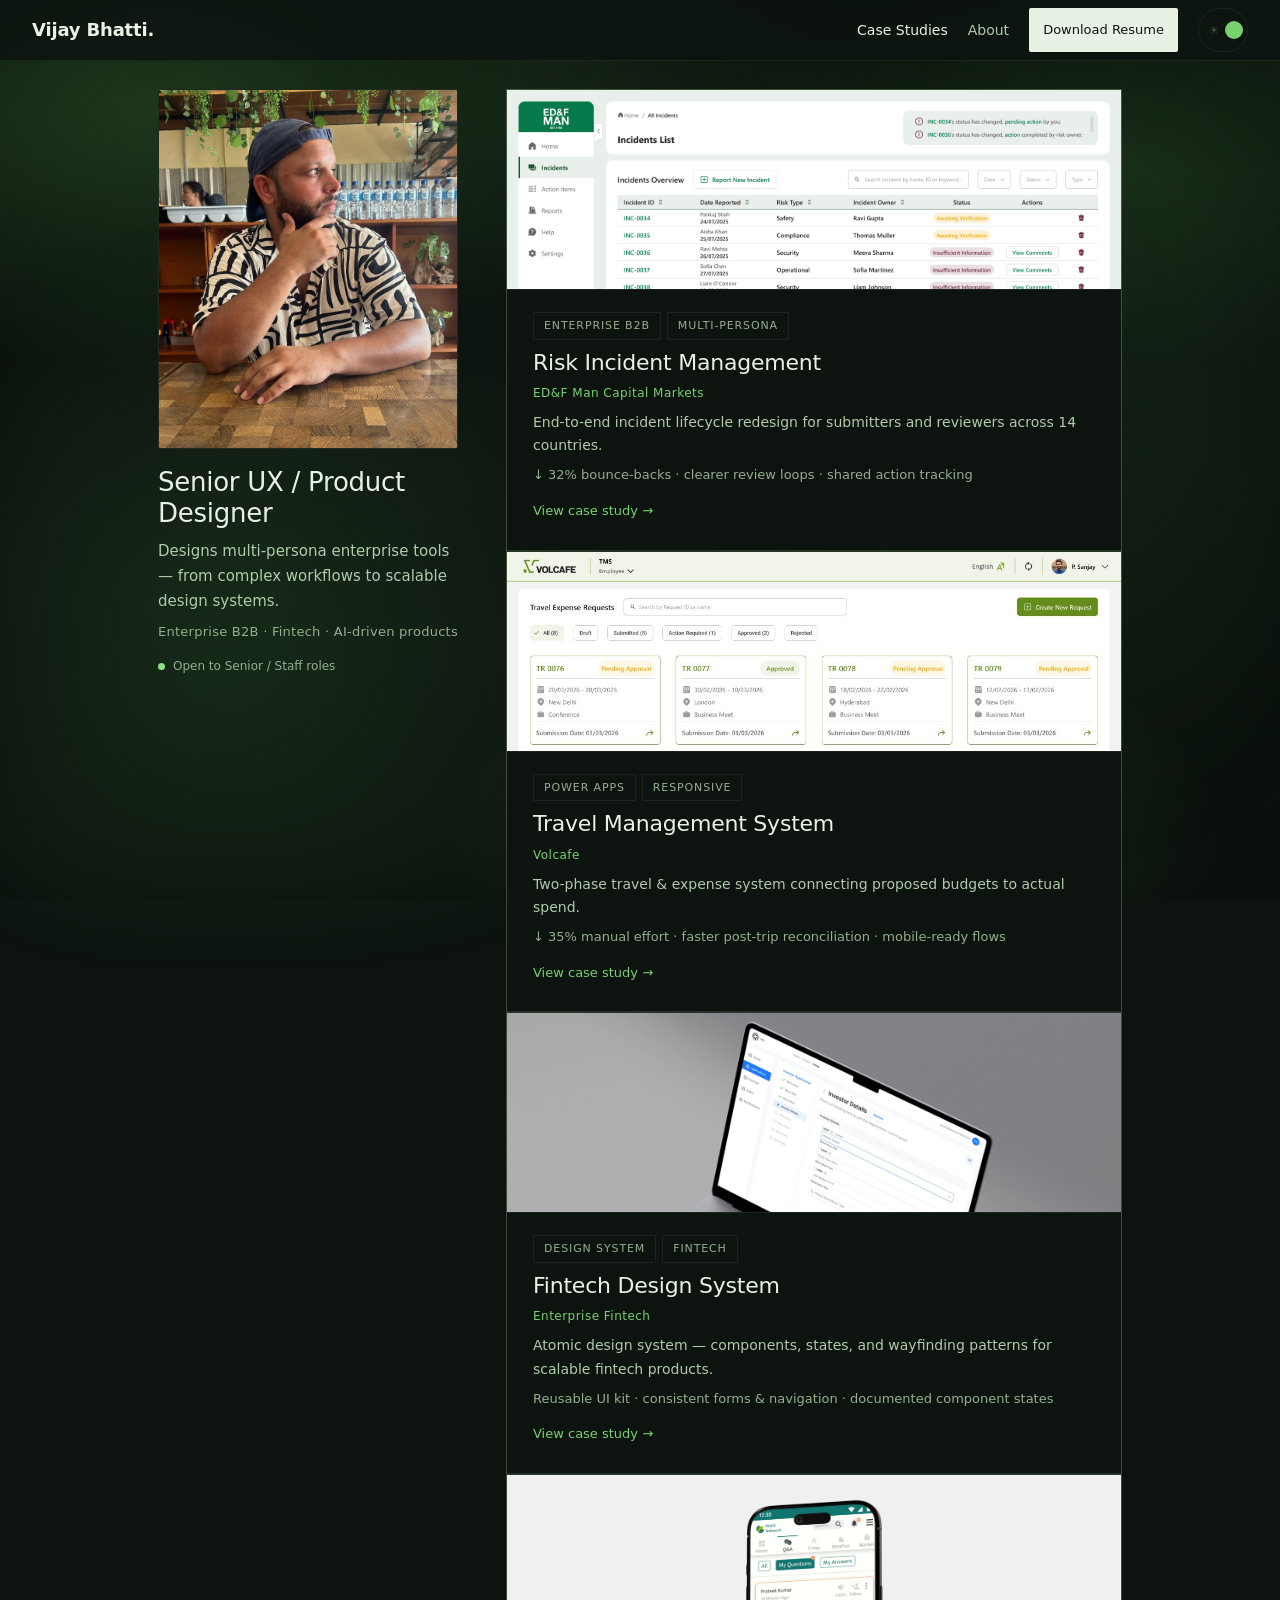
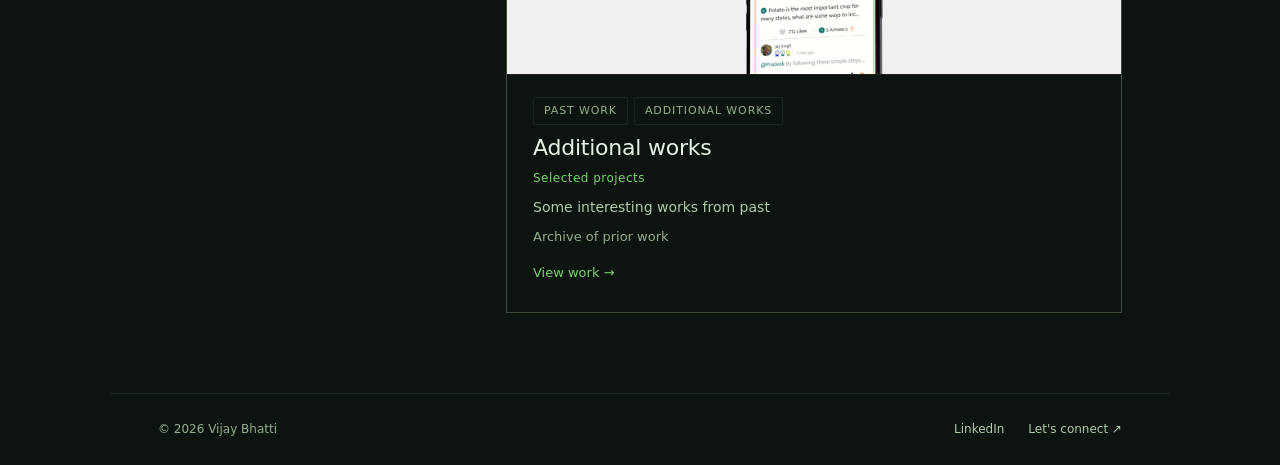
<file: index.html>
<!DOCTYPE html>
<html lang="en">
<head>
<meta charset="UTF-8">
<meta name="viewport" content="width=device-width, initial-scale=1.0">
<title>Vijay Bhatti — Product Designer</title>
<style>
*,*::before,*::after{box-sizing:border-box;margin:0;padding:0}
:root{
  --bg:#FFFFFF;--bg-alt:#EEEAE2;--bg-dark:#151C13;
  --ink:#1A2018;--ink2:#3F463D;--ink3:#4F574E;
  --g:#1E4A1C;--gl:#2D5A27;--gx:#E6F0E4;
  --w:#C4592A;--border:rgba(26,32,24,.10);--bm:rgba(26,32,24,.16);
  --serif:'Segoe UI',system-ui,sans-serif;
  --sans:'Segoe UI',system-ui,sans-serif;
  --wide:1060px;
}
html{scroll-behavior:smooth;min-height:100%}
body{position:relative;min-height:100vh;background:var(--bg);color:var(--ink);font-family:var(--sans);font-weight:300;font-size:17px;line-height:1.75;-webkit-font-smoothing:antialiased}
body::before,body::after{content:"";position:fixed;inset:0;pointer-events:none}
body::before{z-index:-2;background:radial-gradient(ellipse 72% 52% at 8% 8%,rgba(74,138,66,.16) 0%,transparent 58%),radial-gradient(ellipse 58% 44% at 92% 14%,rgba(45,90,39,.1) 0%,transparent 54%),radial-gradient(ellipse 64% 48% at 72% 88%,rgba(196,89,42,.06) 0%,transparent 56%),radial-gradient(ellipse 80% 60% at 40% 55%,rgba(230,240,228,.55) 0%,transparent 70%),linear-gradient(155deg,#fff 0%,#f6faf5 38%,#fff 72%,#f9fbf8 100%)}
body::after{z-index:-1;opacity:.78;filter:blur(52px);background:radial-gradient(circle at 20% 75%,rgba(88,170,80,.15) 0%,transparent 32%),radial-gradient(circle at 82% 35%,rgba(74,138,66,.11) 0%,transparent 36%),radial-gradient(circle at 55% 15%,rgba(45,90,39,.08) 0%,transparent 30%)}

[data-theme="dark"]{
  --bg:#0D1410;--bg-alt:#131A11;--bg-dark:#070C07;
  --ink:#E8F2E4;--ink2:#AFCBAA;--ink3:#93AF8E;
  --g:#78D070;--gl:#8AE082;--gx:rgba(88,170,80,.13);
  --w:#D87860;--border:rgba(188,228,180,.08);--bm:rgba(188,228,180,.14);
}
[data-theme="dark"] body::before{background:radial-gradient(ellipse 70% 50% at 12% 12%,rgba(88,170,80,.26) 0%,transparent 58%),radial-gradient(ellipse 60% 42% at 88% 18%,rgba(45,90,39,.32) 0%,transparent 54%),radial-gradient(ellipse 55% 40% at 65% 92%,rgba(112,194,102,.15) 0%,transparent 56%),linear-gradient(165deg,#080d08 0%,#0D1410 45%,#0a100c 100%)}
[data-theme="dark"] body::after{opacity:.92;background:radial-gradient(circle at 18% 72%,rgba(88,170,80,.18) 0%,transparent 34%),radial-gradient(circle at 82% 48%,rgba(70,130,62,.14) 0%,transparent 38%),radial-gradient(circle at 48% 8%,rgba(112,194,102,.1) 0%,transparent 28%)}
[data-theme="dark"] .wc{background:var(--bg)}
[data-theme="dark"] .wc:hover{background:var(--bg-alt)}

/* Above-the-fold two-column: intro left, case studies right */
.landing{
  max-width:var(--wide);
  margin:0 auto;
  padding:28px 48px 80px;
  display:grid;
  grid-template-columns:minmax(220px,300px) 1fr;
  gap:48px;
  align-items:start;
  min-height:calc(100dvh - var(--nav-h));
}
.intro{
  position:sticky;
  top:calc(var(--nav-h) + 16px);
  max-height:calc(100dvh - var(--nav-h) - 32px);
  display:flex;
  flex-direction:column;
}
.intro-photo{
  width:100%;
  max-height:min(42dvh,360px);
  aspect-ratio:3/4;
  object-fit:cover;
  object-position:center top;
  border-radius:2px;
  background:var(--bg-alt);
  border:1px solid var(--border);
  display:block;
  margin-bottom:18px;
  flex-shrink:1;
}
.intro-role{
  font-family:var(--serif);
  font-size:clamp(20px,2.2vw,26px);
  font-weight:400;
  line-height:1.2;
  color:var(--ink);
  margin-bottom:10px;
  letter-spacing:-.01em;
}
.intro-role em{font-style:italic;color:var(--g)}
.intro-work{
  font-size:15px;
  color:var(--ink2);
  line-height:1.65;
  margin-bottom:8px;
  font-weight:300;
}
.intro-industries{
  font-size:13px;
  color:var(--ink3);
  line-height:1.5;
  letter-spacing:.02em;
}
.intro-main{
  display:flex;
  flex-direction:column;
  flex:1;
  min-height:0;
}
.intro-copy{display:flex;flex-direction:column}
.intro-avail{
  display:inline-flex;
  align-items:center;
  gap:8px;
  margin-top:16px;
  font-size:12px;
  color:var(--ink3);
}
.intro-dot{width:7px;height:7px;border-radius:50%;background:var(--gl)}

/* Case study cards — earlier wc styling, stacked on the right */
.projects{
  display:flex;
  flex-direction:column;
  gap:2px;
  background:var(--bm);
  border:1px solid var(--bm);
}
.wc{
  background:var(--bg);
  text-decoration:none;
  display:flex;
  flex-direction:column;
  overflow:hidden;
  transition:background .2s,transform .35s ease,box-shadow .35s ease;
  position:relative;
  color:inherit;
}
.wc::after{
  content:"";
  position:absolute;
  inset:0;
  background:radial-gradient(120% 80% at 10% 0%,rgba(88,170,80,.12),transparent 55%);
  opacity:0;
  transition:opacity .35s ease;
  pointer-events:none;
}
.wc:hover{
  background:var(--bg-alt);
  transform:translateY(-4px);
  box-shadow:0 16px 36px rgba(26,32,24,.1);
}
.wc:hover::after{opacity:1}
.wc-thumb{
  overflow:hidden;
  border-bottom:1px solid var(--border);
  height:clamp(140px,16vw,200px);
  position:relative;
}
.wc-thumb img{
  width:100%;
  height:100%;
  object-fit:cover;
  object-position:top;
  transition:transform .9s ease;
  display:block;
}
.wc:hover .wc-thumb img{transform:scale(1.04)}
.wc-body{padding:22px 26px 28px;flex:1}
.wc-tags{display:flex;gap:6px;flex-wrap:wrap;margin-bottom:10px}
.wc-tag{
  font-size:10px;
  font-weight:500;
  letter-spacing:.1em;
  text-transform:uppercase;
  color:var(--ink3);
  padding:4px 10px;
  border:1px solid var(--border);
  border-radius:1px;
}
.wc-title{
  font-family:var(--serif);
  font-size:clamp(18px,2vw,22px);
  font-weight:400;
  line-height:1.2;
  color:var(--ink);
  margin-bottom:8px;
  letter-spacing:-.01em;
}
.wc-client{font-size:12px;font-weight:500;color:var(--g);margin-bottom:8px;letter-spacing:.04em}
.wc-desc{font-size:14px;line-height:1.75;color:var(--ink2);margin:0}
.wc-results{font-size:13px;color:var(--ink3);margin-top:8px;line-height:1.5}
.wc-cta{
  display:flex;
  align-items:center;
  gap:8px;
  margin-top:16px;
  font-size:13px;
  font-weight:500;
  color:var(--g);
  transition:gap .2s;
}
.wc:hover .wc-cta{gap:12px}

footer{
  border-top:1px solid var(--border);
  padding:26px 48px;
  display:flex;
  justify-content:space-between;
  align-items:center;
  max-width:var(--wide);
  margin:0 auto;
}
.fc{font-size:12px;color:var(--ink3)}
.flinks{display:flex;gap:24px}
.fa{font-size:12px;color:var(--ink2);text-decoration:none;transition:color .2s}
.fa:hover{color:var(--ink)}

@media(max-width:900px){
  .landing{
    grid-template-columns:1fr;
    gap:16px;
    padding:16px 20px 48px;
    min-height:auto;
  }
  .intro{
    position:static;
    max-height:none;
  }
  .intro-dot{width:6px;height:6px}
  .wc-thumb{height:clamp(100px,26vw,132px)}
  .wc-body{padding:16px 18px 20px}
  footer{padding:24px 20px;flex-direction:column;gap:12px;align-items:flex-start}
}
@media(max-width:768px){
  .intro{gap:14px}
  .intro-main{
    flex-direction:row;
    align-items:center;
    gap:16px;
  }
  .intro-photo{
    width:32%;
    max-width:108px;
    min-width:80px;
    max-height:none;
    aspect-ratio:3/4;
    margin-bottom:0;
    flex-shrink:0;
    align-self:center;
  }
  .intro-copy{
    flex:1;
    min-width:0;
    justify-content:center;
    gap:6px;
  }
  .intro-role{
    font-size:17px;
    line-height:1.2;
    margin-bottom:0;
  }
  .intro-work{
    font-size:12.5px;
    line-height:1.45;
    margin-bottom:0;
  }
  .intro-industries{
    font-size:11px;
    line-height:1.35;
  }
  .intro-avail{
    margin-top:0;
    width:100%;
    font-size:11px;
    gap:6px;
  }
}
@media(max-width:560px){
  .landing{padding:12px 16px 40px;gap:14px}
  .intro{gap:12px}
  .intro-main{gap:14px}
  .intro-photo{
    max-width:96px;
    min-width:72px;
  }
  .intro-role{font-size:16px}
  .intro-work{font-size:12px;line-height:1.4}
  .intro-industries{font-size:10px}
  .intro-avail{font-size:10px}
  .wc-thumb{height:clamp(92px,24vw,120px)}
  .wc-body{padding:14px 16px 18px}
  .wc-title{font-size:17px;margin-bottom:6px}
  .wc-desc{font-size:13px;line-height:1.6}
}
</style>
<link rel="stylesheet" href="site-a11y.css">
<link rel="stylesheet" href="site-nav.css">
</head>
<body>
<a class="skip-link" href="#main">Skip to content</a>

<nav id="nav">
  <a href="index.html" class="nlogo">Vijay Bhatti.</a>
  <div class="nav-bar-actions">
    <a href="VijayBhatti_Resume.pdf" class="btn-resume nav-resume-out" download="VijayBhatti_Resume.pdf">Download Resume</a>
    <button type="button" class="nav-toggle" id="nav-toggle" aria-expanded="false" aria-controls="nav-menu" aria-label="Open menu">
      <span class="nav-toggle-icon" aria-hidden="true">
        <span class="nav-toggle-bar"></span>
        <span class="nav-toggle-bar"></span>
        <span class="nav-toggle-bar"></span>
      </span>
    </button>
  </div>
  <div class="nr" id="nav-menu" role="navigation" aria-label="Main">
    <a href="index.html#case-studies" class="nl active">Case Studies</a>
    <a href="about.html" class="nl">About</a>
    <a href="VijayBhatti_Resume.pdf" class="btn-resume nav-resume-in" download="VijayBhatti_Resume.pdf">Download Resume</a>
    <div class="nav-menu-theme">
      <span class="nav-theme-label" id="nav-theme-label">Theme</span>
      <button class="theme-toggle" id="theme-toggle" aria-labelledby="nav-theme-label" aria-label="Toggle dark mode" onclick="toggleTheme()">
        <div class="theme-toggle-track">
          <span class="tt-sun">☀</span>
          <span class="tt-moon">☾</span>
        </div>
        <div class="theme-toggle-thumb"></div>
      </button>
    </div>
  </div>
  <button type="button" class="nav-backdrop" id="nav-backdrop" aria-hidden="true" tabindex="-1"></button>
</nav>

<main class="landing" id="main">
  <aside class="intro">
    <div class="intro-main">
      <img class="intro-photo" src="assets/images/profile-about.png" alt="Vijay Bhatti">
      <div class="intro-copy">
        <div class="intro-role">Senior UX / Product Designer</div>
        <div class="intro-work">Designs multi-persona enterprise tools — from complex workflows to scalable design systems.</div>
        <div class="intro-industries">Enterprise B2B · Fintech · AI-driven products</div>
      </div>
    </div>
    <div class="intro-avail"><span class="intro-dot"></span>Open to Senior / Staff roles</div>
  </aside>

  <section class="projects" id="case-studies" aria-label="Case studies">
    <a class="wc" href="edm-case-study-final.html">
      <div class="wc-thumb">
        <img src="assets/images/Incidents-Home.jpg" alt="Risk Incident Management screens">
      </div>
      <div class="wc-body">
        <div class="wc-tags">
          <span class="wc-tag">Enterprise B2B</span>
          <span class="wc-tag">Multi-persona</span>
        </div>
        <div class="wc-title">Risk Incident Management</div>
        <div class="wc-client">ED&amp;F Man Capital Markets</div>
        <p class="wc-desc">End-to-end incident lifecycle redesign for submitters and reviewers across 14 countries.</p>
        <div class="wc-results">↓ 32% bounce-backs · clearer review loops · shared action tracking</div>
        <div class="wc-cta">View case study →</div>
      </div>
    </a>

    <a class="wc" href="tms-case-study.html">
      <div class="wc-thumb">
        <img src="assets/images/tms-employee-dashboard.png" alt="Travel Management System dashboard">
      </div>
      <div class="wc-body">
        <div class="wc-tags">
          <span class="wc-tag">Power Apps</span>
          <span class="wc-tag">Responsive</span>
        </div>
        <div class="wc-title">Travel Management System</div>
        <div class="wc-client">Volcafe</div>
        <p class="wc-desc">Two-phase travel &amp; expense system connecting proposed budgets to actual spend.</p>
        <div class="wc-results">↓ 35% manual effort · faster post-trip reconciliation · mobile-ready flows</div>
        <div class="wc-cta">View case study →</div>
      </div>
    </a>

    <a class="wc" href="fds-design.html" id="project-fds">
      <div class="wc-thumb">
        <img src="assets/Icons%20for%20fds-design/Case%20stuty%20hero_fds.png" alt="Fintech Design System product UI">
      </div>
      <div class="wc-body">
        <div class="wc-tags">
          <span class="wc-tag">Design System</span>
          <span class="wc-tag">Fintech</span>
        </div>
        <div class="wc-title">Fintech Design System</div>
        <div class="wc-client">Enterprise Fintech</div>
        <p class="wc-desc">Atomic design system — components, states, and wayfinding patterns for scalable fintech products.</p>
        <div class="wc-results">Reusable UI kit · consistent forms &amp; navigation · documented component states</div>
        <div class="wc-cta">View case study →</div>
      </div>
    </a>

    <a class="wc" href="notion-case-study.html" id="project-notion">
      <div class="wc-thumb">
        <img src="assets/images/Krishi%20Mockup.png" alt="Additional works — Krishi Mockup cover">
      </div>
      <div class="wc-body">
        <div class="wc-tags">
          <span class="wc-tag">Past work</span>
          <span class="wc-tag">Additional works</span>
        </div>
        <div class="wc-title">Additional works</div>
        <div class="wc-client">Selected projects</div>
        <p class="wc-desc">Some interesting works from past</p>
        <div class="wc-results">Archive of prior work</div>
        <div class="wc-cta">View work →</div>
      </div>
    </a>
  </section>
</main>

<footer>
  <span class="fc">© 2026 Vijay Bhatti</span>
  <div class="flinks">
    <a href="https://www.linkedin.com/in/vijay-bhatti-hfi-cua%E2%84%A2-4a036782" class="fa" target="_blank" rel="noopener">LinkedIn</a>
    <a href="mailto:vijaybhatti1992@gmail.com" class="fa">Let's connect ↗</a>
  </div>
</footer>

<script src="site-nav.js" defer></script>
<script>
(function(){var t=sessionStorage.getItem('vbt')||'dark';if(t==='dark')document.documentElement.setAttribute('data-theme','dark');})();
function toggleTheme(){var d=document.documentElement.getAttribute('data-theme')==='dark';if(d){document.documentElement.removeAttribute('data-theme');sessionStorage.setItem('vbt','light');}else{document.documentElement.setAttribute('data-theme','dark');sessionStorage.setItem('vbt','dark');}}
</script>
</body>
</html>
</file>
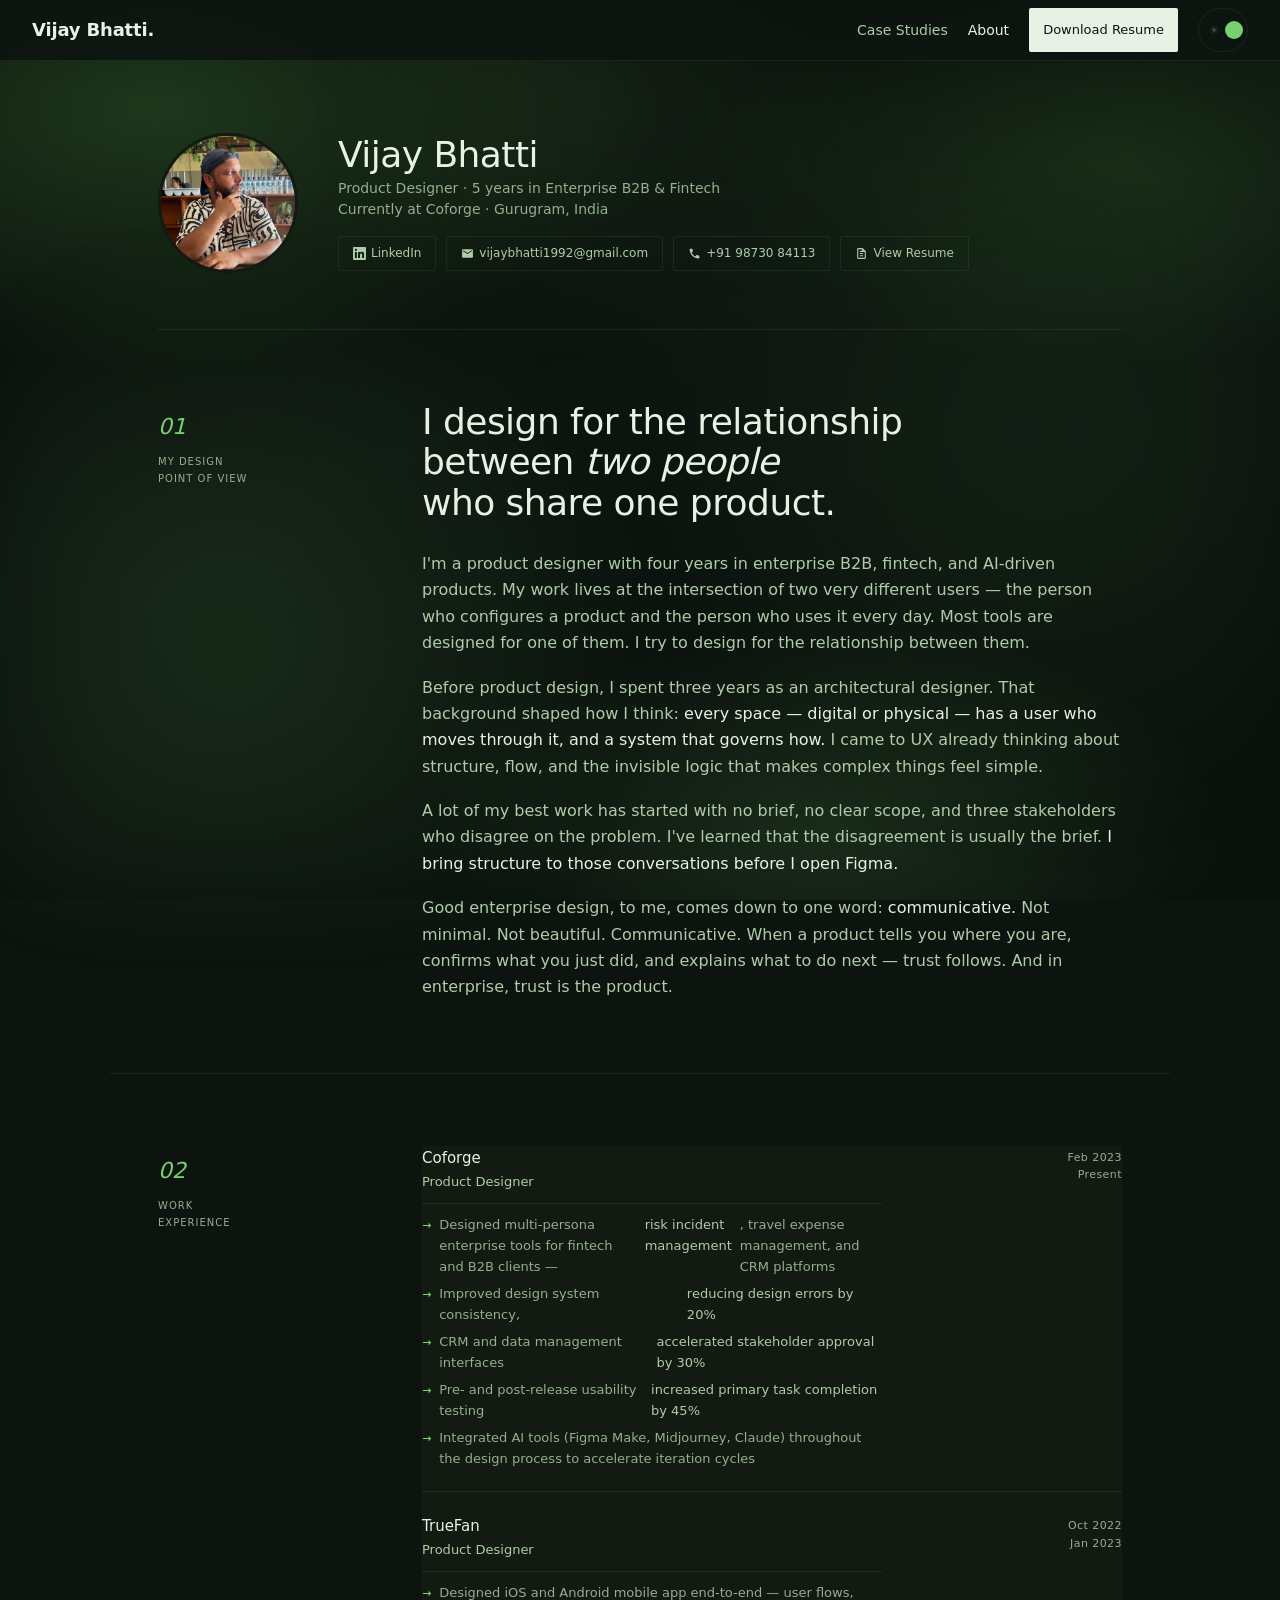
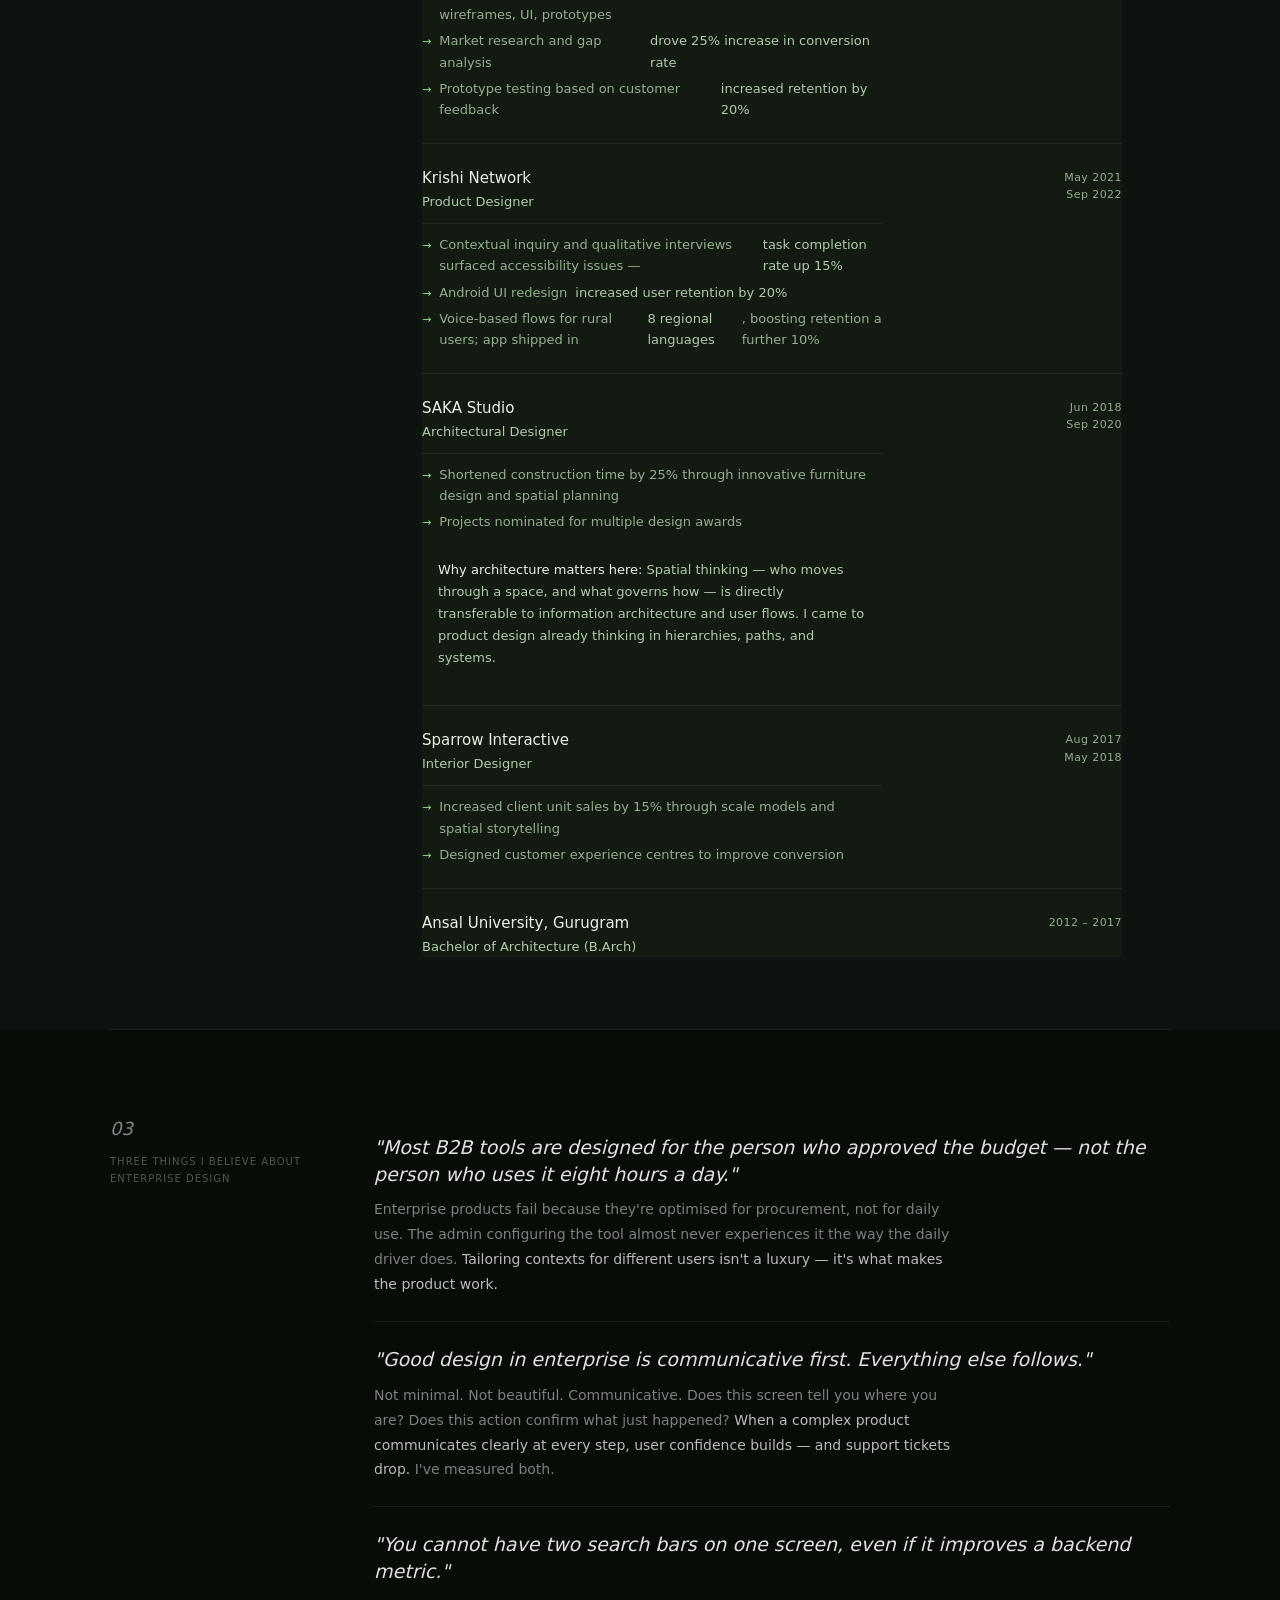
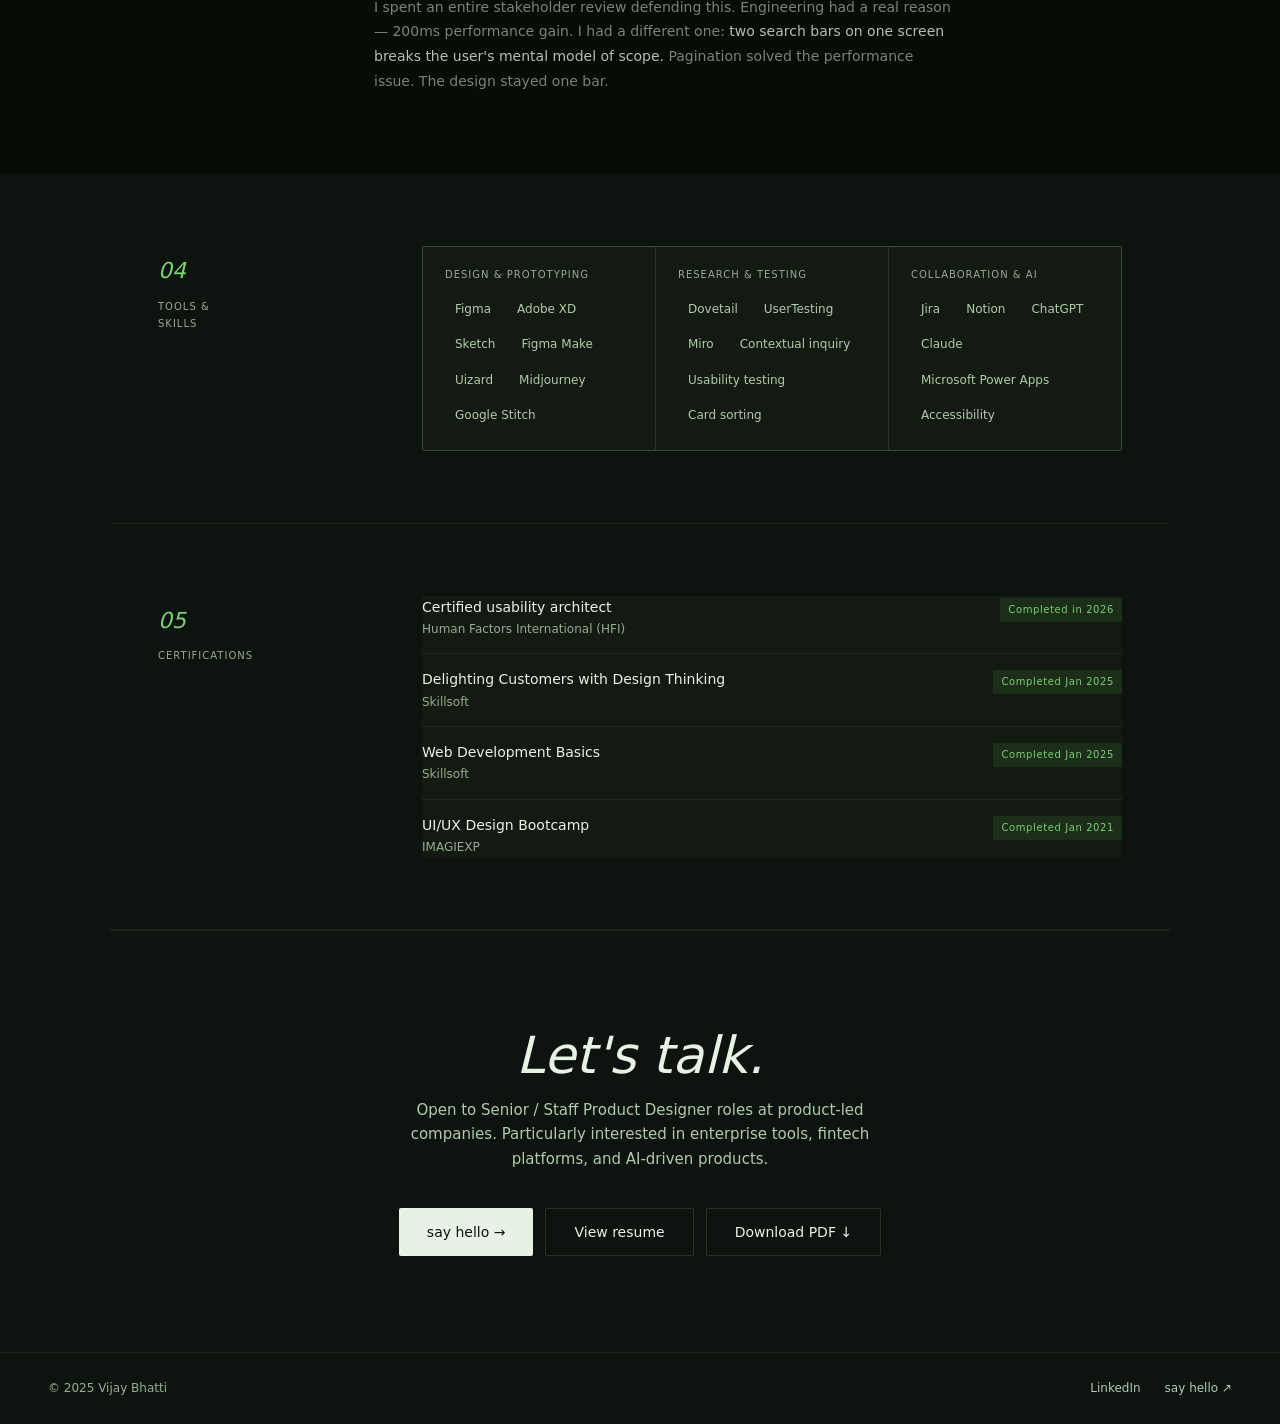
<file: about.html>
<!DOCTYPE html>
<html lang="en">
<head>
<meta charset="UTF-8">
<meta name="viewport" content="width=device-width, initial-scale=1.0">
<title>About — Vijay Bhatti · Product Designer</title>
<meta name="description" content="Vijay Bhatti — Product Designer specialising in enterprise B2B and multi-persona products. 5 years experience. Currently at Coforge.">
<style>
*,*::before,*::after{box-sizing:border-box;margin:0;padding:0}
:root{
  --bg:#FFFFFF;--bg-alt:#EEEAE2;--bg-dark:#151C13;
  --ink:#1A2018;--ink2:#3F463D;--ink3:#4F574E;
  --g:#1E4A1C;--gl:#4A8A42;--gx:#E6F0E4;
  --w:#C4592A;--border:rgba(26,32,24,.10);--bm:rgba(26,32,24,.16);
  --serif:'Segoe UI',system-ui,sans-serif;--sans:'Segoe UI',system-ui,sans-serif;--wide:1060px;
}
html{scroll-behavior:smooth;min-height:100%}
body{position:relative;min-height:100vh;background:var(--bg);color:var(--ink);font-family:var(--sans);font-weight:400;font-size:16px;line-height:1.6;-webkit-font-smoothing:antialiased}
body::before,body::after{content:"";position:fixed;inset:0;pointer-events:none}
body::before{z-index:-2;background:radial-gradient(ellipse 72% 52% at 8% 8%,rgba(74,138,66,.16) 0%,transparent 58%),radial-gradient(ellipse 58% 44% at 92% 14%,rgba(45,90,39,.1) 0%,transparent 54%),radial-gradient(ellipse 64% 48% at 72% 88%,rgba(196,89,42,.06) 0%,transparent 56%),radial-gradient(ellipse 80% 60% at 40% 55%,rgba(230,240,228,.55) 0%,transparent 70%),linear-gradient(155deg,#fff 0%,#f6faf5 38%,#fff 72%,#f9fbf8 100%)}
body::after{z-index:-1;opacity:.78;filter:blur(52px);background:radial-gradient(circle at 20% 75%,rgba(88,170,80,.15) 0%,transparent 32%),radial-gradient(circle at 82% 35%,rgba(74,138,66,.11) 0%,transparent 36%),radial-gradient(circle at 55% 15%,rgba(45,90,39,.08) 0%,transparent 30%)}
[data-theme="dark"] body::before{background:radial-gradient(ellipse 70% 50% at 12% 12%,rgba(88,170,80,.26) 0%,transparent 58%),radial-gradient(ellipse 60% 42% at 88% 18%,rgba(45,90,39,.32) 0%,transparent 54%),radial-gradient(ellipse 55% 40% at 65% 92%,rgba(112,194,102,.15) 0%,transparent 56%),linear-gradient(165deg,#080d08 0%,#0D1410 45%,#0a100c 100%)}
[data-theme="dark"] body::after{opacity:.92;background:radial-gradient(circle at 18% 72%,rgba(88,170,80,.18) 0%,transparent 34%),radial-gradient(circle at 82% 48%,rgba(70,130,62,.14) 0%,transparent 38%),radial-gradient(circle at 48% 8%,rgba(112,194,102,.1) 0%,transparent 28%)}
#prog{position:fixed;top:0;left:0;right:0;z-index:200;height:2px;width:0;background:var(--g);transition:width .08s linear}
p{font-size:16px;line-height:1.6;color:var(--ink2);margin-bottom:18px}
p strong{color:var(--ink);font-weight:500}
p:last-child{margin-bottom:0}
footer{border-top:1px solid var(--border);padding:26px 48px;display:flex;justify-content:space-between;align-items:center}
.fc{font-size:12px;color:var(--ink3)}
.flinks{display:flex;gap:24px}
.fa{font-size:12px;color:var(--ink2);text-decoration:none;transition:color .2s}
.fa:hover{color:var(--ink)}
@keyframes fu{from{opacity:0;transform:translateY(14px)}to{opacity:1;transform:none}}

/* ── HERO ── */
.a-hero{padding:72px 48px 0;max-width:var(--wide);margin:0 auto}

/* Photo + identity top strip */
.identity-strip{display:grid;grid-template-columns:auto 1fr;gap:40px;align-items:center;padding-bottom:56px;border-bottom:1px solid var(--border);opacity:0;animation:fu .7s ease .1s forwards}
.avatar{width:140px;height:140px;border-radius:50%;overflow:hidden;flex-shrink:0;border:3px solid var(--bg-alt)}
.avatar img{width:100%;height:100%;object-fit:cover;object-position:center top}
.id-right{}
.id-name{font-family:var(--serif);font-size:36px;font-weight:400;line-height:1.1;letter-spacing:-.015em;color:var(--ink);margin-bottom:4px}
.id-title{font-size:14px;color:var(--ink3);margin-bottom:16px;line-height:1.5}
.id-links{display:flex;gap:10px;flex-wrap:wrap}
.id-link{font-size:12px;font-weight:400;color:var(--ink2);text-decoration:none;padding:7px 14px;border:1px solid var(--border);border-radius:2px;display:flex;align-items:center;gap:5px;transition:border-color .2s,color .2s}
.id-link:hover{border-color:var(--bm);color:var(--ink)}
.id-link svg{width:13px;height:13px;fill:currentColor;flex-shrink:0}

/* POV section */
.pov-section{max-width:var(--wide);margin:0 auto;padding:72px 48px;display:grid;grid-template-columns:200px 1fr;gap:0 64px;border-bottom:1px solid var(--border);opacity:0;transform:translateY(16px);transition:opacity .6s,transform .6s}
.pov-section.v{opacity:1;transform:none}
.sec-label{font-size:10px;font-weight:500;letter-spacing:.1em;text-transform:uppercase;color:var(--ink3);padding-top:6px;line-height:1.7}
.sec-label span{display:block;font-family:var(--serif);font-size:22px;font-style:italic;font-weight:400;color:var(--g);margin-bottom:8px;letter-spacing:0;text-transform:none}
.pov-heading{font-family:var(--serif);font-size:clamp(26px,3vw,36px);font-weight:400;line-height:1.12;letter-spacing:-.015em;color:var(--ink);margin-bottom:28px}
.pov-heading em{font-style:italic}

/* ── GENERIC SECTION ── */
.sec{max-width:var(--wide);margin:0 auto;padding:72px 48px;display:grid;grid-template-columns:200px 1fr;gap:0 64px;border-bottom:1px solid var(--border);opacity:0;transform:translateY(16px);transition:opacity .6s,transform .6s}
.sec.v{opacity:1;transform:none}
.sec:last-of-type{border-bottom:none}

/* ── EXPERIENCE ── */
.exp-list{display:flex;flex-direction:column;gap:0}
.exp-item{display:flex;justify-content:space-between;align-items:flex-start;padding:22px 0;border-bottom:1px solid var(--border)}
.exp-item:first-child{padding-top:0}
.exp-item:last-child{border-bottom:none;padding-bottom:0}
.exp-co{font-size:15px;font-weight:500;color:var(--ink);margin-bottom:2px}
.exp-role{font-size:13px;color:var(--ink2);margin-bottom:0}
.exp-years{font-size:11px;color:var(--ink3);white-space:nowrap;padding-top:3px;letter-spacing:.04em;text-align:right;flex-shrink:0;margin-left:20px}
.exp-bullets{list-style:none;display:flex;flex-direction:column;gap:5px;margin-top:10px;padding-top:10px;border-top:1px solid var(--border);max-width:460px}
.exp-bullet{font-size:13px;color:var(--ink3);line-height:1.65;display:flex;gap:8px}
.exp-bullet::before{content:"→";color:var(--gl);flex-shrink:0;font-size:11px;margin-top:3px}
.exp-bullet strong{color:var(--ink2);font-weight:500}
.arch-note{margin-top:12px;padding:14px 16px;background:var(--bg-alt);border-radius:2px;font-size:13px;color:var(--ink2);line-height:1.7;max-width:460px}
.arch-note strong{color:var(--ink);font-weight:500}

/* ── BELIEFS (dark) ── */
.beliefs-wrap{background:var(--bg-dark);padding:80px 48px;opacity:0;transform:translateY(16px);transition:opacity .6s,transform .6s}
.beliefs-wrap.v{opacity:1;transform:none}
.beliefs-inner{max-width:var(--wide);margin:0 auto;display:grid;grid-template-columns:200px 1fr;gap:0 64px}
.b-label{font-size:10px;font-weight:500;letter-spacing:.1em;text-transform:uppercase;color:rgba(255,255,255,.3);padding-top:4px;line-height:1.7}
.b-label span{display:block;font-family:var(--serif);font-size:18px;font-style:italic;font-weight:400;color:rgba(255,255,255,.5);margin-bottom:8px;letter-spacing:0;text-transform:none}
.beliefs{display:flex;flex-direction:column;gap:0}
.belief{padding:24px 0;border-bottom:1px solid rgba(255,255,255,.07)}
.belief:last-child{border-bottom:none;padding-bottom:0}
.belief-q{font-family:var(--serif);font-size:19px;font-style:italic;color:rgba(255,255,255,.88);line-height:1.4;margin-bottom:10px}
.belief-a{font-size:14px;line-height:1.78;color:rgba(255,255,255,.48);max-width:580px;margin:0}
.belief-a strong{color:rgba(255,255,255,.72);font-weight:500}

/* ── TOOLS ── */
.tools-grid{display:grid;grid-template-columns:1fr 1fr 1fr;gap:1px;background:var(--bm);border:1px solid var(--bm);border-radius:2px;overflow:hidden}
.tg{background:var(--bg);padding:20px 22px}
.tg-l{font-size:10px;font-weight:500;letter-spacing:.1em;text-transform:uppercase;color:var(--ink3);margin-bottom:12px}
.tg-tags{display:flex;flex-wrap:wrap;gap:6px}
.tg-t{font-size:12px;color:var(--ink2);padding:5px 10px;background:var(--bg-alt);border-radius:1px}

/* ── CERTS ── */
.cert-list{display:flex;flex-direction:column;gap:0}
.cert-item{display:flex;justify-content:space-between;align-items:flex-start;padding:14px 0;border-bottom:1px solid var(--border)}
.cert-item:first-child{padding-top:0}
.cert-item:last-child{border-bottom:none;padding-bottom:0}
.cert-name{font-size:14px;font-weight:400;color:var(--ink);margin-bottom:2px}
.cert-org{font-size:12px;color:var(--ink3)}
.cert-badge{font-size:10px;font-weight:500;letter-spacing:.06em;white-space:nowrap;padding:4px 8px;border-radius:1px;margin-left:16px;flex-shrink:0;margin-top:2px}
.cert-badge.done{background:var(--gx);color:var(--g)}
.cert-badge.prog{background:#FFF0D8;color:#9A5A14}

/* ── CTA ── */
.cta-sec{max-width:var(--wide);margin:0 auto;padding:96px 48px;text-align:center;border-top:1px solid var(--border);opacity:0;transform:translateY(16px);transition:opacity .6s,transform .6s}
.cta-sec.v{opacity:1;transform:none}
.cta-h{font-family:var(--serif);font-size:clamp(32px,4vw,52px);font-weight:400;font-style:italic;color:var(--ink);margin-bottom:14px;line-height:1.1}
.cta-sub{font-size:15px;color:var(--ink2);margin-bottom:36px;line-height:1.65;max-width:500px;margin-left:auto;margin-right:auto}
.cta-btns{display:flex;gap:12px;justify-content:center;flex-wrap:wrap}
.btn-p{display:inline-flex;align-items:center;gap:8px;padding:13px 28px;background:var(--ink);color:var(--bg);font-size:14px;font-weight:400;text-decoration:none;border-radius:2px;transition:background .2s}
.btn-p:hover{background:var(--g)}
.btn-s{display:inline-flex;align-items:center;gap:8px;padding:12px 28px;background:transparent;color:var(--ink);font-size:14px;font-weight:400;text-decoration:none;border:1px solid var(--bm);border-radius:2px;transition:border-color .2s}
.btn-s:hover{border-color:var(--ink)}

@media(max-width:760px){
  .a-hero{padding:130px 20px 0}
  .identity-strip{grid-template-columns:1fr;gap:24px;text-align:center}
  .id-links{justify-content:center}
  .avatar{margin:0 auto}
  .pov-section,.sec{padding:56px 20px;grid-template-columns:1fr;gap:20px}
  .beliefs-wrap{padding:56px 20px}
  .beliefs-inner{grid-template-columns:1fr;gap:20px}
  .tools-grid{grid-template-columns:1fr}
  .cta-sec{padding:72px 20px}
  footer{padding:24px 20px;flex-direction:column;gap:12px;align-items:flex-start}
}

/* ─── DARK MODE VARIABLES ─── */
[data-theme="dark"] {
  --bg:     #0D1410;
  --bg-alt: #131A11;
  --bg-dark:#070C07;
  --ink:    #E8F2E4;
  --ink2:   #AFCBAA;
  --ink3:   #93AF8E;
  --g:      #78D070;
  --gl:     #70C266;
  --gx:     rgba(88,170,80,.13);
  --w:      #D87860;
  --border: rgba(188,228,180,.08);
  --bm:     rgba(188,228,180,.14);
}
[data-theme="dark"] body {
  color-scheme: dark;
}
/* Nav scrolled state in dark */
[data-theme="dark"] nav.sc {
  background: rgba(13,20,16,.93);
}
/* Cards / surface overrides */
[data-theme="dark"] .resume-card,
[data-theme="dark"] .wc,
[data-theme="dark"] .wc-body {
  background: var(--bg-alt);
}
[data-theme="dark"] .r-summary {
  background: rgba(88,170,80,.08);
}
/* White backgrounds that need overriding */
[data-theme="dark"] .r-body,
[data-theme="dark"] .mc,
[data-theme="dark"] .strat-card,
[data-theme="dark"] .sc2,
[data-theme="dark"] .pc,
[data-theme="dark"] .method,
[data-theme="dark"] .finding,
[data-theme="dark"] .tool-group,
[data-theme="dark"] .tg,
[data-theme="dark"] .ds-block,
[data-theme="dark"] .desk-card,
[data-theme="dark"] .metric,
[data-theme="dark"] .cert-item,
[data-theme="dark"] .beyond-card,
[data-theme="dark"] .tg,
[data-theme="dark"] .dec-kept,
[data-theme="dark"] .skill-tag,
[data-theme="dark"] .tg-t,
[data-theme="dark"] .screen-card,
[data-theme="dark"] .ta-step {
  background: var(--bg-alt);
}
[data-theme="dark"] .pc.a { background: rgba(88,170,80,.08); }
[data-theme="dark"] .p-card.admin,
[data-theme="dark"] .p-card.a { background: rgba(88,170,80,.08); }
[data-theme="dark"] .finding.w { background: rgba(196,89,42,.06); }
[data-theme="dark"] .arch-note { background: rgba(188,228,180,.05); }
[data-theme="dark"] .wf-card,
[data-theme="dark"] .wf { background: #111811; }
[data-theme="dark"] .wf-bar { background: #0D1510; }
[data-theme="dark"] .wf-field-input,
[data-theme="dark"] .wf-textarea { background: #0A1208; border-color: rgba(188,228,180,.18); }
[data-theme="dark"] .wf-stat,
[data-theme="dark"] .wf-notification { background: rgba(188,228,180,.05); border-color: rgba(188,228,180,.1); }
[data-theme="dark"] .wf-table { border-color: rgba(188,228,180,.1); }
[data-theme="dark"] .wf-thead,
[data-theme="dark"] .wf-sidebar-comments { background: rgba(88,170,80,.08); }
[data-theme="dark"] .wf-trow { border-color: rgba(188,228,180,.05); }
[data-theme="dark"] .wf-sub-steps { background: transparent; }
/* Dark section overrides — keep dark areas dark in dark mode */
[data-theme="dark"] .retro,
[data-theme="dark"] .beliefs-wrap,
[data-theme="dark"] .jm-wrap,
[data-theme="dark"] .r-header {
  background: var(--bg-dark);
}
/* Screen labels */
[data-theme="dark"] .desk-cap,
[data-theme="dark"] .mob-cap,
[data-theme="dark"] .screen-card-cap,
[data-theme="dark"] .ia-wrap,
[data-theme="dark"] .lofi-section,
[data-theme="dark"] .ds-wrap,
[data-theme="dark"] .about-strip {
  background: var(--bg-alt);
  border-color: var(--border);
}
/* Inputs on resume */
[data-theme="dark"] .resume-card { background: #0D1410; border-color: var(--bm); }
[data-theme="dark"] .cert-grid .cert-item { border-color: var(--border); }
/* Image full bleed sections */
[data-theme="dark"] .fb,
[data-theme="dark"] .image-full,
[data-theme="dark"] .cs-image-full { background: var(--bg-alt); }
/* Work cards on index */
[data-theme="dark"] .work-card,
[data-theme="dark"] .wc { background: var(--bg); }
[data-theme="dark"] .wc-ph { background: var(--bg-alt); }
[data-theme="dark"] .wc:hover { background: var(--bg-alt); }

/* ─── PHYSICS CURSOR BALL ─── */
#cursor-ball {
  position: fixed;
  top: 0; left: 0;
  width: 14px; height: 14px;
  border-radius: 50%;
  background: var(--g);
  opacity: .65;
  pointer-events: none;
  z-index: 9999;
  will-change: transform;
  box-shadow: 0 0 0 3px var(--gx);
  transition: opacity .3s, width .2s, height .2s, box-shadow .2s;
  display: none;
}
#cursor-ball.active { display: block; }
#cursor-ball.hovering {
  width: 28px; height: 28px;
  opacity: .25;
  box-shadow: 0 0 0 6px var(--gx);
}
@media (pointer: coarse) { #cursor-ball { display: none !important; } }

/* ─── DARK THEME VARIABLES ─── */
[data-theme="dark"]{
  --bg:#0D1410;--bg-alt:#131A11;--bg-dark:#070C07;
  --ink:#E8F2E4;--ink2:#AFCBAA;--ink3:#93AF8E;
  --g:#78D070;--gl:#8AE082;--gx:rgba(88,170,80,.13);
  --w:#D87860;--border:rgba(188,228,180,.08);--bm:rgba(188,228,180,.14);
}
[data-theme="dark"] body{color-scheme:dark}
[data-theme="dark"] nav.sc{background:rgba(13,20,16,.94)}
[data-theme="dark"] .mc,[data-theme="dark"] .sc2,[data-theme="dark"] .pc,
[data-theme="dark"] .pc.b,[data-theme="dark"] .method,[data-theme="dark"] .finding,
[data-theme="dark"] .tg,[data-theme="dark"] .ds-block,[data-theme="dark"] .desk-card,
[data-theme="dark"] .metric,[data-theme="dark"] .cert-item,[data-theme="dark"] .beyond-card,
[data-theme="dark"] .dec-kept,[data-theme="dark"] .skill-tag,[data-theme="dark"] .tg-t,
[data-theme="dark"] .screen-card,[data-theme="dark"] .ta-step,
[data-theme="dark"] .tool-group,[data-theme="dark"] .strat-card,
[data-theme="dark"] .cert-list .cert-item,[data-theme="dark"] .exp-item,
[data-theme="dark"] .arch-note,[data-theme="dark"] .killed-item{background:var(--bg-alt)}
[data-theme="dark"] .pc.a,[data-theme="dark"] .p-card.admin,
[data-theme="dark"] .p-card.a{background:rgba(88,170,80,.08)}
[data-theme="dark"] .finding.w,[data-theme="dark"] .finding.warn{background:rgba(196,89,42,.06)}
[data-theme="dark"] .work-card,[data-theme="dark"] .wc{background:var(--bg)}
[data-theme="dark"] .wc:hover,[data-theme="dark"] .wc-ph{background:var(--bg-alt)}
[data-theme="dark"] .wc-body{background:transparent}
[data-theme="dark"] .retro,[data-theme="dark"] .beliefs-wrap,
[data-theme="dark"] .jm-wrap,[data-theme="dark"] .r-header{background:var(--bg-dark)}
[data-theme="dark"] .ia-wrap,[data-theme="dark"] .lofi-section,
[data-theme="dark"] .ds-wrap,[data-theme="dark"] .about-strip,
[data-theme="dark"] .tf-wrap{background:var(--bg-alt)}
[data-theme="dark"] .desk-cap,[data-theme="dark"] .mob-cap,
[data-theme="dark"] .screen-card-cap{background:var(--bg-alt);border-color:var(--border)}
[data-theme="dark"] .resume-card{background:#0D1410;border-color:var(--bm)}
[data-theme="dark"] .r-summary{background:rgba(88,170,80,.08)}
[data-theme="dark"] .wf,[data-theme="dark"] .wc-card{background:#111811}
[data-theme="dark"] .wf-bar{background:#0D1510}
[data-theme="dark"] .wf-thead,[data-theme="dark"] .wf-sidebar-comments{background:rgba(88,170,80,.08)}
/* cursor ball */
#vb-ball{
  position:fixed;top:0;left:0;width:13px;height:13px;border-radius:50%;
  background:var(--g);opacity:.6;pointer-events:none;z-index:9999;
  will-change:transform;box-shadow:0 0 0 3px var(--gx);
  transition:opacity .4s,width .18s,height .18s,box-shadow .18s;
  display:none;
}
#vb-ball.on{display:block}
#vb-ball.big{width:26px;height:26px;opacity:.22;box-shadow:0 0 0 7px var(--gx)}
@media(pointer:coarse){#vb-ball{display:none!important}}
</style>
<link rel="stylesheet" href="site-a11y.css">
<link rel="stylesheet" href="site-nav.css">
</head>
<body>
<a class="skip-link" href="#main">Skip to content</a>
<div id="prog"></div>

<nav id="nav">
  <a href="index.html" class="nlogo">Vijay Bhatti.</a>
  <div class="nav-bar-actions">
    <a href="VijayBhatti_Resume.pdf" class="btn-resume nav-resume-out" download="VijayBhatti_Resume.pdf">Download Resume</a>
    <button type="button" class="nav-toggle" id="nav-toggle" aria-expanded="false" aria-controls="nav-menu" aria-label="Open menu">
      <span class="nav-toggle-icon" aria-hidden="true">
        <span class="nav-toggle-bar"></span>
        <span class="nav-toggle-bar"></span>
        <span class="nav-toggle-bar"></span>
      </span>
    </button>
  </div>
  <div class="nr" id="nav-menu" role="navigation" aria-label="Main">
    <a href="index.html#case-studies" class="nl">Case Studies</a>
    <a href="about.html" class="nl active">About</a>
    <a href="VijayBhatti_Resume.pdf" class="btn-resume nav-resume-in" download="VijayBhatti_Resume.pdf">Download Resume</a>
    <div class="nav-menu-theme">
      <span class="nav-theme-label" id="nav-theme-label">Theme</span>
      <button class="theme-toggle" id="theme-toggle" aria-labelledby="nav-theme-label" aria-label="Toggle dark mode" onclick="toggleTheme()">
        <div class="theme-toggle-track">
          <span class="tt-sun">☀</span>
          <span class="tt-moon">☾</span>
        </div>
        <div class="theme-toggle-thumb"></div>
      </button>
    </div>
  </div>
  <button type="button" class="nav-backdrop" id="nav-backdrop" aria-hidden="true" tabindex="-1"></button>
</nav>

<!-- IDENTITY STRIP -->
<section class="a-hero" id="main">
  <div class="identity-strip">
    <div class="avatar">
      <img src="[data-uri]" alt="Vijay Bhatti">
    </div>
    <div class="id-right">
      <div class="id-name">Vijay Bhatti</div>
      <div class="id-title">Product Designer · 5 years in Enterprise B2B &amp; Fintech<br>Currently at Coforge · Gurugram, India</div>
      <div class="id-links">
        <a href="https://www.linkedin.com/in/vijay-bhatti-hfi-cua%E2%84%A2-4a036782" class="id-link" target="_blank">
          <svg viewBox="0 0 24 24"><path d="M20.447 20.452h-3.554v-5.569c0-1.328-.027-3.037-1.852-3.037-1.853 0-2.136 1.445-2.136 2.939v5.667H9.351V9h3.414v1.561h.046c.477-.9 1.637-1.85 3.37-1.85 3.601 0 4.267 2.37 4.267 5.455v6.286zM5.337 7.433a2.062 2.062 0 01-2.063-2.065 2.064 2.064 0 112.063 2.065zm1.782 13.019H3.555V9h3.564v11.452zM22.225 0H1.771C.792 0 0 .774 0 1.729v20.542C0 23.227.792 24 1.771 24h20.451C23.2 24 24 23.227 24 22.271V1.729C24 .774 23.2 0 22.222 0h.003z"/></svg>
          LinkedIn
        </a>
        <a href="mailto:vijaybhatti1992@gmail.com" class="id-link">
          <svg viewBox="0 0 24 24"><path d="M20 4H4c-1.1 0-2 .9-2 2v12c0 1.1.9 2 2 2h16c1.1 0 2-.9 2-2V6c0-1.1-.9-2-2-2zm0 4l-8 5-8-5V6l8 5 8-5v2z"/></svg>
          vijaybhatti1992@gmail.com
        </a>
        <a href="tel:+919873084113" class="id-link">
          <svg viewBox="0 0 24 24"><path d="M6.62 10.79c1.44 2.83 3.76 5.14 6.59 6.59l2.2-2.2c.27-.27.67-.36 1.02-.24 1.12.37 2.33.57 3.57.57.55 0 1 .45 1 1V20c0 .55-.45 1-1 1-9.39 0-17-7.61-17-17 0-.55.45-1 1-1h3.5c.55 0 1 .45 1 1 0 1.25.2 2.45.57 3.57.11.35.03.74-.25 1.02l-2.2 2.2z"/></svg>
          +91 98730 84113
        </a>
        <a href="resume.html" class="id-link">
          <svg viewBox="0 0 24 24"><path d="M14 2H6c-1.1 0-2 .9-2 2v16c0 1.1.9 2 2 2h12c1.1 0 2-.9 2-2V8l-6-6zm4 18H6V4h7v5h5v11zm-9-5h6v2H9v-2zm0-4h6v2H9v-2zm0-4h4v2H9V7z"/></svg>
          View Resume
        </a>
      </div>
    </div>
  </div>
</section>

<!-- POV -->
<div class="pov-section" id="pov">
  <div class="sec-label"><span>01</span>My design<br>point of view</div>
  <div>
    <h1 class="pov-heading">I design for the relationship<br>between <em>two people</em><br>who share one product.</h1>
    <p>I'm a product designer with four years in enterprise B2B, fintech, and AI-driven products. My work lives at the intersection of two very different users — the person who configures a product and the person who uses it every day. Most tools are designed for one of them. I try to design for the relationship between them.</p>
    <p>Before product design, I spent three years as an architectural designer. That background shaped how I think: <strong>every space — digital or physical — has a user who moves through it, and a system that governs how.</strong> I came to UX already thinking about structure, flow, and the invisible logic that makes complex things feel simple.</p>
    <p>A lot of my best work has started with no brief, no clear scope, and three stakeholders who disagree on the problem. I've learned that the disagreement is usually the brief. <strong>I bring structure to those conversations before I open Figma.</strong></p>
    <p>Good enterprise design, to me, comes down to one word: <strong>communicative.</strong> Not minimal. Not beautiful. Communicative. When a product tells you where you are, confirms what you just did, and explains what to do next — trust follows. And in enterprise, trust is the product.</p>
  </div>
</div>

<!-- EXPERIENCE -->
<div class="sec" id="exp">
  <div class="sec-label"><span>02</span>Work<br>experience</div>
  <div class="exp-list">

    <div class="exp-item">
      <div>
        <div class="exp-co">Coforge</div>
        <div class="exp-role">Product Designer</div>
        <ul class="exp-bullets">
          <li class="exp-bullet">Designed multi-persona enterprise tools for fintech and B2B clients — <strong>risk incident management</strong>, travel expense management, and CRM platforms</li>
          <li class="exp-bullet">Improved design system consistency, <strong>reducing design errors by 20%</strong></li>
          <li class="exp-bullet">CRM and data management interfaces <strong>accelerated stakeholder approval by 30%</strong></li>
          <li class="exp-bullet">Pre- and post-release usability testing <strong>increased primary task completion by 45%</strong></li>
          <li class="exp-bullet">Integrated AI tools (Figma Make, Midjourney, Claude) throughout the design process to accelerate iteration cycles</li>
        </ul>
      </div>
      <div class="exp-years">Feb 2023<br>Present</div>
    </div>

    <div class="exp-item">
      <div>
        <div class="exp-co">TrueFan</div>
        <div class="exp-role">Product Designer</div>
        <ul class="exp-bullets">
          <li class="exp-bullet">Designed iOS and Android mobile app end-to-end — user flows, wireframes, UI, prototypes</li>
          <li class="exp-bullet">Market research and gap analysis <strong>drove 25% increase in conversion rate</strong></li>
          <li class="exp-bullet">Prototype testing based on customer feedback <strong>increased retention by 20%</strong></li>
        </ul>
      </div>
      <div class="exp-years">Oct 2022<br>Jan 2023</div>
    </div>

    <div class="exp-item">
      <div>
        <div class="exp-co">Krishi Network</div>
        <div class="exp-role">Product Designer</div>
        <ul class="exp-bullets">
          <li class="exp-bullet">Contextual inquiry and qualitative interviews surfaced accessibility issues — <strong>task completion rate up 15%</strong></li>
          <li class="exp-bullet">Android UI redesign <strong>increased user retention by 20%</strong></li>
          <li class="exp-bullet">Voice-based flows for rural users; app shipped in <strong>8 regional languages</strong>, boosting retention a further 10%</li>
        </ul>
      </div>
      <div class="exp-years">May 2021<br>Sep 2022</div>
    </div>

    <div class="exp-item">
      <div>
        <div class="exp-co">SAKA Studio</div>
        <div class="exp-role">Architectural Designer</div>
        <ul class="exp-bullets">
          <li class="exp-bullet">Shortened construction time by 25% through innovative furniture design and spatial planning</li>
          <li class="exp-bullet">Projects nominated for multiple design awards</li>
        </ul>
        <div class="arch-note"><strong>Why architecture matters here:</strong> Spatial thinking — who moves through a space, and what governs how — is directly transferable to information architecture and user flows. I came to product design already thinking in hierarchies, paths, and systems.</div>
      </div>
      <div class="exp-years">Jun 2018<br>Sep 2020</div>
    </div>

    <div class="exp-item">
      <div>
        <div class="exp-co">Sparrow Interactive</div>
        <div class="exp-role">Interior Designer</div>
        <ul class="exp-bullets">
          <li class="exp-bullet">Increased client unit sales by 15% through scale models and spatial storytelling</li>
          <li class="exp-bullet">Designed customer experience centres to improve conversion</li>
        </ul>
      </div>
      <div class="exp-years">Aug 2017<br>May 2018</div>
    </div>

    <div class="exp-item" style="border-bottom:none;padding-bottom:0">
      <div>
        <div class="exp-co">Ansal University, Gurugram</div>
        <div class="exp-role">Bachelor of Architecture (B.Arch)</div>
      </div>
      <div class="exp-years">2012 – 2017</div>
    </div>

  </div>
</div>

<!-- BELIEFS (dark) -->
<div class="beliefs-wrap" id="beliefs">
  <div class="beliefs-inner">
    <div class="b-label"><span>03</span>Three things I believe about enterprise design</div>
    <div class="beliefs">
      <div class="belief">
        <div class="belief-q">"Most B2B tools are designed for the person who approved the budget — not the person who uses it eight hours a day."</div>
        <p class="belief-a">Enterprise products fail because they're optimised for procurement, not for daily use. The admin configuring the tool almost never experiences it the way the daily driver does. <strong>Tailoring contexts for different users isn't a luxury — it's what makes the product work.</strong></p>
      </div>
      <div class="belief">
        <div class="belief-q">"Good design in enterprise is communicative first. Everything else follows."</div>
        <p class="belief-a">Not minimal. Not beautiful. Communicative. Does this screen tell you where you are? Does this action confirm what just happened? <strong>When a complex product communicates clearly at every step, user confidence builds — and support tickets drop.</strong> I've measured both.</p>
      </div>
      <div class="belief">
        <div class="belief-q">"You cannot have two search bars on one screen, even if it improves a backend metric."</div>
        <p class="belief-a">I spent an entire stakeholder review defending this. Engineering had a real reason — 200ms performance gain. I had a different one: <strong>two search bars on one screen breaks the user's mental model of scope.</strong> Pagination solved the performance issue. The design stayed one bar.</p>
      </div>
    </div>
  </div>
</div>

<!-- TOOLS -->
<div class="sec" id="tools">
  <div class="sec-label"><span>04</span>Tools &amp;<br>skills</div>
  <div>
    <div class="tools-grid">
      <div class="tg">
        <div class="tg-l">Design &amp; prototyping</div>
        <div class="tg-tags">
          <span class="tg-t">Figma</span><span class="tg-t">Adobe XD</span><span class="tg-t">Sketch</span>
          <span class="tg-t">Figma Make</span><span class="tg-t">Uizard</span><span class="tg-t">Midjourney</span><span class="tg-t">Google Stitch</span>
        </div>
      </div>
      <div class="tg">
        <div class="tg-l">Research &amp; testing</div>
        <div class="tg-tags">
          <span class="tg-t">Dovetail</span><span class="tg-t">UserTesting</span><span class="tg-t">Miro</span>
          <span class="tg-t">Contextual inquiry</span><span class="tg-t">Usability testing</span><span class="tg-t">Card sorting</span>
        </div>
      </div>
      <div class="tg">
        <div class="tg-l">Collaboration &amp; AI</div>
        <div class="tg-tags">
          <span class="tg-t">Jira</span><span class="tg-t">Notion</span><span class="tg-t">ChatGPT</span>
          <span class="tg-t">Claude</span><span class="tg-t">Microsoft Power Apps</span><span class="tg-t">Accessibility</span>
        </div>
      </div>
    </div>
  </div>
</div>

<!-- CERTIFICATIONS -->
<div class="sec" id="certs">
  <div class="sec-label"><span>05</span>Certifications</div>
  <div class="cert-list">
    <div class="cert-item">
      <div><div class="cert-name">Certified usability architect</div><div class="cert-org">Human Factors International (HFI)</div></div>
      <div class="cert-badge done">Completed in 2026</div>
    </div>
    <div class="cert-item">
      <div><div class="cert-name">Delighting Customers with Design Thinking</div><div class="cert-org">Skillsoft</div></div>
      <div class="cert-badge done">Completed Jan 2025</div>
    </div>
    <div class="cert-item">
      <div><div class="cert-name">Web Development Basics</div><div class="cert-org">Skillsoft</div></div>
      <div class="cert-badge done">Completed Jan 2025</div>
    </div>
    <div class="cert-item">
      <div><div class="cert-name">UI/UX Design Bootcamp</div><div class="cert-org">IMAGIEXP</div></div>
      <div class="cert-badge done">Completed Jan 2021</div>
    </div>
  </div>
</div>

<!-- CTA -->
<div class="cta-sec" id="cta">
  <h2 class="cta-h">Let's talk.</h2>
  <p class="cta-sub">Open to Senior / Staff Product Designer roles at product-led companies. Particularly interested in enterprise tools, fintech platforms, and AI-driven products.</p>
  <div class="cta-btns">
    <a href="mailto:vijaybhatti1992@gmail.com" class="btn-p">say hello →</a>
    <a href="resume.html" class="btn-s">View resume</a>
    <a href="VijayBhatti_Resume.pdf" class="btn-s" download="VijayBhatti_Resume.pdf">Download PDF ↓</a>
  </div>
</div>

<footer>
  <span class="fc">© 2025 Vijay Bhatti</span>
  <div class="flinks">
    <a href="https://www.linkedin.com/in/vijay-bhatti-hfi-cua%E2%84%A2-4a036782" class="fa" target="_blank">LinkedIn</a>
    <a href="mailto:vijaybhatti1992@gmail.com" class="fa">say hello ↗</a>
  </div>
</footer>
<script>
const p=document.getElementById("prog"),n=document.getElementById("nav");
window.addEventListener("scroll",()=>{
  const s=window.scrollY,t=document.body.scrollHeight-window.innerHeight;
  p.style.width=Math.min(100,s/t*100)+"%";
  n.classList.toggle("sc",s>40);
});
const els=document.querySelectorAll(".pov-section,.sec,.beliefs-wrap,.cta-sec");
const obs=new IntersectionObserver(e=>e.forEach(x=>{if(x.isIntersecting){x.target.classList.add("v");obs.unobserve(x.target)}}),{threshold:.06});
els.forEach(el=>obs.observe(el));
</script>

<div id="vb-ball"></div>
<script src="site-nav.js" defer></script>
<script>
/* theme */
(function(){var t=sessionStorage.getItem('vbt')||'dark';if(t==='dark')document.documentElement.setAttribute('data-theme','dark');})();
function toggleTheme(){var d=document.documentElement.getAttribute('data-theme')==='dark';if(d){document.documentElement.removeAttribute('data-theme');sessionStorage.setItem('vbt','light');}else{document.documentElement.setAttribute('data-theme','dark');sessionStorage.setItem('vbt','dark');}}

/* Use updated profile image in about section */
(function(){
  var avatar=document.querySelector('.avatar img');
  if(avatar){
    avatar.src='assets/images/profile-about.png';
  }
})();
/* physics ball */
(function(){
  if(window.matchMedia('(pointer:coarse)').matches)return;
  var b=document.getElementById('vb-ball');
  if(!b)return;
  b.classList.add('on');
  var bx=-30,by=-30,vx=0,vy=0,mx=-30,my=-30;
  var SP=0.13,DM=0.76,SZ=6.5;
  window.addEventListener('mousemove',function(e){mx=e.clientX;my=e.clientY;});
  document.addEventListener('mouseover',function(e){if(e.target&&e.target.closest&&e.target.closest('a,button,[onclick],.wc,.work-card'))b.classList.add('big');});
  document.addEventListener('mouseout',function(e){if(e.target&&e.target.closest&&e.target.closest('a,button,[onclick],.wc,.work-card'))b.classList.remove('big');});
  window.addEventListener('mouseleave',function(){b.style.opacity='0';});
  window.addEventListener('mouseenter',function(){b.style.opacity='';});
  function tick(){
    var dx=mx-bx,dy=my-by;
    vx=(vx+dx*SP)*DM; vy=(vy+dy*SP)*DM;
    bx+=vx; by+=vy;
    b.style.transform='translate('+(bx-SZ)+'px,'+(by-SZ)+'px)';
    requestAnimationFrame(tick);
  }
  tick();
})();
</script>
</body>
</html>
</file>
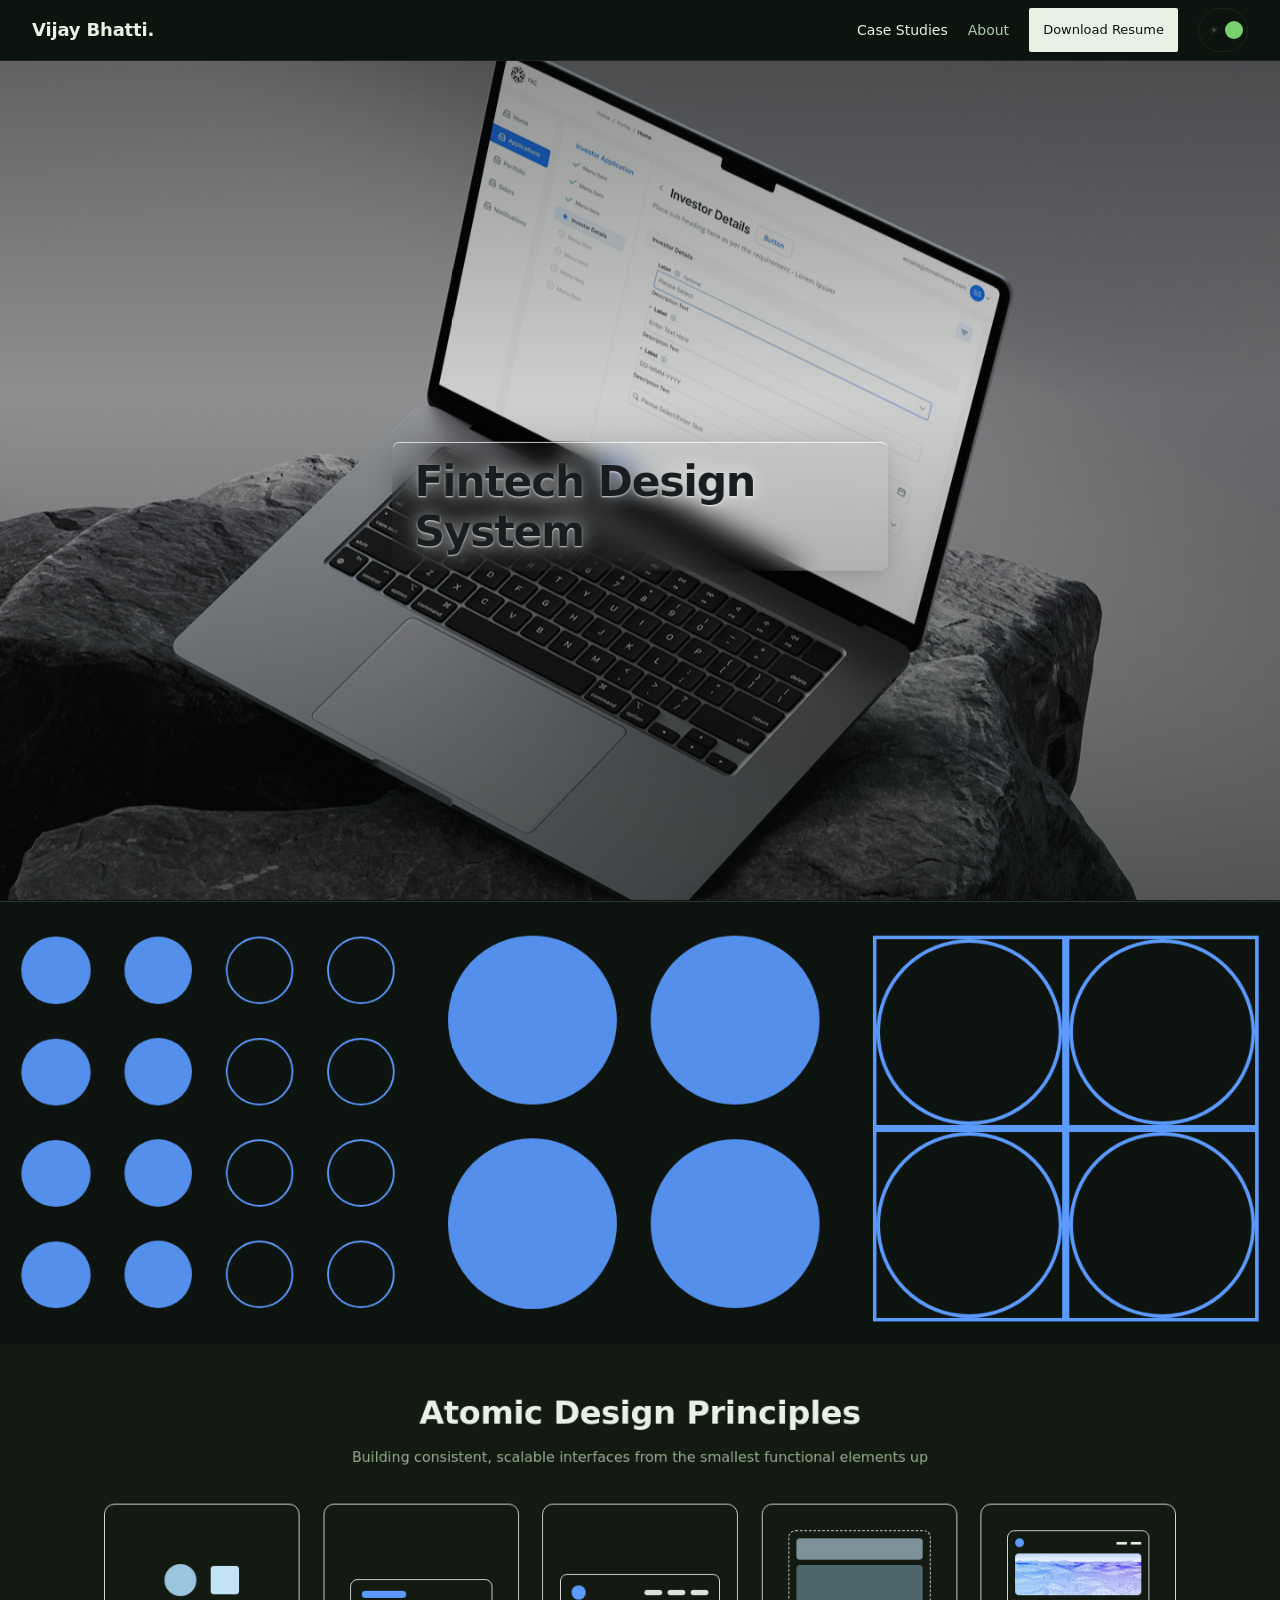
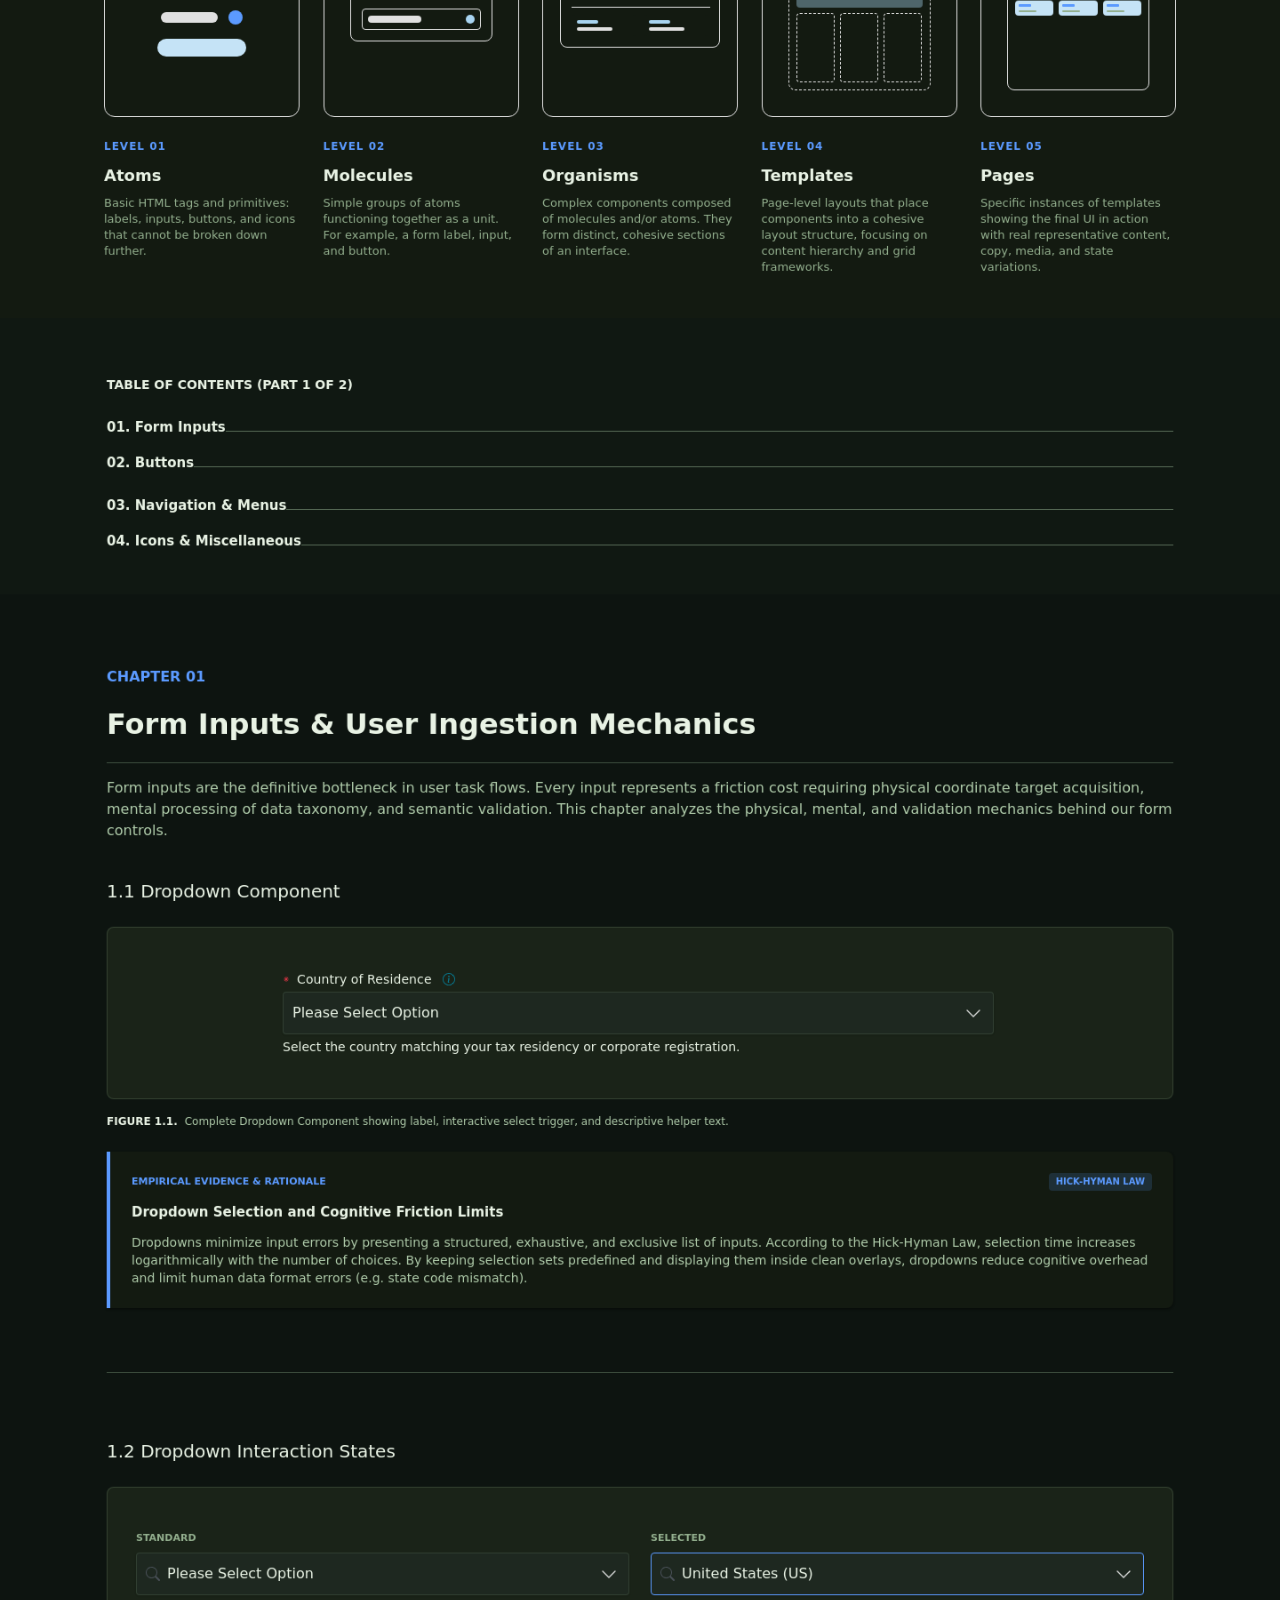
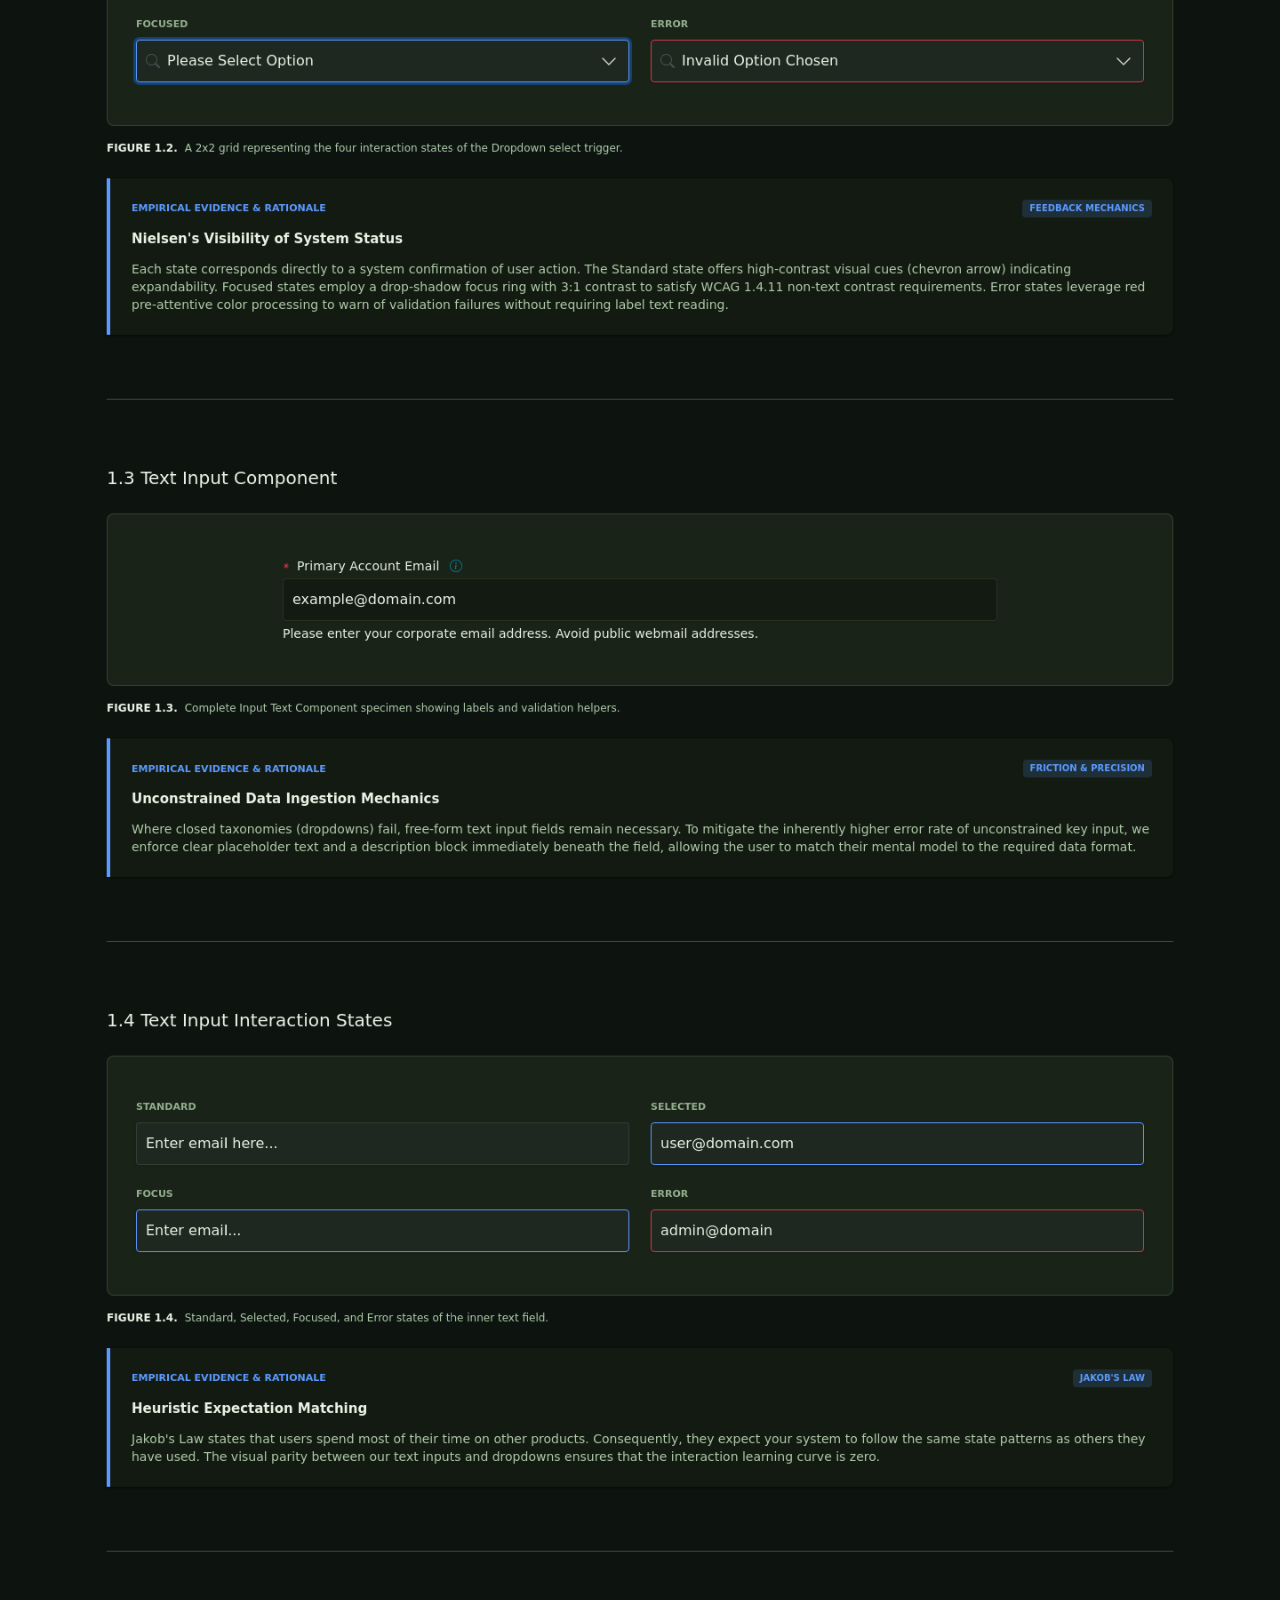
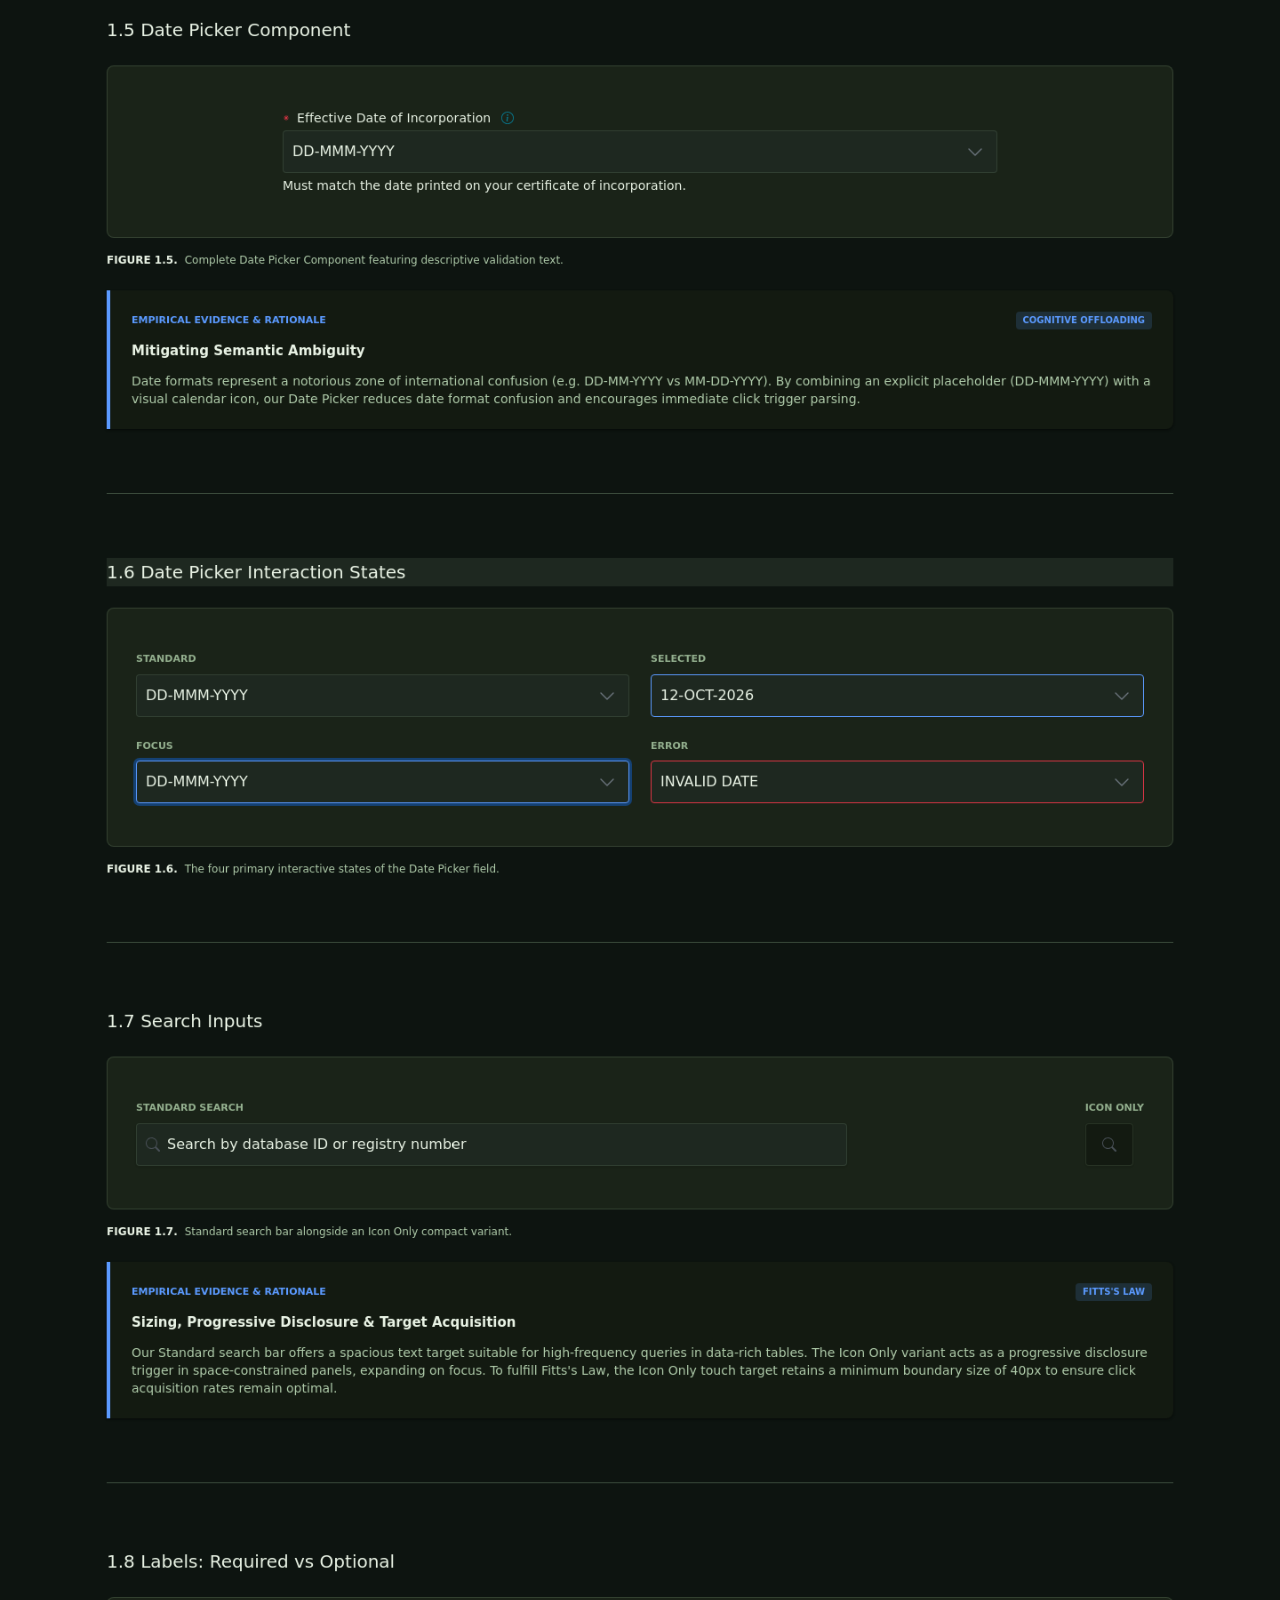
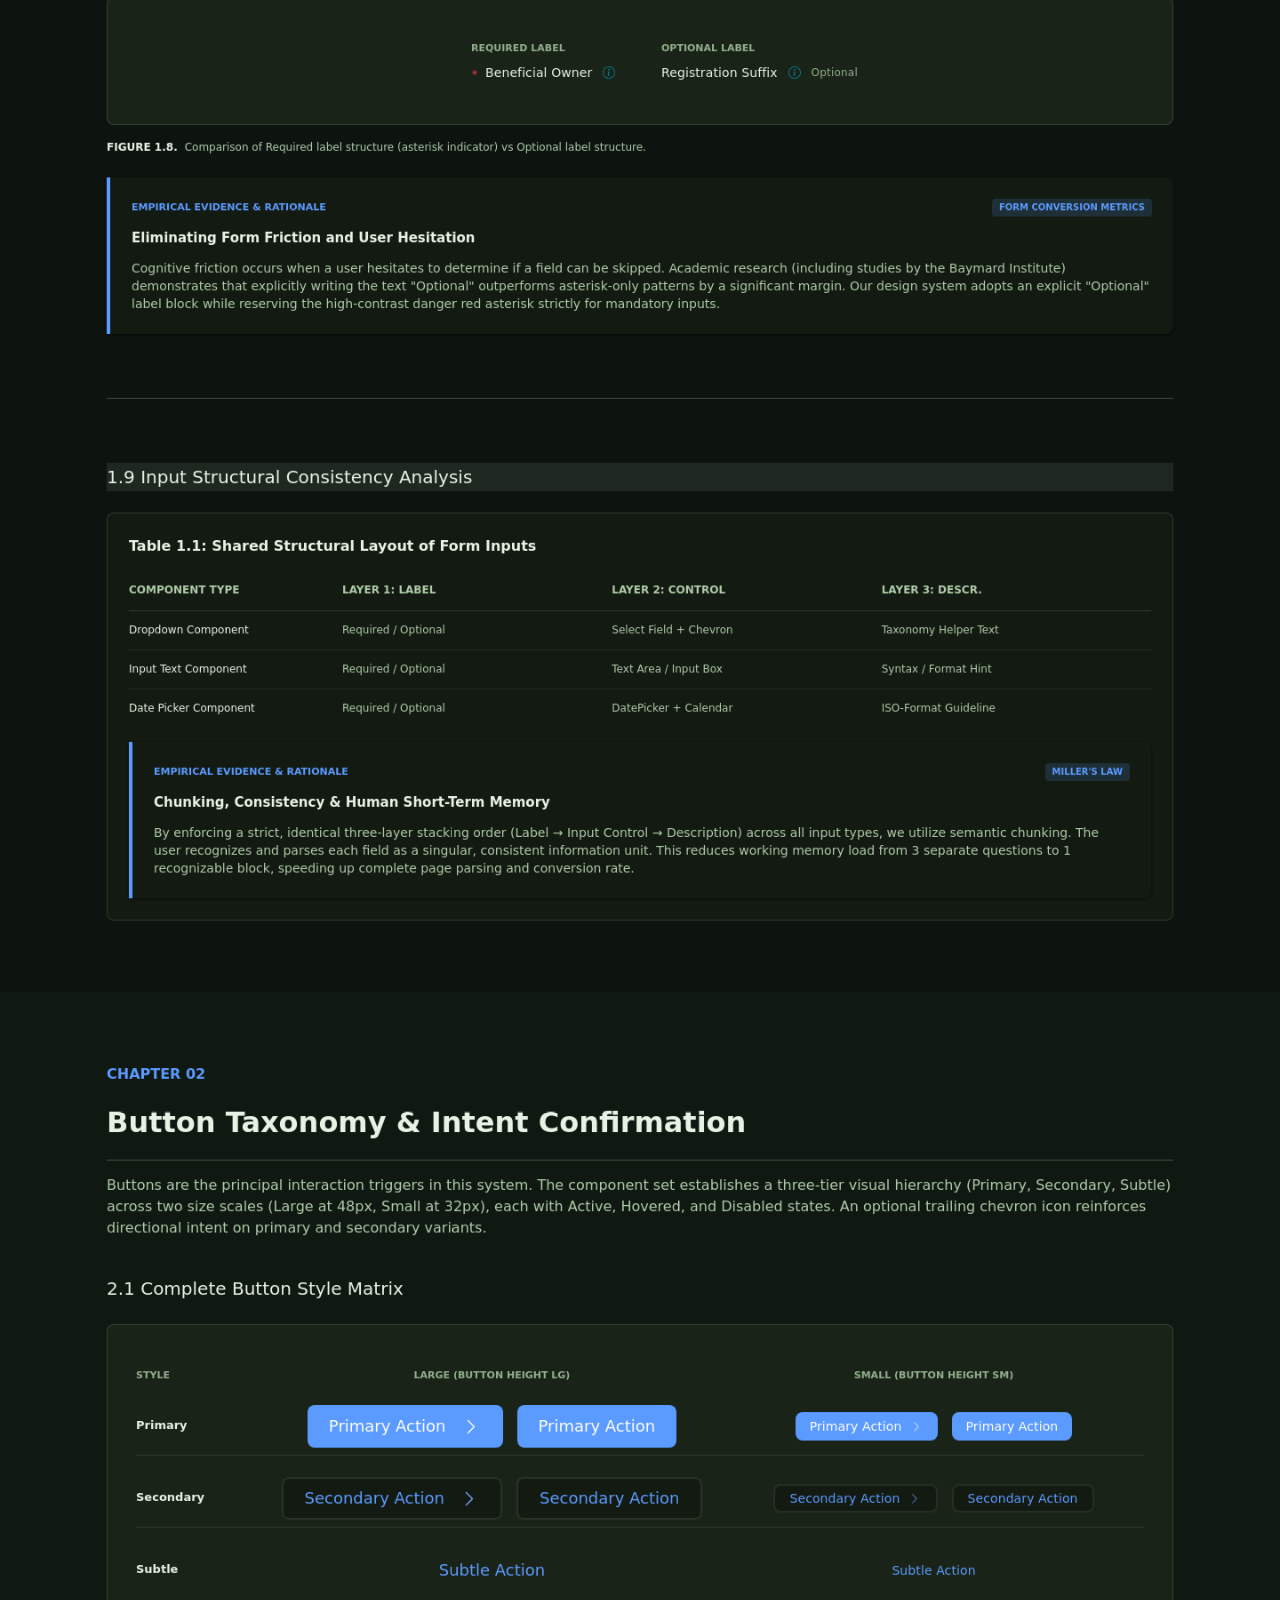
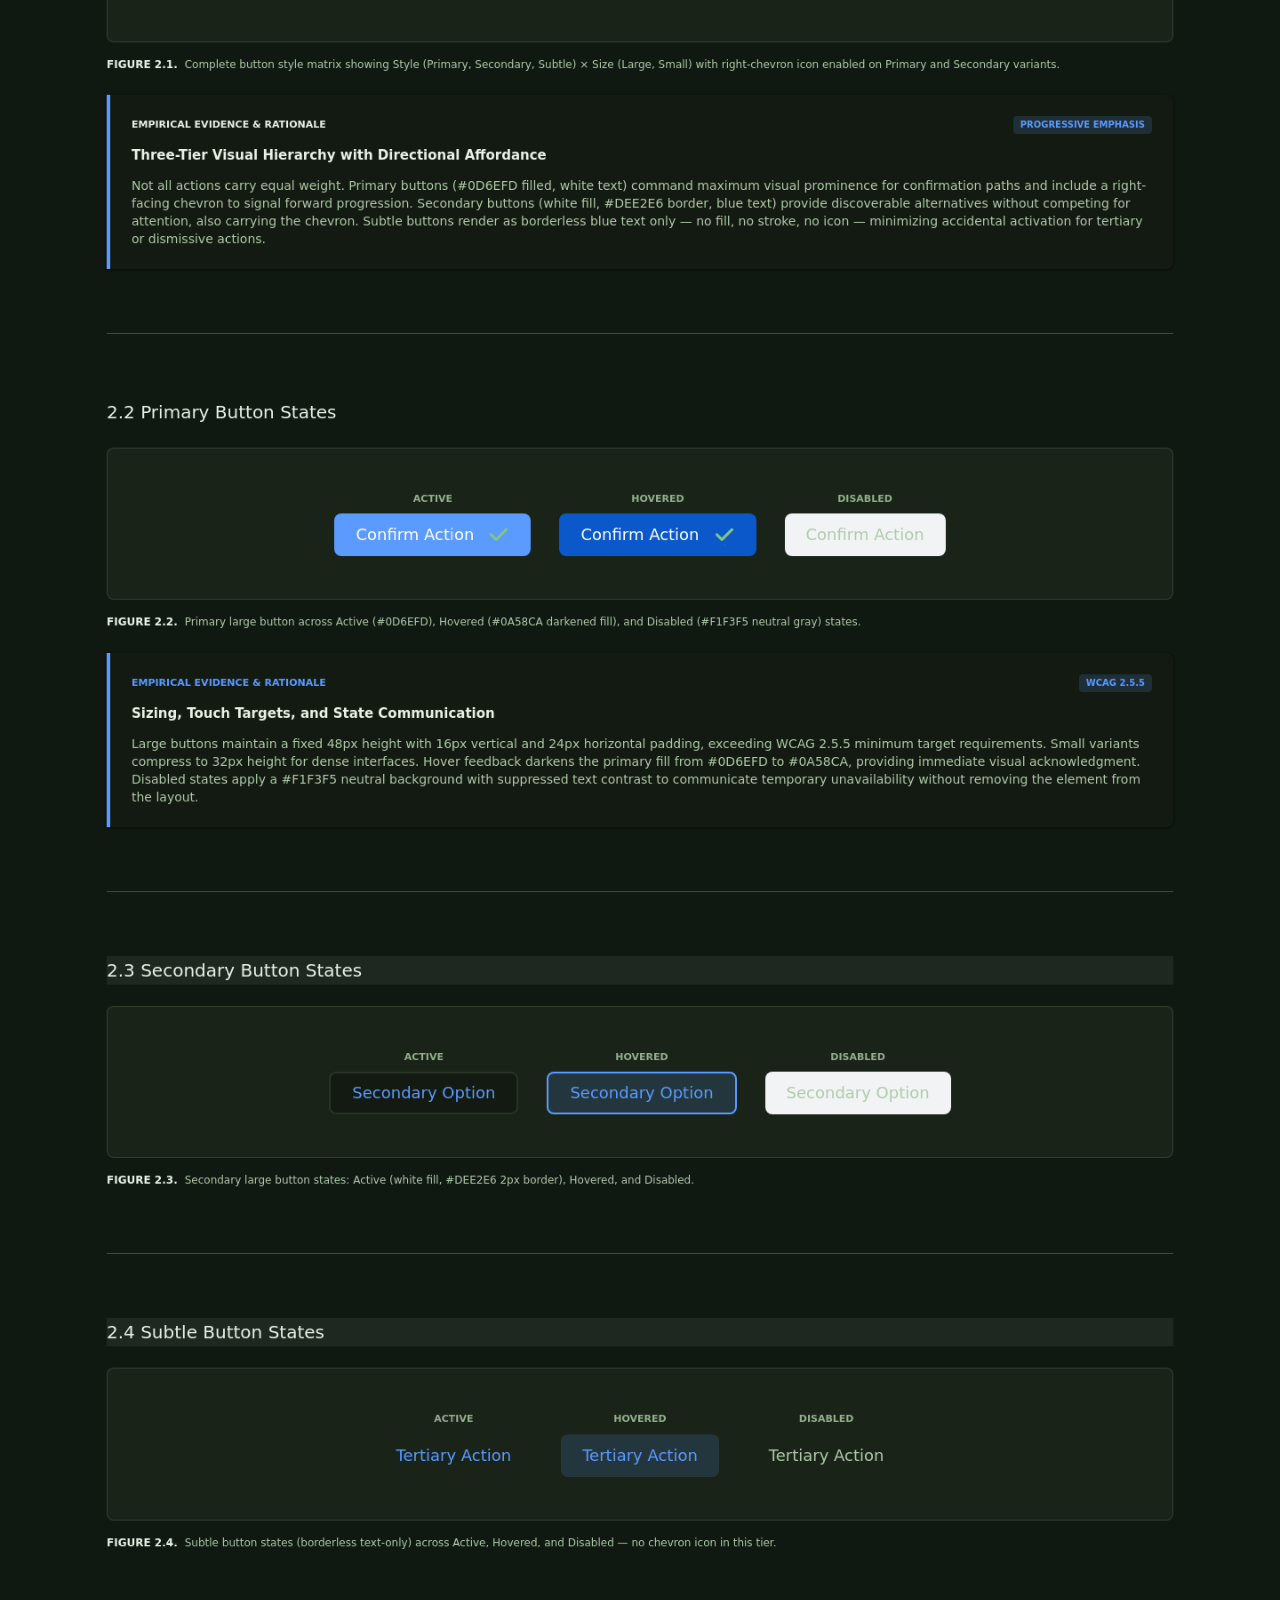
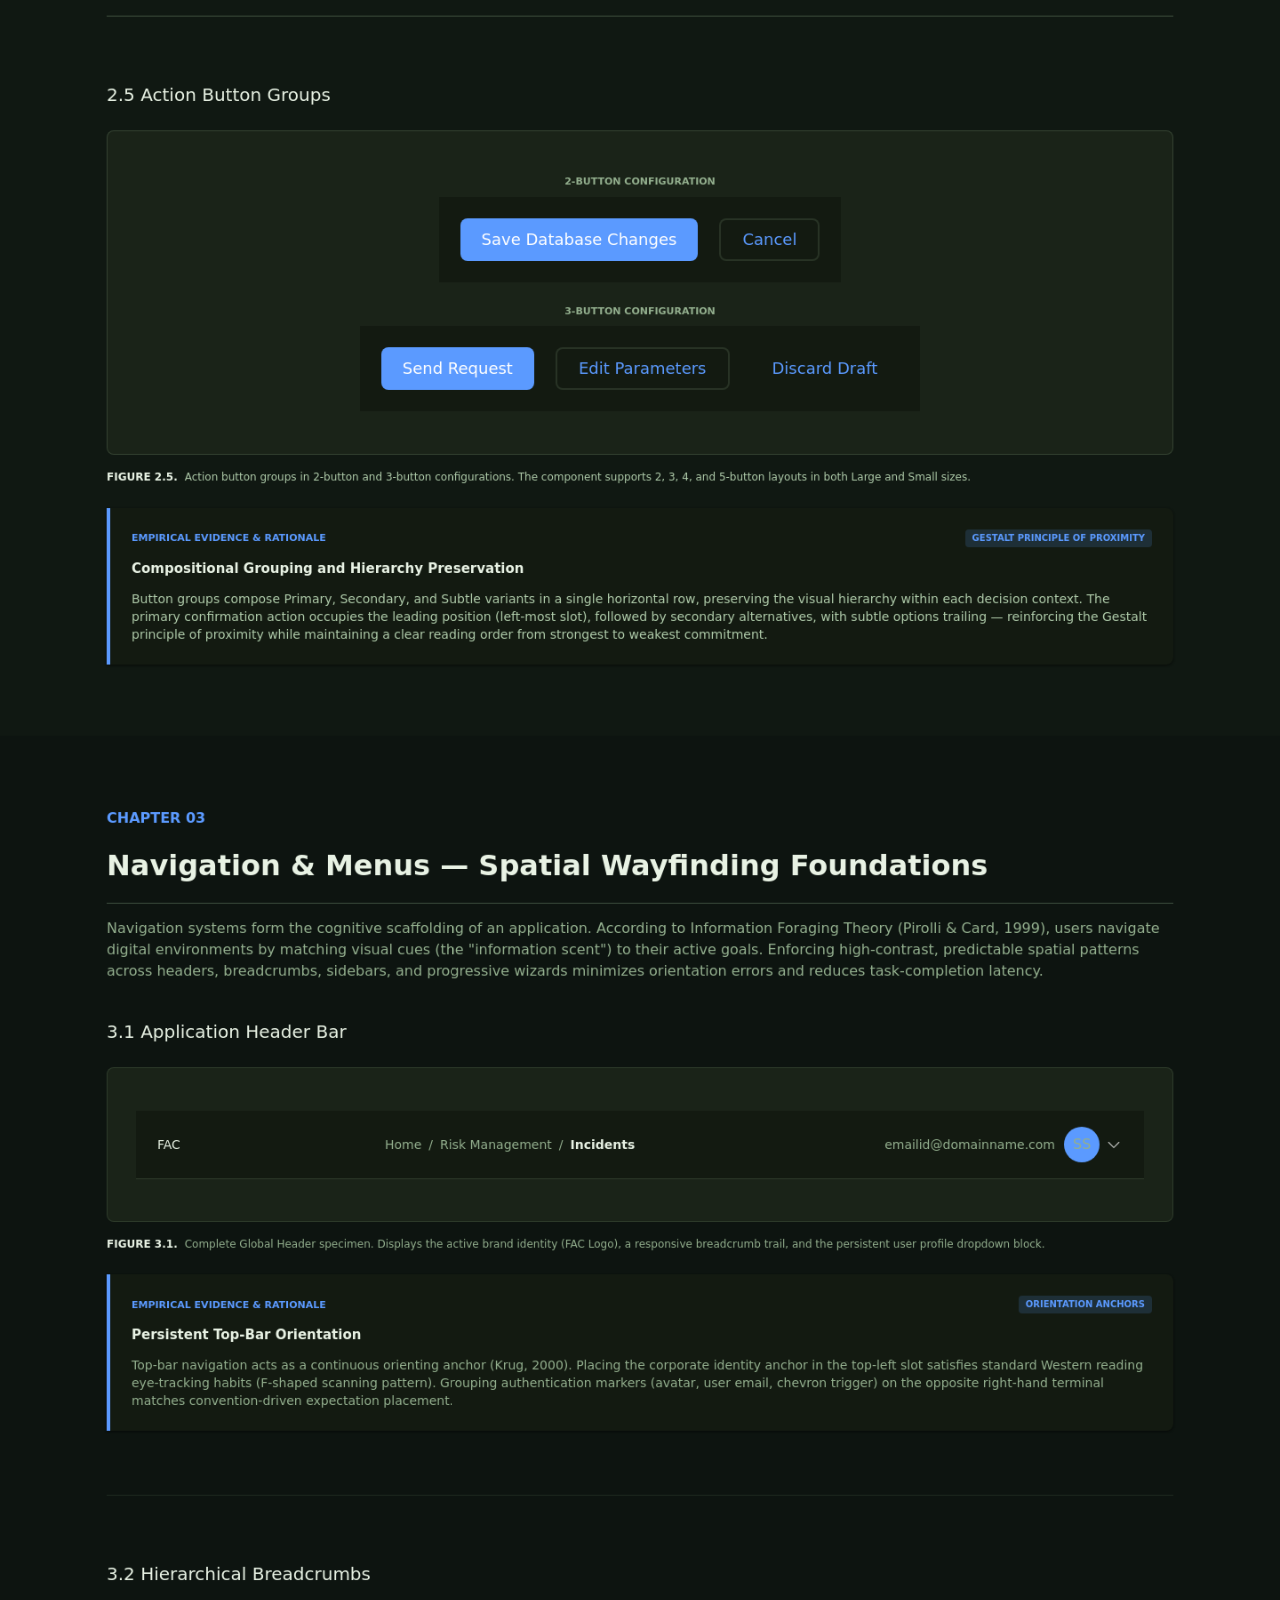
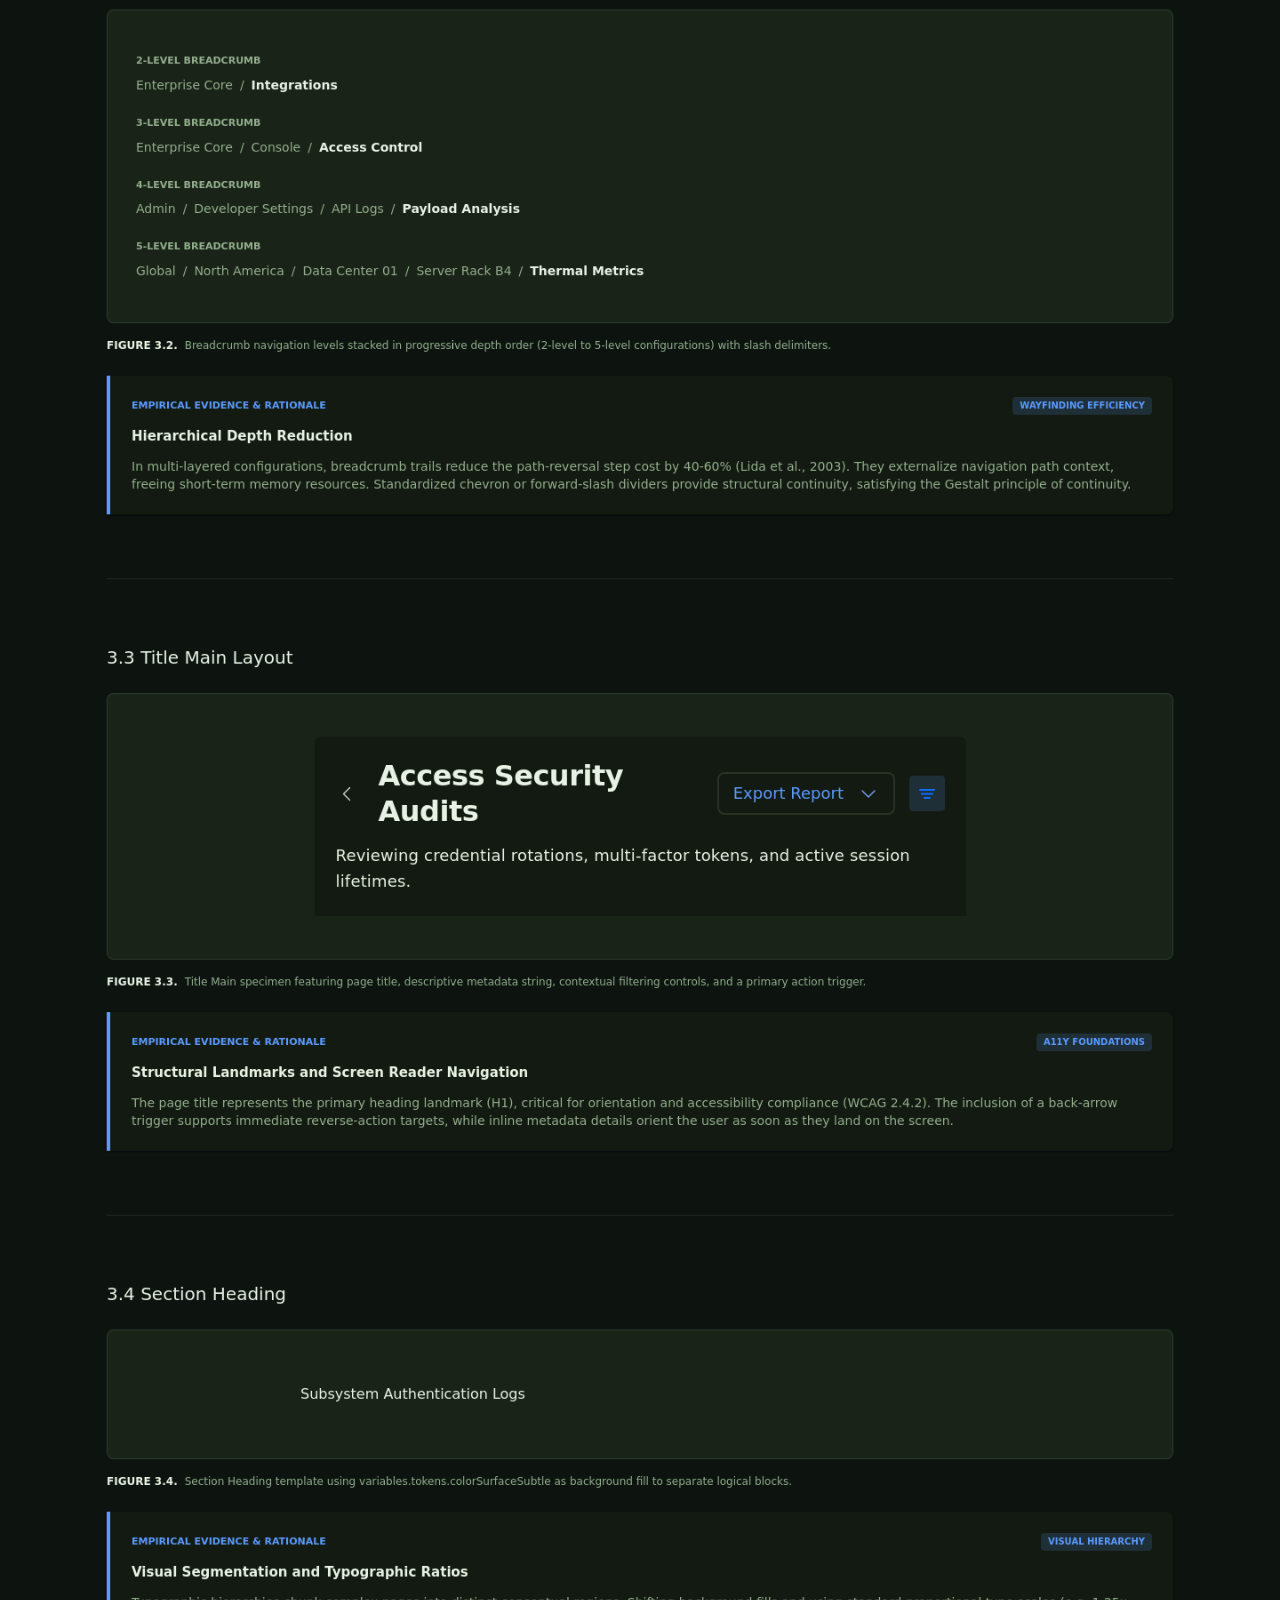
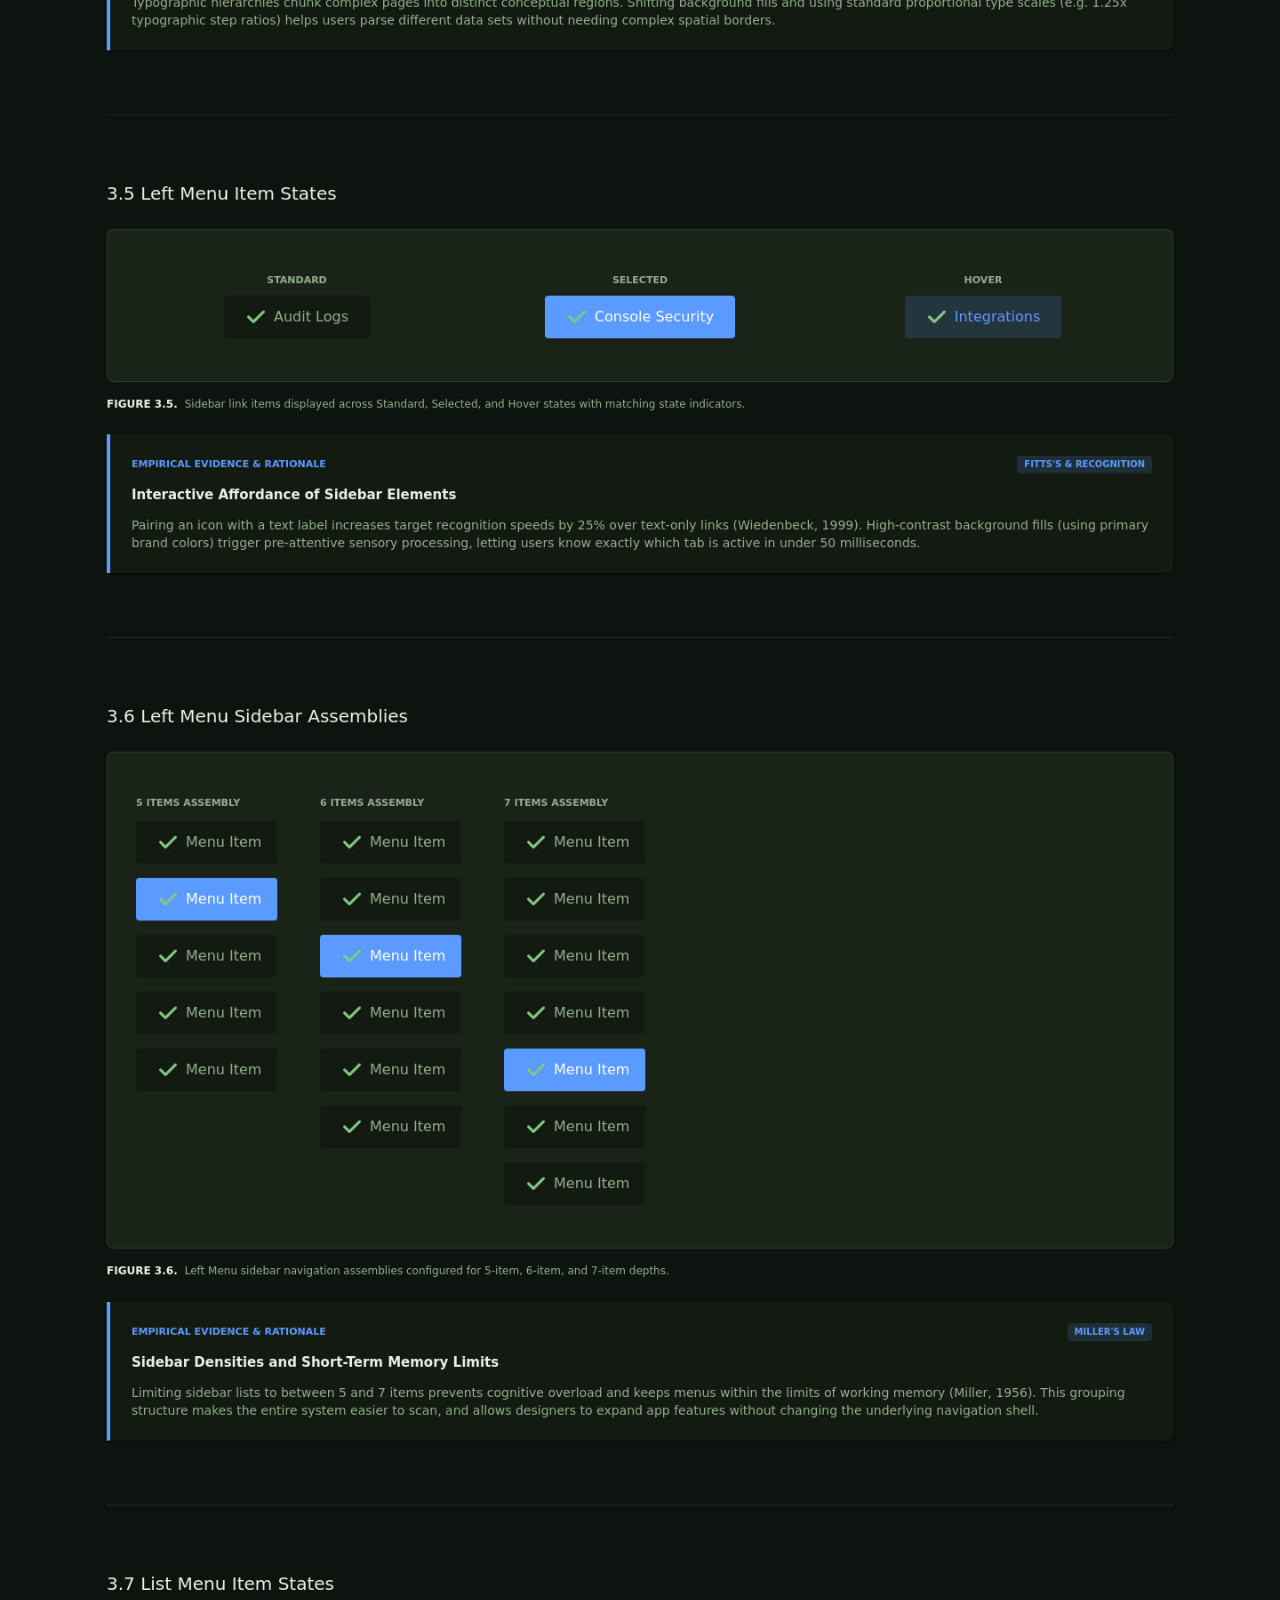
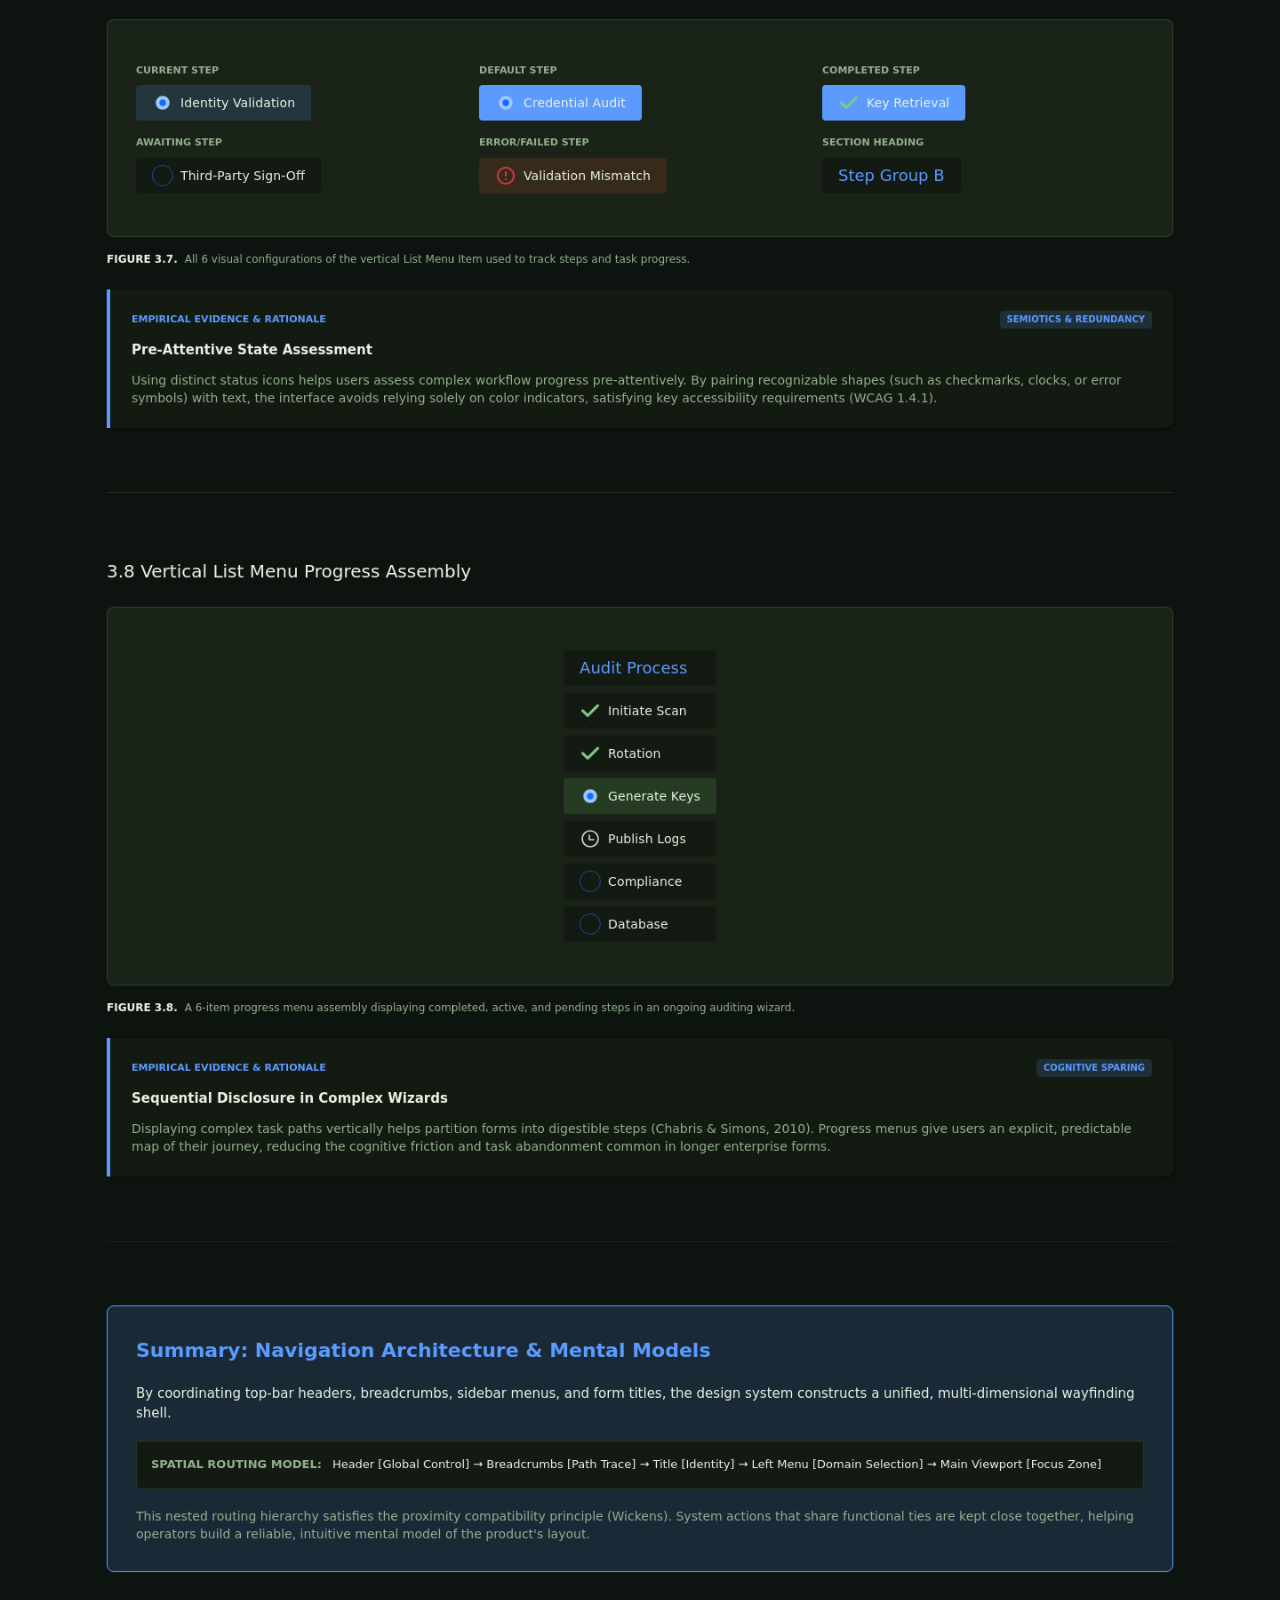
<file: fds-design.html>
<!DOCTYPE html>
<html lang="en">
<head>
  	<meta charset="utf-8">
  	<meta name="viewport" content="width=device-width, initial-scale=1">
  	<title>Fintech Design System — Vijay Bhatti</title>
  	<meta name="description" content="Fintech Design System — a scalable component library built on atomic design principles.">
  	<link rel="stylesheet" href="./fds-design.css" />
  	<style>
  	  :root{
  	    --bg:#FFFFFF;--ink:#1A2018;--ink2:#3F463D;--ink3:#4F574E;
  	    --g:#1E4A1C;--border:rgba(26,32,24,.10);--bm:rgba(26,32,24,.16);--gx:#E6F0E4;
  	    --serif:'Segoe UI',system-ui,sans-serif;--sans:'Segoe UI',system-ui,sans-serif;
  	  }
  	  [data-theme="dark"]{--bg:#0D1410;--ink:#E8F2E4;--ink2:#AFCBAA;--ink3:#93AF8E;--g:#78D070;--border:rgba(188,228,180,.08);--bm:rgba(188,228,180,.16);--gx:rgba(88,170,80,.13)}
  	  html,body{margin:0;padding:0;background:var(--bg,#fff);overflow-x:hidden;width:100%;max-width:100vw}
  	  *,*::before,*::after{box-sizing:border-box}
  	  .fds-stage{
  	    width:100%;
  	    max-width:100vw;
  	    overflow:hidden;
  	    position:relative;
  	    background:var(--bg,#fff);
  	    margin:0 auto;
  	  }
  	  .fds-scaler{
  	    margin:0 auto;
  	    overflow:hidden;
  	    position:relative;
  	  }
  	  .fds-fit{
  	    width:1440px;
  	    max-width:none;
  	    transform-origin:top left;
  	    position:relative;
  	    will-change:transform;
  	  }
  	  .fds-fit .desktop-2{
  	    width:1440px;
  	    max-width:none;
  	    margin:0;
  	  }
  	  footer{
  	    border-top:1px solid var(--border);
  	    padding:26px 48px;
  	    display:flex;
  	    justify-content:space-between;
  	    align-items:center;
  	    font-family:var(--sans);
  	  }
  	  .fc{font-size:12px;color:var(--ink3)}
  	  .flinks{display:flex;gap:24px}
  	  .fa{font-size:12px;color:var(--ink2);text-decoration:none;transition:color .2s}
  	  .fa:hover{color:var(--ink)}
  	  @media(max-width:768px){
  	    footer{padding:24px 20px;flex-direction:column;gap:12px;align-items:flex-start}
  	  }
  	</style>
  	<link rel="stylesheet" href="site-a11y.css">
  	<link rel="stylesheet" href="site-nav.css">
  	<link rel="stylesheet" href="fds-theme.css">
</head>
<body>
  	<a class="skip-link" href="#main">Skip to content</a>
  	<nav id="nav">
  	  <a href="index.html" class="nlogo">Vijay Bhatti.</a>
  	  <div class="nav-bar-actions">
  	    <a href="VijayBhatti_Resume.pdf" class="btn-resume nav-resume-out" download="VijayBhatti_Resume.pdf">Download Resume</a>
  	    <button type="button" class="nav-toggle" id="nav-toggle" aria-expanded="false" aria-controls="nav-menu" aria-label="Open menu">
  	      <span class="nav-toggle-icon" aria-hidden="true">
  	        <span class="nav-toggle-bar"></span>
  	        <span class="nav-toggle-bar"></span>
  	        <span class="nav-toggle-bar"></span>
  	      </span>
  	    </button>
  	  </div>
  	  <div class="nr" id="nav-menu" role="navigation" aria-label="Main">
  	    <a href="index.html#case-studies" class="nl active">Case Studies</a>
  	    <a href="about.html" class="nl">About</a>
  	    <a href="VijayBhatti_Resume.pdf" class="btn-resume nav-resume-in" download="VijayBhatti_Resume.pdf">Download Resume</a>
  	    <div class="nav-menu-theme">
  	      <span class="nav-theme-label" id="nav-theme-label">Theme</span>
  	      <button class="theme-toggle" id="theme-toggle" aria-labelledby="nav-theme-label" aria-label="Toggle dark mode" onclick="toggleTheme()">
  	        <div class="theme-toggle-track">
  	          <span class="tt-sun">☀</span>
  	          <span class="tt-moon">☾</span>
  	        </div>
  	        <div class="theme-toggle-thumb"></div>
  	      </button>
  	    </div>
  	  </div>
  	  <button type="button" class="nav-backdrop" id="nav-backdrop" aria-hidden="true" tabindex="-1"></button>
  	</nav>
  	<div class="fds-stage" id="main" role="main">
  	<div class="fds-scaler" id="fds-scaler">
  	<div class="fds-fit" id="fds-fit">
  	<div class="desktop-2">
    		<div class="desktop-2-child">
    		</div>
    		<div class="desktop-2-item">
    		</div>
    		<div class="frame-parent">
      			<div class="frame-group">
        				<div class="frame-container">
          					<div class="frame-div">
            						<div class="ellipse-parent">
              							<div class="frame-child">
              							</div>
              							<div class="frame-item">
              							</div>
              							<div class="frame-inner">
              							</div>
              							<div class="frame-inner">
              							</div>
            						</div>
            						<div class="ellipse-parent">
              							<div class="frame-child">
              							</div>
              							<div class="frame-item">
              							</div>
              							<div class="frame-inner">
              							</div>
              							<div class="frame-inner">
              							</div>
            						</div>
            						<div class="ellipse-parent">
              							<div class="frame-child">
              							</div>
              							<div class="frame-item">
              							</div>
              							<div class="frame-inner">
              							</div>
              							<div class="frame-inner">
              							</div>
            						</div>
            						<div class="ellipse-parent">
              							<div class="frame-child">
              							</div>
              							<div class="frame-item">
              							</div>
              							<div class="frame-inner">
              							</div>
              							<div class="frame-inner">
              							</div>
            						</div>
          					</div>
          					<div class="frame-parent2">
            						<div class="ellipse-parent3">
              							<div class="frame-child14">
              							</div>
              							<div class="frame-child14">
              							</div>
            						</div>
            						<div class="ellipse-parent3">
              							<div class="frame-child16">
              							</div>
              							<div class="frame-child14">
              							</div>
            						</div>
          					</div>
          					<div class="frame-parent3">
            						<div class="bisearch-wrapper">
              							<div class="ellipse-wrapper">
                								<div class="frame-child18">
                								</div>
              							</div>
              							<div class="ellipse-wrapper">
                								<div class="frame-child18">
                								</div>
              							</div>
            						</div>
            						<div class="bisearch-wrapper">
              							<div class="ellipse-wrapper">
                								<div class="frame-child18">
                								</div>
              							</div>
              							<div class="ellipse-wrapper">
                								<div class="frame-child18">
                								</div>
              							</div>
            						</div>
          					</div>
        				</div>
        				<div class="group-wrapper" role="img" aria-label="Fintech Design System product shown on a laptop">
          					<div class="group-div">
            						<div class="group-child">
            						</div>
            						<div class="fintech-design-system-wrapper">
              							<b class="fintech-design-system">Fintech design System</b>
            						</div>
            						<div class="fintech-design-system-container">
              							<b class="fintech-design-system2">Fintech Design System</b>
            						</div>
          					</div>
        				</div>
        				<div class="atomic-design-systems-infograp">
          					<div class="header-section">
            						<div class="atomic-design-principles">Atomic Design Principles</div>
            						<div class="building-consistent-scalable">Building consistent, scalable interfaces from the smallest functional elements up</div>
          					</div>
          					<div class="diagram-columns-flow">
            						<div class="level-1-atoms">
              							<div class="visual-box-atoms">
                								<div class="atoms-cloud">
                  									<div class="frame">
                    										<div class="ellipse">
                    										</div>
                    										<div class="rectangle">
                    										</div>
                  									</div>
                  									<div class="frame2">
                    										<div class="rectangle2">
                    										</div>
                    										<div class="ellipse2">
                    										</div>
                  									</div>
                  									<div class="rectangle3">
                  									</div>
                								</div>
              							</div>
              							<div class="text-atoms">
                								<div class="level-01">Level 01</div>
                								<b class="atoms">Atoms</b>
                								<div class="basic-html-tags">Basic HTML tags and primitives: labels, inputs, buttons, and icons that cannot be broken down further.</div>
              							</div>
            						</div>
            						<div class="level-1-atoms">
              							<div class="visual-box-atoms">
                								<div class="molecule-input-group">
                  									<div class="rectangle4">
                  									</div>
                  									<div class="frame3">
                    										<div class="rectangle5">
                    										</div>
                    										<div class="ellipse3">
                    										</div>
                  									</div>
                								</div>
              							</div>
              							<div class="text-atoms">
                								<div class="level-01">Level 02</div>
                								<b class="atoms">Molecules</b>
                								<div class="basic-html-tags">Simple groups of atoms functioning together as a unit. For example, a form label, input, and button.</div>
              							</div>
            						</div>
            						<div class="level-1-atoms">
              							<div class="visual-box-atoms">
                								<div class="organism-block">
                  									<div class="header-row">
                    										<div class="ellipse2">
                    										</div>
                    										<div class="frame5">
                      											<div class="rectangle6">
                      											</div>
                      											<div class="rectangle6">
                      											</div>
                      											<div class="rectangle6">
                      											</div>
                    										</div>
                  									</div>
                  									<div class="line">
                  									</div>
                  									<div class="frame6">
                    										<div class="frame7">
                      											<div class="rectangle9">
                      											</div>
                      											<div class="rectangle10">
                      											</div>
                    										</div>
                    										<div class="frame7">
                      											<div class="rectangle9">
                      											</div>
                      											<div class="rectangle10">
                      											</div>
                    										</div>
                  									</div>
                								</div>
              							</div>
              							<div class="text-atoms">
                								<div class="level-01">Level 03</div>
                								<b class="atoms">Organisms</b>
                								<div class="basic-html-tags">Complex components composed of molecules and/or atoms. They form distinct, cohesive sections of an interface.</div>
              							</div>
            						</div>
            						<div class="level-1-atoms">
              							<div class="visual-box-atoms">
                								<div class="template-blueprint">
                  									<div class="rectangle13">
                  									</div>
                  									<div class="rectangle14">
                  									</div>
                  									<div class="frame9">
                    										<div class="rectangle15">
                    										</div>
                    										<div class="rectangle15">
                    										</div>
                    										<div class="rectangle15">
                    										</div>
                  									</div>
                								</div>
              							</div>
              							<div class="text-atoms">
                								<div class="level-01">Level 04</div>
                								<b class="atoms">Templates</b>
                								<div class="basic-html-tags">Page-level layouts that place components into a cohesive layout structure, focusing on content hierarchy and grid frameworks.</div>
              							</div>
            						</div>
            						<div class="level-1-atoms">
              							<div class="visual-box-atoms">
                								<div class="rendered-high-fidelity-page">
                  									<div class="header-row">
                    										<div class="ellipse5">
                    										</div>
                    										<div class="frame11">
                      											<div class="rectangle18">
                      											</div>
                      											<div class="rectangle18">
                      											</div>
                    										</div>
                  									</div>
                  									<img class="rectangle-icon" src="assets/Icons%20for%20fds-design/Rectangle.png" alt="">
                  									
                  									<div class="frame9">
                    										<div class="frame13">
                      											<div class="rectangle20">
                      											</div>
                      											<div class="rectangle21">
                      											</div>
                    										</div>
                    										<div class="frame13">
                      											<div class="rectangle20">
                      											</div>
                      											<div class="rectangle21">
                      											</div>
                    										</div>
                    										<div class="frame13">
                      											<div class="rectangle20">
                      											</div>
                      											<div class="rectangle21">
                      											</div>
                    										</div>
                  									</div>
                								</div>
              							</div>
              							<div class="text-atoms">
                								<div class="level-01">Level 05</div>
                								<b class="atoms">Pages</b>
                								<div class="basic-html-tags">Specific instances of templates showing the final UI in action with real representative content, copy, media, and state variations.</div>
              							</div>
            						</div>
          					</div>
        				</div>
      			</div>
      			<div class="table-of-contents">
        				<b class="table-of-contents2">Table of Contents (Part 1 of 2)</b>
        				<div class="toc-items">
          					<div class="toc-row-1">
            						<div class="form-inputs">01. Form Inputs</div>
            						<div class="dotted-leader">
            						</div>
          					</div>
          					<div class="toc-row-1">
            						<div class="form-inputs">02. Buttons</div>
            						<div class="dotted-leader">
            						</div>
          					</div>
        				</div>
        				<div class="toc-items2">
          					<div class="toc-row-1">
            						<div class="form-inputs">03. Navigation & Menus</div>
            						<div class="dotted-leader">
            						</div>
          					</div>
          					<div class="toc-row-1">
            						<div class="form-inputs">04. Icons & Miscellaneous</div>
            						<div class="dotted-leader">
            						</div>
          					</div>
        				</div>
      			</div>
      			<div class="chapter-1-inputs">
        				<div class="chapter-header">
          					<b class="empirical-evidence">Chapter 01</b>
          					<div class="button-taxonomy">Form Inputs & User Ingestion Mechanics</div>
          					<div class="line2">
          					</div>
          					<div class="form-inputs-are">Form inputs are the definitive bottleneck in user task flows. Every input represents a friction cost requiring physical coordinate target acquisition, mental processing of data taxonomy, and semantic validation. This chapter analyzes the physical, mental, and validation mechanics behind our form controls.</div>
        				</div>
        				<div class="sec-dropdown">
          					<div class="dropdown-component">1.1 Dropdown Component</div>
          					<div class="figure-figure-11">
            						<div class="specimen-void">
              							<div class="dropdown-component2">
                								<div class="master-input">
                  									<div class="label">
                    										<div class="frame2">
                      											<div class="mdirequired-parent">
                        												<img class="mdirequired-icon" src="assets/Icons%20for%20fds-design/mdi_required.svg" alt="">
                        												
                        												<div class="label2">Country of Residence</div>
                      											</div>
                      											<img class="info-circle-icon" src="assets/Icons%20for%20fds-design/Info-Circle.svg" alt="">
                      											
                    										</div>
                  									</div>
                  									<div class="dropdownsearch-field">
                    										<div class="input-box">
                      											<div class="text-wrapper">
                        												<div class="text">Please Select Option</div>
                      											</div>
                      											<div class="chevron">
                        												<img class="vector-icon4" src="assets/Icons%20for%20fds-design/Chevron%20down.svg" alt="">
                        												
                      											</div>
                    										</div>
                  									</div>
                  									<div class="master-label">
                    										<div class="label3">
                      											<div class="text2">Select the country matching your tax residency or corporate registration.</div>
                    										</div>
                  									</div>
                								</div>
              							</div>
            						</div>
            						<div class="caption-block">
              							<b class="empirical-evidence">Figure 1.1.</b>
              							<div class="complete-dropdown-component">Complete Dropdown Component showing label, interactive select trigger, and descriptive helper text.</div>
            						</div>
          					</div>
          					<div class="evidence-card">
            						<div class="header-row">
              							<b class="empirical-evidence">EMPIRICAL EVIDENCE & RATIONALE</b>
              							<div class="principle-badge">
                								<div class="hick-hyman-law">Hick-Hyman Law</div>
              							</div>
            						</div>
            						<div class="dropdown-selection-and">Dropdown Selection and Cognitive Friction Limits</div>
            						<div class="dropdowns-minimize-input">Dropdowns minimize input errors by presenting a structured, exhaustive, and exclusive list of inputs. According to the Hick-Hyman Law, selection time increases logarithmically with the number of choices. By keeping selection sets predefined and displaying them inside clean overlays, dropdowns reduce cognitive overhead and limit human data format errors (e.g. state code mismatch).</div>
          					</div>
        				</div>
        				<div class="section-divider">
          					<div class="line3">
          					</div>
        				</div>
        				<div class="sec-dropdown-states">
          					<div class="dropdown-interaction-states">1.2 Dropdown Interaction States</div>
          					<div class="figure-figure-12">
            						<div class="specimen-void">
              							<div class="grid-container">
                								<div class="row-1">
                  									<div class="col-standard">
                    										<div class="hick-hyman-law">Standard</div>
                    										<div class="dropdownsearch-field2">
                      											<div class="input-box">
                        												<div class="bisearch-parent">
                          													<img class="bisearch-icon" src="assets/Icons%20for%20fds-design/bi_search.svg" alt="">
                          													
                          													<div class="text">Please Select Option</div>
                        												</div>
                        												<div class="chevron">
                          													<img class="vector-icon4" src="assets/Icons%20for%20fds-design/Chevron%20down.svg" alt="">
                          													
                        												</div>
                      											</div>
                    										</div>
                  									</div>
                  									<div class="col-standard">
                    										<div class="hick-hyman-law">Selected</div>
                    										<div class="dropdownsearch-field3">
                      											<div class="input-box">
                        												<div class="bisearch-parent">
                          													<img class="bisearch-icon" src="assets/Icons%20for%20fds-design/bi_search.svg" alt="">
                          													
                          													<div class="text">United States (US)</div>
                        												</div>
                        												<div class="chevron">
                          													<img class="vector-icon4" src="assets/Icons%20for%20fds-design/Chevron%20down.svg" alt="">
                          													
                        												</div>
                      											</div>
                    										</div>
                  									</div>
                								</div>
                								<div class="row-1">
                  									<div class="col-standard">
                    										<div class="hick-hyman-law">Focused</div>
                    										<div class="dropdownsearch-field4">
                      											<div class="input-box">
                        												<div class="bisearch-parent">
                          													<img class="bisearch-icon" src="assets/Icons%20for%20fds-design/bi_search.svg" alt="">
                          													
                          													<div class="text">Please Select Option</div>
                        												</div>
                        												<div class="chevron">
                          													<img class="vector-icon4" src="assets/Icons%20for%20fds-design/Chevron%20down.svg" alt="">
                          													
                        												</div>
                      											</div>
                    										</div>
                  									</div>
                  									<div class="col-standard">
                    										<div class="hick-hyman-law">Error</div>
                    										<div class="dropdownsearch-field5">
                      											<div class="input-box">
                        												<div class="bisearch-parent">
                          													<img class="bisearch-icon" src="assets/Icons%20for%20fds-design/bi_search.svg" alt="">
                          													
                          													<div class="text">Invalid Option Chosen</div>
                        												</div>
                        												<div class="chevron">
                          													<img class="vector-icon4" src="assets/Icons%20for%20fds-design/Chevron%20down.svg" alt="">
                          													
                        												</div>
                      											</div>
                    										</div>
                  									</div>
                								</div>
              							</div>
            						</div>
            						<div class="caption-block">
              							<b class="empirical-evidence">Figure 1.2.</b>
              							<div class="complete-dropdown-component">A 2x2 grid representing the four interaction states of the Dropdown select trigger.</div>
            						</div>
          					</div>
          					<div class="evidence-card2">
            						<div class="header-row">
              							<b class="empirical-evidence">EMPIRICAL EVIDENCE & RATIONALE</b>
              							<div class="principle-badge">
                								<div class="hick-hyman-law">Feedback Mechanics</div>
              							</div>
            						</div>
            						<div class="dropdown-selection-and">Nielsen's Visibility of System Status</div>
            						<div class="dropdowns-minimize-input">Each state corresponds directly to a system confirmation of user action. The Standard state offers high-contrast visual cues (chevron arrow) indicating expandability. Focused states employ a drop-shadow focus ring with 3:1 contrast to satisfy WCAG 1.4.11 non-text contrast requirements. Error states leverage red pre-attentive color processing to warn of validation failures without requiring label text reading.</div>
          					</div>
        				</div>
        				<div class="section-divider">
          					<div class="line3">
          					</div>
        				</div>
        				<div class="sec-dropdown">
          					<div class="dropdown-component">1.3 Text Input Component</div>
          					<div class="figure-figure-11">
            						<div class="specimen-void">
              							<div class="master-input">
                								<div class="label4">
                  									<div class="frame-parent7">
                    										<div class="mdirequired-parent">
                      											<img class="mdirequired-icon" src="assets/Icons%20for%20fds-design/mdi_required.svg" alt="">
                      											
                      											<div class="label2">Primary Account Email</div>
                    										</div>
                    										<img class="info-circle-icon" src="assets/Icons%20for%20fds-design/Info-Circle.svg" alt="">
                    										
                  									</div>
                								</div>
                								<div class="input-textsearch-field">
                  									<div class="input-box6">
                    										<div class="text-wrapper">
                      											<div class="text-wrapper">
                        												<div class="text">example@domain.com</div>
                      											</div>
                    										</div>
                  									</div>
                								</div>
                								<div class="master-label">
                  									<div class="label3">
                    										<div class="text2">Please enter your corporate email address. Avoid public webmail addresses.</div>
                  									</div>
                								</div>
              							</div>
            						</div>
            						<div class="caption-block">
              							<b class="empirical-evidence">Figure 1.3.</b>
              							<div class="complete-dropdown-component">Complete Input Text Component specimen showing labels and validation helpers.</div>
            						</div>
          					</div>
          					<div class="evidence-card">
            						<div class="header-row">
              							<b class="empirical-evidence">EMPIRICAL EVIDENCE & RATIONALE</b>
              							<div class="principle-badge">
                								<div class="hick-hyman-law">Friction & Precision</div>
              							</div>
            						</div>
            						<div class="dropdown-selection-and">Unconstrained Data Ingestion Mechanics</div>
            						<div class="dropdowns-minimize-input">Where closed taxonomies (dropdowns) fail, free-form text input fields remain necessary. To mitigate the inherently higher error rate of unconstrained key input, we enforce clear placeholder text and a description block immediately beneath the field, allowing the user to match their mental model to the required data format.</div>
          					</div>
        				</div>
        				<div class="section-divider">
          					<div class="line3">
          					</div>
        				</div>
        				<div class="sec-dropdown-states">
          					<div class="dropdown-interaction-states">1.4 Text Input Interaction States</div>
          					<div class="figure-figure-12">
            						<div class="specimen-void">
              							<div class="grid-container">
                								<div class="row-1">
                  									<div class="col-standard">
                    										<div class="hick-hyman-law">Standard</div>
                    										<div class="dropdownsearch-field2">
                      											<div class="input-box6">
                        												<div class="text-wrapper">
                          													<div class="text-wrapper">
                            														<div class="text">Enter email here...</div>
                          													</div>
                        												</div>
                      											</div>
                    										</div>
                  									</div>
                  									<div class="col-standard">
                    										<div class="hick-hyman-law">Selected</div>
                    										<div class="dropdownsearch-field3">
                      											<div class="input-box6">
                        												<div class="text-wrapper">
                          													<div class="text-wrapper">
                            														<div class="text">user@domain.com</div>
                          													</div>
                        												</div>
                      											</div>
                    										</div>
                  									</div>
                								</div>
                								<div class="row-1">
                  									<div class="col-standard">
                    										<div class="hick-hyman-law">Focus</div>
                    										<div class="dropdownsearch-field3">
                      											<div class="input-box6">
                        												<div class="text-wrapper">
                          													<div class="text-wrapper">
                            														<div class="text">Enter email...</div>
                          													</div>
                        												</div>
                      											</div>
                    										</div>
                  									</div>
                  									<div class="col-standard">
                    										<div class="hick-hyman-law">Error</div>
                    										<div class="dropdownsearch-field5">
                      											<div class="input-box6">
                        												<div class="text-wrapper">
                          													<div class="text-wrapper">
                            														<div class="text">admin@domain</div>
                          													</div>
                        												</div>
                      											</div>
                    										</div>
                  									</div>
                								</div>
              							</div>
            						</div>
            						<div class="caption-block">
              							<b class="empirical-evidence">Figure 1.4.</b>
              							<div class="complete-dropdown-component">Standard, Selected, Focused, and Error states of the inner text field.</div>
            						</div>
          					</div>
          					<div class="evidence-card2">
            						<div class="header-row">
              							<b class="empirical-evidence">EMPIRICAL EVIDENCE & RATIONALE</b>
              							<div class="principle-badge">
                								<div class="hick-hyman-law">Jakob's Law</div>
              							</div>
            						</div>
            						<div class="dropdown-selection-and">Heuristic Expectation Matching</div>
            						<div class="dropdowns-minimize-input">Jakob's Law states that users spend most of their time on other products. Consequently, they expect your system to follow the same state patterns as others they have used. The visual parity between our text inputs and dropdowns ensures that the interaction learning curve is zero.</div>
          					</div>
        				</div>
        				<div class="section-divider">
          					<div class="line3">
          					</div>
        				</div>
        				<div class="sec-dropdown">
          					<div class="dropdown-component">1.5 Date Picker Component</div>
          					<div class="figure-figure-11">
            						<div class="specimen-void">
              							<div class="master-input">
                								<div class="label4">
                  									<div class="frame-parent7">
                    										<div class="mdirequired-parent">
                      											<img class="mdirequired-icon" src="assets/Icons%20for%20fds-design/mdi_required.svg" alt="">
                      											
                      											<div class="label2">Effective Date of Incorporation</div>
                    										</div>
                    										<img class="info-circle-icon" src="assets/Icons%20for%20fds-design/Info-Circle.svg" alt="">
                    										
                  									</div>
                								</div>
                								<div class="date-picker">
                  									<div class="input-box6">
                    										<div class="text-wrapper">
                      											<div class="text">DD-MMM-YYYY</div>
                    										</div>
                    										<div class="chevron-down">
                      											<img class="calender-icon" src="assets/Icons%20for%20fds-design/Chevron%20down.svg" alt="">
                      											
                    										</div>
                  									</div>
                								</div>
                								<div class="master-label">
                  									<div class="label3">
                    										<div class="text2">Must match the date printed on your certificate of incorporation.</div>
                  									</div>
                								</div>
              							</div>
            						</div>
            						<div class="caption-block">
              							<b class="empirical-evidence">Figure 1.5.</b>
              							<div class="complete-dropdown-component">Complete Date Picker Component featuring descriptive validation text.</div>
            						</div>
          					</div>
          					<div class="evidence-card">
            						<div class="header-row">
              							<b class="empirical-evidence">EMPIRICAL EVIDENCE & RATIONALE</b>
              							<div class="principle-badge">
                								<div class="hick-hyman-law">Cognitive Offloading</div>
              							</div>
            						</div>
            						<div class="dropdown-selection-and">Mitigating Semantic Ambiguity</div>
            						<div class="dropdowns-minimize-input">Date formats represent a notorious zone of international confusion (e.g. DD-MM-YYYY vs MM-DD-YYYY). By combining an explicit placeholder (DD-MMM-YYYY) with a visual calendar icon, our Date Picker reduces date format confusion and encourages immediate click trigger parsing.</div>
          					</div>
        				</div>
        				<div class="section-divider">
          					<div class="line3">
          					</div>
        				</div>
        				<div class="sec-datepicker-states">
          					<div class="date-picker-interaction">1.6 Date Picker Interaction States</div>
          					<div class="figure-figure-16">
            						<div class="specimen-void">
              							<div class="grid-container">
                								<div class="row-1">
                  									<div class="col-standard">
                    										<div class="hick-hyman-law">Standard</div>
                    										<div class="date-picker2">
                      											<div class="input-box6">
                        												<div class="text-wrapper">
                          													<div class="text">DD-MMM-YYYY</div>
                        												</div>
                        												<div class="chevron-down">
                          													<img class="calender-icon" src="assets/Icons%20for%20fds-design/Chevron%20down.svg" alt="">
                          													
                        												</div>
                      											</div>
                    										</div>
                  									</div>
                  									<div class="col-standard">
                    										<div class="hick-hyman-law">Selected</div>
                    										<div class="date-picker3">
                      											<div class="input-box6">
                        												<div class="text-wrapper">
                          													<div class="text">12-OCT-2026</div>
                        												</div>
                        												<div class="chevron-down">
                          													<img class="calender-icon" src="assets/Icons%20for%20fds-design/Chevron%20down.svg" alt="">
                          													
                        												</div>
                      											</div>
                    										</div>
                  									</div>
                								</div>
                								<div class="row-1">
                  									<div class="col-standard">
                    										<div class="hick-hyman-law">Focus</div>
                    										<div class="dropdownsearch-field4">
                      											<div class="input-box6">
                        												<div class="text-wrapper">
                          													<div class="text">DD-MMM-YYYY</div>
                        												</div>
                        												<div class="chevron-down">
                          													<img class="calender-icon" src="assets/Icons%20for%20fds-design/Chevron%20down.svg" alt="">
                          													
                        												</div>
                      											</div>
                    										</div>
                  									</div>
                  									<div class="col-standard">
                    										<div class="hick-hyman-law">Error</div>
                    										<div class="date-picker5">
                      											<div class="input-box6">
                        												<div class="text-wrapper">
                          													<div class="text">INVALID DATE</div>
                        												</div>
                        												<div class="chevron-down">
                          													<img class="calender-icon" src="assets/Icons%20for%20fds-design/Chevron%20down.svg" alt="">
                          													
                        												</div>
                      											</div>
                    										</div>
                  									</div>
                								</div>
              							</div>
            						</div>
            						<div class="caption-block">
              							<b class="empirical-evidence">Figure 1.6.</b>
              							<div class="complete-dropdown-component">The four primary interactive states of the Date Picker field.</div>
            						</div>
          					</div>
        				</div>
        				<div class="section-divider">
          					<div class="line3">
          					</div>
        				</div>
        				<div class="sec-dropdown-states">
          					<div class="dropdown-interaction-states">1.7 Search Inputs</div>
          					<div class="figure-figure-12">
            						<div class="specimen-void">
              							<div class="search-row">
                								<div class="col-standard">
                  									<div class="hick-hyman-law">Standard Search</div>
                  									<div class="dropdownsearch-field">
                    										<div class="input-box6">
                      											<div class="bisearch-parent">
                        												<img class="bisearch-icon" src="assets/Icons%20for%20fds-design/bi_search.svg" alt="">
                        												
                        												<div class="text">Search by database ID or registry number</div>
                      											</div>
                    										</div>
                  									</div>
                								</div>
                								<div class="col">
                  									<div class="hick-hyman-law">Icon Only</div>
                  									<div class="search-field2">
                    										<div class="input-box17">
                      											<div class="bisearch-wrapper">
                        												<img class="bisearch-icon" src="assets/Icons%20for%20fds-design/bi_search.svg" alt="">
                        												
                      											</div>
                    										</div>
                  									</div>
                								</div>
              							</div>
            						</div>
            						<div class="caption-block">
              							<b class="empirical-evidence">Figure 1.7.</b>
              							<div class="complete-dropdown-component">Standard search bar alongside an Icon Only compact variant.</div>
            						</div>
          					</div>
          					<div class="evidence-card2">
            						<div class="header-row">
              							<b class="empirical-evidence">EMPIRICAL EVIDENCE & RATIONALE</b>
              							<div class="principle-badge">
                								<div class="hick-hyman-law">Fitts's Law</div>
              							</div>
            						</div>
            						<div class="dropdown-selection-and">Sizing, Progressive Disclosure & Target Acquisition</div>
            						<div class="dropdowns-minimize-input">Our Standard search bar offers a spacious text target suitable for high-frequency queries in data-rich tables. The Icon Only variant acts as a progressive disclosure trigger in space-constrained panels, expanding on focus. To fulfill Fitts's Law, the Icon Only touch target retains a minimum boundary size of 40px to ensure click acquisition rates remain optimal.</div>
          					</div>
        				</div>
        				<div class="section-divider">
          					<div class="line3">
          					</div>
        				</div>
        				<div class="sec-dropdown-states">
          					<div class="dropdown-interaction-states">1.8 Labels: Required vs Optional</div>
          					<div class="figure-figure-12">
            						<div class="specimen-void">
              							<div class="label-comparison">
                								<div class="col">
                  									<div class="hick-hyman-law">Required Label</div>
                  									<div class="label10">
                    										<div class="frame2">
                      											<div class="mdirequired-parent">
                        												<img class="mdirequired-icon" src="assets/Icons%20for%20fds-design/mdi_required.svg" alt="">
                        												
                        												<div class="label2">Beneficial Owner</div>
                      											</div>
                      											<img class="info-circle-icon" src="assets/Icons%20for%20fds-design/Info-Circle.svg" alt="">
                      											
                    										</div>
                  									</div>
                								</div>
                								<div class="col">
                  									<div class="hick-hyman-law">Optional Label</div>
                  									<div class="label12">
                    										<div class="frame-parent7">
                      											<div class="bisearch-wrapper">
                        												<div class="label2">Registration Suffix</div>
                      											</div>
                      											<img class="info-circle-icon" src="assets/Icons%20for%20fds-design/Info-Circle.svg" alt="">
                      											
                    										</div>
                    										<div class="optional">Optional</div>
                  									</div>
                								</div>
              							</div>
            						</div>
            						<div class="caption-block">
              							<b class="empirical-evidence">Figure 1.8.</b>
              							<div class="complete-dropdown-component">Comparison of Required label structure (asterisk indicator) vs Optional label structure.</div>
            						</div>
          					</div>
          					<div class="evidence-card2">
            						<div class="header-row">
              							<b class="empirical-evidence">EMPIRICAL EVIDENCE & RATIONALE</b>
              							<div class="principle-badge">
                								<div class="hick-hyman-law">Form Conversion Metrics</div>
              							</div>
            						</div>
            						<div class="dropdown-selection-and">Eliminating Form Friction and User Hesitation</div>
            						<div class="dropdowns-minimize-input">Cognitive friction occurs when a user hesitates to determine if a field can be skipped. Academic research (including studies by the Baymard Institute) demonstrates that explicitly writing the text "Optional" outperforms asterisk-only patterns by a significant margin. Our design system adopts an explicit "Optional" label block while reserving the high-contrast danger red asterisk strictly for mandatory inputs.</div>
          					</div>
        				</div>
        				<div class="section-divider">
          					<div class="line3">
          					</div>
        				</div>
        				<div class="sec-datepicker-states">
          					<div class="date-picker-interaction">1.9 Input Structural Consistency Analysis</div>
          					<div class="structural-table-card">
            						<div class="table-11-shared">Table 1.1: Shared Structural Layout of Form Inputs</div>
            						<div class="table">
              							<div class="header-row8">
                								<b class="component-type">COMPONENT TYPE</b>
                								<b class="layer-1-label">LAYER 1: LABEL</b>
                								<b class="layer-1-label">LAYER 2: CONTROL</b>
                								<b class="layer-1-label">LAYER 3: DESCR.</b>
              							</div>
              							<div class="row">
                								<div class="dropdown-component3">Dropdown Component</div>
                								<div class="layer-1-label">Required / Optional</div>
                								<div class="layer-1-label">Select Field + Chevron</div>
                								<div class="layer-1-label">Taxonomy Helper Text</div>
              							</div>
              							<div class="row">
                								<div class="dropdown-component3">Input Text Component</div>
                								<div class="layer-1-label">Required / Optional</div>
                								<div class="layer-1-label">Text Area / Input Box</div>
                								<div class="layer-1-label">Syntax / Format Hint</div>
              							</div>
              							<div class="row3">
                								<div class="dropdown-component3">Date Picker Component</div>
                								<div class="layer-1-label">Required / Optional</div>
                								<div class="layer-1-label">DatePicker + Calendar</div>
                								<div class="layer-1-label">ISO-Format Guideline</div>
              							</div>
            						</div>
            						<div class="evidence-card">
              							<div class="header-row">
                								<b class="empirical-evidence">EMPIRICAL EVIDENCE & RATIONALE</b>
                								<div class="principle-badge">
                  									<div class="hick-hyman-law">Miller's Law</div>
                								</div>
              							</div>
              							<div class="dropdown-selection-and">Chunking, Consistency & Human Short-Term Memory</div>
              							<div class="dropdowns-minimize-input">By enforcing a strict, identical three-layer stacking order (Label → Input Control → Description) across all input types, we utilize semantic chunking. The user recognizes and parses each field as a singular, consistent information unit. This reduces working memory load from 3 separate questions to 1 recognizable block, speeding up complete page parsing and conversion rate.</div>
            						</div>
          					</div>
        				</div>
      			</div>
      			<div class="chapter-2-buttons">
        				<div class="chapter-header">
          					<b class="empirical-evidence">Chapter 02</b>
          					<div class="button-taxonomy">Button Taxonomy & Intent Confirmation</div>
          					<div class="line2">
          					</div>
          					<div class="form-inputs-are">Buttons are the principal interaction triggers in this system. The component set establishes a three-tier visual hierarchy (Primary, Secondary, Subtle) across two size scales (Large at 48px, Small at 32px), each with Active, Hovered, and Disabled states. An optional trailing chevron icon reinforces directional intent on primary and secondary variants.</div>
        				</div>
        				<div class="sec-button-taxonomy">
          					<div class="complete-button-style">2.1 Complete Button Style Matrix</div>
          					<div class="figure-figure-21">
            						<div class="specimen-void">
              							<div class="taxonomy-table">
                								<div class="header-titles">
                  									<b class="style">STYLE</b>
                  									<b class="layer-1-label">LARGE (BUTTON HEIGHT LG)</b>
                  									<b class="layer-1-label">SMALL (BUTTON HEIGHT SM)</b>
                								</div>
                								<div class="row-primary">
                  									<div class="primary">Primary</div>
                  									<div class="frame16">
                    										<div class="button">
                      											<div class="menu-item">Primary Action</div>
                      											<div class="chevron">
                        												<img class="vector-icon9" src="assets/Icons%20for%20fds-design/Chevron%20right.svg" alt="">
                        												
                      											</div>
                    										</div>
                    										<div class="button3">
                      											<div class="menu-item">Primary Action</div>
                    										</div>
                  									</div>
                  									<div class="frame17">
                    										<div class="button5">
                      											<div class="button6">Primary Action</div>
                      											<div class="chevron7">
                        												<img class="vector-icon10" src="assets/Icons%20for%20fds-design/Chevron%20right.svg" alt="">
                        												
                      											</div>
                    										</div>
                    										<div class="button7">
                      											<div class="button6">Primary Action</div>
                    										</div>
                  									</div>
                								</div>
                								<div class="row-secondary">
                  									<div class="primary">Secondary</div>
                  									<div class="frame16">
                    										<div class="button9">
                      											<div class="menu-item">Secondary Action</div>
                      											<div class="chevron">
                        												<img class="vector-icon9" src="assets/Icons%20for%20fds-design/Chevron%20right.svg" alt="">
                        												
                      											</div>
                    										</div>
                    										<div class="button11">
                      											<div class="menu-item">Secondary Action</div>
                    										</div>
                  									</div>
                  									<div class="frame17">
                    										<div class="button13">
                      											<div class="button6">Secondary Action</div>
                      											<div class="chevron7">
                        												<img class="vector-icon10" src="assets/Icons%20for%20fds-design/Chevron%20right.svg" alt="">
                        												
                      											</div>
                    										</div>
                    										<div class="button15">
                      											<div class="button6">Secondary Action</div>
                    										</div>
                  									</div>
                								</div>
                								<div class="row-subtle">
                  									<div class="primary">Subtle</div>
                  									<div class="frame20">
                    										<div class="button17">
                      											<div class="menu-item">Subtle Action</div>
                    										</div>
                  									</div>
                  									<div class="frame21">
                    										<div class="button19">
                      											<div class="button6">Subtle Action</div>
                    										</div>
                  									</div>
                								</div>
              							</div>
            						</div>
            						<div class="caption-block">
              							<b class="empirical-evidence">Figure 2.1.</b>
              							<div class="complete-dropdown-component">Complete button style matrix showing Style (Primary, Secondary, Subtle) × Size (Large, Small) with right-chevron icon enabled on Primary and Secondary variants.</div>
            						</div>
          					</div>
          					<div class="evidence-card9">
            						<div class="header-row">
              							<b class="empirical-evidence">EMPIRICAL EVIDENCE & RATIONALE</b>
              							<div class="principle-badge">
                								<div class="hick-hyman-law">Progressive Emphasis</div>
              							</div>
            						</div>
            						<div class="dropdown-selection-and">Three-Tier Visual Hierarchy with Directional Affordance</div>
            						<div class="dropdowns-minimize-input">Not all actions carry equal weight. Primary buttons (#0D6EFD filled, white text) command maximum visual prominence for confirmation paths and include a right-facing chevron to signal forward progression. Secondary buttons (white fill, #DEE2E6 border, blue text) provide discoverable alternatives without competing for attention, also carrying the chevron. Subtle buttons render as borderless blue text only — no fill, no stroke, no icon — minimizing accidental activation for tertiary or dismissive actions.</div>
          					</div>
        				</div>
        				<div class="section-divider">
          					<div class="line3">
          					</div>
        				</div>
        				<div class="sec-dropdown-states">
          					<div class="dropdown-interaction-states">2.2 Primary Button States</div>
          					<div class="figure-figure-12">
            						<div class="specimen-void">
              							<div class="states-row">
                								<div class="col3">
                  									<div class="hick-hyman-law">Active</div>
                  									<div class="button21">
                    										<div class="menu-item">Confirm Action</div>
                    										<img class="check-icon" src="assets/Icons%20for%20fds-design/Check.svg" alt="">
                    										
                  									</div>
                								</div>
                								<div class="col3">
                  									<div class="hick-hyman-law">Hovered</div>
                  									<div class="button23">
                    										<div class="menu-item">Confirm Action</div>
                    										<img class="check-icon" src="assets/Icons%20for%20fds-design/Check.svg" alt="">
                    										
                  									</div>
                								</div>
                								<div class="col3">
                  									<div class="hick-hyman-law">Disabled</div>
                  									<div class="button25">
                    										<div class="menu-item">Confirm Action</div>
                  									</div>
                								</div>
              							</div>
            						</div>
            						<div class="caption-block">
              							<b class="empirical-evidence">Figure 2.2.</b>
              							<div class="complete-dropdown-component">Primary large button across Active (#0D6EFD), Hovered (#0A58CA darkened fill), and Disabled (#F1F3F5 neutral gray) states.</div>
            						</div>
          					</div>
          					<div class="evidence-card2">
            						<div class="header-row">
              							<b class="empirical-evidence">EMPIRICAL EVIDENCE & RATIONALE</b>
              							<div class="principle-badge">
                								<div class="hick-hyman-law">WCAG 2.5.5</div>
              							</div>
            						</div>
            						<div class="dropdown-selection-and">Sizing, Touch Targets, and State Communication</div>
            						<div class="dropdowns-minimize-input">Large buttons maintain a fixed 48px height with 16px vertical and 24px horizontal padding, exceeding WCAG 2.5.5 minimum target requirements. Small variants compress to 32px height for dense interfaces. Hover feedback darkens the primary fill from #0D6EFD to #0A58CA, providing immediate visual acknowledgment. Disabled states apply a #F1F3F5 neutral background with suppressed text contrast to communicate temporary unavailability without removing the element from the layout.</div>
          					</div>
        				</div>
        				<div class="section-divider">
          					<div class="line3">
          					</div>
        				</div>
        				<div class="sec-datepicker-states">
          					<div class="date-picker-interaction">2.3 Secondary Button States</div>
          					<div class="figure-figure-16">
            						<div class="specimen-void">
              							<div class="states-row">
                								<div class="col3">
                  									<div class="hick-hyman-law">Active</div>
                  									<div class="button27">
                    										<div class="menu-item">Secondary Option</div>
                  									</div>
                								</div>
                								<div class="col3">
                  									<div class="hick-hyman-law">Hovered</div>
                  									<div class="button29">
                    										<div class="menu-item">Secondary Option</div>
                  									</div>
                								</div>
                								<div class="col3">
                  									<div class="hick-hyman-law">Disabled</div>
                  									<div class="button25">
                    										<div class="menu-item">Secondary Option</div>
                  									</div>
                								</div>
              							</div>
            						</div>
            						<div class="caption-block">
              							<b class="empirical-evidence">Figure 2.3.</b>
              							<div class="complete-dropdown-component">Secondary large button states: Active (white fill, #DEE2E6 2px border), Hovered, and Disabled.</div>
            						</div>
          					</div>
        				</div>
        				<div class="section-divider">
          					<div class="line3">
          					</div>
        				</div>
        				<div class="sec-datepicker-states">
          					<div class="date-picker-interaction">2.4 Subtle Button States</div>
          					<div class="figure-figure-16">
            						<div class="specimen-void">
              							<div class="states-row">
                								<div class="col3">
                  									<div class="hick-hyman-law">Active</div>
                  									<div class="button33">
                    										<div class="menu-item">Tertiary Action</div>
                  									</div>
                								</div>
                								<div class="col3">
                  									<div class="hick-hyman-law">Hovered</div>
                  									<div class="button35">
                    										<div class="menu-item">Tertiary Action</div>
                  									</div>
                								</div>
                								<div class="col3">
                  									<div class="hick-hyman-law">Disabled</div>
                  									<div class="button37">
                    										<div class="menu-item">Tertiary Action</div>
                  									</div>
                								</div>
              							</div>
            						</div>
            						<div class="caption-block">
              							<b class="empirical-evidence">Figure 2.4.</b>
              							<div class="complete-dropdown-component">Subtle button states (borderless text-only) across Active, Hovered, and Disabled — no chevron icon in this tier.</div>
            						</div>
          					</div>
        				</div>
        				<div class="section-divider">
          					<div class="line3">
          					</div>
        				</div>
        				<div class="sec-dropdown-states">
          					<div class="dropdown-interaction-states">2.5 Action Button Groups</div>
          					<div class="figure-figure-12">
            						<div class="specimen-void">
              							<div class="groups-column">
                								<div class="col12">
                  									<div class="hick-hyman-law">2-Button Configuration</div>
                  									<div class="button-group">
                    										<div class="button3">
                      											<div class="menu-item">Save Database Changes</div>
                    										</div>
                    										<div class="button41">
                      											<div class="menu-item">Cancel</div>
                    										</div>
                  									</div>
                								</div>
                								<div class="col12">
                  									<div class="hick-hyman-law">3-Button Configuration</div>
                  									<div class="button-group2">
                    										<div class="button43">
                      											<div class="menu-item">Send Request</div>
                    										</div>
                    										<div class="button11">
                      											<div class="menu-item">Edit Parameters</div>
                    										</div>
                    										<div class="button47">
                      											<div class="menu-item">Discard Draft</div>
                    										</div>
                  									</div>
                								</div>
              							</div>
            						</div>
            						<div class="caption-block">
              							<b class="empirical-evidence">Figure 2.5.</b>
              							<div class="complete-dropdown-component">Action button groups in 2-button and 3-button configurations. The component supports 2, 3, 4, and 5-button layouts in both Large and Small sizes.</div>
            						</div>
          					</div>
          					<div class="evidence-card2">
            						<div class="header-row">
              							<b class="empirical-evidence">EMPIRICAL EVIDENCE & RATIONALE</b>
              							<div class="principle-badge">
                								<div class="hick-hyman-law">Gestalt Principle of Proximity</div>
              							</div>
            						</div>
            						<div class="dropdown-selection-and">Compositional Grouping and Hierarchy Preservation</div>
            						<div class="dropdowns-minimize-input">Button groups compose Primary, Secondary, and Subtle variants in a single horizontal row, preserving the visual hierarchy within each decision context. The primary confirmation action occupies the leading position (left-most slot), followed by secondary alternatives, with subtle options trailing — reinforcing the Gestalt principle of proximity while maintaining a clear reading order from strongest to weakest commitment.</div>
          					</div>
        				</div>
      			</div>
      			<div class="chapter-3-navigation">
        				<div class="chapter-header">
          					<b class="empirical-evidence">Chapter 03</b>
          					<div class="navigation-menus2">Navigation & Menus — Spatial Wayfinding Foundations</div>
          					<div class="line16">
          					</div>
          					<div class="navigation-systems-form">Navigation systems form the cognitive scaffolding of an application. According to Information Foraging Theory (Pirolli & Card, 1999), users navigate digital environments by matching visual cues (the "information scent") to their active goals. Enforcing high-contrast, predictable spatial patterns across headers, breadcrumbs, sidebars, and progressive wizards minimizes orientation errors and reduces task-completion latency.</div>
        				</div>
        				<div class="sec-dropdown">
          					<div class="dropdown-component">3.1 Application Header Bar</div>
          					<div class="figure-31">
            						<div class="specimen-void14">
              							<div class="header">
                								<div class="fac-logo-parent">
                  									<div class="fac-logo">
                    										<div class="fac">FAC</div>
                  									</div>
                  									<div class="breadcrums">
                    										<div class="home">Home</div>
                    										<div class="home">/</div>
                    										<div class="home">Risk Management</div>
                    										<div class="home">/</div>
                    										<div class="home3">Incidents</div>
                  									</div>
                								</div>
                								<div class="profile">
                  									<div class="home">emailid@domainname.com</div>
                  									<div class="avator-parent">
                    										<div class="avator">
                      											<div class="ss">SS</div>
                    										</div>
                    										<div class="chevron10">
                      											<img class="vector-icon13" src="assets/Icons%20for%20fds-design/Chevron%20down.svg" alt="">
                    										</div>
                  									</div>
                								</div>
              							</div>
            						</div>
            						<div class="caption-block14">
              							<b class="empirical-evidence">Figure 3.1.</b>
              							<div class="complete-global-header">Complete Global Header specimen. Displays the active brand identity (FAC Logo), a responsive breadcrumb trail, and the persistent user profile dropdown block.</div>
            						</div>
          					</div>
          					<div class="evidence-card12">
            						<div class="header-row">
              							<b class="empirical-evidence">EMPIRICAL EVIDENCE & RATIONALE</b>
              							<div class="principle-badge">
                								<div class="hick-hyman-law">Orientation Anchors</div>
              							</div>
            						</div>
            						<div class="persistent-top-bar-orientation">Persistent Top-Bar Orientation</div>
            						<div class="top-bar-navigation-acts">Top-bar navigation acts as a continuous orienting anchor (Krug, 2000). Placing the corporate identity anchor in the top-left slot satisfies standard Western reading eye-tracking habits (F-shaped scanning pattern). Grouping authentication markers (avatar, user email, chevron trigger) on the opposite right-hand terminal matches convention-driven expectation placement.</div>
          					</div>
        				</div>
        				<div class="section-divider">
          					<div class="line17">
          					</div>
        				</div>
        				<div class="sec-dropdown-states">
          					<div class="dropdown-interaction-states">3.2 Hierarchical Breadcrumbs</div>
          					<div class="figure-figure-12">
            						<div class="specimen-void14">
              							<div class="grid-container">
                								<div class="text-atoms">
                  									<div class="hick-hyman-law">2-LEVEL BREADCRUMB</div>
                  									<div class="breadcrums2">
                    										<div class="home">Enterprise Core</div>
                    										<div class="home">/</div>
                    										<div class="home3">Integrations</div>
                  									</div>
                								</div>
                								<div class="text-atoms">
                  									<div class="hick-hyman-law">3-LEVEL BREADCRUMB</div>
                  									<div class="breadcrums2">
                    										<div class="home">Enterprise Core</div>
                    										<div class="home">/</div>
                    										<div class="home">Console</div>
                    										<div class="home">/</div>
                    										<div class="home3">Access Control</div>
                  									</div>
                								</div>
                								<div class="text-atoms">
                  									<div class="hick-hyman-law">4-LEVEL BREADCRUMB</div>
                  									<div class="breadcrums2">
                    										<div class="home">Admin</div>
                    										<div class="home">/</div>
                    										<div class="home">Developer Settings</div>
                    										<div class="home">/</div>
                    										<div class="home">API Logs</div>
                    										<div class="home">/</div>
                    										<div class="home3">Payload Analysis</div>
                  									</div>
                								</div>
                								<div class="text-atoms">
                  									<div class="hick-hyman-law">5-LEVEL BREADCRUMB</div>
                  									<div class="breadcrums2">
                    										<div class="home">Global</div>
                    										<div class="home">/</div>
                    										<div class="home">North America</div>
                    										<div class="home">/</div>
                    										<div class="home">Data Center 01</div>
                    										<div class="home">/</div>
                    										<div class="home">Server Rack B4</div>
                    										<div class="home">/</div>
                    										<div class="home3">Thermal Metrics</div>
                  									</div>
                								</div>
              							</div>
            						</div>
            						<div class="caption-block15">
              							<b class="empirical-evidence">Figure 3.2.</b>
              							<div class="complete-global-header">Breadcrumb navigation levels stacked in progressive depth order (2-level to 5-level configurations) with slash delimiters.</div>
            						</div>
          					</div>
          					<div class="evidence-card13">
            						<div class="header-row">
              							<b class="empirical-evidence">EMPIRICAL EVIDENCE & RATIONALE</b>
              							<div class="principle-badge">
                								<div class="hick-hyman-law">Wayfinding Efficiency</div>
              							</div>
            						</div>
            						<div class="persistent-top-bar-orientation">Hierarchical Depth Reduction</div>
            						<div class="top-bar-navigation-acts">In multi-layered configurations, breadcrumb trails reduce the path-reversal step cost by 40-60% (Lida et al., 2003). They externalize navigation path context, freeing short-term memory resources. Standardized chevron or forward-slash dividers provide structural continuity, satisfying the Gestalt principle of continuity.</div>
          					</div>
        				</div>
        				<div class="section-divider">
          					<div class="line17">
          					</div>
        				</div>
        				<div class="sec-dropdown">
          					<div class="dropdown-component">3.3 Title Main Layout</div>
          					<div class="figure-33">
            						<div class="specimen-void14">
              							<div class="title-main">
                								<div class="label">
                  									<div class="heading">
                    										<div class="frame-parent11">
                      											<div class="label">
                        												<div class="chevron">
                          													<img class="vector-icon9" src="assets/Icons%20for%20fds-design/Chevron%20left.svg" alt="">
                          													
                        												</div>
                      											</div>
                      											<div class="investor-details">Access Security Audits</div>
                      											<div class="button49">
                        												<div class="menu-item">Export Report</div>
                        												<div class="chevron">
                          													<img class="vector-icon4" src="assets/Icons%20for%20fds-design/Chevron%20down.svg" alt="">
                          													
                        												</div>
                      											</div>
                    										</div>
                    										<div class="filter">
                      											<img class="group-icon" src="assets/Icons%20for%20fds-design/Filter.svg" alt="">
                      											
                    										</div>
                  									</div>
                								</div>
                								<div class="place-sub-heading">Reviewing credential rotations, multi-factor tokens, and active session lifetimes.</div>
              							</div>
            						</div>
            						<div class="caption-block16">
              							<b class="empirical-evidence">Figure 3.3.</b>
              							<div class="complete-global-header">Title Main specimen featuring page title, descriptive metadata string, contextual filtering controls, and a primary action trigger.</div>
            						</div>
          					</div>
          					<div class="evidence-card12">
            						<div class="header-row">
              							<b class="empirical-evidence">EMPIRICAL EVIDENCE & RATIONALE</b>
              							<div class="principle-badge">
                								<div class="hick-hyman-law">A11y Foundations</div>
              							</div>
            						</div>
            						<div class="persistent-top-bar-orientation">Structural Landmarks and Screen Reader Navigation</div>
            						<div class="top-bar-navigation-acts">The page title represents the primary heading landmark (H1), critical for orientation and accessibility compliance (WCAG 2.4.2). The inclusion of a back-arrow trigger supports immediate reverse-action targets, while inline metadata details orient the user as soon as they land on the screen.</div>
          					</div>
        				</div>
        				<div class="section-divider">
          					<div class="line17">
          					</div>
        				</div>
        				<div class="sec-dropdown">
          					<div class="dropdown-component">3.4 Section Heading</div>
          					<div class="figure-34">
            						<div class="specimen-void14">
              							<div class="section-heading2">
                								<div class="section-heading3">Subsystem Authentication Logs</div>
              							</div>
            						</div>
            						<div class="caption-block16">
              							<b class="empirical-evidence">Figure 3.4.</b>
              							<div class="complete-global-header">Section Heading template using variables.tokens.colorSurfaceSubtle as background fill to separate logical blocks.</div>
            						</div>
          					</div>
          					<div class="evidence-card12">
            						<div class="header-row">
              							<b class="empirical-evidence">EMPIRICAL EVIDENCE & RATIONALE</b>
              							<div class="principle-badge">
                								<div class="hick-hyman-law">Visual Hierarchy</div>
              							</div>
            						</div>
            						<div class="persistent-top-bar-orientation">Visual Segmentation and Typographic Ratios</div>
            						<div class="top-bar-navigation-acts">Typographic hierarchies chunk complex pages into distinct conceptual regions. Shifting background fills and using standard proportional type scales (e.g. 1.25x typographic step ratios) helps users parse different data sets without needing complex spatial borders.</div>
          					</div>
        				</div>
        				<div class="section-divider">
          					<div class="line17">
          					</div>
        				</div>
        				<div class="sec-dropdown-states">
          					<div class="dropdown-interaction-states">3.5 Left Menu Item States</div>
          					<div class="figure-figure-12">
            						<div class="specimen-void14">
              							<div class="frame27">
                								<div class="frame28">
                  									<div class="hick-hyman-law">STANDARD</div>
                  									<div class="left-menu-item2">
                    										<img class="check-icon" src="assets/Icons%20for%20fds-design/Check.svg" alt="">
                    										
                    										<div class="menu-item">Audit Logs</div>
                  									</div>
                								</div>
                								<div class="frame28">
                  									<div class="hick-hyman-law">SELECTED</div>
                  									<div class="left-menu-item3">
                    										<img class="check-icon" src="assets/Icons%20for%20fds-design/Check.svg" alt="">
                    										
                    										<div class="menu-item">Console Security</div>
                  									</div>
                								</div>
                								<div class="frame28">
                  									<div class="hick-hyman-law">HOVER</div>
                  									<div class="left-menu-item4">
                    										<img class="check-icon" src="assets/Icons%20for%20fds-design/Check.svg" alt="">
                    										
                    										<div class="menu-item">Integrations</div>
                  									</div>
                								</div>
              							</div>
            						</div>
            						<div class="caption-block15">
              							<b class="empirical-evidence">Figure 3.5.</b>
              							<div class="complete-global-header">Sidebar link items displayed across Standard, Selected, and Hover states with matching state indicators.</div>
            						</div>
          					</div>
          					<div class="evidence-card13">
            						<div class="header-row">
              							<b class="empirical-evidence">EMPIRICAL EVIDENCE & RATIONALE</b>
              							<div class="principle-badge">
                								<div class="hick-hyman-law">Fitts's & Recognition</div>
              							</div>
            						</div>
            						<div class="persistent-top-bar-orientation">Interactive Affordance of Sidebar Elements</div>
            						<div class="top-bar-navigation-acts">Pairing an icon with a text label increases target recognition speeds by 25% over text-only links (Wiedenbeck, 1999). High-contrast background fills (using primary brand colors) trigger pre-attentive sensory processing, letting users know exactly which tab is active in under 50 milliseconds.</div>
          					</div>
        				</div>
        				<div class="section-divider">
          					<div class="line17">
          					</div>
        				</div>
        				<div class="sec-dropdown-states">
          					<div class="dropdown-interaction-states">3.6 Left Menu Sidebar Assemblies</div>
          					<div class="figure-figure-12">
            						<div class="specimen-void14">
              							<div class="frame31">
                								<div class="frame32">
                  									<div class="hick-hyman-law">5 ITEMS ASSEMBLY</div>
                  									<div class="left-menu">
                    										<div class="left-menu-item5">
                      											<img class="check-icon" src="assets/Icons%20for%20fds-design/Check.svg" alt="">
                      											
                      											<div class="menu-item">Menu Item</div>
                    										</div>
                    										<div class="left-menu-item6">
                      											<img class="check-icon" src="assets/Icons%20for%20fds-design/Check.svg" alt="">
                      											
                      											<div class="menu-item">Menu Item</div>
                    										</div>
                    										<div class="left-menu-item5">
                      											<img class="check-icon" src="assets/Icons%20for%20fds-design/Check.svg" alt="">
                      											
                      											<div class="menu-item">Menu Item</div>
                    										</div>
                    										<div class="left-menu-item5">
                      											<img class="check-icon" src="assets/Icons%20for%20fds-design/Check.svg" alt="">
                      											
                      											<div class="menu-item">Menu Item</div>
                    										</div>
                    										<div class="left-menu-item5">
                      											<img class="check-icon" src="assets/Icons%20for%20fds-design/Check.svg" alt="">
                      											
                      											<div class="menu-item">Menu Item</div>
                    										</div>
                  									</div>
                								</div>
                								<div class="frame32">
                  									<div class="hick-hyman-law">6 ITEMS ASSEMBLY</div>
                  									<div class="left-menu">
                    										<div class="left-menu-item5">
                      											<img class="check-icon" src="assets/Icons%20for%20fds-design/Check.svg" alt="">
                      											
                      											<div class="menu-item">Menu Item</div>
                    										</div>
                    										<div class="left-menu-item5">
                      											<img class="check-icon" src="assets/Icons%20for%20fds-design/Check.svg" alt="">
                      											
                      											<div class="menu-item">Menu Item</div>
                    										</div>
                    										<div class="left-menu-item6">
                      											<img class="check-icon" src="assets/Icons%20for%20fds-design/Check.svg" alt="">
                      											
                      											<div class="menu-item">Menu Item</div>
                    										</div>
                    										<div class="left-menu-item5">
                      											<img class="check-icon" src="assets/Icons%20for%20fds-design/Check.svg" alt="">
                      											
                      											<div class="menu-item">Menu Item</div>
                    										</div>
                    										<div class="left-menu-item5">
                      											<img class="check-icon" src="assets/Icons%20for%20fds-design/Check.svg" alt="">
                      											
                      											<div class="menu-item">Menu Item</div>
                    										</div>
                    										<div class="left-menu-item5">
                      											<img class="check-icon" src="assets/Icons%20for%20fds-design/Check.svg" alt="">
                      											
                      											<div class="menu-item">Menu Item</div>
                    										</div>
                  									</div>
                								</div>
                								<div class="frame32">
                  									<div class="hick-hyman-law">7 ITEMS ASSEMBLY</div>
                  									<div class="left-menu">
                    										<div class="left-menu-item5">
                      											<img class="check-icon" src="assets/Icons%20for%20fds-design/Check.svg" alt="">
                      											
                      											<div class="menu-item">Menu Item</div>
                    										</div>
                    										<div class="left-menu-item5">
                      											<img class="check-icon" src="assets/Icons%20for%20fds-design/Check.svg" alt="">
                      											
                      											<div class="menu-item">Menu Item</div>
                    										</div>
                    										<div class="left-menu-item5">
                      											<img class="check-icon" src="assets/Icons%20for%20fds-design/Check.svg" alt="">
                      											
                      											<div class="menu-item">Menu Item</div>
                    										</div>
                    										<div class="left-menu-item5">
                      											<img class="check-icon" src="assets/Icons%20for%20fds-design/Check.svg" alt="">
                      											
                      											<div class="menu-item">Menu Item</div>
                    										</div>
                    										<div class="left-menu-item6">
                      											<img class="check-icon" src="assets/Icons%20for%20fds-design/Check.svg" alt="">
                      											
                      											<div class="menu-item">Menu Item</div>
                    										</div>
                    										<div class="left-menu-item5">
                      											<img class="check-icon" src="assets/Icons%20for%20fds-design/Check.svg" alt="">
                      											
                      											<div class="menu-item">Menu Item</div>
                    										</div>
                    										<div class="left-menu-item5">
                      											<img class="check-icon" src="assets/Icons%20for%20fds-design/Check.svg" alt="">
                      											
                      											<div class="menu-item">Menu Item</div>
                    										</div>
                  									</div>
                								</div>
              							</div>
            						</div>
            						<div class="caption-block15">
              							<b class="empirical-evidence">Figure 3.6.</b>
              							<div class="complete-global-header">Left Menu sidebar navigation assemblies configured for 5-item, 6-item, and 7-item depths.</div>
            						</div>
          					</div>
          					<div class="evidence-card13">
            						<div class="header-row">
              							<b class="empirical-evidence">EMPIRICAL EVIDENCE & RATIONALE</b>
              							<div class="principle-badge">
                								<div class="hick-hyman-law">Miller's Law</div>
              							</div>
            						</div>
            						<div class="persistent-top-bar-orientation">Sidebar Densities and Short-Term Memory Limits</div>
            						<div class="top-bar-navigation-acts">Limiting sidebar lists to between 5 and 7 items prevents cognitive overload and keeps menus within the limits of working memory (Miller, 1956). This grouping structure makes the entire system easier to scan, and allows designers to expand app features without changing the underlying navigation shell.</div>
          					</div>
        				</div>
        				<div class="section-divider">
          					<div class="line17">
          					</div>
        				</div>
        				<div class="sec-dropdown-states">
          					<div class="dropdown-interaction-states">3.7 List Menu Item States</div>
          					<div class="figure-figure-12">
            						<div class="specimen-void14">
              							<div class="taxonomy-table">
                								<div class="row-1">
                  									<div class="col-standard">
                    										<div class="hick-hyman-law">CURRENT STEP</div>
                    										<div class="list-menu-item2">
                      											<img class="stashcircle-dot-duotone-icon" src="assets/Icons%20for%20fds-design/Active.svg" alt="">
                      											
                      											<div class="label2">Identity Validation</div>
                    										</div>
                  									</div>
                  									<div class="col-standard">
                    										<div class="hick-hyman-law">DEFAULT STEP</div>
                    										<div class="list-menu-item3">
                      											<img class="stashcircle-dot-duotone-icon" src="assets/Icons%20for%20fds-design/Active.svg" alt="">
                      											
                      											<div class="label2">Credential Audit</div>
                    										</div>
                  									</div>
                  									<div class="col-standard">
                    										<div class="hick-hyman-law">COMPLETED STEP</div>
                    										<div class="list-menu-item3">
                      											<img class="calender-icon" src="assets/Icons%20for%20fds-design/Check.svg" alt="">
                      											
                      											<div class="label2">Key Retrieval</div>
                    										</div>
                  									</div>
                								</div>
                								<div class="row-1">
                  									<div class="col-standard">
                    										<div class="hick-hyman-law">AWAITING STEP</div>
                    										<div class="list-menu-item5">
                      											<img class="calender-icon" src="assets/Icons%20for%20fds-design/Ellipse%20488.svg" alt="">
                      											
                      											<div class="label2">Third-Party Sign-Off</div>
                    										</div>
                  									</div>
                  									<div class="col-standard">
                    										<div class="hick-hyman-law">ERROR/FAILED STEP</div>
                    										<div class="list-menu-item6">
                      											<img class="calender-icon" src="assets/Icons%20for%20fds-design/Error.svg" alt="">
                      											
                      											<div class="label2">Validation Mismatch</div>
                    										</div>
                  									</div>
                  									<div class="col-standard">
                    										<div class="hick-hyman-law">SECTION HEADING</div>
                    										<div class="list-menu-item7">
                      											<div class="menu-item27">Step Group B</div>
                    										</div>
                  									</div>
                								</div>
              							</div>
            						</div>
            						<div class="caption-block15">
              							<b class="empirical-evidence">Figure 3.7.</b>
              							<div class="complete-global-header">All 6 visual configurations of the vertical List Menu Item used to track steps and task progress.</div>
            						</div>
          					</div>
          					<div class="evidence-card13">
            						<div class="header-row">
              							<b class="empirical-evidence">EMPIRICAL EVIDENCE & RATIONALE</b>
              							<div class="principle-badge">
                								<div class="hick-hyman-law">Semiotics & Redundancy</div>
              							</div>
            						</div>
            						<div class="persistent-top-bar-orientation">Pre-Attentive State Assessment</div>
            						<div class="top-bar-navigation-acts">Using distinct status icons helps users assess complex workflow progress pre-attentively. By pairing recognizable shapes (such as checkmarks, clocks, or error symbols) with text, the interface avoids relying solely on color indicators, satisfying key accessibility requirements (WCAG 1.4.1).</div>
          					</div>
        				</div>
        				<div class="section-divider">
          					<div class="line17">
          					</div>
        				</div>
        				<div class="sec-dropdown">
          					<div class="dropdown-component">3.8 Vertical List Menu Progress Assembly</div>
          					<div class="figure-38">
            						<div class="specimen-void14">
              							<div class="col">
                								<div class="list-menu-item8">
                  									<div class="menu-item27">Audit Process</div>
                								</div>
                								<div class="list-menu-item9">
                  									<img class="calender-icon" src="assets/Icons%20for%20fds-design/Check.svg" alt="">
                  									
                  									<div class="label2">Initiate Scan</div>
                								</div>
                								<div class="list-menu-item9">
                  									<img class="calender-icon" src="assets/Icons%20for%20fds-design/Check.svg" alt="">
                  									
                  									<div class="label2">Rotation</div>
                								</div>
                								<div class="list-menu-item11">
                  									<img class="stashcircle-dot-duotone-icon" src="assets/Icons%20for%20fds-design/Active.svg" alt="">
                  									
                  									<div class="label2">Generate Keys</div>
                								</div>
                								<div class="list-menu-item12">
                  									<img class="calender-icon" src="assets/Icons%20for%20fds-design/clock.svg" alt="">
                  									
                  									<div class="label2">Publish Logs</div>
                								</div>
                								<div class="list-menu-item12">
                  									<img class="calender-icon" src="assets/Icons%20for%20fds-design/Ellipse%20488.svg" alt="">
                  									
                  									<div class="label2">Compliance</div>
                								</div>
                								<div class="list-menu-item12">
                  									<img class="calender-icon" src="assets/Icons%20for%20fds-design/Ellipse%20488.svg" alt="">
                  									
                  									<div class="label2">Database</div>
                								</div>
              							</div>
            						</div>
            						<div class="caption-block15">
              							<b class="empirical-evidence">Figure 3.8.</b>
              							<div class="complete-global-header">A 6-item progress menu assembly displaying completed, active, and pending steps in an ongoing auditing wizard.</div>
            						</div>
          					</div>
          					<div class="evidence-card12">
            						<div class="header-row">
              							<b class="empirical-evidence">EMPIRICAL EVIDENCE & RATIONALE</b>
              							<div class="principle-badge">
                								<div class="hick-hyman-law">Cognitive Sparing</div>
              							</div>
            						</div>
            						<div class="persistent-top-bar-orientation">Sequential Disclosure in Complex Wizards</div>
            						<div class="top-bar-navigation-acts">Displaying complex task paths vertically helps partition forms into digestible steps (Chabris & Simons, 2010). Progress menus give users an explicit, predictable map of their journey, reducing the cognitive friction and task abandonment common in longer enterprise forms.</div>
          					</div>
        				</div>
        				<div class="section-divider">
          					<div class="line17">
          					</div>
        				</div>
        				<div class="navigation-summary-card">
          					<div class="summary-navigation-architectu">Summary: Navigation Architecture & Mental Models</div>
          					<div class="by-coordinating-top-bar">By coordinating top-bar headers, breadcrumbs, sidebar menus, and form titles, the design system constructs a unified, multi-dimensional wayfinding shell.</div>
          					<div class="diagram-description">
            						<b class="empirical-evidence">SPATIAL ROUTING MODEL:</b>
            						<div class="header-global-control">Header [Global Control] → Breadcrumbs [Path Trace] → Title [Identity] → Left Menu [Domain Selection] → Main Viewport [Focus Zone]</div>
          					</div>
          					<div class="this-nested-routing">This nested routing hierarchy satisfies the proximity compatibility principle (Wickens). System actions that share functional ties are kept close together, helping operators build a reliable, intuitive mental model of the product's layout.</div>
        				</div>
      			</div>
      			<div class="chapter-4-icons">
        				<div class="chapter-header">
          					<b class="empirical-evidence">Chapter 04</b>
          					<div class="navigation-menus2">Icons & Miscellaneous — The Micro-Language of UI</div>
          					<div class="line16">
          					</div>
          					<div class="navigation-systems-form">Iconography functions as the micro-language of user interfaces. Because icons are parsed faster than text, they speed up scannability and visual confirmation when designed well. However, this relies on semantic clarity, universal metaphors, and culturally established symbols. This chapter details our system's core icon family, avatar fallbacks, and brand logo guidelines.</div>
        				</div>
        				<div class="sec-dropdown">
          					<div class="dropdown-interaction-states">4.1 Chevron Arrows</div>
          					<div class="figure-figure-12">
            						<div class="specimen-void14">
              							<div class="frame44">
                								<div class="col3">
                  									<div class="chevron">
                    										<img class="vector-icon17" src="assets/Icons%20for%20fds-design/Chevron%20down.svg" alt="">
                    										
                  									</div>
                  									<div class="down">DOWN</div>
                								</div>
                								<div class="col3">
                  									<div class="chevron">
                    										<img class="vector-icon17" src="assets/Icons%20for%20fds-design/Chevron.svg" alt="">
                    										
                  									</div>
                  									<div class="down">UP</div>
                								</div>
                								<div class="col3">
                  									<div class="chevron">
                    										<img class="vector-icon17" src="assets/Icons%20for%20fds-design/Chevron%20left.svg" alt="">
                    										
                  									</div>
                  									<div class="down">LEFT</div>
                								</div>
                								<div class="col3">
                  									<div class="chevron">
                    										<img class="vector-icon17" src="assets/Icons%20for%20fds-design/Chevron%20right.svg" alt="">
                    										
                  									</div>
                  									<div class="down">RIGHT</div>
                								</div>
              							</div>
            						</div>
            						<div class="caption-block15">
              							<b class="empirical-evidence">Figure 4.1.</b>
              							<div class="complete-global-header">Standard directional chevron arrow icons. Designed for clean scaling and rotation across dropdowns, accordions, and pagination bars.</div>
            						</div>
          					</div>
          					<div class="evidence-card13">
            						<div class="header-row">
              							<b class="empirical-evidence">EMPIRICAL EVIDENCE & RATIONALE</b>
              							<div class="principle-badge">
                								<div class="hick-hyman-law">Visual Affordance</div>
              							</div>
            						</div>
            						<div class="persistent-top-bar-orientation">Directional Affordance and Visual Expectations</div>
            						<div class="top-bar-navigation-acts">Chevron arrows provide direct visual cues indicating that an element can expand or slide. Using consistent arrow directions for standard patterns (down to reveal accordions, up to collapse, right to page forward) aligns with established user expectations and speeds up interface interactions.</div>
          					</div>
        				</div>
        				<div class="section-divider">
          					<div class="line17">
          					</div>
        				</div>
        				<div class="sec-dropdown">
          					<div class="dropdown-interaction-states">4.2 Redundant Status Icons</div>
          					<div class="figure-figure-12">
            						<div class="specimen-void14">
              							<div class="frame44">
                								<div class="col3">
                  									<img class="calender-icon" src="assets/Icons%20for%20fds-design/Active.svg" alt="">
                  									
                  									<div class="down">ACTIVE</div>
                								</div>
                								<div class="col3">
                  									<img class="calender-icon" src="assets/Icons%20for%20fds-design/Check.svg" alt="">
                  									
                  									<div class="down">CHECK / DONE</div>
                								</div>
                								<div class="col3">
                  									<img class="calender-icon" src="assets/Icons%20for%20fds-design/clock.svg" alt="">
                  									
                  									<div class="down">CLOCK / PENDING</div>
                								</div>
                								<div class="col3">
                  									<img class="calender-icon" src="assets/Icons%20for%20fds-design/Error.svg" alt="">
                  									
                  									<div class="down">ERROR / FAILURE</div>
                								</div>
              							</div>
            						</div>
            						<div class="caption-block15">
              							<b class="empirical-evidence">Figure 4.2.</b>
              							<div class="complete-global-header">Core status icons indicating progress. Designed to combine recognizable shapes with distinct color schemes.</div>
            						</div>
          					</div>
          					<div class="evidence-card13">
            						<div class="header-row">
              							<b class="empirical-evidence">EMPIRICAL EVIDENCE & RATIONALE</b>
              							<div class="principle-badge">
                								<div class="hick-hyman-law">Redundant Coding</div>
              							</div>
            						</div>
            						<div class="persistent-top-bar-orientation">Redundant Semiotic Coding</div>
            						<div class="top-bar-navigation-acts">By pairing unique glyph shapes (checkmarks, error signs, clock faces) with distinct colors, the system guarantees that vital system status updates remain legible for colorblind or low-vision operators.</div>
          					</div>
        				</div>
        				<div class="section-divider">
          					<div class="line17">
          					</div>
        				</div>
        				<div class="sec-dropdown">
          					<div class="dropdown-interaction-states">4.3 Core Utility Icons</div>
          					<div class="figure-figure-12">
            						<div class="specimen-void14">
              							<div class="frame44">
                								<div class="col3">
                  									<img class="calender-icon" src="assets/Icons%20for%20fds-design/info.svg" alt="">
                  									
                  									<div class="down">INFO TRIGGER</div>
                								</div>
                								<div class="col3">
                  									<img class="calender-icon" src="assets/Icons%20for%20fds-design/calender%202.svg" alt="">
                  									
                  									<div class="down">CALENDAR</div>
                								</div>
                								<div class="col3">
                  									<img class="calender-icon" src="assets/Icons%20for%20fds-design/mingcute_invite-line.svg" alt="">
                  									
                  									<div class="down">INVITE MEMBERS</div>
                								</div>
              							</div>
            						</div>
            						<div class="caption-block15">
              							<b class="empirical-evidence">Figure 4.3.</b>
              							<div class="complete-global-header">Core utility icons used inside forms and toolbars to trigger contextual actions.</div>
            						</div>
          					</div>
          					<div class="evidence-card13">
            						<div class="header-row">
              							<b class="empirical-evidence">EMPIRICAL EVIDENCE & RATIONALE</b>
              							<div class="principle-badge">
                								<div class="hick-hyman-law">Metaphor Mapping</div>
              							</div>
            						</div>
            						<div class="persistent-top-bar-orientation">Symbolic Consistency at Small Sizes</div>
            						<div class="top-bar-navigation-acts">Utility icons map actions directly to physical metaphors (calendars for scheduling, information indicators for context, person icons with plus signs for inviting). Keeping detail levels simple at 16-24px ensures icons remain legible on low-resolution displays (Gatsou et al., 2012).</div>
          					</div>
        				</div>
        				<div class="section-divider">
          					<div class="line17">
          					</div>
        				</div>
        				<div class="sec-dropdown">
          					<div class="dropdown-interaction-states">4.4 Filter Button States</div>
          					<div class="figure-figure-12">
            						<div class="specimen-void14">
              							<div class="frame44">
                								<div class="col3">
                  									<div class="filter">
                    										<img class="group-icon" src="assets/Icons%20for%20fds-design/Filter.svg" alt="">
                    										
                  									</div>
                  									<div class="down">STANDARD</div>
                								</div>
                								<div class="col3">
                  									<div class="filter3">
                    										<img class="group-icon" src="assets/Icons%20for%20fds-design/Filter.svg" alt="">
                    										
                  									</div>
                  									<div class="down">HOVER / ACTIVE</div>
                								</div>
              							</div>
            						</div>
            						<div class="caption-block15">
              							<b class="empirical-evidence">Figure 4.4.</b>
              							<div class="complete-global-header">Standard vs Hover states of the compact, icon-only Filter Button.</div>
            						</div>
          					</div>
          					<div class="evidence-card13">
            						<div class="header-row">
              							<b class="empirical-evidence">EMPIRICAL EVIDENCE & RATIONALE</b>
              							<div class="principle-badge">
                								<div class="hick-hyman-law">WCAG Target Size</div>
              							</div>
            						</div>
            						<div class="persistent-top-bar-orientation">Compact Targets and Feedback Loops</div>
            						<div class="top-bar-navigation-acts">Icon-only filters pack complex filtering actions into tight layouts. Ensuring a minimum bounding box of 40-44px satisfies target accessibility standards (WCAG 2.5.5), while explicit hover states provide clear visual confirmation of a user's click path.</div>
          					</div>
        				</div>
        				<div class="section-divider">
          					<div class="line17">
          					</div>
        				</div>
        				<div class="sec-dropdown">
          					<div class="dropdown-interaction-states">4.5 User Avatars</div>
          					<div class="figure-figure-12">
            						<div class="specimen-void14">
              							<div class="frame44">
                								<div class="frame62">
                  									<div class="avator">
                    										<div class="ss">SS</div>
                  									</div>
                  									<div class="initials-fallback">INITIALS FALLBACK</div>
                								</div>
                								<div class="col3">
                  									<div class="avator">
                    										<img class="avatar-image-icon" src="assets/Icons%20for%20fds-design/Avatar%20Image%20male.png" alt="">
                    										
                  									</div>
                  									<div class="down">MALE OPTION</div>
                								</div>
                								<div class="col3">
                  									<div class="avator">
                    										<img class="avatar-image-icon" src="assets/Icons%20for%20fds-design/Avatar%20Image.png" alt="">
                    										
                  									</div>
                  									<div class="down">FEMALE OPTION</div>
                								</div>
              							</div>
            						</div>
            						<div class="caption-block15">
              							<b class="empirical-evidence">Figure 4.5.</b>
              							<div class="complete-global-header">User identity avatars displaying photo-based personalization alongside a high-contrast initials fallback configuration.</div>
            						</div>
          					</div>
          					<div class="evidence-card13">
            						<div class="header-row">
              							<b class="empirical-evidence">EMPIRICAL EVIDENCE & RATIONALE</b>
              							<div class="principle-badge">
                								<div class="hick-hyman-law">User Identity</div>
              							</div>
            						</div>
            						<div class="persistent-top-bar-orientation">Universal Identity Fallbacks</div>
            						<div class="top-bar-navigation-acts">User avatars support personalization and build trust inside collaborative systems. When photos aren't available, providing a clean text fallback (using initials over high-contrast solid backgrounds) ensures that identity indicators remain clear, consistent, and recognizable.</div>
          					</div>
        				</div>
        				<div class="section-divider">
          					<div class="line17">
          					</div>
        				</div>
        				<div class="sec-profile">
          					<div class="dropdown-component">4.6 Profile Action Block</div>
          					<div class="figure-46">
            						<div class="specimen-void14">
              							<div class="profile2">
                								<div class="home">sophia.stewart@fac-systems.io</div>
                								<div class="avator-group">
                  									<div class="avator">
                    										<img class="avatar-image-icon" src="assets/Icons%20for%20fds-design/Avatar%20Image.png" alt="">
                    										
                  									</div>
                  									<div class="chevron10">
                    										<img class="vector-icon13" src="assets/Icons%20for%20fds-design/Chevron%20down.svg" alt="">
                  									</div>
                								</div>
              							</div>
            						</div>
            						<div class="caption-block15">
              							<b class="empirical-evidence">Figure 4.6.</b>
              							<div class="complete-global-header">Header Profile Block combining the active user's avatar, complete email string, and drop-trigger indicator.</div>
            						</div>
          					</div>
          					<div class="evidence-card12">
            						<div class="header-row">
              							<b class="empirical-evidence">EMPIRICAL EVIDENCE & RATIONALE</b>
              							<div class="principle-badge">
                								<div class="hick-hyman-law">Identity Persistence</div>
              							</div>
            						</div>
            						<div class="persistent-top-bar-orientation">Persistent Context of Active Session</div>
            						<div class="top-bar-navigation-acts">Displaying the logged-in user's identity persistently in the header provides continuous context of their active session. Showing their verified email reduces user anxiety regarding active workspace access and account privileges in complex multi-tenant environments.</div>
          					</div>
        				</div>
        				<div class="section-divider">
          					<div class="line17">
          					</div>
        				</div>
        				<div class="sec-profile">
          					<div class="dropdown-component">4.7 Brand Identity Marks</div>
          					<div class="figure-31">
            						<div class="specimen-void14">
              							<div class="fac-logo2">
                								<div class="fac-logo-mark" aria-hidden="true">
                									<span class="fac-logo-letter">L</span>
                								</div>
                								<div class="fac">FAC SYSTEMS</div>
              							</div>
            						</div>
            						<div class="caption-block14">
              							<b class="empirical-evidence">Figure 4.7.</b>
              							<div class="complete-global-header">Standard brand identity mark (FAC Logo) featuring a custom exclusion-blend icon alongside clean typographic naming.</div>
            						</div>
          					</div>
          					<div class="evidence-card12">
            						<div class="header-row">
              							<b class="empirical-evidence">EMPIRICAL EVIDENCE & RATIONALE</b>
              							<div class="principle-badge">
                								<div class="hick-hyman-law">Wayfinding Standard</div>
              							</div>
            						</div>
            						<div class="persistent-top-bar-orientation">Home Anchor Conventions and Wayfinding</div>
            						<div class="top-bar-navigation-acts">Placing the corporate logo in the top-left corner matches universal platform conventions (Nielsen Norman Group). The logo acts as a home anchor, providing users with a reliable way to exit nested sub-pages and return to their main dashboard.</div>
          					</div>
        				</div>
        				<div class="section-divider">
          					<div class="line17">
          					</div>
        				</div>
        				<div class="iconography-summary-card">
          					<div class="summary-icons-as">Summary: Icons as Cognitive Shortcuts</div>
          					<div class="by-coordinating-top-bar">Iconography functions as a universal shorthand that speeds up visual parsing. Our design system enforces strict icon rules:</div>
          					<div class="frame65">
            						<div class="home">
              							<span class="span">• </span>
              							<span class="semantic-clarity">Semantic Clarity</span>
              							<span class="span">: Every icon maps to a single, clear user expectation.</span>
            						</div>
            						<div class="home">
              							<span class="span">• </span>
              							<span class="semantic-clarity">Size Consistency</span>
              							<span class="span">: Consistent 16-24px boxes prevent layout alignment breaks.</span>
            						</div>
            						<div class="home">
              							<span class="span">• </span>
              							<span class="semantic-clarity">Redundant Coding</span>
              							<span class="span">: Status updates combine distinct colors with distinct icon shapes.</span>
            						</div>
            						<div class="home">
              							<span class="span">• </span>
              							<span class="semantic-clarity">Cultural Universality</span>
              							<span class="span">: Interface metaphors use established digital patterns to limit user hesitation.</span>
            						</div>
          					</div>
        				</div>
      			</div>
      			<div class="conclusion-references">
        				<div class="header-block">
          					<div class="form-inputs">Design System Integrity</div>
          					<div class="line16">
          					</div>
          					<div class="a-scientific-evidence-based">A scientific, evidence-based approach to interface consistency creates measurable improvements in usability, accessibility, and development speed. By treating design patterns as structured systems of constraints, we align visual layouts with cognitive limits.</div>
        				</div>
        				<div class="metrics-callout-card">
          					<b class="empirical-evidence">SYSTEM PERFORMANCE & USER IMPACT METRICS</b>
          					<div class="metrics-row">
            						<div class="metric-item">
              							<b class="down">92%</b>
              							<div class="component-reuse-rate">Component Reuse Rate</div>
              							<div class="across-core-enterprise">Across core enterprise views</div>
            						</div>
            						<div class="metric-item">
              							<b class="down">-45%</b>
              							<div class="component-reuse-rate">Handoff Latency</div>
              							<div class="across-core-enterprise">Design-to-developer code steps</div>
            						</div>
            						<div class="metric-item">
              							<b class="down">+28%</b>
              							<div class="component-reuse-rate">Task Completion Rate</div>
              							<div class="across-core-enterprise">In complex data entry flows</div>
            						</div>
          					</div>
        				</div>
        				<div class="bibliography-block">
          					<b class="empirical-evidence">System References & Academic Cited Works</b>
          					<div class="line17">
          					</div>
          					<div class="frame66">
            						<div class="home">
              							<span class="span">• </span>
              							<span class="semantic-clarity">Chabris, C., & Simons, D. (2010).</span>
              							<span class="span"> The Invisible Gorilla: How Our Intuitions Deceive Us. Crown Publishing Group. (On selective attention and sequential disclosure efficiency).</span>
            						</div>
            						<div class="gatsou-c-politis-container">
              							<span class="span">• </span>
              							<span class="semantic-clarity">Gatsou, C., Politis, A., & Zevgolis, D. (2012).</span>
              							<span class="span"> The Impact of Icon Design on User Interaction with Mobile Applications. Journal of Usability Studies, 7(3), 112-124. (On icon simplification and legibility thresholds).</span>
            						</div>
            						<div class="home">
              							<span class="span">• </span>
              							<span class="semantic-clarity">Krug, S. (2000).</span>
              							<span class="span"> Don't Make Me Think: A Common Sense Approach to Web Usability. New Riders. (On persistent wayfinding and logo conventions).</span>
            						</div>
            						<div class="home">
              							<span class="span">• </span>
              							<span class="semantic-clarity">Lida, B., Hull, S., & Pilcher, K. (2003).</span>
              							<span class="span"> Breadcrumbs: Safe Navigation Trails for Complex Hierarchies. Software Usability Research Laboratory, Wichita State University.</span>
            						</div>
            						<div class="gatsou-c-politis-container">
              							<span class="span">• </span>
              							<span class="semantic-clarity">Miller, G. A. (1956).</span>
              							<span class="span"> The Magical Number Seven, Plus or Minus Two: Some Limits on Our Capacity for Processing Information. Psychological Review, 63(2), 81-97. (On information chunking and menu constraints).</span>
            						</div>
            						<div class="home">
              							<span class="span">• </span>
              							<span class="semantic-clarity">Pirolli, P., & Card, S. (1999).</span>
              							<span class="span"> Information Foraging. Psychological Review, 106(4), 643-675. (On the wayfinding scents of navigational controls).</span>
            						</div>
            						<div class="home">
              							<span class="span">• </span>
              							<span class="semantic-clarity">Wiedenbeck, S. (1999).</span>
              							<span class="span"> The Use of Icons and Labels in Interface Design. International Journal of Human-Computer Interaction, 11(2), 125-148. (On icon and label pairing efficiency metrics).</span>
            						</div>
          					</div>
        				</div>
      			</div>
    		</div>
  	</div>
</div>
</div>
</div>

<footer>
  <span class="fc">© 2026 Vijay Bhatti</span>
  <div class="flinks">
    <a href="https://www.linkedin.com/in/vijay-bhatti-hfi-cua%E2%84%A2-4a036782" class="fa" target="_blank" rel="noopener">LinkedIn</a>
    <a href="mailto:vijaybhatti1992@gmail.com" class="fa">Let's connect ↗</a>
  </div>
</footer>

<script src="site-nav.js" defer></script>
<script>
(function(){var t=sessionStorage.getItem('vbt')||'dark';if(t==='dark')document.documentElement.setAttribute('data-theme','dark');})();
function toggleTheme(){var d=document.documentElement.getAttribute('data-theme')==='dark';if(d){document.documentElement.removeAttribute('data-theme');sessionStorage.setItem('vbt','light');}else{document.documentElement.setAttribute('data-theme','dark');sessionStorage.setItem('vbt','dark');}}
</script>
<script>
(function () {
  var DESIGN_W = 1440;
  var DESIGN_H = 22675;
  var stage = document.getElementById("main");
  var scaler = document.getElementById("fds-scaler");
  var fit = document.getElementById("fds-fit");
  var canvas = fit ? fit.querySelector(".desktop-2") : null;
  if (!stage || !scaler || !fit) return;

  var raf = 0;

  function getViewWidth() {
    var vv = window.visualViewport;
    if (vv && vv.width) return vv.width;
    return document.documentElement.clientWidth || window.innerWidth || DESIGN_W;
  }

  function getViewHeight() {
    var vv = window.visualViewport;
    if (vv && vv.height) return vv.height;
    return window.innerHeight || 800;
  }

  function syncHeroFoldHeight(scale) {
    var hero = fit.querySelector(".group-wrapper");
    if (!hero) return;
    var nav = document.getElementById("nav");
    var navH = nav ? nav.offsetHeight : 0;
    var foldH = Math.max(160, getViewHeight() - navH);
    var heroDesignH = Math.round(foldH / scale);
    document.documentElement.style.setProperty("--fds-hero-h", heroDesignH + "px");
    hero.style.height = heroDesignH + "px";
  }

  function scalePage() {
    var viewW = Math.max(320, getViewWidth());
    var scale = Math.min(1, viewW / DESIGN_W);
    syncHeroFoldHeight(scale);
    var naturalH = (canvas && canvas.offsetHeight) || fit.offsetHeight || DESIGN_H;
    var scaledW = DESIGN_W * scale;
    var scaledH = naturalH * scale;

    fit.style.width = DESIGN_W + "px";
    fit.style.maxWidth = "none";
    fit.style.height = naturalH + "px";
    fit.style.transformOrigin = "top left";
    fit.style.transform = "scale(" + scale + ")";
    fit.style.margin = "0";
    fit.style.zoom = "";

    if (canvas) {
      canvas.style.width = DESIGN_W + "px";
      canvas.style.maxWidth = "none";
      canvas.style.margin = "0";
    }

    scaler.style.width = Math.ceil(scaledW) + "px";
    scaler.style.height = Math.ceil(scaledH) + "px";
    scaler.style.maxWidth = "100vw";
    scaler.style.overflow = "hidden";
    scaler.style.margin = "0 auto";

    stage.style.width = "100%";
    stage.style.maxWidth = "100vw";
    stage.style.height = Math.ceil(scaledH) + "px";
    stage.style.overflow = "hidden";

    document.documentElement.style.overflowX = "hidden";
    document.body.style.overflowX = "hidden";
    document.body.style.maxWidth = "100vw";
  }

  function scheduleScale() {
    if (raf) cancelAnimationFrame(raf);
    raf = requestAnimationFrame(function () {
      raf = 0;
      scalePage();
    });
  }

  scalePage();
  window.addEventListener("resize", scheduleScale, { passive: true });
  window.addEventListener("orientationchange", scheduleScale, { passive: true });
  window.addEventListener("load", scheduleScale);
  if (window.visualViewport) {
    window.visualViewport.addEventListener("resize", scheduleScale, { passive: true });
  }
  if (window.ResizeObserver && canvas) {
    new ResizeObserver(scheduleScale).observe(canvas);
  }
  var navEl = document.getElementById("nav");
  if (window.ResizeObserver && navEl) {
    new ResizeObserver(scheduleScale).observe(navEl);
  }
  if (document.fonts && document.fonts.ready) {
    document.fonts.ready.then(scheduleScale).catch(function () {});
  }
  setTimeout(scheduleScale, 300);
  setTimeout(scheduleScale, 1200);
})();
</script>
</body>
</html>
</file>
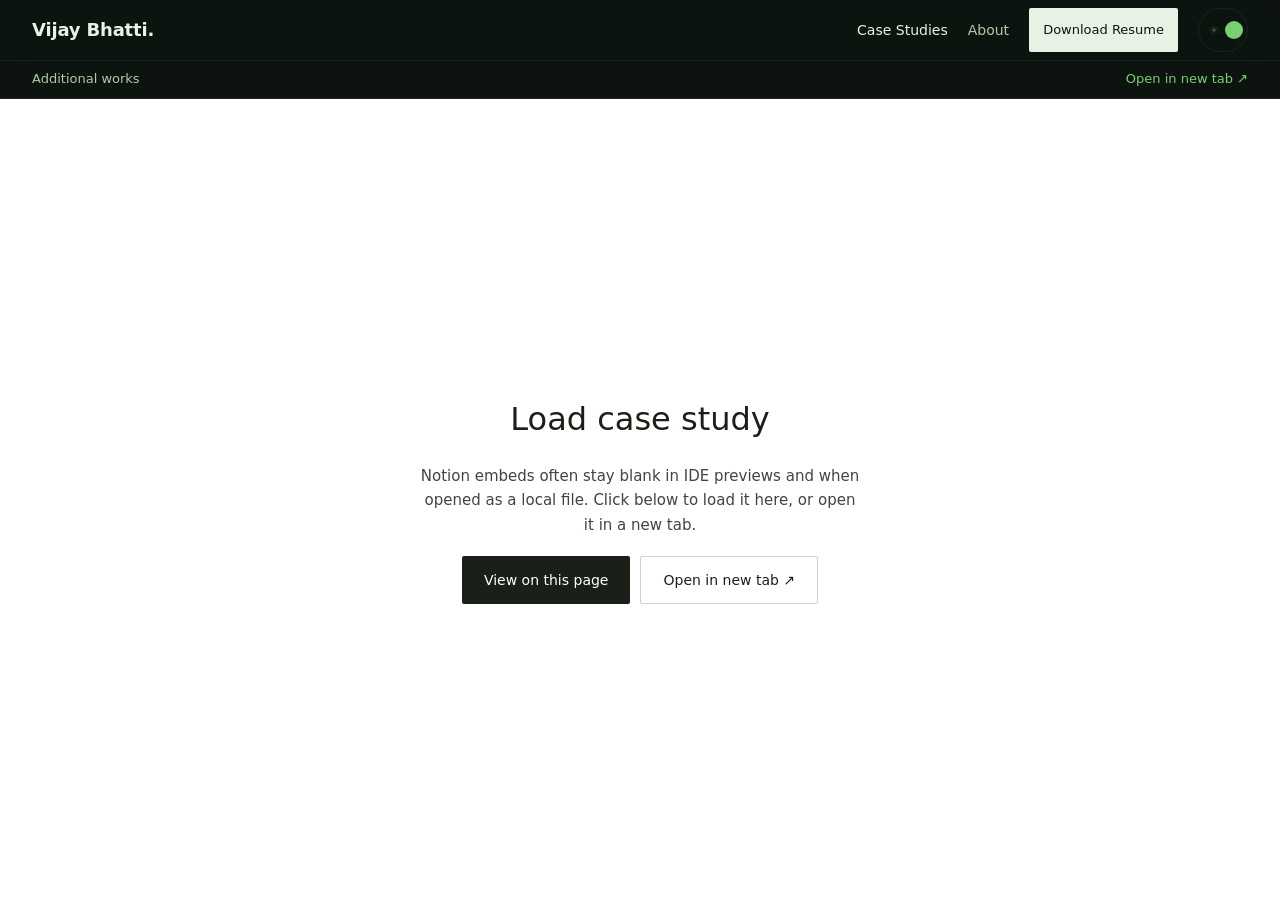
<file: notion-case-study.html>
<!DOCTYPE html>
<html lang="en">
<head>
<meta charset="UTF-8">
<meta name="viewport" content="width=device-width, initial-scale=1.0">
<title>Additional works — Vijay Bhatti</title>
<style>
*,*::before,*::after{box-sizing:border-box;margin:0;padding:0}
:root{
  --bg:#FFFFFF;--bg-alt:#EEEAE2;--bg-dark:#151C13;
  --ink:#1A2018;--ink2:#3F463D;--ink3:#4F574E;
  --g:#1E4A1C;--gl:#2D5A27;--gx:#E6F0E4;
  --border:rgba(26,32,24,.10);--bm:rgba(26,32,24,.16);
  --serif:'Segoe UI',system-ui,sans-serif;
  --sans:'Segoe UI',system-ui,sans-serif;
}
html,body{height:100%;margin:0}
body{
  background:var(--bg);
  color:var(--ink);
  font-family:var(--sans);
  -webkit-font-smoothing:antialiased;
  display:flex;
  flex-direction:column;
  min-height:100dvh;
}
[data-theme="dark"]{
  --bg:#0D1410;--bg-alt:#131A11;--bg-dark:#070C07;
  --ink:#E8F2E4;--ink2:#AFCBAA;--ink3:#93AF8E;
  --g:#78D070;--gl:#8AE082;--gx:rgba(88,170,80,.13);
  --border:rgba(188,228,180,.08);--bm:rgba(188,228,180,.14);
}
.notion-bar{
  display:flex;
  align-items:center;
  justify-content:space-between;
  gap:12px;
  flex-wrap:wrap;
  padding:8px clamp(12px,2.5vw,32px);
  border-bottom:1px solid var(--border);
  background:var(--bg);
  font-size:13px;
  color:var(--ink2);
}
.notion-bar a{color:var(--g);text-decoration:none;font-weight:500}
.notion-bar a:hover{text-decoration:underline}
.notion-shell{
  position:relative;
  flex:1;
  width:100%;
  min-height:0;
  height:calc(100dvh - var(--nav-h, 60px) - 40px);
  background:#ffffff;
}
.notion-shell iframe{
  position:absolute;
  inset:0;
  width:100%;
  height:100%;
  border:0;
  display:block;
  background:#ffffff;
}
.notion-gate{
  position:absolute;
  inset:0;
  z-index:2;
  display:flex;
  align-items:center;
  justify-content:center;
  flex-direction:column;
  gap:18px;
  padding:32px;
  text-align:center;
  background:#fff;
  color:#1A2018;
}
.notion-gate[hidden]{display:none!important}
.notion-gate h1{
  font-family:var(--serif);
  font-size:clamp(22px,3vw,32px);
  font-weight:400;
  color:#1A2018;
}
.notion-gate p{font-size:15px;line-height:1.65;max-width:440px;color:#3F463D}
.notion-gate .actions{display:flex;flex-wrap:wrap;gap:10px;justify-content:center}
.notion-gate button,
.notion-gate .btn-open{
  display:inline-flex;
  align-items:center;
  justify-content:center;
  padding:12px 22px;
  border:0;
  border-radius:2px;
  font:inherit;
  font-size:14px;
  font-weight:500;
  cursor:pointer;
  text-decoration:none;
}
.notion-gate button{background:#1A2018;color:#fff}
.notion-gate button:hover{background:#2D5A27}
.notion-gate .btn-open{background:transparent;color:#1A2018;border:1px solid rgba(26,32,24,.2)}
.notion-gate .btn-open:hover{border-color:#1A2018}
</style>
<link rel="stylesheet" href="site-a11y.css">
<link rel="stylesheet" href="site-nav.css">
</head>
<body>
<a class="skip-link" href="#main">Skip to content</a>

<nav id="nav">
  <a href="index.html" class="nlogo">Vijay Bhatti.</a>
  <div class="nav-bar-actions">
    <a href="VijayBhatti_Resume.pdf" class="btn-resume nav-resume-out" download="VijayBhatti_Resume.pdf">Download Resume</a>
    <button type="button" class="nav-toggle" id="nav-toggle" aria-expanded="false" aria-controls="nav-menu" aria-label="Open menu">
      <span class="nav-toggle-icon" aria-hidden="true">
        <span class="nav-toggle-bar"></span>
        <span class="nav-toggle-bar"></span>
        <span class="nav-toggle-bar"></span>
      </span>
    </button>
  </div>
  <div class="nr" id="nav-menu" role="navigation" aria-label="Main">
    <a href="index.html#case-studies" class="nl active">Case Studies</a>
    <a href="about.html" class="nl">About</a>
    <a href="VijayBhatti_Resume.pdf" class="btn-resume nav-resume-in" download="VijayBhatti_Resume.pdf">Download Resume</a>
    <div class="nav-menu-theme">
      <span class="nav-theme-label" id="nav-theme-label">Theme</span>
      <button class="theme-toggle" id="theme-toggle" aria-labelledby="nav-theme-label" aria-label="Toggle dark mode" onclick="toggleTheme()">
        <div class="theme-toggle-track">
          <span class="tt-sun">☀</span>
          <span class="tt-moon">☾</span>
        </div>
        <div class="theme-toggle-thumb"></div>
      </button>
    </div>
  </div>
  <button type="button" class="nav-backdrop" id="nav-backdrop" aria-hidden="true" tabindex="-1"></button>
</nav>

<div class="notion-bar">
  <span>Additional works</span>
  <a href="https://vanilla-steam-503.notion.site/0b5e0785a508467482c862af41c8f256" target="_blank" rel="noopener">Open in new tab ↗</a>
</div>

<main class="notion-shell" id="main">
  <div class="notion-gate" id="notion-gate">
    <h1>Load case study</h1>
    <p>Notion embeds often stay blank in IDE previews and when opened as a local file. Click below to load it here, or open it in a new tab.</p>
    <div class="actions">
      <button type="button" id="notion-load">View on this page</button>
      <a class="btn-open" href="https://vanilla-steam-503.notion.site/0b5e0785a508467482c862af41c8f256" target="_blank" rel="noopener">Open in new tab ↗</a>
    </div>
  </div>
  <iframe
    id="notion-frame"
    title="Additional works"
    allowfullscreen
    referrerpolicy="strict-origin-when-cross-origin"
  ></iframe>
</main>

<script src="site-nav.js" defer></script>
<script>
(function(){var t=sessionStorage.getItem('vbt')||'dark';if(t==='dark')document.documentElement.setAttribute('data-theme','dark');})();
function toggleTheme(){var d=document.documentElement.getAttribute('data-theme')==='dark';if(d){document.documentElement.removeAttribute('data-theme');sessionStorage.setItem('vbt','light');}else{document.documentElement.setAttribute('data-theme','dark');sessionStorage.setItem('vbt','dark');}}

(function(){
  var EMBED='https://vanilla-steam-503.notion.site/ebd/0b5e0785a508467482c862af41c8f256';
  var frame=document.getElementById('notion-frame');
  var gate=document.getElementById('notion-gate');
  var btn=document.getElementById('notion-load');
  if(!frame||!gate||!btn)return;

  function loadEmbed(){
    frame.src=EMBED;
    gate.hidden=true;
  }

  btn.addEventListener('click',loadEmbed);
})();
</script>
</body>
</html>
</file>
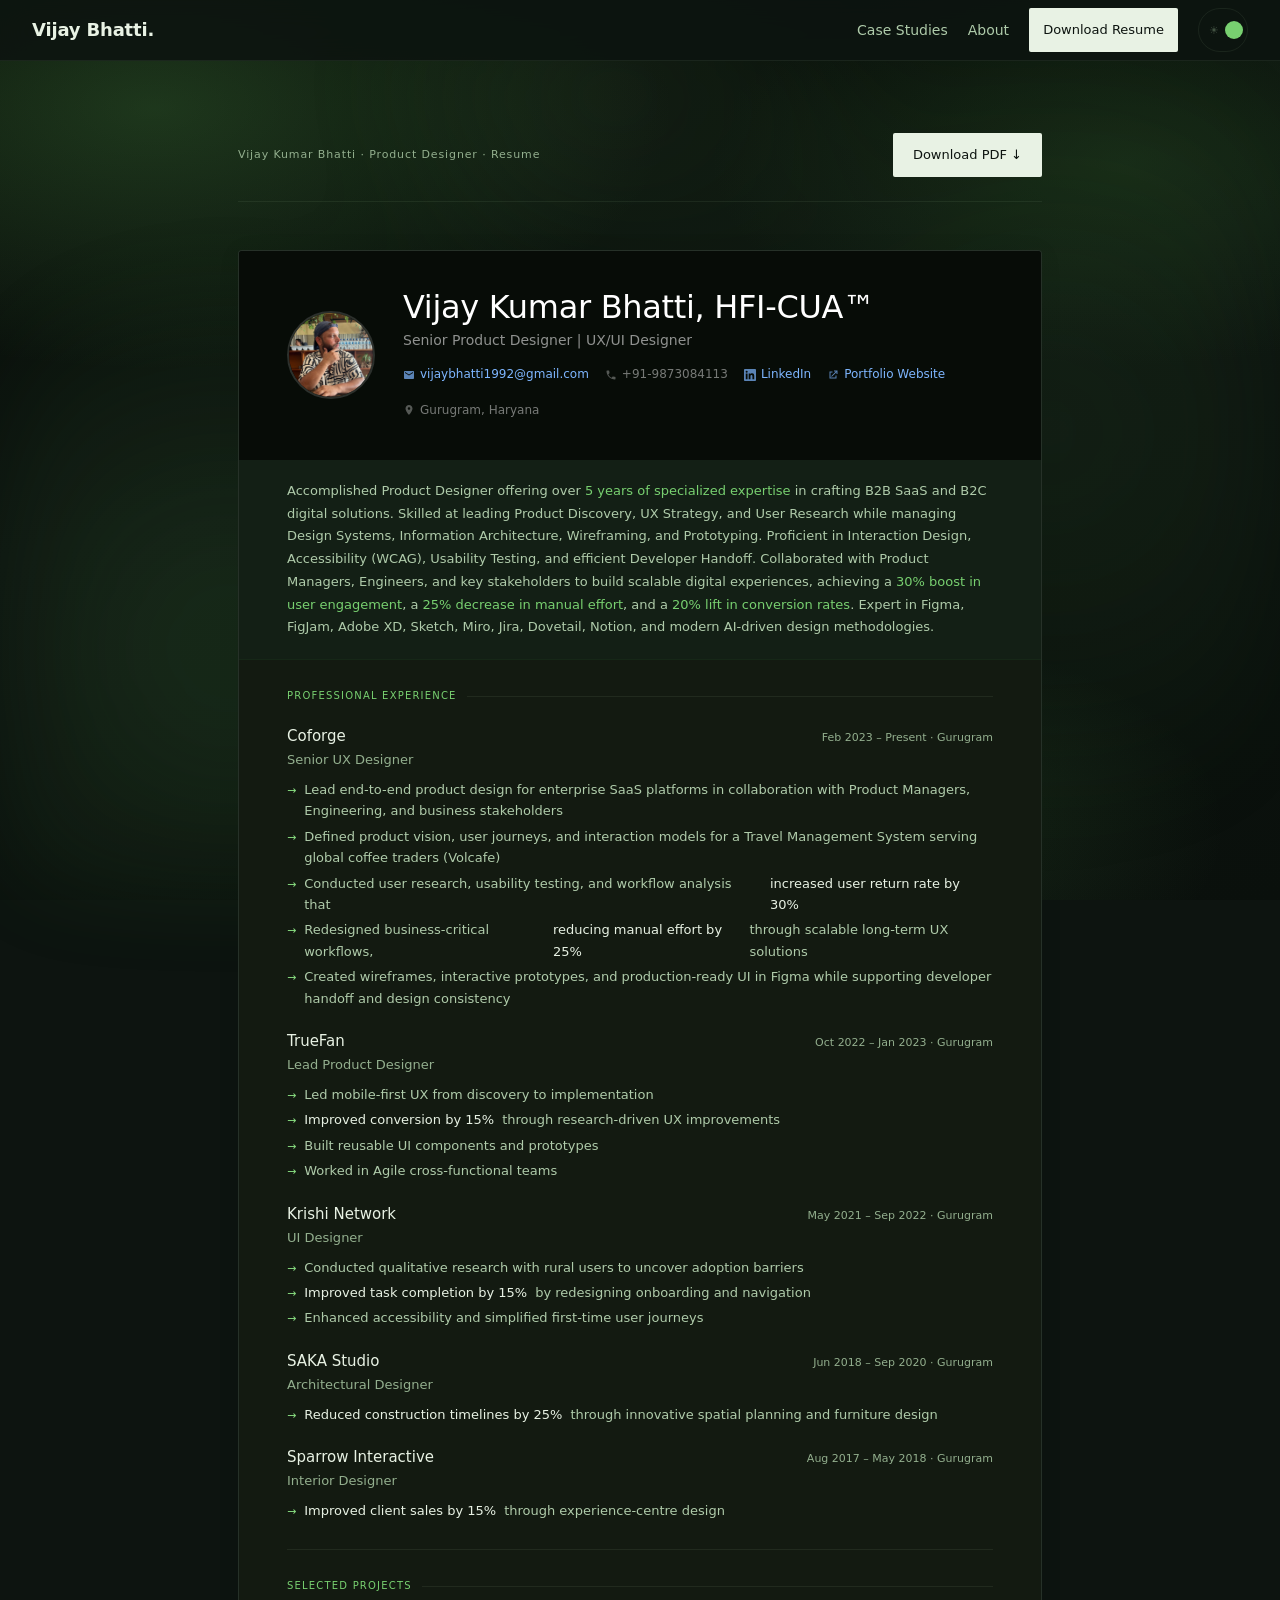
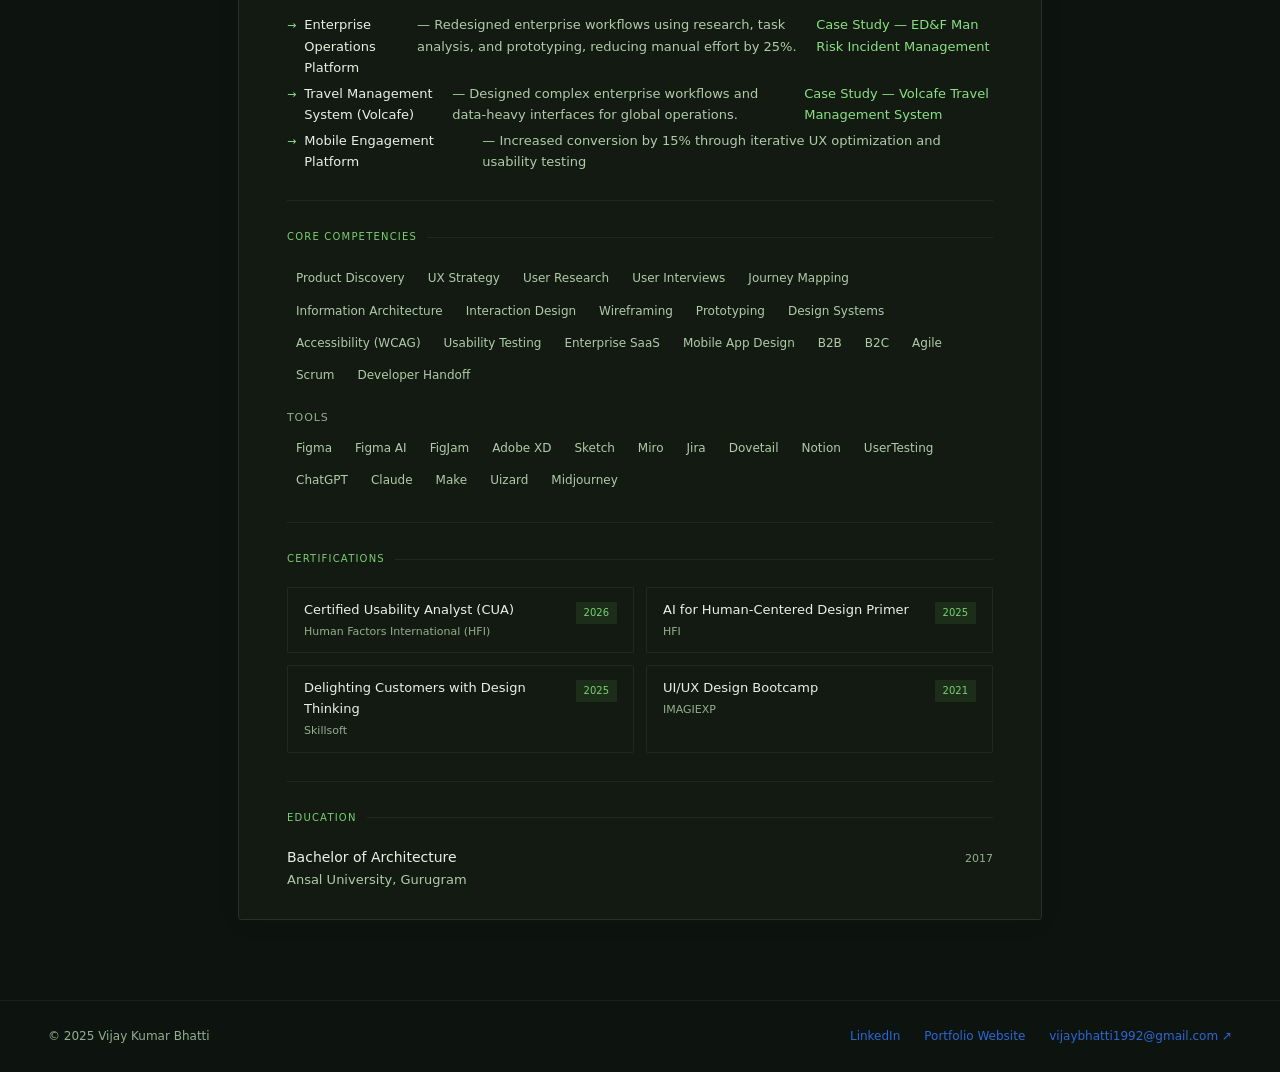
<file: resume.html>
<!DOCTYPE html>
<html lang="en">
<head>
<meta charset="UTF-8">
<meta name="viewport" content="width=device-width, initial-scale=1.0">
<title>Resume — Vijay Kumar Bhatti, HFI-CUA™ · Senior Product Designer</title>
<style>
*,*::before,*::after{box-sizing:border-box;margin:0;padding:0}
:root{
  --bg:#FFFFFF;--bg-alt:#EEEAE2;--bg-dark:#151C13;
  --ink:#1A2018;--ink2:#3F463D;--ink3:#4F574E;
  --g:#1E4A1C;--gl:#4A8A42;--gx:#E6F0E4;
  --border:rgba(26,32,24,.10);--bm:rgba(26,32,24,.16);
  --serif:'Segoe UI',system-ui,sans-serif;--sans:'Segoe UI',system-ui,sans-serif;
}
html{scroll-behavior:smooth;min-height:100%}
body{position:relative;min-height:100vh;background:var(--bg);color:var(--ink);font-family:var(--sans);font-weight:400;font-size:16px;line-height:1.6;-webkit-font-smoothing:antialiased}
body::before,body::after{content:"";position:fixed;inset:0;pointer-events:none}
body::before{z-index:-2;background:radial-gradient(ellipse 72% 52% at 8% 8%,rgba(74,138,66,.16) 0%,transparent 58%),radial-gradient(ellipse 58% 44% at 92% 14%,rgba(45,90,39,.1) 0%,transparent 54%),radial-gradient(ellipse 64% 48% at 72% 88%,rgba(196,89,42,.06) 0%,transparent 56%),radial-gradient(ellipse 80% 60% at 40% 55%,rgba(230,240,228,.55) 0%,transparent 70%),linear-gradient(155deg,#fff 0%,#f6faf5 38%,#fff 72%,#f9fbf8 100%)}
body::after{z-index:-1;opacity:.78;filter:blur(52px);background:radial-gradient(circle at 20% 75%,rgba(88,170,80,.15) 0%,transparent 32%),radial-gradient(circle at 82% 35%,rgba(74,138,66,.11) 0%,transparent 36%),radial-gradient(circle at 55% 15%,rgba(45,90,39,.08) 0%,transparent 30%)}
[data-theme="dark"] body::before{background:radial-gradient(ellipse 70% 50% at 12% 12%,rgba(88,170,80,.26) 0%,transparent 58%),radial-gradient(ellipse 60% 42% at 88% 18%,rgba(45,90,39,.32) 0%,transparent 54%),radial-gradient(ellipse 55% 40% at 65% 92%,rgba(112,194,102,.15) 0%,transparent 56%),linear-gradient(165deg,#080d08 0%,#0D1410 45%,#0a100c 100%)}
[data-theme="dark"] body::after{opacity:.92;background:radial-gradient(circle at 18% 72%,rgba(88,170,80,.18) 0%,transparent 34%),radial-gradient(circle at 82% 48%,rgba(70,130,62,.14) 0%,transparent 38%),radial-gradient(circle at 48% 8%,rgba(112,194,102,.1) 0%,transparent 28%)}
footer{border-top:1px solid var(--border);padding:26px 48px;display:flex;justify-content:space-between;align-items:center}
.fc{font-size:12px;color:var(--ink3)}
.flinks{display:flex;gap:24px}
.fa{font-size:12px;color:var(--ink2);text-decoration:none;transition:color .2s}
.fa:hover{color:var(--ink)}
.fa.link-accent{color:#2A67D4}
.fa.link-accent:hover{color:#4A84EC}
@keyframes fu{from{opacity:0;transform:translateY(14px)}to{opacity:1;transform:none}}

/* ── PAGE LAYOUT ── */
.page-wrap{padding:72px 48px 80px;max-width:900px;margin:0 auto}

/* ── DOWNLOAD STRIP ── */
.dl-strip{display:flex;justify-content:space-between;align-items:center;margin-bottom:48px;padding-bottom:24px;border-bottom:1px solid var(--border);opacity:0;animation:fu .6s ease .1s forwards}
.dl-label{font-size:12px;color:var(--ink3)}
.dl-btn{display:inline-flex;align-items:center;gap:8px;padding:10px 20px;background:var(--ink);color:var(--bg);font-size:13px;font-weight:400;text-decoration:none;border-radius:2px;transition:background .2s}
.dl-btn:hover{background:var(--g)}

/* ── RESUME CARD ── */
.resume-card{background:#fff;border:1px solid var(--bm);border-radius:4px;overflow:hidden;box-shadow:0 2px 24px rgba(26,32,24,.06);opacity:0;animation:fu .7s ease .2s forwards}

/* Header */
.r-header{background:var(--bg-dark);padding:40px 48px;display:grid;grid-template-columns:auto 1fr;gap:28px;align-items:center}
.r-photo{width:88px;height:88px;border-radius:50%;overflow:hidden;border:2px solid rgba(255,255,255,.15);flex-shrink:0}
.r-photo img{width:100%;height:100%;object-fit:cover;object-position:center top}
/* Force the same headshot used on About page */
.r-photo img{content:url("assets/images/profile-about.png")}
.r-name{font-family:var(--serif);font-size:32px;font-weight:400;color:#fff;line-height:1;margin-bottom:6px;letter-spacing:-.01em}
.r-title{font-size:14px;color:rgba(255,255,255,.55);margin-bottom:14px}
.r-contacts{display:flex;flex-wrap:wrap;gap:16px}
.r-contact{font-size:12px;color:rgba(255,255,255,.45);display:flex;align-items:center;gap:5px;text-decoration:none;transition:color .2s}
.r-contact:hover{color:rgba(255,255,255,.8)}
.r-contact svg{width:12px;height:12px;fill:currentColor;flex-shrink:0;opacity:.7}
.r-contact.link-accent{color:#7EB6FF}
.r-contact.link-accent:hover{color:#A8CBFF}

/* Summary strip */
.r-summary{background:var(--gx);border-bottom:1px solid rgba(45,90,39,.15);padding:20px 48px}
.r-summary-text{font-size:13px;line-height:1.75;color:var(--ink2);max-width:700px}
.r-summary-text strong{color:var(--g);font-weight:500}

/* Body */
.r-body{padding:0 48px}
.r-section{padding:28px 0;border-bottom:1px solid var(--border)}
.r-section:last-child{border-bottom:none}
.r-section-head{font-size:10px;font-weight:500;letter-spacing:.12em;text-transform:uppercase;color:var(--g);margin-bottom:20px;display:flex;align-items:center;gap:10px}
.r-section-head::after{content:"";flex:1;height:1px;background:var(--border)}

/* Experience items */
.r-exp{margin-bottom:20px}
.r-exp:last-child{margin-bottom:0}
.r-exp-header{display:flex;justify-content:space-between;align-items:baseline;margin-bottom:2px}
.r-exp-co{font-size:15px;font-weight:500;color:var(--ink)}
.r-exp-years{font-size:11px;color:var(--ink3);white-space:nowrap;margin-left:16px}
.r-exp-role{font-size:13px;color:var(--ink3);margin-bottom:8px}
.r-bullets{list-style:none;display:flex;flex-direction:column;gap:4px}
.r-bullet{font-size:13px;color:var(--ink2);line-height:1.65;display:flex;gap:8px}
.r-bullet::before{content:"→";color:var(--gl);flex-shrink:0;font-size:11px;margin-top:3px}
.r-bullet strong{color:var(--ink);font-weight:500}
.r-bullet a{color:var(--g);text-decoration:none;font-weight:500}
.r-bullet a:hover{text-decoration:underline}
[data-theme="dark"] .r-bullet a{color:var(--gl)}

/* Skills grid */
.skills-grid{display:grid;grid-template-columns:1fr 1fr 1fr;gap:20px}
.skill-group-label{font-size:11px;font-weight:500;color:var(--ink3);text-transform:uppercase;letter-spacing:.08em;margin-bottom:8px}
.skill-tags{display:flex;flex-wrap:wrap;gap:5px}
.skill-tag{font-size:12px;color:var(--ink2);padding:4px 9px;background:var(--bg-alt);border-radius:1px}

/* Cert grid */
.cert-grid{display:grid;grid-template-columns:1fr 1fr;gap:12px}
.cert-item{padding:12px 16px;border:1px solid var(--border);border-radius:2px;display:flex;justify-content:space-between;align-items:flex-start;gap:12px}
.cert-name{font-size:13px;font-weight:400;color:var(--ink);margin-bottom:2px}
.cert-org{font-size:11px;color:var(--ink3)}
.cert-badge{font-size:10px;font-weight:500;padding:3px 8px;border-radius:1px;white-space:nowrap;flex-shrink:0;margin-top:2px}
.cb-done{background:var(--gx);color:var(--g)}
.cb-prog{background:#FFF0D8;color:#9A5A14}

/* Education */
.edu-item{display:flex;justify-content:space-between;align-items:baseline}
.edu-deg{font-size:14px;font-weight:500;color:var(--ink)}
.edu-inst{font-size:13px;color:var(--ink2);margin-top:2px}
.edu-year{font-size:11px;color:var(--ink3);white-space:nowrap;margin-left:16px}

@media(max-width:720px){
  .page-wrap{padding:100px 16px 60px}
  .r-header{grid-template-columns:1fr;gap:16px;padding:28px 24px}
  .r-summary{padding:16px 24px}
  .r-body{padding:0 24px}
  .skills-grid{grid-template-columns:1fr}
  .cert-grid{grid-template-columns:1fr}
  footer{padding:24px 20px;flex-direction:column;gap:12px;align-items:flex-start}
}

@media print{
  nav,footer,.dl-strip{display:none}
  .page-wrap{padding:0;max-width:100%}
  .resume-card{box-shadow:none;border:none}
  /* Preserve on-screen colors in generated PDF */
  html,body,*{
    -webkit-print-color-adjust:exact !important;
    print-color-adjust:exact !important;
  }
  .r-header{
    background:var(--bg-dark) !important;
  }
  *{
    animation:none !important;
    opacity:1 !important;
    transform:none !important;
  }
}

/* ─── DARK MODE VARIABLES ─── */
[data-theme="dark"] {
  --bg:     #0D1410;
  --bg-alt: #131A11;
  --bg-dark:#070C07;
  --ink:    #E8F2E4;
  --ink2:   #AFCBAA;
  --ink3:   #93AF8E;
  --g:      #78D070;
  --gl:     #70C266;
  --gx:     rgba(88,170,80,.13);
  --w:      #D87860;
  --border: rgba(188,228,180,.08);
  --bm:     rgba(188,228,180,.14);
}
[data-theme="dark"] body {
  color-scheme: dark;
}
/* Nav scrolled state in dark */
[data-theme="dark"] nav.sc {
  background: rgba(13,20,16,.93);
}
/* Cards / surface overrides */
[data-theme="dark"] .resume-card,
[data-theme="dark"] .wc,
[data-theme="dark"] .wc-body {
  background: var(--bg-alt);
}
[data-theme="dark"] .r-summary {
  background: rgba(88,170,80,.08);
}
/* White backgrounds that need overriding */
[data-theme="dark"] .r-body,
[data-theme="dark"] .mc,
[data-theme="dark"] .strat-card,
[data-theme="dark"] .sc2,
[data-theme="dark"] .pc,
[data-theme="dark"] .method,
[data-theme="dark"] .finding,
[data-theme="dark"] .tool-group,
[data-theme="dark"] .tg,
[data-theme="dark"] .ds-block,
[data-theme="dark"] .desk-card,
[data-theme="dark"] .metric,
[data-theme="dark"] .cert-item,
[data-theme="dark"] .beyond-card,
[data-theme="dark"] .tg,
[data-theme="dark"] .dec-kept,
[data-theme="dark"] .skill-tag,
[data-theme="dark"] .tg-t,
[data-theme="dark"] .screen-card,
[data-theme="dark"] .ta-step {
  background: var(--bg-alt);
}
[data-theme="dark"] .pc.a { background: rgba(88,170,80,.08); }
[data-theme="dark"] .p-card.admin,
[data-theme="dark"] .p-card.a { background: rgba(88,170,80,.08); }
[data-theme="dark"] .finding.w { background: rgba(196,89,42,.06); }
[data-theme="dark"] .arch-note { background: rgba(188,228,180,.05); }
[data-theme="dark"] .wf-card,
[data-theme="dark"] .wf { background: #111811; }
[data-theme="dark"] .wf-bar { background: #0D1510; }
[data-theme="dark"] .wf-field-input,
[data-theme="dark"] .wf-textarea { background: #0A1208; border-color: rgba(188,228,180,.18); }
[data-theme="dark"] .wf-stat,
[data-theme="dark"] .wf-notification { background: rgba(188,228,180,.05); border-color: rgba(188,228,180,.1); }
[data-theme="dark"] .wf-table { border-color: rgba(188,228,180,.1); }
[data-theme="dark"] .wf-thead,
[data-theme="dark"] .wf-sidebar-comments { background: rgba(88,170,80,.08); }
[data-theme="dark"] .wf-trow { border-color: rgba(188,228,180,.05); }
[data-theme="dark"] .wf-sub-steps { background: transparent; }
/* Dark section overrides — keep dark areas dark in dark mode */
[data-theme="dark"] .retro,
[data-theme="dark"] .beliefs-wrap,
[data-theme="dark"] .jm-wrap,
[data-theme="dark"] .r-header {
  background: var(--bg-dark);
}
/* Screen labels */
[data-theme="dark"] .desk-cap,
[data-theme="dark"] .mob-cap,
[data-theme="dark"] .screen-card-cap,
[data-theme="dark"] .ia-wrap,
[data-theme="dark"] .lofi-section,
[data-theme="dark"] .ds-wrap,
[data-theme="dark"] .about-strip {
  background: var(--bg-alt);
  border-color: var(--border);
}
/* Inputs on resume */
[data-theme="dark"] .resume-card { background: #0D1410; border-color: var(--bm); }
[data-theme="dark"] .cert-grid .cert-item { border-color: var(--border); }
/* Image full bleed sections */
[data-theme="dark"] .fb,
[data-theme="dark"] .image-full,
[data-theme="dark"] .cs-image-full { background: var(--bg-alt); }
/* Work cards on index */
[data-theme="dark"] .work-card,
[data-theme="dark"] .wc { background: var(--bg); }
[data-theme="dark"] .wc-ph { background: var(--bg-alt); }
[data-theme="dark"] .wc:hover { background: var(--bg-alt); }

/* ─── PHYSICS CURSOR BALL ─── */
#cursor-ball {
  position: fixed;
  top: 0; left: 0;
  width: 14px; height: 14px;
  border-radius: 50%;
  background: var(--g);
  opacity: .65;
  pointer-events: none;
  z-index: 9999;
  will-change: transform;
  box-shadow: 0 0 0 3px var(--gx);
  transition: opacity .3s, width .2s, height .2s, box-shadow .2s;
  display: none;
}
#cursor-ball.active { display: block; }
#cursor-ball.hovering {
  width: 28px; height: 28px;
  opacity: .25;
  box-shadow: 0 0 0 6px var(--gx);
}
@media (pointer: coarse) { #cursor-ball { display: none !important; } }

/* ─── DARK THEME VARIABLES ─── */
[data-theme="dark"]{
  --bg:#0D1410;--bg-alt:#131A11;--bg-dark:#070C07;
  --ink:#E8F2E4;--ink2:#AFCBAA;--ink3:#93AF8E;
  --g:#78D070;--gl:#8AE082;--gx:rgba(88,170,80,.13);
  --w:#D87860;--border:rgba(188,228,180,.08);--bm:rgba(188,228,180,.14);
}
[data-theme="dark"] body{color-scheme:dark}
[data-theme="dark"] nav.sc{background:rgba(13,20,16,.94)}
[data-theme="dark"] .mc,[data-theme="dark"] .sc2,[data-theme="dark"] .pc,
[data-theme="dark"] .pc.b,[data-theme="dark"] .method,[data-theme="dark"] .finding,
[data-theme="dark"] .tg,[data-theme="dark"] .ds-block,[data-theme="dark"] .desk-card,
[data-theme="dark"] .metric,[data-theme="dark"] .cert-item,[data-theme="dark"] .beyond-card,
[data-theme="dark"] .dec-kept,[data-theme="dark"] .skill-tag,[data-theme="dark"] .tg-t,
[data-theme="dark"] .screen-card,[data-theme="dark"] .ta-step,
[data-theme="dark"] .tool-group,[data-theme="dark"] .strat-card,
[data-theme="dark"] .cert-list .cert-item,[data-theme="dark"] .exp-item,
[data-theme="dark"] .arch-note,[data-theme="dark"] .killed-item{background:var(--bg-alt)}
[data-theme="dark"] .pc.a,[data-theme="dark"] .p-card.admin,
[data-theme="dark"] .p-card.a{background:rgba(88,170,80,.08)}
[data-theme="dark"] .finding.w,[data-theme="dark"] .finding.warn{background:rgba(196,89,42,.06)}
[data-theme="dark"] .work-card,[data-theme="dark"] .wc{background:var(--bg)}
[data-theme="dark"] .wc:hover,[data-theme="dark"] .wc-ph{background:var(--bg-alt)}
[data-theme="dark"] .wc-body{background:transparent}
[data-theme="dark"] .retro,[data-theme="dark"] .beliefs-wrap,
[data-theme="dark"] .jm-wrap,[data-theme="dark"] .r-header{background:var(--bg-dark)}
[data-theme="dark"] .ia-wrap,[data-theme="dark"] .lofi-section,
[data-theme="dark"] .ds-wrap,[data-theme="dark"] .about-strip,
[data-theme="dark"] .tf-wrap{background:var(--bg-alt)}
[data-theme="dark"] .desk-cap,[data-theme="dark"] .mob-cap,
[data-theme="dark"] .screen-card-cap{background:var(--bg-alt);border-color:var(--border)}
[data-theme="dark"] .resume-card{background:#0D1410;border-color:var(--bm)}
[data-theme="dark"] .r-summary{background:rgba(88,170,80,.08)}
[data-theme="dark"] .wf,[data-theme="dark"] .wc-card{background:#111811}
[data-theme="dark"] .wf-bar{background:#0D1510}
[data-theme="dark"] .wf-thead,[data-theme="dark"] .wf-sidebar-comments{background:rgba(88,170,80,.08)}
#vb-ball{
  position:fixed;top:0;left:0;width:13px;height:13px;border-radius:50%;
  background:var(--g);opacity:.6;pointer-events:none;z-index:9999;
  will-change:transform;box-shadow:0 0 0 3px var(--gx);
  transition:opacity .4s,width .18s,height .18s,box-shadow .18s;
  display:none;
}
#vb-ball.on{display:block}
#vb-ball.big{width:26px;height:26px;opacity:.22;box-shadow:0 0 0 7px var(--gx)}
@media(pointer:coarse){#vb-ball{display:none!important}}
</style>
<link rel="stylesheet" href="site-a11y.css">
<link rel="stylesheet" href="site-nav.css">
</head>
<body>
<a class="skip-link" href="#main">Skip to content</a>

<nav id="nav">
  <a href="index.html" class="nlogo">Vijay Bhatti.</a>
  <div class="nav-bar-actions">
    <a href="VijayBhatti_Resume.pdf" class="btn-resume nav-resume-out" download="VijayBhatti_Resume.pdf">Download Resume</a>
    <button type="button" class="nav-toggle" id="nav-toggle" aria-expanded="false" aria-controls="nav-menu" aria-label="Open menu">
      <span class="nav-toggle-icon" aria-hidden="true">
        <span class="nav-toggle-bar"></span>
        <span class="nav-toggle-bar"></span>
        <span class="nav-toggle-bar"></span>
      </span>
    </button>
  </div>
  <div class="nr" id="nav-menu" role="navigation" aria-label="Main">
    <a href="index.html#case-studies" class="nl">Case Studies</a>
    <a href="about.html" class="nl">About</a>
    <a href="VijayBhatti_Resume.pdf" class="btn-resume nav-resume-in" download="VijayBhatti_Resume.pdf">Download Resume</a>
    <div class="nav-menu-theme">
      <span class="nav-theme-label" id="nav-theme-label">Theme</span>
      <button class="theme-toggle" id="theme-toggle" aria-labelledby="nav-theme-label" aria-label="Toggle dark mode" onclick="toggleTheme()">
        <div class="theme-toggle-track">
          <span class="tt-sun">☀</span>
          <span class="tt-moon">☾</span>
        </div>
        <div class="theme-toggle-thumb"></div>
      </button>
    </div>
  </div>
  <button type="button" class="nav-backdrop" id="nav-backdrop" aria-hidden="true" tabindex="-1"></button>
</nav>

<div class="page-wrap" id="main">

  <div class="dl-strip">
    <span class="dl-label">Vijay Kumar Bhatti · Product Designer · Resume</span>
    <a href="VijayBhatti_Resume.pdf" class="dl-btn" download="VijayBhatti_Resume.pdf">Download PDF ↓</a>
  </div>

  <div class="resume-card">

    <!-- Header -->
    <div class="r-header">
      <div class="r-photo"><img src="[data-uri]" alt="Vijay Bhatti"></div>
      <div>
        <div class="r-name">Vijay Kumar Bhatti, HFI-CUA™</div>
        <div class="r-title">Senior Product Designer | UX/UI Designer</div>
        <div class="r-contacts">
          <a href="mailto:vijaybhatti1992@gmail.com" class="r-contact link-accent">
            <svg viewBox="0 0 24 24"><path d="M20 4H4c-1.1 0-2 .9-2 2v12c0 1.1.9 2 2 2h16c1.1 0 2-.9 2-2V6c0-1.1-.9-2-2-2zm0 4l-8 5-8-5V6l8 5 8-5v2z"/></svg>
            vijaybhatti1992@gmail.com
          </a>
          <a href="tel:+919873084113" class="r-contact">
            <svg viewBox="0 0 24 24"><path d="M6.62 10.79c1.44 2.83 3.76 5.14 6.59 6.59l2.2-2.2c.27-.27.67-.36 1.02-.24 1.12.37 2.33.57 3.57.57.55 0 1 .45 1 1V20c0 .55-.45 1-1 1-9.39 0-17-7.61-17-17 0-.55.45-1 1-1h3.5c.55 0 1 .45 1 1 0 1.25.2 2.45.57 3.57.11.35.03.74-.25 1.02l-2.2 2.2z"/></svg>
            +91-9873084113
          </a>
          <a href="https://www.linkedin.com/in/vijay-bhatti" class="r-contact link-accent" target="_blank">
            <svg viewBox="0 0 24 24"><path d="M20.447 20.452h-3.554v-5.569c0-1.328-.027-3.037-1.852-3.037-1.853 0-2.136 1.445-2.136 2.939v5.667H9.351V9h3.414v1.561h.046c.477-.9 1.637-1.85 3.37-1.85 3.601 0 4.267 2.37 4.267 5.455v6.286zM5.337 7.433a2.062 2.062 0 01-2.063-2.065 2.064 2.064 0 112.063 2.065zm1.782 13.019H3.555V9h3.564v11.452zM22.225 0H1.771C.792 0 0 .774 0 1.729v20.542C0 23.227.792 24 1.771 24h20.451C23.2 24 24 23.227 24 22.271V1.729C24 .774 23.2 0 22.222 0h.003z"/></svg>
            LinkedIn
          </a>
          <a href="https://vijaybhattidesign.github.io/vijaybhatti/" class="r-contact link-accent" target="_blank">
            <svg viewBox="0 0 24 24"><path d="M14 3h7v7h-2V6.41l-9.29 9.3-1.42-1.42 9.3-9.29H14V3z"/><path d="M5 5h6v2H7v10h10v-4h2v6H5V5z"/></svg>
            Portfolio Website
          </a>
          <span class="r-contact">
            <svg viewBox="0 0 24 24"><path d="M12 2C8.13 2 5 5.13 5 9c0 5.25 7 13 7 13s7-7.75 7-13c0-3.87-3.13-7-7-7zm0 9.5c-1.38 0-2.5-1.12-2.5-2.5s1.12-2.5 2.5-2.5 2.5 1.12 2.5 2.5-1.12 2.5-2.5 2.5z"/></svg>
            Gurugram, Haryana
          </span>
        </div>
      </div>
    </div>

    <!-- Summary -->
    <div class="r-summary">
      <p class="r-summary-text">Accomplished Product Designer offering over <strong>5 years of specialized expertise</strong> in crafting B2B SaaS and B2C digital solutions. Skilled at leading Product Discovery, UX Strategy, and User Research while managing Design Systems, Information Architecture, Wireframing, and Prototyping. Proficient in Interaction Design, Accessibility (WCAG), Usability Testing, and efficient Developer Handoff. Collaborated with Product Managers, Engineers, and key stakeholders to build scalable digital experiences, achieving a <strong>30% boost in user engagement</strong>, a <strong>25% decrease in manual effort</strong>, and a <strong>20% lift in conversion rates</strong>. Expert in Figma, FigJam, Adobe XD, Sketch, Miro, Jira, Dovetail, Notion, and modern AI-driven design methodologies.</p>
    </div>

    <div class="r-body">

      <!-- Experience -->
      <div class="r-section">
        <div class="r-section-head">Professional experience</div>

        <div class="r-exp">
          <div class="r-exp-header"><div class="r-exp-co">Coforge</div><div class="r-exp-years">Feb 2023 – Present · Gurugram</div></div>
          <div class="r-exp-role">Senior UX Designer</div>
          <ul class="r-bullets">
            <li class="r-bullet">Lead end-to-end product design for enterprise SaaS platforms in collaboration with Product Managers, Engineering, and business stakeholders</li>
            <li class="r-bullet">Defined product vision, user journeys, and interaction models for a Travel Management System serving global coffee traders (Volcafe)</li>
            <li class="r-bullet">Conducted user research, usability testing, and workflow analysis that <strong>increased user return rate by 30%</strong></li>
            <li class="r-bullet">Redesigned business-critical workflows, <strong>reducing manual effort by 25%</strong> through scalable long-term UX solutions</li>
            <li class="r-bullet">Created wireframes, interactive prototypes, and production-ready UI in Figma while supporting developer handoff and design consistency</li>
          </ul>
        </div>

        <div class="r-exp">
          <div class="r-exp-header"><div class="r-exp-co">TrueFan</div><div class="r-exp-years">Oct 2022 – Jan 2023 · Gurugram</div></div>
          <div class="r-exp-role">Lead Product Designer</div>
          <ul class="r-bullets">
            <li class="r-bullet">Led mobile-first UX from discovery to implementation</li>
            <li class="r-bullet"><strong>Improved conversion by 15%</strong> through research-driven UX improvements</li>
            <li class="r-bullet">Built reusable UI components and prototypes</li>
            <li class="r-bullet">Worked in Agile cross-functional teams</li>
          </ul>
        </div>

        <div class="r-exp">
          <div class="r-exp-header"><div class="r-exp-co">Krishi Network</div><div class="r-exp-years">May 2021 – Sep 2022 · Gurugram</div></div>
          <div class="r-exp-role">UI Designer</div>
          <ul class="r-bullets">
            <li class="r-bullet">Conducted qualitative research with rural users to uncover adoption barriers</li>
            <li class="r-bullet"><strong>Improved task completion by 15%</strong> by redesigning onboarding and navigation</li>
            <li class="r-bullet">Enhanced accessibility and simplified first-time user journeys</li>
          </ul>
        </div>

        <div class="r-exp">
          <div class="r-exp-header"><div class="r-exp-co">SAKA Studio</div><div class="r-exp-years">Jun 2018 – Sep 2020 · Gurugram</div></div>
          <div class="r-exp-role">Architectural Designer</div>
          <ul class="r-bullets">
            <li class="r-bullet"><strong>Reduced construction timelines by 25%</strong> through innovative spatial planning and furniture design</li>
          </ul>
        </div>

        <div class="r-exp" style="margin-bottom:0">
          <div class="r-exp-header"><div class="r-exp-co">Sparrow Interactive</div><div class="r-exp-years">Aug 2017 – May 2018 · Gurugram</div></div>
          <div class="r-exp-role">Interior Designer</div>
          <ul class="r-bullets">
            <li class="r-bullet"><strong>Improved client sales by 15%</strong> through experience-centre design</li>
          </ul>
        </div>
      </div>

      <!-- Selected Projects -->
      <div class="r-section">
        <div class="r-section-head">Selected projects</div>
        <ul class="r-bullets">
          <li class="r-bullet"><strong>Enterprise Operations Platform</strong> — Redesigned enterprise workflows using research, task analysis, and prototyping, reducing manual effort by 25%. <a href="edm-case-study-final.html">Case Study — ED&amp;F Man Risk Incident Management</a></li>
          <li class="r-bullet"><strong>Travel Management System (Volcafe)</strong> — Designed complex enterprise workflows and data-heavy interfaces for global operations. <a href="tms-case-study.html">Case Study — Volcafe Travel Management System</a></li>
          <li class="r-bullet"><strong>Mobile Engagement Platform</strong> — Increased conversion by 15% through iterative UX optimization and usability testing</li>
        </ul>
      </div>

      <!-- Skills -->
      <div class="r-section">
        <div class="r-section-head">Core competencies</div>
        <div class="skill-tags" style="margin-bottom:20px">
          <span class="skill-tag">Product Discovery</span><span class="skill-tag">UX Strategy</span><span class="skill-tag">User Research</span><span class="skill-tag">User Interviews</span><span class="skill-tag">Journey Mapping</span><span class="skill-tag">Information Architecture</span><span class="skill-tag">Interaction Design</span><span class="skill-tag">Wireframing</span><span class="skill-tag">Prototyping</span><span class="skill-tag">Design Systems</span><span class="skill-tag">Accessibility (WCAG)</span><span class="skill-tag">Usability Testing</span><span class="skill-tag">Enterprise SaaS</span><span class="skill-tag">Mobile App Design</span><span class="skill-tag">B2B</span><span class="skill-tag">B2C</span><span class="skill-tag">Agile</span><span class="skill-tag">Scrum</span><span class="skill-tag">Developer Handoff</span>
        </div>
        <div class="skill-group-label">Tools</div>
        <div class="skill-tags">
          <span class="skill-tag">Figma</span><span class="skill-tag">Figma AI</span><span class="skill-tag">FigJam</span><span class="skill-tag">Adobe XD</span><span class="skill-tag">Sketch</span><span class="skill-tag">Miro</span><span class="skill-tag">Jira</span><span class="skill-tag">Dovetail</span><span class="skill-tag">Notion</span><span class="skill-tag">UserTesting</span><span class="skill-tag">ChatGPT</span><span class="skill-tag">Claude</span><span class="skill-tag">Make</span><span class="skill-tag">Uizard</span><span class="skill-tag">Midjourney</span>
        </div>
      </div>

      <!-- Certifications -->
      <div class="r-section">
        <div class="r-section-head">Certifications</div>
        <div class="cert-grid">
          <div class="cert-item">
            <div><div class="cert-name">Certified Usability Analyst (CUA)</div><div class="cert-org">Human Factors International (HFI)</div></div>
            <div class="cert-badge cb-done">2026</div>
          </div>
          <div class="cert-item">
            <div><div class="cert-name">AI for Human-Centered Design Primer</div><div class="cert-org">HFI</div></div>
            <div class="cert-badge cb-done">2025</div>
          </div>
          <div class="cert-item">
            <div><div class="cert-name">Delighting Customers with Design Thinking</div><div class="cert-org">Skillsoft</div></div>
            <div class="cert-badge cb-done">2025</div>
          </div>
          <div class="cert-item">
            <div><div class="cert-name">UI/UX Design Bootcamp</div><div class="cert-org">IMAGIEXP</div></div>
            <div class="cert-badge cb-done">2021</div>
          </div>
        </div>
      </div>

      <!-- Education -->
      <div class="r-section">
        <div class="r-section-head">Education</div>
        <div class="edu-item">
          <div>
            <div class="edu-deg">Bachelor of Architecture</div>
            <div class="edu-inst">Ansal University, Gurugram</div>
          </div>
          <div class="edu-year">2017</div>
        </div>
      </div>

    </div><!-- /r-body -->
  </div><!-- /resume-card -->
</div><!-- /page-wrap -->


<footer>
  <span class="fc">© 2025 Vijay Kumar Bhatti</span>
  <div class="flinks">
    <a href="https://www.linkedin.com/in/vijay-bhatti" class="fa link-accent" target="_blank">LinkedIn</a>
    <a href="https://vijaybhattidesign.github.io/vijaybhatti/" class="fa link-accent" target="_blank">Portfolio Website</a>
    <a href="mailto:vijaybhatti1992@gmail.com" class="fa link-accent">vijaybhatti1992@gmail.com ↗</a>
  </div>
</footer>
<script>
const n=document.getElementById("nav");
window.addEventListener("scroll",()=>n.classList.toggle("sc",window.scrollY>40));
</script>

<div id="vb-ball"></div>
<script src="site-nav.js" defer></script>
<script>
(function(){var t=sessionStorage.getItem('vbt')||'dark';if(t==='dark')document.documentElement.setAttribute('data-theme','dark');})();
function toggleTheme(){var d=document.documentElement.getAttribute('data-theme')==='dark';if(d){document.documentElement.removeAttribute('data-theme');sessionStorage.setItem('vbt','light');}else{document.documentElement.setAttribute('data-theme','dark');sessionStorage.setItem('vbt','dark');}}
/* Keep resume profile photo in sync with About page */
document.addEventListener('DOMContentLoaded',function(){
  var resumePhoto=document.querySelector('.r-photo img');
  if(resumePhoto){
    // Force the same updated profile photo used on About page.
    resumePhoto.removeAttribute('srcset');
    resumePhoto.src='assets/images/profile-about.png?v=2026';
  }
});
(function(){
  if(window.matchMedia('(pointer:coarse)').matches)return;
  var b=document.getElementById('vb-ball');
  if(!b)return;
  b.classList.add('on');
  var bx=-30,by=-30,vx=0,vy=0,mx=-30,my=-30;
  var SP=0.13,DM=0.76,SZ=6.5;
  window.addEventListener('mousemove',function(e){mx=e.clientX;my=e.clientY;});
  document.addEventListener('mouseover',function(e){if(e.target&&e.target.closest&&e.target.closest('a,button,[onclick],.wc,.work-card'))b.classList.add('big');});
  document.addEventListener('mouseout',function(e){if(e.target&&e.target.closest&&e.target.closest('a,button,[onclick],.wc,.work-card'))b.classList.remove('big');});
  window.addEventListener('mouseleave',function(){b.style.opacity='0';});
  window.addEventListener('mouseenter',function(){b.style.opacity='';});
  function tick(){
    var dx=mx-bx,dy=my-by;
    vx=(vx+dx*SP)*DM; vy=(vy+dy*SP)*DM;
    bx+=vx; by+=vy;
    b.style.transform='translate('+(bx-SZ)+'px,'+(by-SZ)+'px)';
    requestAnimationFrame(tick);
  }
  tick();
})();
</script>
</body>
</html>
</file>
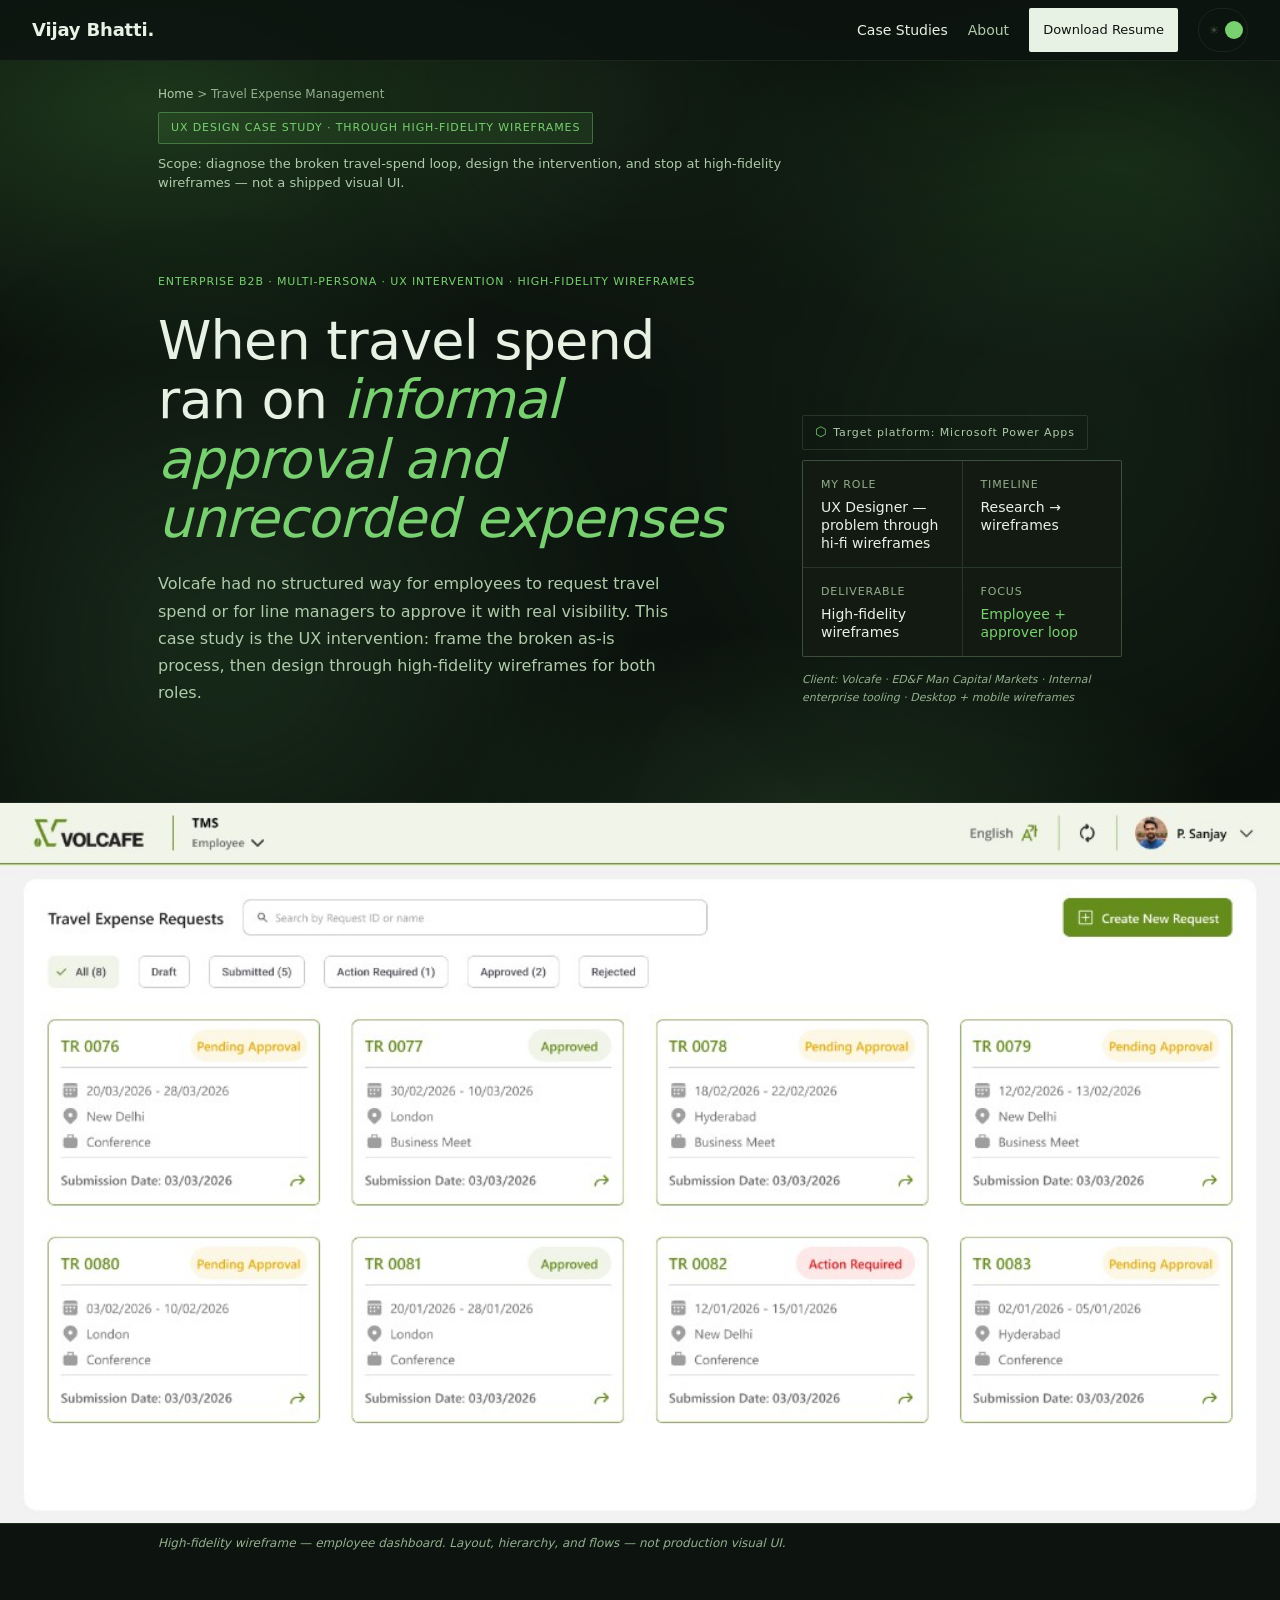
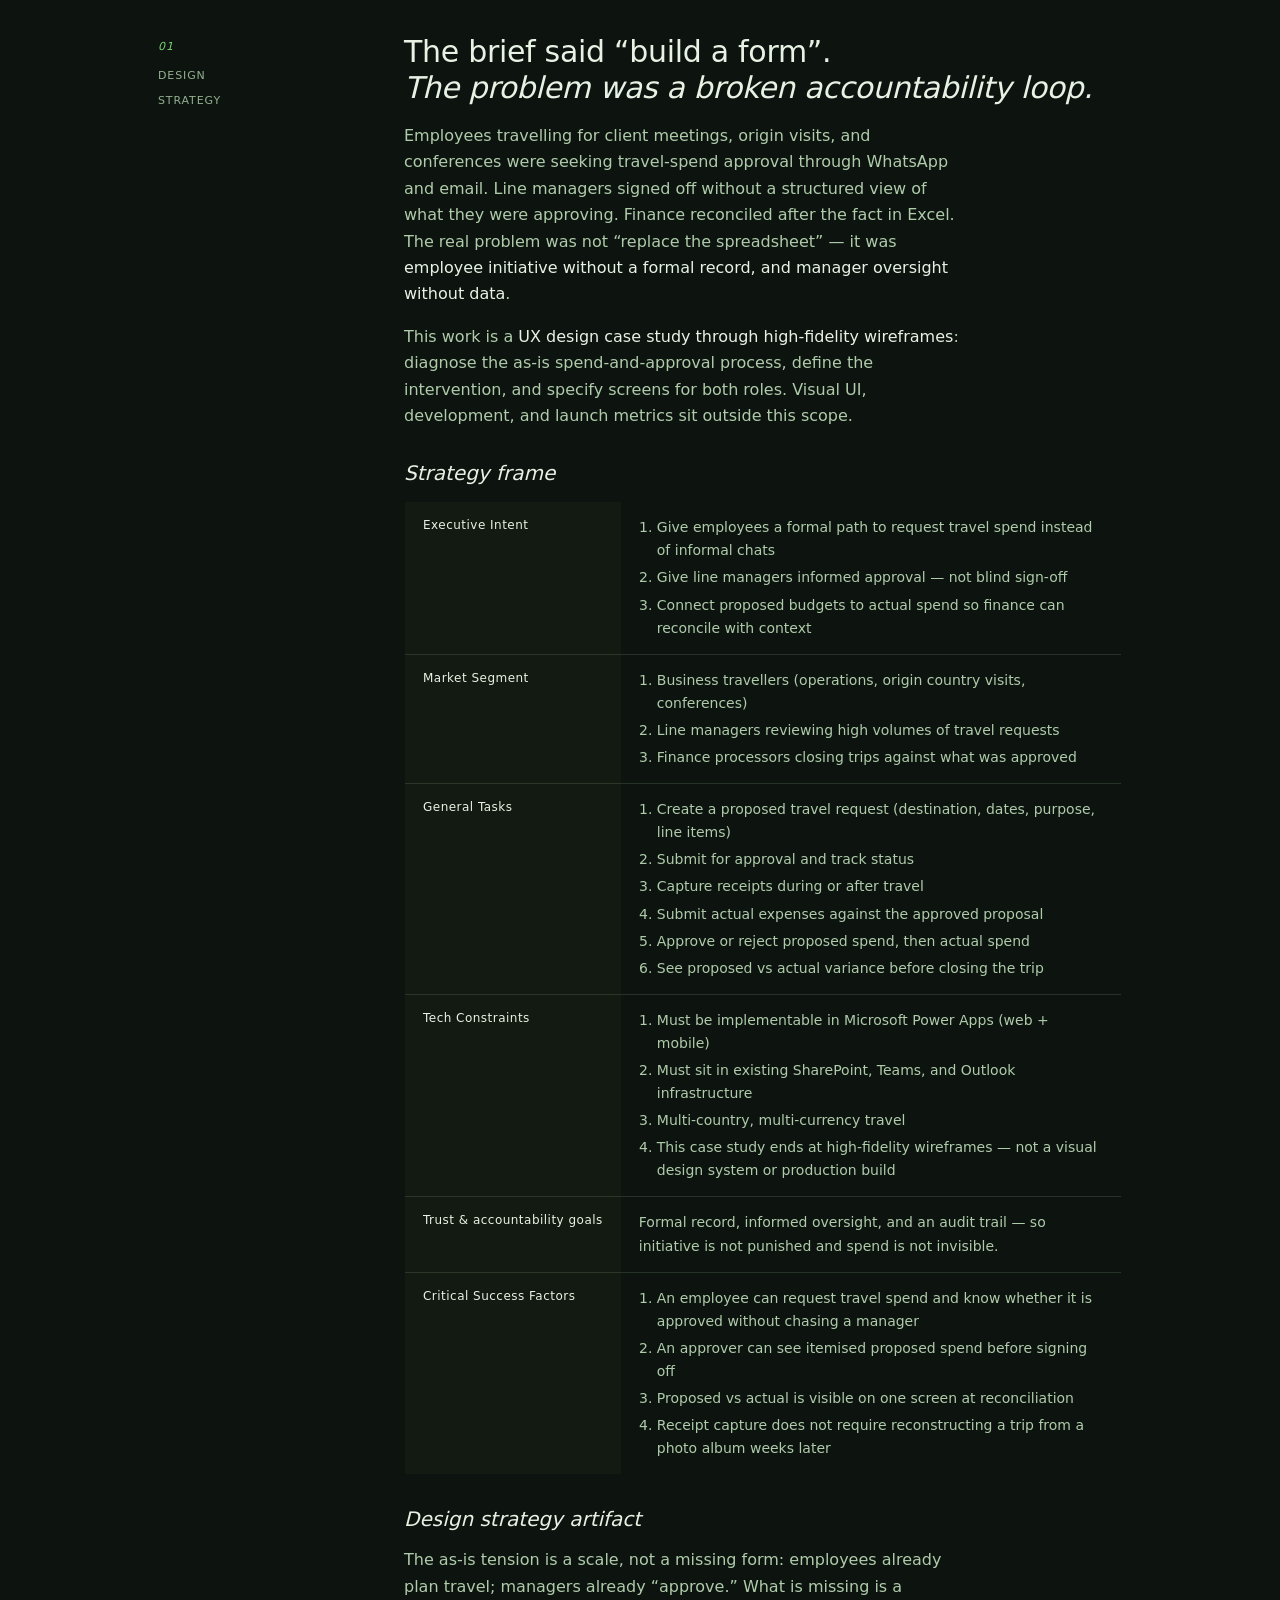
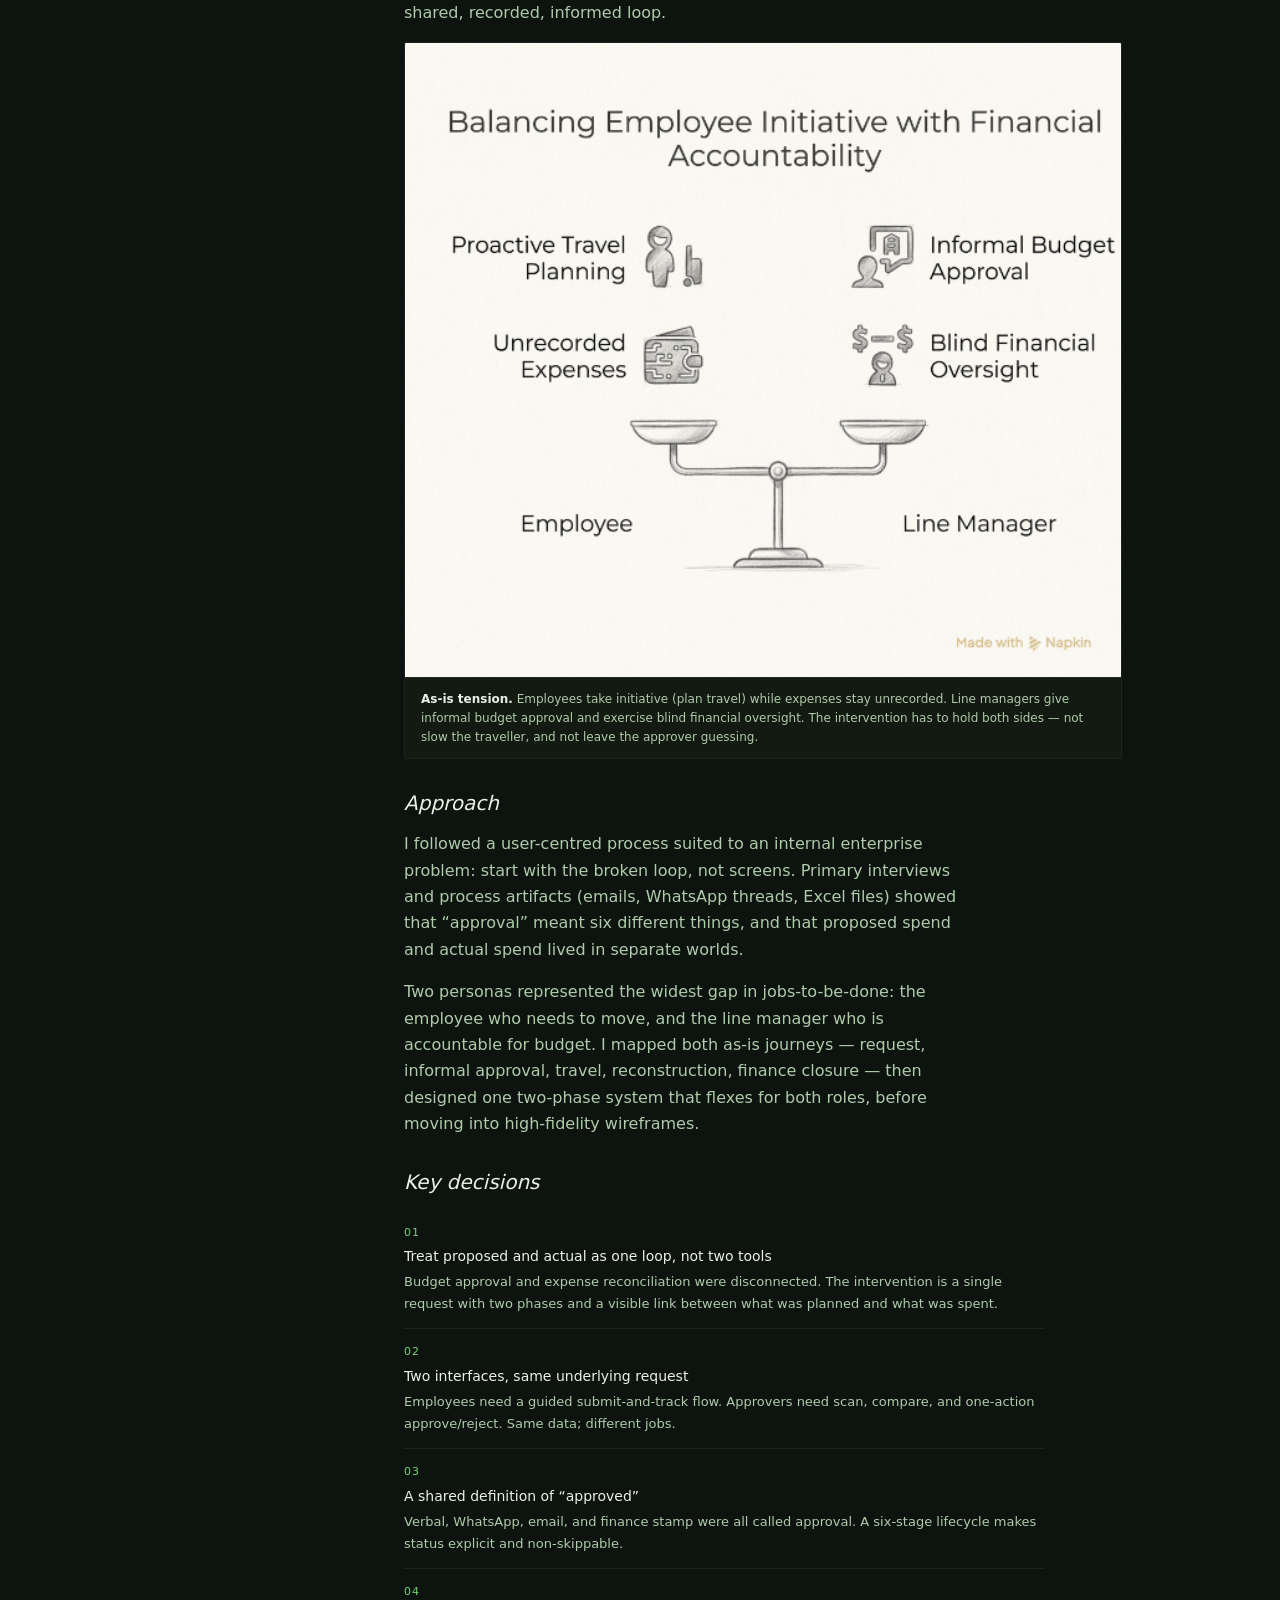
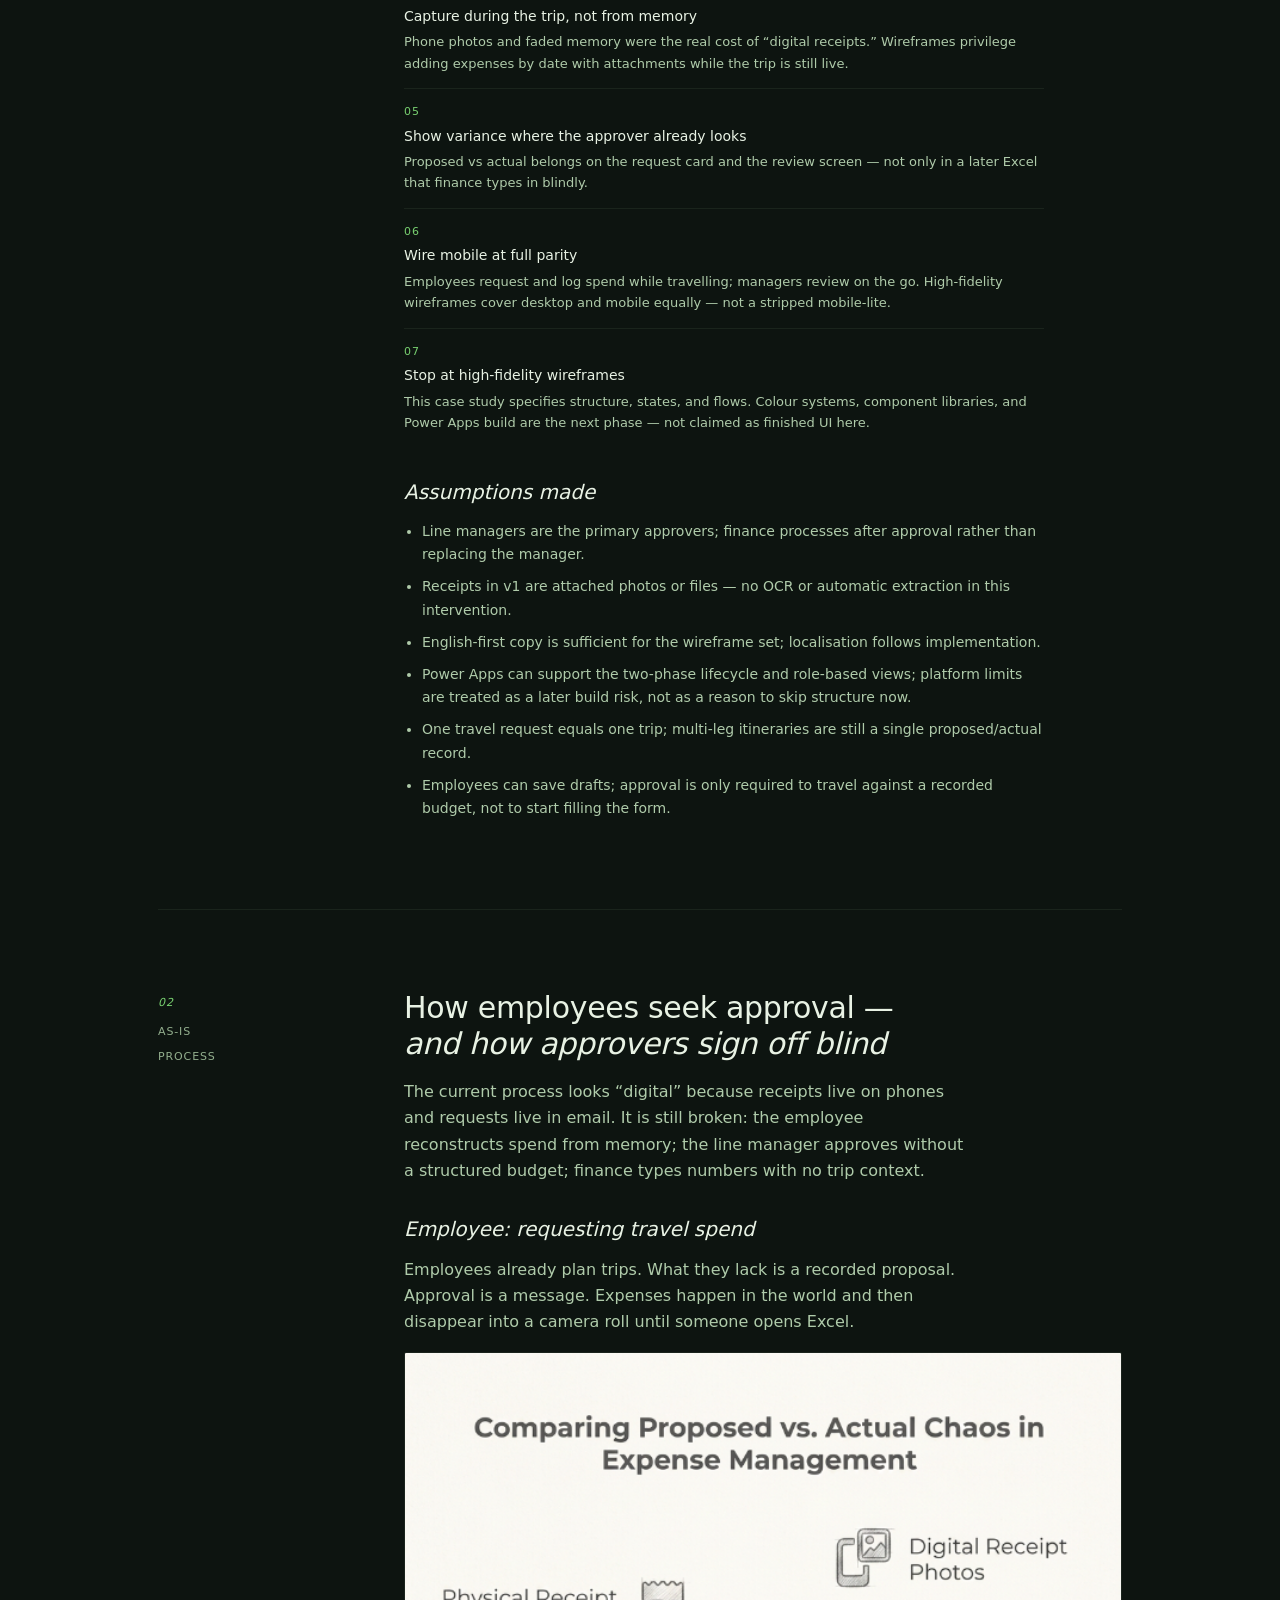
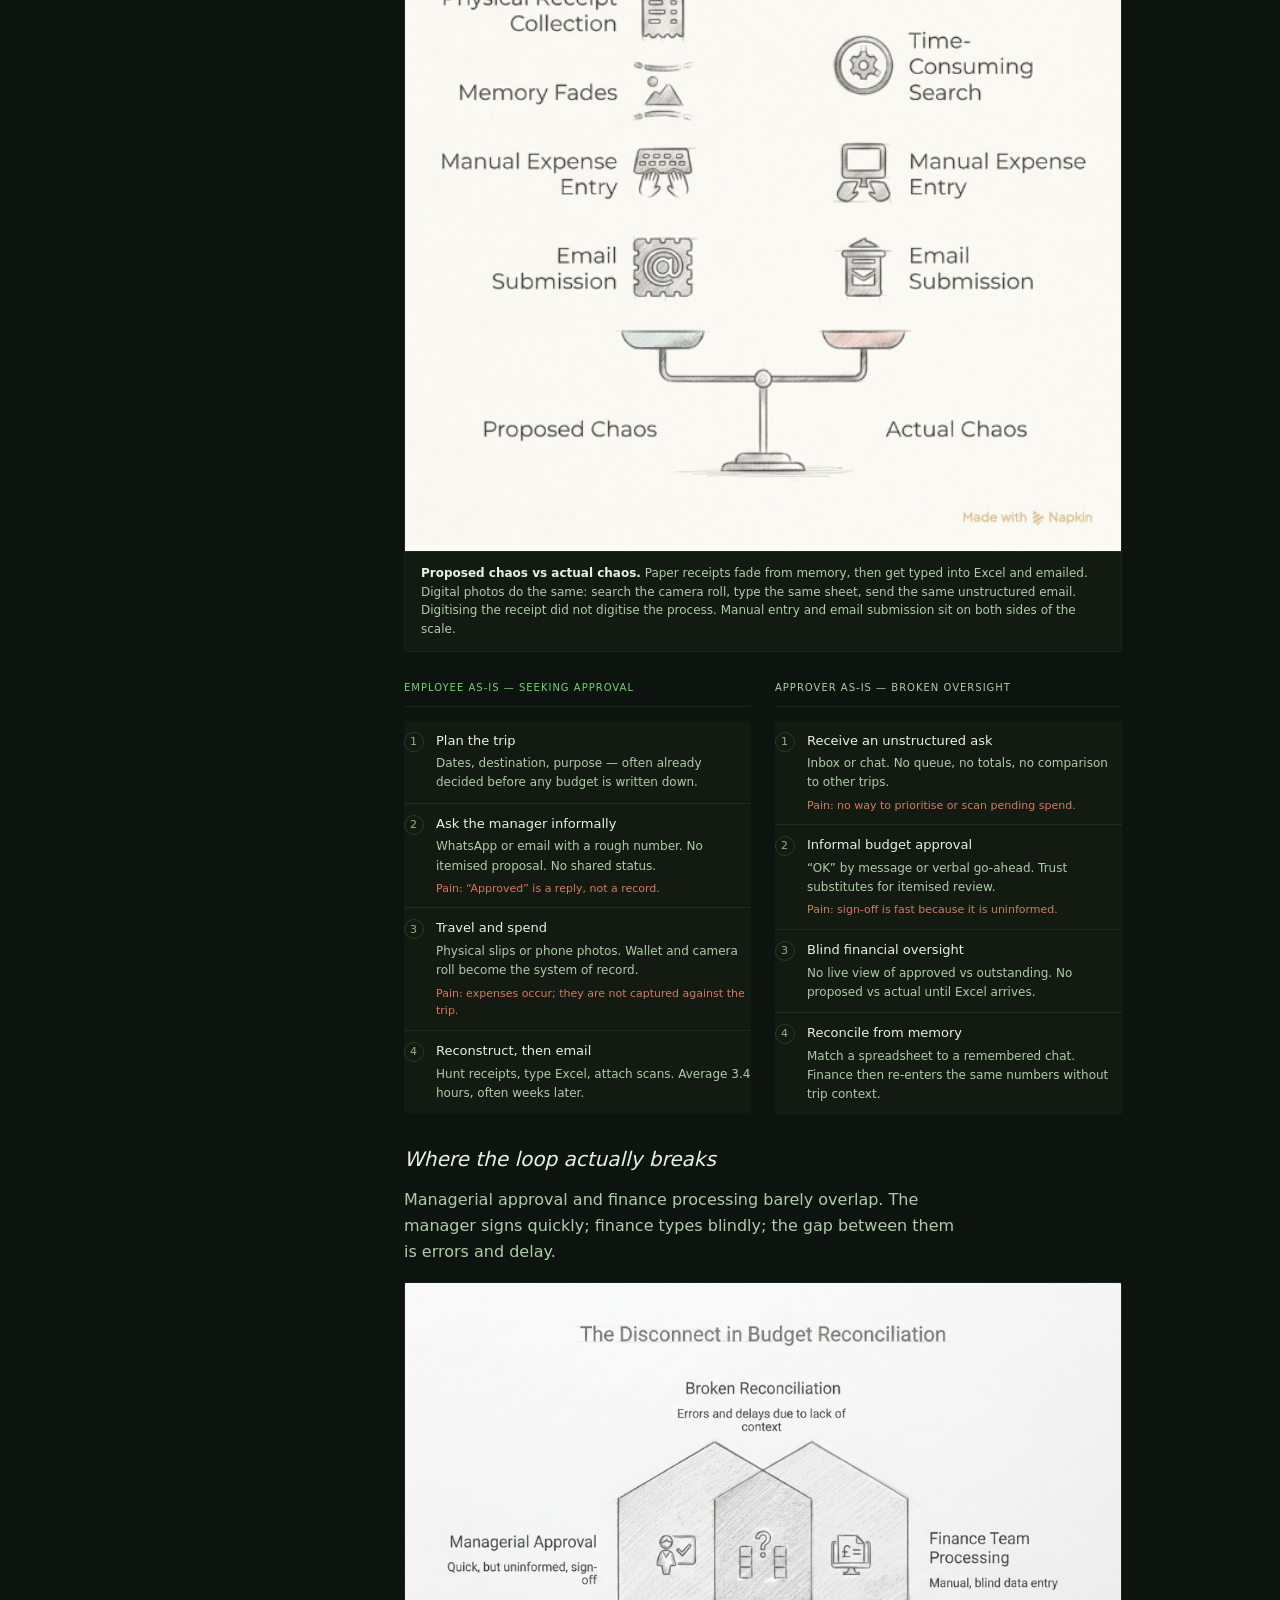
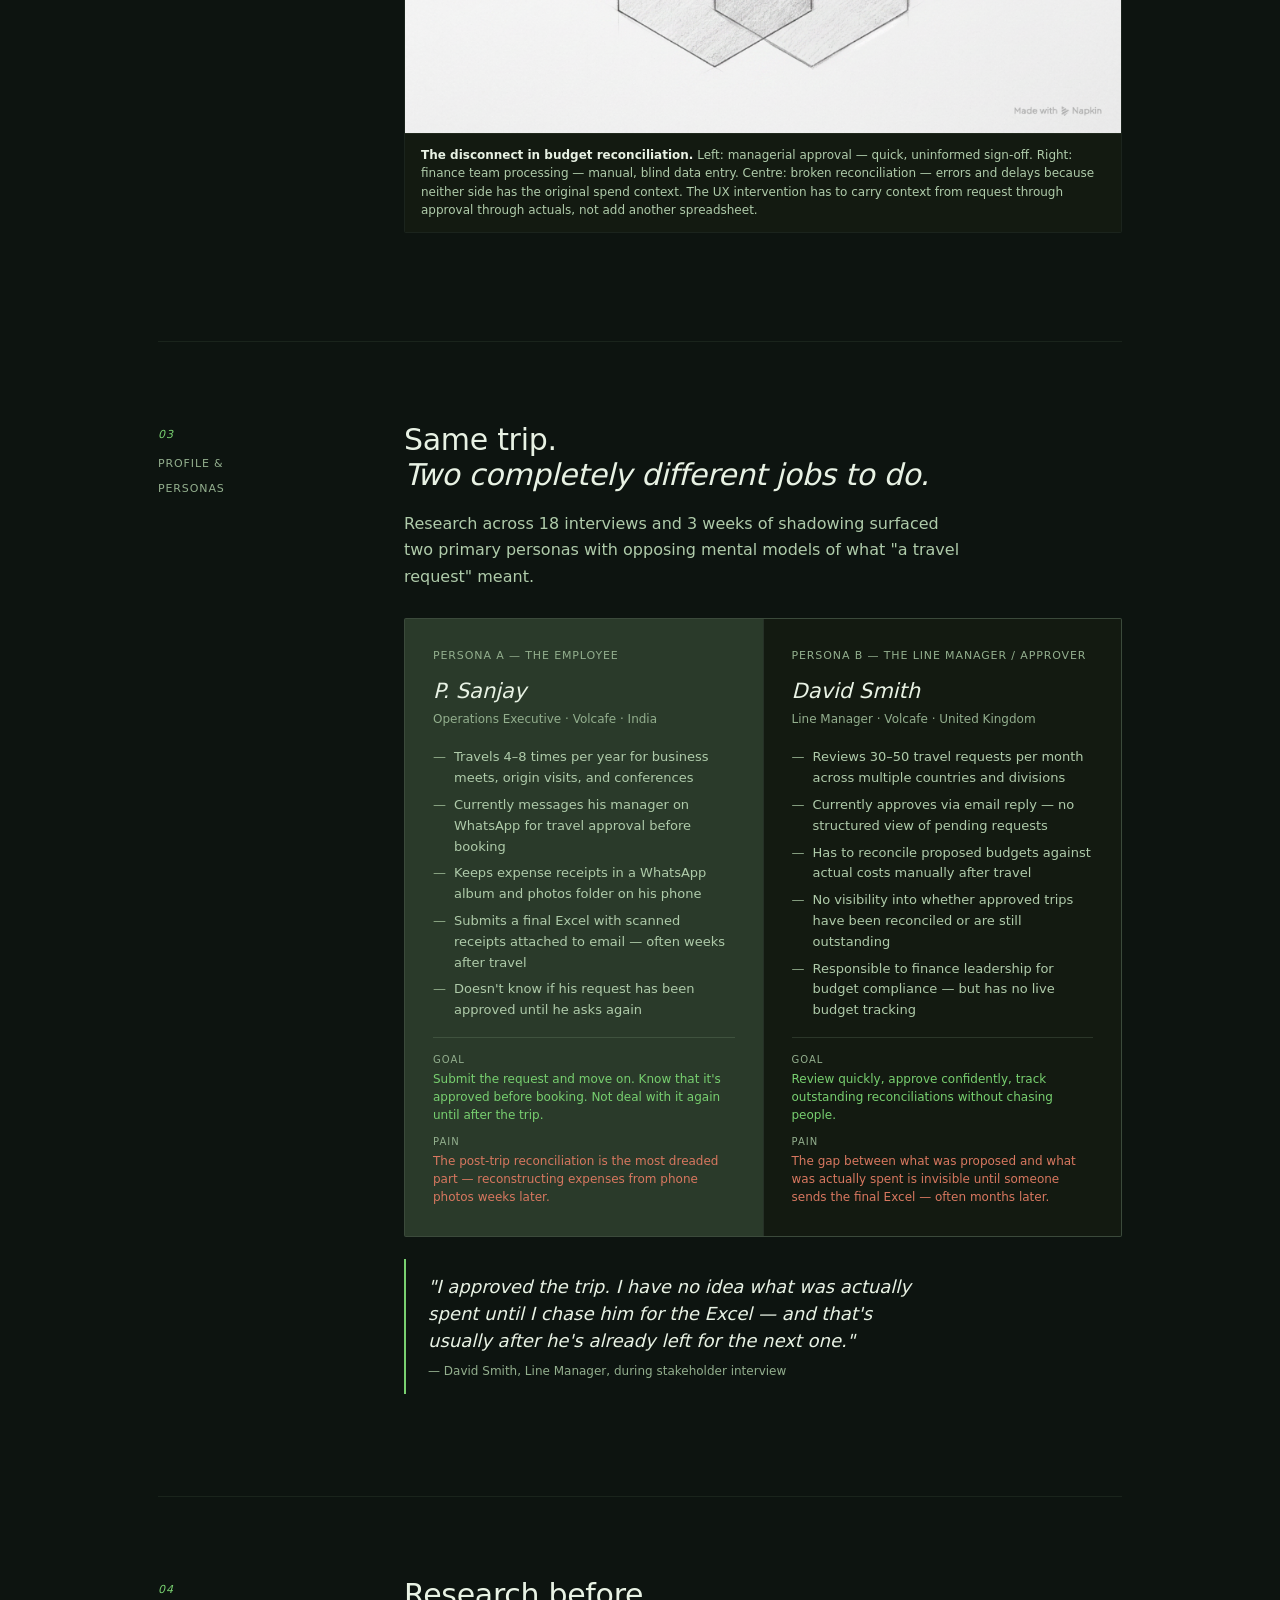
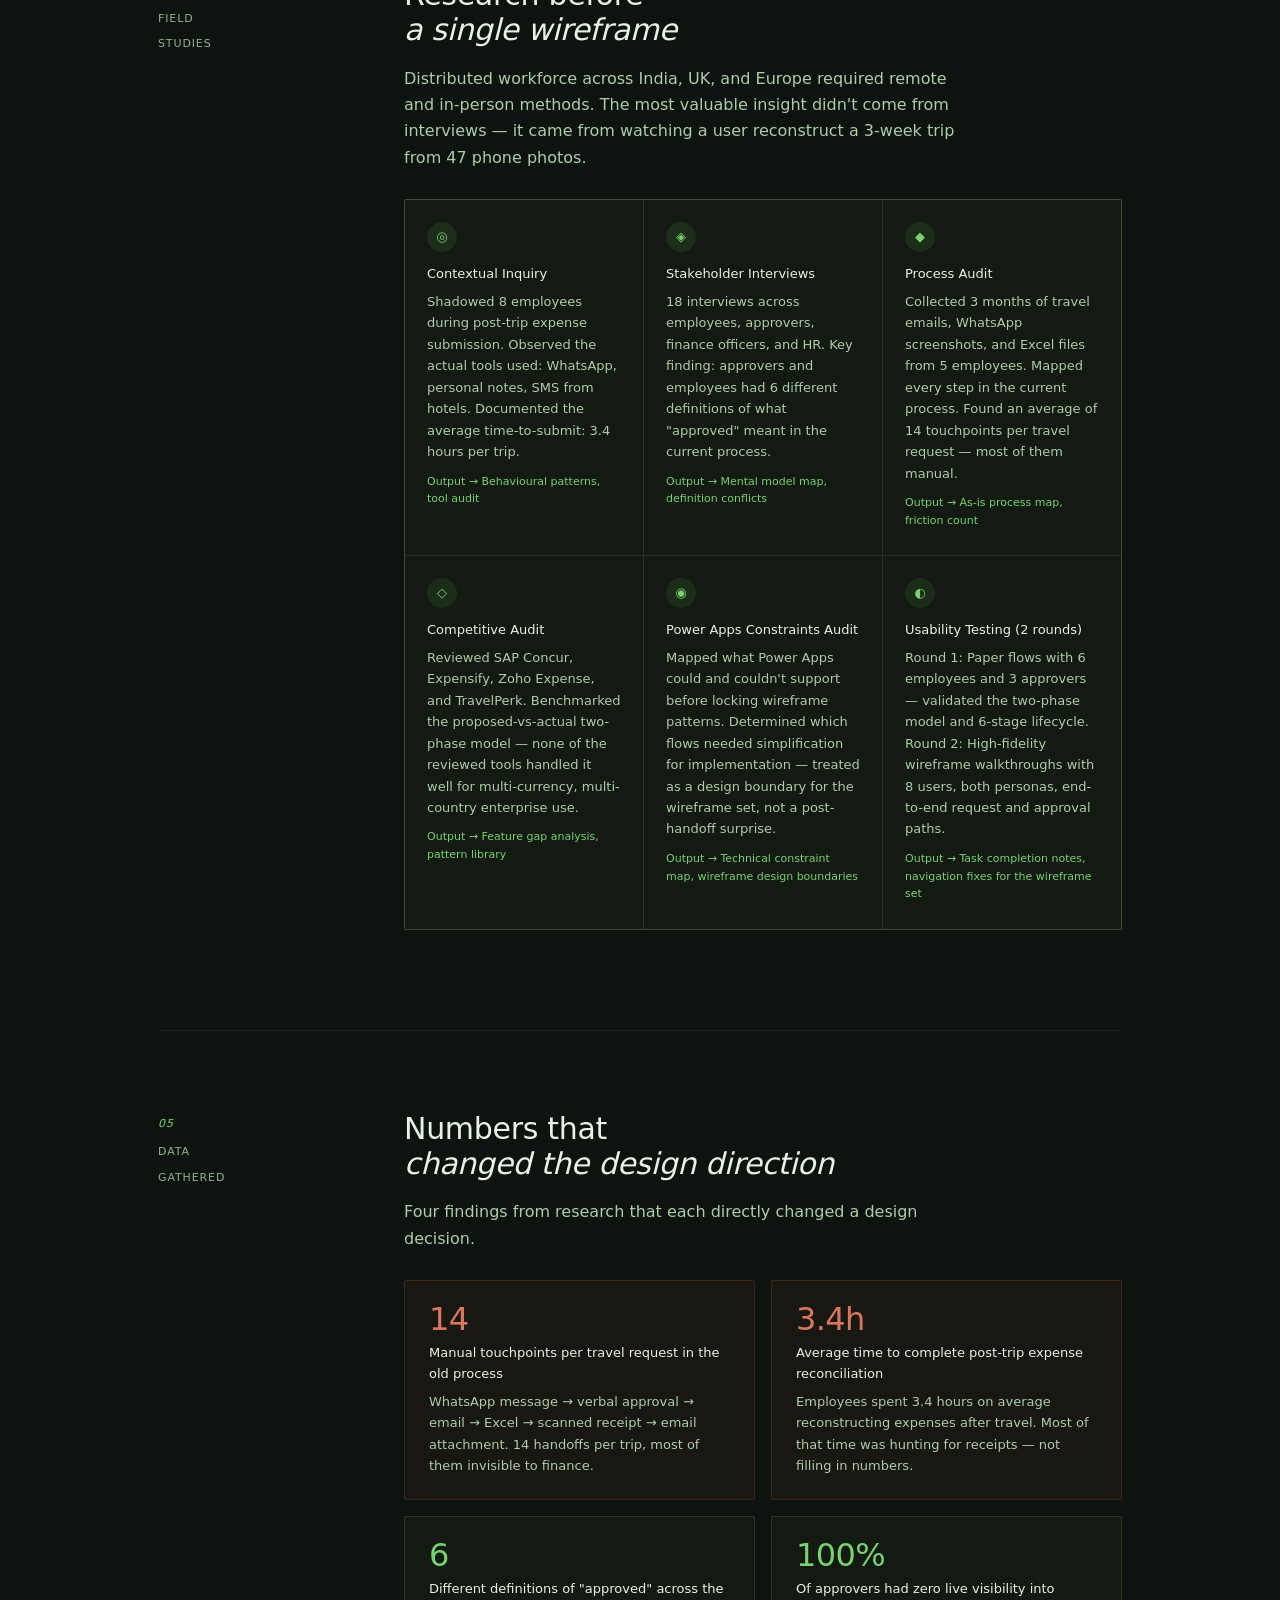
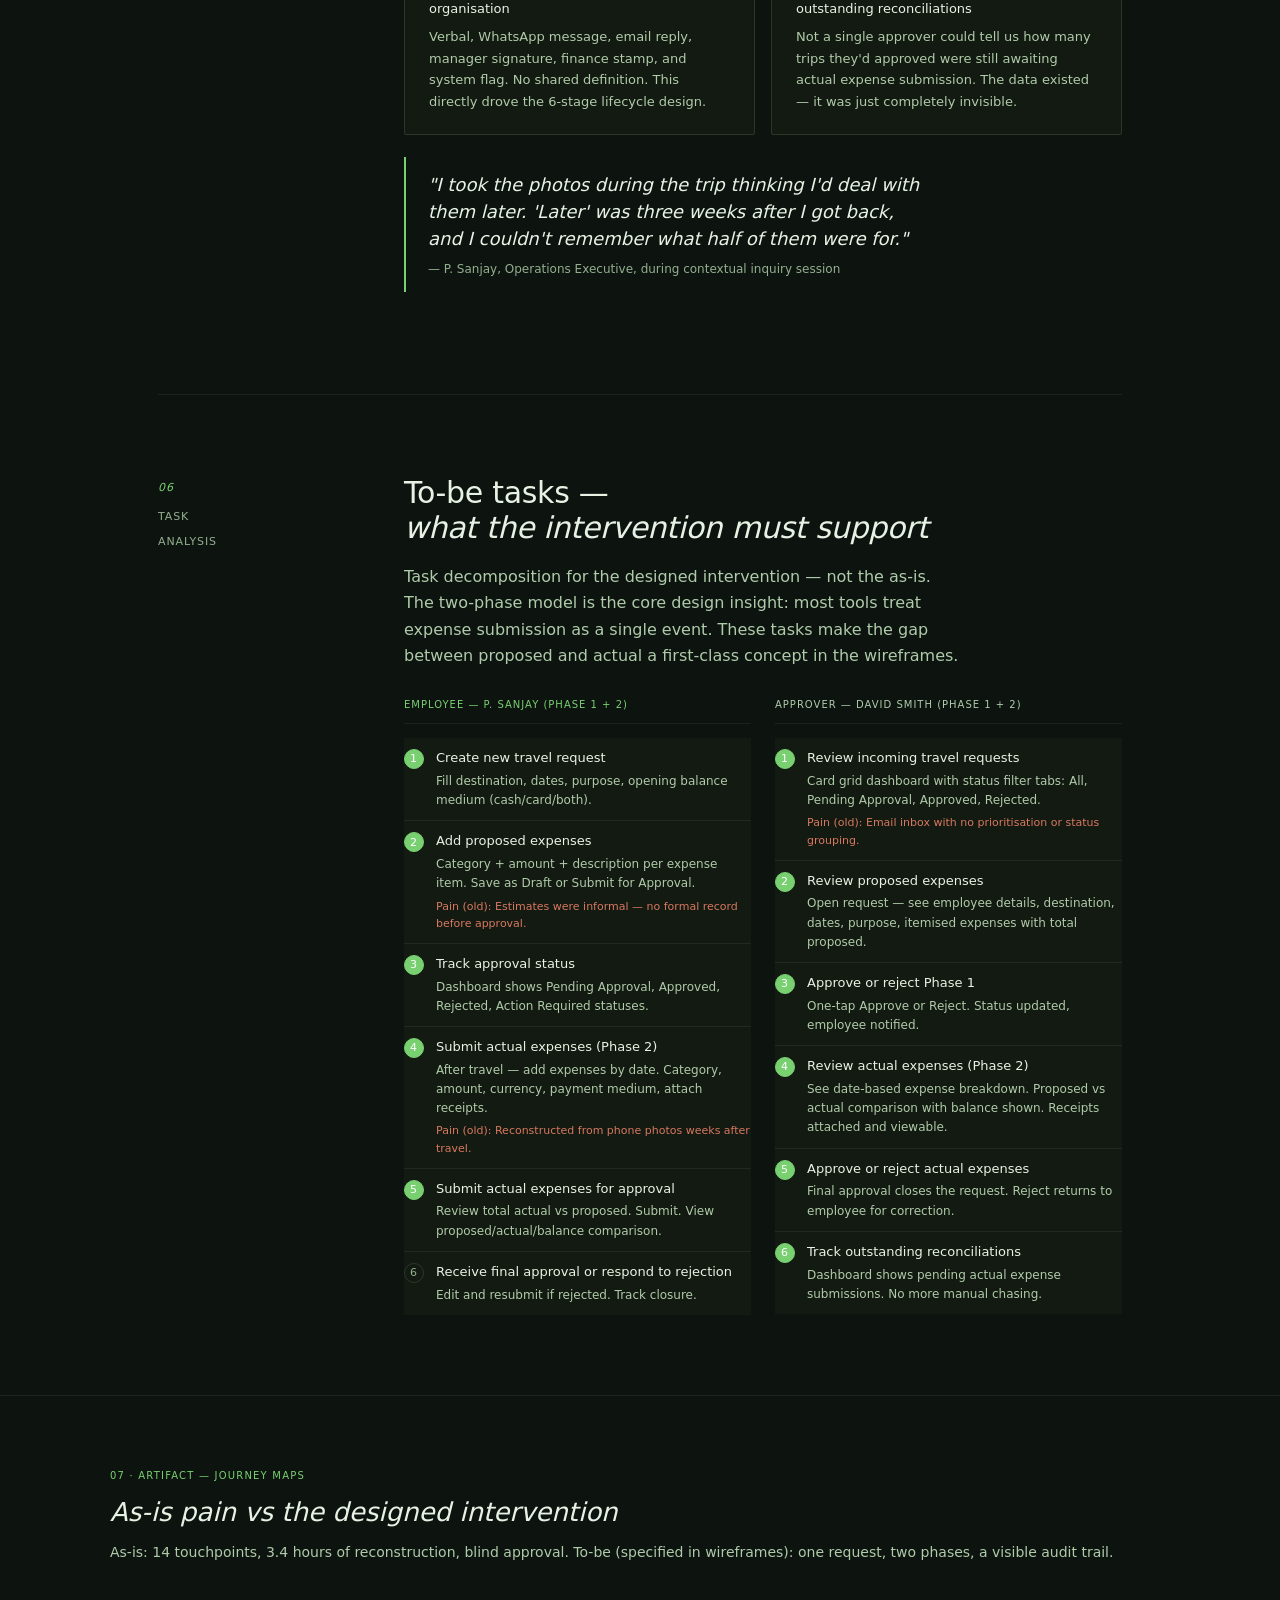
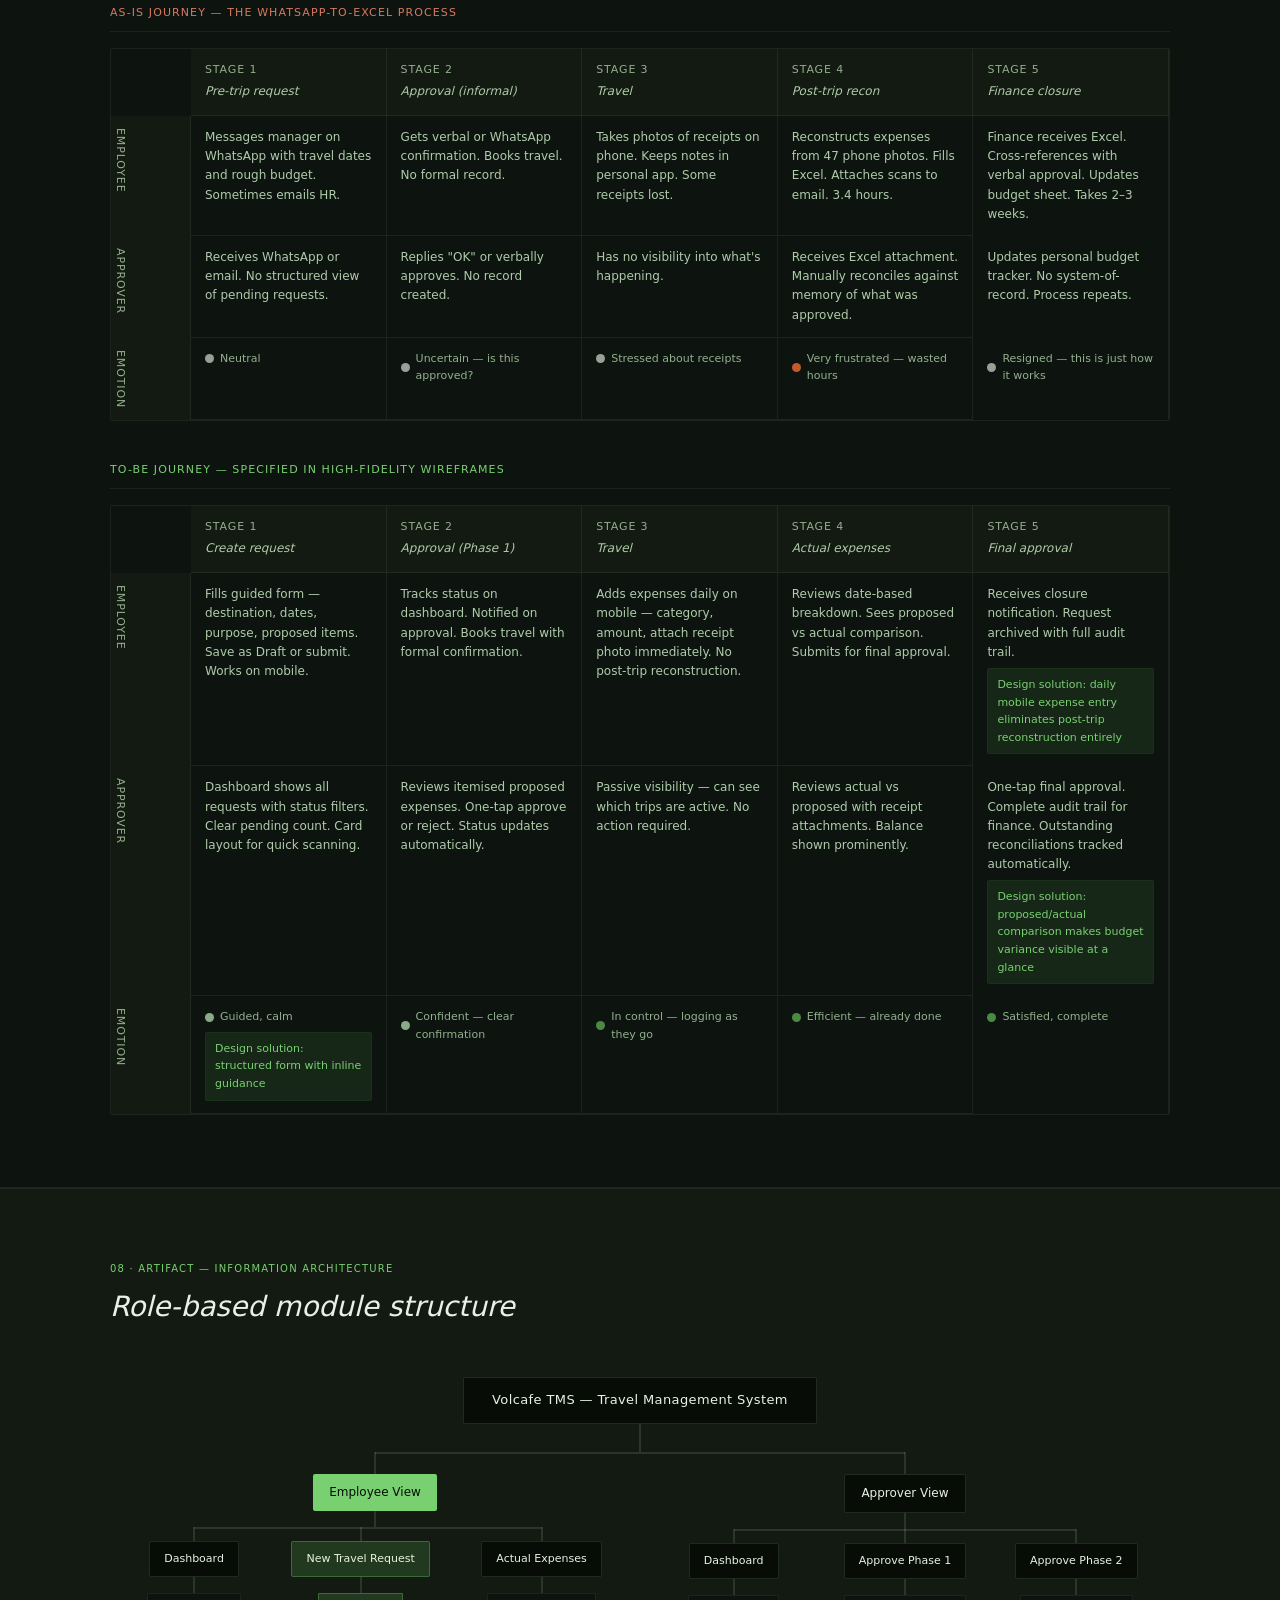
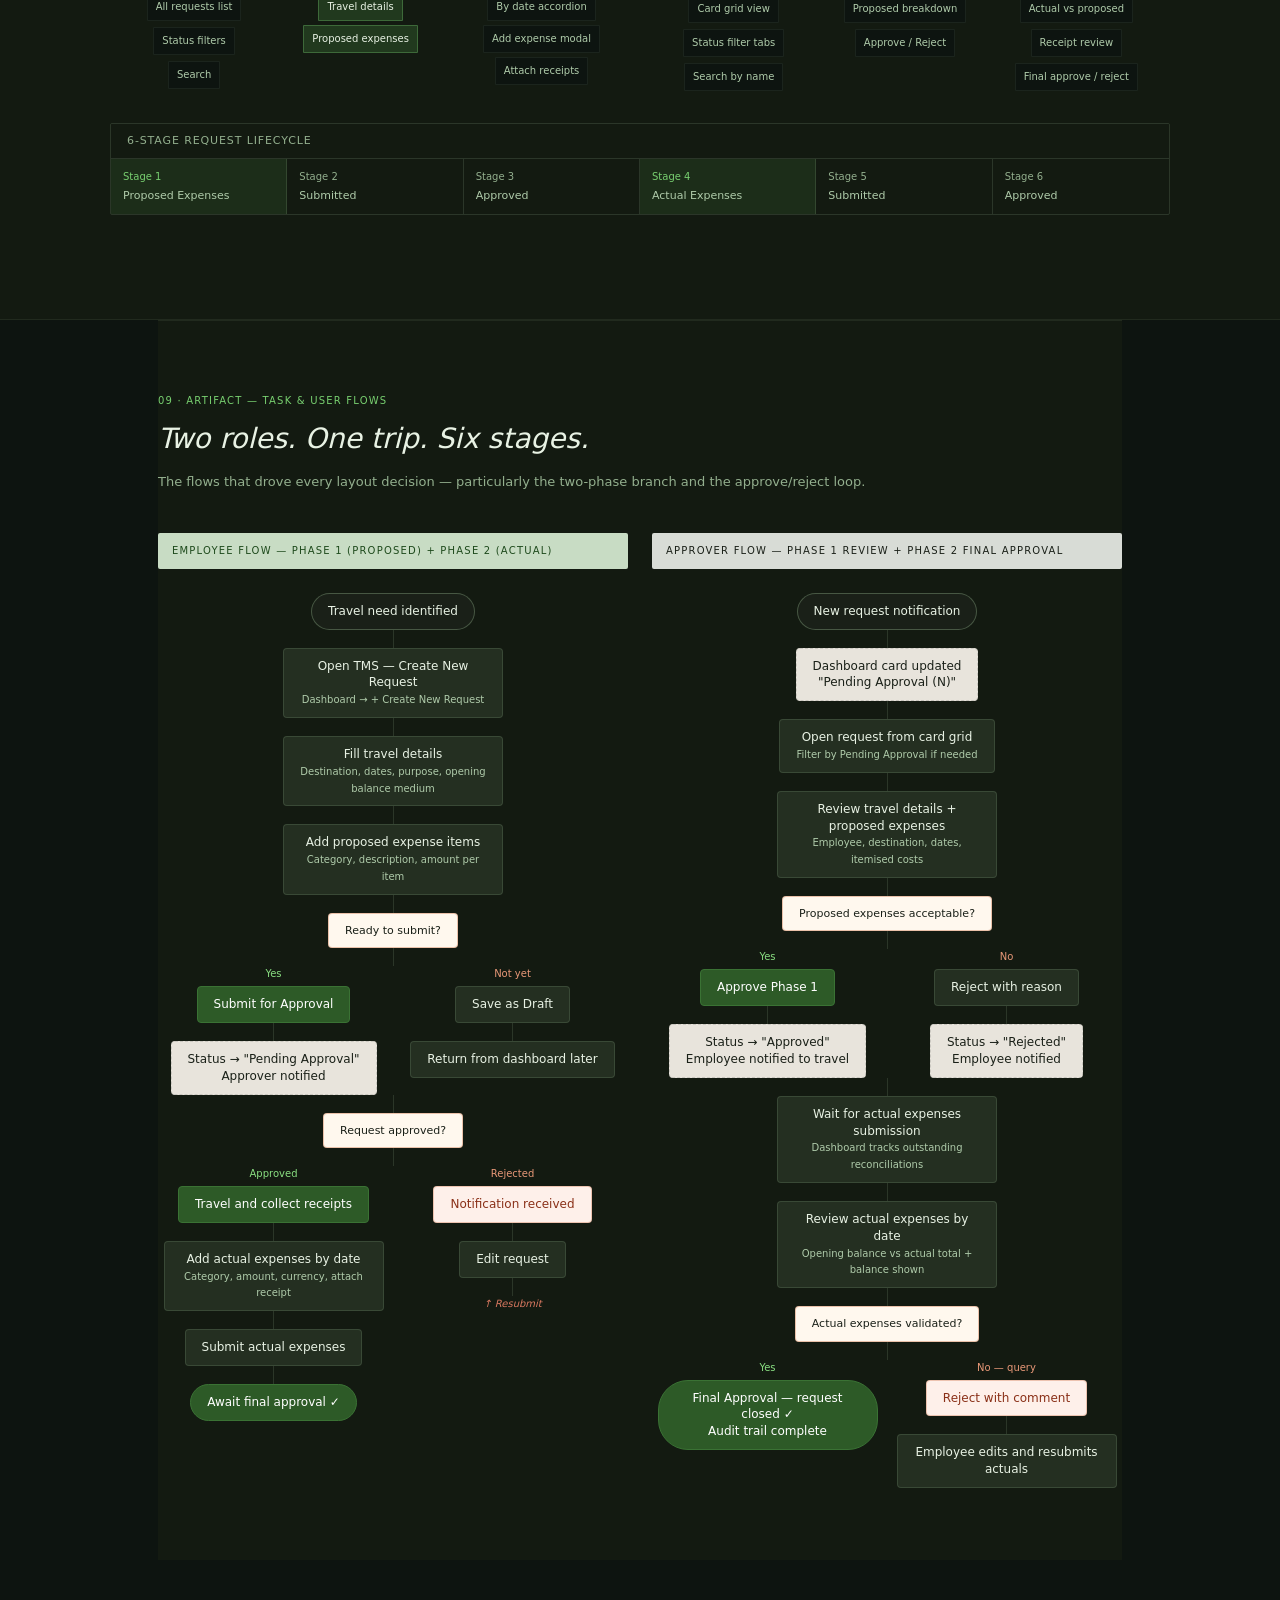
<file: tms-case-study.html>
<!DOCTYPE html>
<html lang="en">
<head>
<meta charset="UTF-8">
<meta name="viewport" content="width=device-width, initial-scale=1.0">
<title>Case Study 02 — Travel Expense Management · UX through High-Fidelity Wireframes</title>
<style>
*,*::before,*::after{box-sizing:border-box;margin:0;padding:0}
:root{
  --bg:#FFFFFF;--bg-alt:#EEEAE2;--bg-dark:#151C13;
  --ink:#1A2018;--ink2:#3F463D;--ink3:#4F574E;
  --g:#1E4A1C;--gl:#4A8A42;--gx:#E6F0E4;
  --w:#C4592A;--border:rgba(26,32,24,.10);--bm:rgba(26,32,24,.16);
  --serif:'Segoe UI',system-ui,sans-serif;
  --sans:'Segoe UI',system-ui,sans-serif;
  --wide:1060px;
}
html{scroll-behavior:smooth;min-height:100%}
body{position:relative;min-height:100vh;background:var(--bg);color:var(--ink);font-family:var(--sans);font-weight:400;font-size:16px;line-height:1.6;-webkit-font-smoothing:antialiased}
body::before,body::after{content:"";position:fixed;inset:0;pointer-events:none}
body::before{z-index:-2;background:radial-gradient(ellipse 72% 52% at 8% 8%,rgba(74,138,66,.16) 0%,transparent 58%),radial-gradient(ellipse 58% 44% at 92% 14%,rgba(45,90,39,.1) 0%,transparent 54%),radial-gradient(ellipse 64% 48% at 72% 88%,rgba(196,89,42,.06) 0%,transparent 56%),radial-gradient(ellipse 80% 60% at 40% 55%,rgba(230,240,228,.55) 0%,transparent 70%),linear-gradient(155deg,#fff 0%,#f6faf5 38%,#fff 72%,#f9fbf8 100%)}
body::after{z-index:-1;opacity:.78;filter:blur(52px);background:radial-gradient(circle at 20% 75%,rgba(88,170,80,.15) 0%,transparent 32%),radial-gradient(circle at 82% 35%,rgba(74,138,66,.11) 0%,transparent 36%),radial-gradient(circle at 55% 15%,rgba(45,90,39,.08) 0%,transparent 30%)}
[data-theme="dark"] body::before{background:radial-gradient(ellipse 70% 50% at 12% 12%,rgba(88,170,80,.26) 0%,transparent 58%),radial-gradient(ellipse 60% 42% at 88% 18%,rgba(45,90,39,.32) 0%,transparent 54%),radial-gradient(ellipse 55% 40% at 65% 92%,rgba(112,194,102,.15) 0%,transparent 56%),linear-gradient(165deg,#080d08 0%,#0D1410 45%,#0a100c 100%)}
[data-theme="dark"] body::after{opacity:.92;background:radial-gradient(circle at 18% 72%,rgba(88,170,80,.18) 0%,transparent 34%),radial-gradient(circle at 82% 48%,rgba(70,130,62,.14) 0%,transparent 38%),radial-gradient(circle at 48% 8%,rgba(112,194,102,.1) 0%,transparent 28%)}
#prog{position:fixed;top:0;left:0;right:0;z-index:200;height:2px;width:0;background:var(--g);transition:width .08s linear}
.nb{font-size:13px;color:var(--ink2);text-decoration:none;transition:color .2s}
.nb:hover{color:var(--ink)}
.nb::before{content:"← "}
p{font-size:16px;line-height:1.6;color:var(--ink2);margin-bottom:16px;max-width:560px}
p strong{color:var(--ink);font-weight:500}
p:last-child{margin-bottom:0}
footer{border-top:1px solid var(--border);padding:26px 48px;display:flex;justify-content:space-between;align-items:center}
.fc{font-size:12px;color:var(--ink3)}
.flinks{display:flex;gap:24px}
.fa{font-size:12px;color:var(--ink2);text-decoration:none;transition:color .2s}
.fa:hover{color:var(--ink)}
.breadcrumbs{max-width:var(--wide);margin:24px auto 0;padding:0 48px;font-size:12px;color:var(--ink3)}
.breadcrumbs a{color:var(--ink2);text-decoration:none}
.breadcrumbs a:hover{color:var(--ink)}
@keyframes fu{from{opacity:0;transform:translateY(14px)}to{opacity:1;transform:none}}

/* ── HERO ── */
.hero{padding:72px 48px 96px;max-width:var(--wide);margin:0 auto;display:grid;grid-template-columns:1fr 320px;gap:60px;align-items:end}
.h-tag{font-size:11px;font-weight:500;letter-spacing:.12em;text-transform:uppercase;color:var(--g);margin-bottom:20px;opacity:0;animation:fu .7s ease .1s forwards}
.h-title{font-family:var(--serif);font-size:clamp(32px,4.5vw,54px);font-weight:400;line-height:1.1;letter-spacing:-.015em;margin-bottom:22px;opacity:0;animation:fu .7s ease .2s forwards}
.h-title em{font-style:italic;color:var(--g)}
.h-sub{font-size:16px;color:var(--ink2);line-height:1.7;max-width:520px;opacity:0;animation:fu .7s ease .3s forwards}
.h-meta{opacity:0;animation:fu .7s ease .4s forwards}
.mgrid{display:grid;grid-template-columns:1fr 1fr;gap:1px;background:var(--bm);border:1px solid var(--bm);border-radius:2px;overflow:hidden;margin-bottom:14px}
.mc{background:var(--bg);padding:15px 18px}
.mc-l{font-size:10px;font-weight:500;letter-spacing:.1em;text-transform:uppercase;color:var(--ink3);margin-bottom:4px}
.mc-v{font-size:14px;font-weight:400;color:var(--ink);line-height:1.3}
.mc-v.g{color:var(--g);font-weight:500}
.platform-badge{display:inline-flex;align-items:center;gap:6px;font-size:11px;font-weight:500;letter-spacing:.06em;color:var(--ink2);padding:6px 12px;border:1px solid var(--bm);border-radius:2px;margin-bottom:10px}
.platform-badge::before{content:"⬡";color:var(--g);font-size:13px}

/* ── FULL BLEED ── */
.fb{width:100%;border-top:1px solid var(--border);border-bottom:1px solid var(--border);overflow:hidden}
.fb img{width:100%;display:block}

/* ── BODY ── */
.bw{max-width:var(--wide);margin:0 auto;padding:0 48px}
.sec{padding:80px 0;border-bottom:1px solid var(--border);display:grid;grid-template-columns:190px 1fr;gap:0 56px;opacity:0;transform:translateY(20px);transition:opacity .6s,transform .6s}
.sec.v{opacity:1;transform:none}
.sec:last-of-type{border-bottom:none}
.sm{padding-top:4px}
.sn{font-family:var(--serif);font-size:11px;font-style:italic;color:var(--g);letter-spacing:.06em;display:block;margin-bottom:5px}
.sl{font-size:10px;font-weight:500;letter-spacing:.1em;text-transform:uppercase;color:var(--ink3);line-height:1.6}
.sh{font-family:var(--serif);font-size:clamp(22px,2.6vw,30px);font-weight:400;line-height:1.18;letter-spacing:-.01em;color:var(--ink);margin-bottom:18px}
.sh em{font-style:italic}
.pull{border-left:2px solid var(--g);padding:14px 0 14px 22px;margin:22px 0;max-width:520px;font-family:var(--serif);font-size:18px;font-style:italic;color:var(--ink);line-height:1.5}
.pull-attr{font-family:var(--sans);font-size:12px;color:var(--ink3);font-style:normal;margin-top:8px}

/* ── STRATEGY ── */
.strat-grid{display:grid;grid-template-columns:1fr 1fr;gap:1px;background:var(--bm);border:1px solid var(--bm);border-radius:2px;overflow:hidden;margin-bottom:20px}
.sc2{background:var(--bg);padding:22px 24px}
.sc2:nth-child(odd){background:var(--bg-alt)}
.sc2-n{font-family:var(--serif);font-size:22px;font-style:italic;color:var(--g);margin-bottom:6px}
.sc2-t{font-size:13px;font-weight:500;color:var(--ink);margin-bottom:6px}
.sc2-d{font-size:13px;line-height:1.65;color:var(--ink2);margin:0}

/* ── PERSONAS ── */
.p-wrap{display:grid;grid-template-columns:1fr 1fr;gap:1px;background:var(--bm);border:1px solid var(--bm);border-radius:2px;overflow:hidden;margin-bottom:20px}
.pc{padding:28px 28px 30px}
.pc.a{background:#EDF2EB}
.pc.b{background:var(--bg)}
.pc-role{font-size:10px;font-weight:500;letter-spacing:.12em;text-transform:uppercase;color:var(--ink3);margin-bottom:10px}
.pc-name{font-family:var(--serif);font-size:21px;font-style:italic;color:var(--ink);margin-bottom:2px}
.pc-job{font-size:12px;color:var(--ink3);margin-bottom:18px}
.pc-fact{font-size:13px;line-height:1.6;color:var(--ink2);margin-bottom:6px;display:flex;gap:8px}
.pc-fact::before{content:"—";color:var(--ink3);flex-shrink:0}
.pc-goal{margin-top:16px;padding-top:14px;border-top:1px solid var(--bm);font-size:12px;color:var(--g);line-height:1.5;font-weight:500}
.pc-goal::before{content:"Goal  ";letter-spacing:.1em;text-transform:uppercase;font-size:10px;color:var(--ink3);display:block;margin-bottom:3px;font-weight:400}
.pc-pain{margin-top:10px;font-size:12px;color:var(--w);line-height:1.5;font-weight:500}
.pc-pain::before{content:"Pain  ";letter-spacing:.1em;text-transform:uppercase;font-size:10px;color:var(--ink3);display:block;margin-bottom:3px;font-weight:400}

/* ── METHODS ── */
.methods-grid{display:grid;grid-template-columns:repeat(3,1fr);gap:1px;background:var(--bm);border:1px solid var(--bm);border-radius:2px;overflow:hidden;margin-bottom:20px}
.method{background:var(--bg);padding:22px 22px 26px}
.m-icon{width:30px;height:30px;border-radius:50%;background:var(--gx);display:flex;align-items:center;justify-content:center;margin-bottom:12px;font-size:13px;color:var(--g)}
.m-title{font-size:13px;font-weight:500;color:var(--ink);margin-bottom:6px}
.m-desc{font-size:13px;line-height:1.65;color:var(--ink2);margin:0}
.m-out{font-size:11px;font-weight:500;color:var(--g);margin-top:10px}

/* ── FINDINGS ── */
.findings-grid{display:grid;grid-template-columns:1fr 1fr;gap:16px;margin-bottom:20px}
.finding{border:1px solid var(--bm);border-radius:2px;padding:22px 24px}
.fn{font-family:var(--serif);font-size:32px;font-weight:400;color:var(--g);line-height:1;margin-bottom:8px;letter-spacing:-.02em}
.ft{font-size:13px;font-weight:500;color:var(--ink);margin-bottom:6px}
.fd{font-size:13px;line-height:1.65;color:var(--ink2);margin:0}
.finding.w{border-color:rgba(196,89,42,.2);background:rgba(196,89,42,.03)}
.finding.w .fn{color:var(--w)}

/* ── TASK ANALYSIS ── */
.ta-grid{display:grid;grid-template-columns:1fr 1fr;gap:24px}
.ta-ph{font-size:10px;font-weight:500;letter-spacing:.1em;text-transform:uppercase;margin-bottom:14px;padding-bottom:10px;border-bottom:1px solid var(--border)}
.ta-ph.emp{color:var(--g)}
.ta-ph.app{color:var(--ink2)}
.ta-steps{list-style:none}
.ta-step{display:flex;gap:12px;padding:10px 0;border-bottom:1px solid var(--border)}
.ta-step:last-child{border-bottom:none}
.ta-n{width:20px;height:20px;border-radius:50%;border:1px solid var(--bm);display:flex;align-items:center;justify-content:center;font-size:10px;font-weight:500;color:var(--ink3);flex-shrink:0;margin-top:1px}
.ta-n.on{background:var(--g);border-color:var(--g);color:#fff}
.ta-act{font-size:13px;font-weight:500;color:var(--ink);margin-bottom:3px}
.ta-det{font-size:12px;color:var(--ink2);line-height:1.6;margin:0}
.ta-pain{font-size:11px;color:var(--w);margin-top:4px;font-weight:500}

/* ── JOURNEY MAP ── */
.jm-wrap{background:var(--bg);padding:72px 48px;opacity:0;transform:translateY(20px);transition:opacity .6s,transform .6s;border-top:1px solid var(--border);border-bottom:1px solid var(--border)}
.jm-wrap.v{opacity:1;transform:none}
.jm-inner{max-width:var(--wide);margin:0 auto}
.jm-ey{font-size:10px;font-weight:500;letter-spacing:.12em;text-transform:uppercase;color:var(--g);margin-bottom:8px}
.jm-title{font-family:var(--serif);font-size:26px;font-weight:400;font-style:italic;color:var(--ink);margin-bottom:8px}
.jm-sub{font-size:14px;color:var(--ink2);margin-bottom:40px}
.jm-type{font-size:11px;font-weight:500;letter-spacing:.1em;text-transform:uppercase;margin-bottom:16px;padding-bottom:10px;border-bottom:1px solid var(--border)}
.jm-type.asis{color:var(--w)}
.jm-type.tobe{color:var(--g)}
.jm-lanes{display:grid;grid-template-columns:80px repeat(5,1fr);gap:0;margin-bottom:48px;border:1px solid var(--border);border-radius:2px;overflow:hidden;background:var(--bg)}
.jm-lanes:last-child{margin-bottom:0}
.jm-ph{font-size:10px;font-weight:500;letter-spacing:.08em;text-transform:uppercase;padding:12px 14px 14px;border-bottom:1px solid var(--border);color:var(--ink3);border-right:1px solid var(--border);background:var(--bg-alt)}
.jm-ph span{display:block;font-size:12px;font-weight:400;letter-spacing:0;text-transform:none;color:var(--ink2);margin-top:3px;font-family:var(--serif);font-style:italic}
.jm-rh{font-size:9px;font-weight:500;letter-spacing:.08em;text-transform:uppercase;color:var(--ink3);padding:12px 10px 12px 0;writing-mode:vertical-rl;display:flex;align-items:flex-end;border-right:1px solid var(--border);background:var(--bg-alt)}
.jm-cell{padding:12px 14px;border-right:1px solid var(--border);border-bottom:1px solid var(--border);font-size:12px;line-height:1.6;color:var(--ink2);background:var(--bg)}
.jm-cell.lr{border-bottom:none}
.jm-opp{font-size:11px;color:var(--g);padding:7px 9px;border:1px solid rgba(45,90,39,.18);border-radius:2px;background:var(--gx);margin-top:6px}
.jm-em{font-size:11px;color:var(--ink3);display:flex;align-items:center;gap:6px}
.jd{width:9px;height:9px;border-radius:50%;flex-shrink:0}
.ef{background:#C4592A}.en{background:#9AA097}.eo{background:#8AAB85}.ep{background:#4A8A42}
/* IA tree */
.ia-diagram{display:flex;flex-direction:column;align-items:center;width:100%;padding:8px 0 24px}
.ia-root-node{padding:12px 28px;background:var(--bg-dark);color:#fff;border-radius:2px;font-size:13px;font-weight:500;letter-spacing:.03em;text-align:center}
.ia-stem{width:2px;height:28px;background:var(--bm)}
.ia-branches{display:flex;justify-content:center;align-items:flex-start;width:100%;position:relative;padding-top:0}
.ia-branches::before{content:none}
.ia-col{flex:1;display:flex;flex-direction:column;align-items:center;min-width:0;padding:0 8px;position:relative}
.ia-col::before{content:"";width:2px;height:22px;background:var(--bm);display:block;position:relative;z-index:1}
.ia-col::after{content:"";position:absolute;top:0;height:2px;background:var(--bm);left:0;right:0}
.ia-col:first-child::after{left:50%;right:0}
.ia-col:last-child::after{left:0;right:50%}
.ia-col:only-child::after{display:none}
.ia-node{padding:9px 16px;border-radius:2px;font-size:12px;font-weight:500;white-space:nowrap;text-align:center}
.ia-node.l1{background:var(--g);color:#fff}
.ia-node.l2{background:var(--ink);color:#fff;font-size:11px;padding:8px 14px}
.ia-node.l2g{background:var(--gx);border:1px solid rgba(45,90,39,.25);color:var(--g);font-size:11px;padding:8px 14px;font-weight:500}
.ia-node.l2alt{background:var(--ink2);color:#fff;font-size:12px;font-weight:500;padding:9px 16px}
.ia-col-stem{width:2px;height:16px;background:var(--bm)}
.ia-leaves{display:flex;flex-direction:column;gap:6px;align-items:center;width:100%}
.ia-leaf{padding:6px 12px;background:var(--bg);border:1px solid var(--border);color:var(--ink2);font-size:11px;border-radius:1px;white-space:nowrap;text-align:center;width:100%;max-width:160px;box-sizing:border-box}
.ia-subbranches{display:flex;justify-content:center;align-items:flex-start;width:100%;position:relative}
.ia-subbranches::before{content:none}
.ia-subcol{flex:1;display:flex;flex-direction:column;align-items:center;padding:0 4px;min-width:0;position:relative}
.ia-subcol::before{content:"";width:2px;height:14px;background:var(--bm);display:block;position:relative;z-index:1}
.ia-subcol::after{content:"";position:absolute;top:0;height:2px;background:var(--bm);left:0;right:0}
.ia-subcol:first-child::after{left:50%;right:0}
.ia-subcol:last-child::after{left:0;right:50%}
.ia-subcol:only-child::after{display:none}
.ia-leaf-row{display:flex;flex-wrap:wrap;gap:4px;justify-content:center}
.ia-leaf.sm{font-size:10px;padding:5px 8px;max-width:none;width:auto}
.ia-leaf.hi{background:var(--gx);border-color:rgba(45,90,39,.2);color:var(--g);font-weight:500}
.ia-lifecycle{margin-top:32px;width:100%;border:1px solid var(--bm);border-radius:2px;overflow:hidden}
.ia-lifecycle-h{background:var(--bg-alt);padding:8px 16px;font-size:10px;font-weight:500;letter-spacing:.1em;text-transform:uppercase;color:var(--ink3);border-bottom:1px solid var(--bm)}
.ia-lifecycle-row{display:grid;grid-template-columns:repeat(6,1fr)}
.ia-lifecycle-cell{padding:10px 12px;border-right:1px solid var(--bm)}
.ia-lifecycle-cell:last-child{border-right:none}
.ia-lifecycle-cell.on{background:var(--gx)}
.ia-lifecycle-cell .st{font-size:10px;font-weight:500;color:var(--ink3);margin-bottom:2px}
.ia-lifecycle-cell.on .st{color:var(--g)}
.ia-lifecycle-cell .lb{font-size:11px;color:var(--ink2)}

/* ── IA ── */
.ia-wrap{background:var(--bg-alt);border-top:1px solid var(--border);border-bottom:1px solid var(--border);padding:72px 48px;opacity:0;transform:translateY(20px);transition:opacity .6s,transform .6s}
.ia-wrap.v{opacity:1;transform:none}
.ia-inner{max-width:var(--wide);margin:0 auto}
.ia-ey{font-size:10px;font-weight:500;letter-spacing:.12em;text-transform:uppercase;color:var(--g);margin-bottom:8px}
.ia-title{font-family:var(--serif);font-size:28px;font-weight:400;font-style:italic;color:var(--ink);margin-bottom:40px}

/* ── TASK FLOWS ── */
.tf-wrap{padding:72px 0;opacity:0;transform:translateY(20px);transition:opacity .6s,transform .6s;border-top:1px solid var(--border)}
.tf-wrap.v{opacity:1;transform:none}
.tf-ey{font-size:10px;font-weight:500;letter-spacing:.12em;text-transform:uppercase;color:var(--g);margin-bottom:8px}
.tf-title{font-family:var(--serif);font-size:28px;font-weight:400;font-style:italic;color:var(--ink);margin-bottom:10px}
.tf-sub{font-size:13px;color:var(--ink3);margin-bottom:40px}
.tf-cols{display:grid;grid-template-columns:1fr 1fr;gap:24px}
.tf-col-h{font-size:10px;font-weight:500;letter-spacing:.12em;text-transform:uppercase;padding:10px 14px;border-radius:2px;margin-bottom:24px}
.tf-col-h.emp{background:var(--gx);color:var(--g)}
.tf-col-h.app{background:#EEF0EE;color:var(--ink2)}
.fc{display:flex;flex-direction:column;align-items:center;gap:0}
.fc-arr{width:1px;height:18px;background:var(--bm);margin:0 auto}
.fn2{padding:9px 16px;border-radius:30px;font-size:12px;text-align:center;max-width:220px;line-height:1.4;border:1px solid var(--bm)}
.fn2.start{background:var(--ink);color:#fff;border-color:var(--ink);border-radius:30px;font-weight:500}
.fn2.end{background:var(--g);color:#fff;border-color:var(--g);border-radius:30px;font-weight:500}
.fn2.action{background:var(--bg);color:var(--ink);border-radius:4px}
.fn2.system{background:#F0EDE6;color:var(--ink2);border-radius:4px;border-style:dashed}
.fn2.decision{background:#FFF8EE;color:var(--ink);border-radius:4px;border-color:rgba(196,89,42,.3);font-weight:500;font-size:11px}
.fn2.pain{background:#FEF0EA;color:var(--w);border-radius:4px;border-color:rgba(196,89,42,.25)}
.fn2.ok{background:var(--g);color:#fff;border-radius:4px;border-color:var(--g);font-weight:500}
.fc-yes{font-size:10px;font-weight:500;color:var(--g);margin-bottom:4px}
.fc-no{font-size:10px;font-weight:500;color:var(--w);margin-bottom:4px}
.fc-branch{display:flex;gap:8px;width:100%}
.fc-bcol{display:flex;flex-direction:column;align-items:center;flex:1}
/* Flow diagram — dark mode contrast */
[data-theme="dark"] .tf-col-h.emp{background:#C8DCC4;color:#1E4A1C}
[data-theme="dark"] .tf-col-h.app{background:#D8DCD6;color:#1A2018}
[data-theme="dark"] .fn2.start{background:#1A2018;color:#E8F2E4;border-color:rgba(188,228,180,.28)}
[data-theme="dark"] .fn2.action{background:rgba(188,228,180,.1);color:#E8F2E4;border-color:var(--bm)}
[data-theme="dark"] .fn2.action span{color:#AFCBAA!important}
[data-theme="dark"] .fn2.decision{background:#FFF8EE;color:#1A2018;border-color:rgba(196,89,42,.35)}
[data-theme="dark"] .fn2.system{background:#E8E4DC;color:#1A2018;border-color:rgba(26,32,24,.14)}
[data-theme="dark"] .fn2.ok,[data-theme="dark"] .fn2.end{background:#2D5A27;color:#fff;border-color:#3A7234}
[data-theme="dark"] .fn2.pain{background:#FEF0EA;color:#8A3018;border-color:rgba(196,89,42,.3)}
[data-theme="dark"] .fc-yes{color:#8AE082}
[data-theme="dark"] .fc-no{color:#E89878}

/* ── DESIGN SYSTEM ── */
.ds-wrap{background:var(--bg-alt);border-top:1px solid var(--border);border-bottom:1px solid var(--border);padding:72px 0;opacity:0;transform:translateY(20px);transition:opacity .6s,transform .6s}
.ds-wrap.v{opacity:1;transform:none}
.ds-inner{max-width:var(--wide);margin:0 auto;padding:0 48px}
.ds-ey{font-size:10px;font-weight:500;letter-spacing:.12em;text-transform:uppercase;color:var(--g);margin-bottom:8px}
.ds-title{font-family:var(--serif);font-size:28px;font-weight:400;font-style:italic;color:var(--ink);margin-bottom:40px}
.ds-grid{display:grid;grid-template-columns:1fr 1fr 1fr;gap:24px}
.ds-block{background:var(--bg);border:1px solid var(--border);border-radius:2px;padding:24px}
.ds-lbl{font-size:10px;font-weight:500;letter-spacing:.1em;text-transform:uppercase;color:var(--ink3);margin-bottom:16px}
.sw-row{display:flex;gap:5px;margin-bottom:8px}
.sw{width:34px;height:34px;border-radius:2px}
.sw-l{font-size:10px;color:var(--ink3);margin-top:2px;text-align:center}
.badge-row{display:flex;flex-wrap:wrap;gap:6px;margin-bottom:10px}
.bdg{padding:4px 10px;border-radius:2px;font-size:11px;font-weight:500}
.b-pend{background:#FFF0D8;color:#9A5A14}
.b-app{background:#E8F0E8;color:#1E4A1C}
.b-rej{background:#FEEDE5;color:#C4592A}
.b-draft{background:#EEEEEC;color:#5A6158}
.b-act{background:#E6EAF4;color:#2D4580}
.b-sub{background:#F0E8F4;color:#7D3A87}
.cat-row{display:flex;flex-wrap:wrap;gap:6px}
.cat{padding:5px 12px;border-radius:3px;font-size:12px;font-weight:500}
.cat-h{background:#E8F0E4;color:#1E4A1C}
.cat-f{background:#E4EBF4;color:#2D4580}
.cat-m{background:#F4EDE4;color:#8A4A14}
.cat-v{background:#EEE4F4;color:#6A3A87}
.cat-o{background:#F0EDE4;color:#5A5030}
.step-demo{display:flex;gap:0;border-radius:2px;border:1px solid var(--bm);overflow:hidden;margin-bottom:10px}
.sd{flex:1;padding:7px 4px;text-align:center;font-size:9px;background:var(--bg-alt);color:var(--ink3);border-right:1px solid var(--bm)}
.sd:last-child{border-right:none}
.sd.done{background:#EDF2EB;color:var(--g)}
.sd.active{background:var(--g);color:#fff;font-weight:500}

/* ── SCREENS ── */
.screens-sec{opacity:0;transform:translateY(20px);transition:opacity .6s,transform .6s}
.screens-sec.v{opacity:1;transform:none}
.sc-ey{font-size:10px;font-weight:500;letter-spacing:.12em;text-transform:uppercase;color:var(--g);margin-bottom:8px}
.sc-title{font-family:var(--serif);font-size:28px;font-weight:400;font-style:italic;color:var(--ink);margin-bottom:10px}
.sc-sub{font-size:13px;color:var(--ink3);margin-bottom:32px}

/* ── SCOPE + STRATEGY TABLE ── */
.scope-banner{display:flex;flex-wrap:wrap;gap:10px 18px;align-items:center;max-width:var(--wide);margin:8px auto 0;padding:0 48px 8px}
.scope-chip{font-size:11px;font-weight:500;letter-spacing:.08em;text-transform:uppercase;color:var(--g);border:1px solid rgba(45,90,39,.28);background:var(--gx);padding:6px 12px;border-radius:2px}
.scope-note{font-size:13px;color:var(--ink2);line-height:1.5;max-width:640px}
.ds-table{width:100%;border-collapse:collapse;border:1px solid var(--bm);border-radius:2px;overflow:hidden;margin:8px 0 28px;font-size:14px}
.ds-table th,.ds-table td{padding:14px 18px;border-bottom:1px solid var(--bm);vertical-align:top;text-align:left}
.ds-table tr:last-child th,.ds-table tr:last-child td{border-bottom:none}
.ds-table th{width:28%;font-size:12px;font-weight:500;letter-spacing:.04em;color:var(--ink);background:var(--bg-alt);white-space:nowrap}
.ds-table td{color:var(--ink2);line-height:1.65;background:var(--bg)}
.ds-table td ol{margin:0;padding-left:18px}
.ds-table td li{margin-bottom:4px}
.ds-table td li:last-child{margin-bottom:0}
.h3-inline{font-family:var(--serif);font-size:20px;font-weight:400;font-style:italic;color:var(--ink);margin:28px 0 12px}
.kd-list{list-style:none;margin:0 0 8px;padding:0;max-width:640px}
.kd-list li{padding:14px 0;border-bottom:1px solid var(--border)}
.kd-list li:last-child{border-bottom:none}
.kd-n{font-size:11px;font-weight:500;letter-spacing:.1em;text-transform:uppercase;color:var(--g);margin-bottom:4px}
.kd-t{font-size:14px;font-weight:500;color:var(--ink);margin-bottom:4px}
.kd-d{font-size:13px;line-height:1.65;color:var(--ink2);margin:0}
.assume-list{margin:0;padding-left:18px;max-width:640px;color:var(--ink2);font-size:14px;line-height:1.7}
.assume-list li{margin-bottom:8px}
.artifact-fig{margin:0 0 28px;border:1px solid var(--border);border-radius:2px;overflow:hidden;background:var(--bg)}
.artifact-fig img{width:100%;display:block;background:#f4f2ee}
.artifact-cap{padding:12px 16px;background:var(--bg-alt);border-top:1px solid var(--border);font-size:12px;color:var(--ink2);line-height:1.55}
.artifact-cap strong{color:var(--ink)}
.asis-grid{display:grid;grid-template-columns:1fr;gap:20px;margin-top:8px}
.asis-split{display:grid;grid-template-columns:1fr 1fr;gap:16px;margin-top:8px}
.wf-callout{border:1px dashed rgba(45,90,39,.35);background:var(--gx);padding:14px 18px;border-radius:2px;font-size:13px;color:var(--ink2);line-height:1.6;margin-bottom:22px;max-width:640px}
.wf-callout strong{color:var(--ink);font-weight:500}

/* desktop screens */
.desk-screens{display:flex;flex-direction:column;gap:24px;margin-bottom:24px}
.desk-card{width:100%;border:1px solid var(--border);border-radius:4px;overflow:hidden}
.desk-card img{width:100%;max-width:100%;height:auto;display:block}
.desk-cap{padding:12px 16px;background:var(--bg-alt);border-top:1px solid var(--border);font-size:12px;color:var(--ink2);line-height:1.5}
.desk-cap strong{color:var(--ink)}

/* mobile screens — 3 across on desktop, 1 on phone */
.mob-strip{display:grid;grid-template-columns:repeat(3,1fr);gap:16px;margin-bottom:24px;align-items:start}
.mob-card{border:1px solid var(--border);border-radius:4px;overflow:hidden}
.mob-card img{width:100%;max-width:100%;height:auto;display:block}
.mob-cap{padding:10px 12px;background:var(--bg-alt);border-top:1px solid var(--border);font-size:11px;color:var(--ink2);line-height:1.45}
.mob-cap strong{color:var(--ink)}
@media(max-width:768px){
  .mob-strip{grid-template-columns:1fr;gap:20px;max-width:360px;margin-left:auto;margin-right:auto}
}

/* ── METRICS ── */
.metrics-row{display:grid;grid-template-columns:repeat(3,1fr);gap:1px;background:var(--bm);border:1px solid var(--bm);border-radius:2px;overflow:hidden;margin-top:28px}
.metric{background:var(--bg);padding:24px}
.m-n{font-family:var(--serif);font-size:38px;font-weight:400;color:var(--g);line-height:1;margin-bottom:6px;letter-spacing:-.02em}
.m-l{font-size:12px;color:var(--ink2);line-height:1.4}

/* ── RETRO ── */
.retro{background:var(--bg-dark);padding:80px 48px;opacity:0;transform:translateY(20px);transition:opacity .6s,transform .6s}
.retro.v{opacity:1;transform:none}
.retro-in{max-width:var(--wide);margin:0 auto;display:grid;grid-template-columns:190px 1fr;gap:0 56px}
.r-star{font-size:10px;font-weight:500;letter-spacing:.12em;text-transform:uppercase;color:rgba(74,138,66,.7);margin-bottom:6px;display:flex;align-items:center;gap:5px}
.r-star::before{content:"★"}
.r-sl{font-size:10px;font-weight:400;letter-spacing:.1em;text-transform:uppercase;color:rgba(255,255,255,.3);line-height:1.6}
.r-q{font-family:var(--serif);font-size:clamp(16px,1.9vw,20px);font-style:italic;line-height:1.55;color:rgba(255,255,255,.88);border-left:2px solid var(--gl);padding-left:24px;margin-bottom:20px;max-width:540px}
.r-p{font-size:15px;line-height:1.8;color:rgba(255,255,255,.5);max-width:540px;margin-bottom:14px}
.r-p strong{color:rgba(255,255,255,.75);font-weight:500}

.next{max-width:var(--wide);margin:0 auto;padding:64px 48px;display:flex;justify-content:space-between;align-items:center}
.proto-wrap{max-width:var(--wide);margin:0 auto;padding:0 48px 64px;border-top:1px solid var(--border)}
.proto-inner{display:flex;justify-content:space-between;align-items:center;gap:24px;flex-wrap:wrap;padding-top:48px}
.proto-lbl{font-size:10px;font-weight:500;letter-spacing:.1em;text-transform:uppercase;color:var(--g);margin-bottom:8px}
.proto-title{font-family:var(--serif);font-size:clamp(20px,2.4vw,26px);font-weight:400;font-style:italic;color:var(--ink);margin-bottom:6px}
.proto-desc{font-size:14px;color:var(--ink2);line-height:1.6;max-width:520px;margin:0}
.proto-link{display:inline-flex;align-items:center;gap:10px;padding:14px 24px;background:var(--g);color:#fff;font-size:14px;font-weight:500;text-decoration:none;border-radius:2px;transition:background .2s,transform .2s;white-space:nowrap}
.proto-link:hover{background:var(--gl);transform:translateY(-1px)}
.proto-link::after{content:"↗";font-size:13px;opacity:.9}
[data-theme="dark"] .proto-link{background:#2D5A27}
[data-theme="dark"] .proto-link:hover{background:#3A7234}
.n-lbl{font-size:10px;font-weight:500;letter-spacing:.1em;text-transform:uppercase;color:var(--ink3);margin-bottom:8px}
.n-link{font-family:var(--serif);font-size:22px;font-weight:400;font-style:italic;color:var(--ink);text-decoration:none;display:flex;align-items:center;gap:12px;transition:gap .2s}
.n-link:hover{gap:18px}

@media(max-width:800px){
  .hero{padding:130px 20px 72px;grid-template-columns:1fr;gap:36px}
  .bw{padding:0 20px}
  .sec{grid-template-columns:1fr;gap:14px;padding:56px 0}
  .p-wrap,.ta-grid,.findings-grid,.ds-grid,.tf-cols,.strat-grid,.asis-split{grid-template-columns:1fr}
  .scope-banner{padding:0 20px 8px}
  .ds-table th{width:auto;white-space:normal}
  .jm-wrap,.ia-wrap,.retro{padding:56px 20px}
  .jm-lanes{grid-template-columns:1fr}
  .retro-in{grid-template-columns:1fr;gap:16px}
  .next{padding:48px 20px;flex-direction:column;align-items:flex-start;gap:16px}
  .proto-wrap{padding:0 20px 48px}
  .proto-inner{flex-direction:column;align-items:flex-start}
  footer{padding:24px 20px;flex-direction:column;gap:12px;align-items:flex-start}
  .breadcrumbs{padding:0 20px;margin-top:86px}
  .methods-grid{grid-template-columns:1fr}
}

/* ─── DARK MODE VARIABLES ─── */
[data-theme="dark"] {
  --bg:     #0D1410;
  --bg-alt: #131A11;
  --bg-dark:#070C07;
  --ink:    #E8F2E4;
  --ink2:   #AFCBAA;
  --ink3:   #93AF8E;
  --g:      #78D070;
  --gl:     #8AE082;
  --gx:     rgba(88,170,80,.13);
  --w:      #D87860;
  --border: rgba(188,228,180,.08);
  --bm:     rgba(188,228,180,.14);
}
[data-theme="dark"] body {
  color-scheme: dark;
}
/* Nav scrolled state in dark */
[data-theme="dark"] nav.sc {
  background: rgba(13,20,16,.93);
}
/* Cards / surface overrides */
[data-theme="dark"] .resume-card,
[data-theme="dark"] .wc,
[data-theme="dark"] .wc-body {
  background: var(--bg-alt);
}
[data-theme="dark"] .r-summary {
  background: rgba(88,170,80,.08);
}
/* White backgrounds that need overriding */
[data-theme="dark"] .r-body,
[data-theme="dark"] .mc,
[data-theme="dark"] .strat-card,
[data-theme="dark"] .sc2,
[data-theme="dark"] .pc,
[data-theme="dark"] .method,
[data-theme="dark"] .finding,
[data-theme="dark"] .tool-group,
[data-theme="dark"] .tg,
[data-theme="dark"] .ds-block,
[data-theme="dark"] .desk-card,
[data-theme="dark"] .metric,
[data-theme="dark"] .cert-item,
[data-theme="dark"] .beyond-card,
[data-theme="dark"] .tg,
[data-theme="dark"] .dec-kept,
[data-theme="dark"] .skill-tag,
[data-theme="dark"] .tg-t,
[data-theme="dark"] .screen-card,
[data-theme="dark"] .ta-step {
  background: var(--bg-alt);
}
[data-theme="dark"] .pc.a { background: rgba(88,170,80,.08); }
[data-theme="dark"] .p-card.admin,
[data-theme="dark"] .p-card.a { background: rgba(88,170,80,.08); }
[data-theme="dark"] .finding.w { background: rgba(196,89,42,.06); }
[data-theme="dark"] .arch-note { background: rgba(188,228,180,.05); }
[data-theme="dark"] .wf-card,
[data-theme="dark"] .wf { background: #111811; }
[data-theme="dark"] .wf-bar { background: #0D1510; }
[data-theme="dark"] .wf-field-input,
[data-theme="dark"] .wf-textarea { background: #0A1208; border-color: rgba(188,228,180,.18); }
[data-theme="dark"] .wf-stat,
[data-theme="dark"] .wf-notification { background: rgba(188,228,180,.05); border-color: rgba(188,228,180,.1); }
[data-theme="dark"] .wf-table { border-color: rgba(188,228,180,.1); }
[data-theme="dark"] .wf-thead,
[data-theme="dark"] .wf-sidebar-comments { background: rgba(88,170,80,.08); }
[data-theme="dark"] .wf-trow { border-color: rgba(188,228,180,.05); }
[data-theme="dark"] .wf-sub-steps { background: transparent; }
/* Dark section overrides — keep dark areas dark in dark mode */
[data-theme="dark"] .retro,
[data-theme="dark"] .beliefs-wrap,
[data-theme="dark"] .r-header {
  background: var(--bg-dark);
}
[data-theme="dark"] .jm-wrap {
  background: var(--bg);
  border-color: var(--border);
}
/* Screen labels */
[data-theme="dark"] .desk-cap,
[data-theme="dark"] .mob-cap,
[data-theme="dark"] .screen-card-cap,
[data-theme="dark"] .ia-wrap,
[data-theme="dark"] .lofi-section,
[data-theme="dark"] .ds-wrap,
[data-theme="dark"] .about-strip {
  background: var(--bg-alt);
  border-color: var(--border);
}
/* Inputs on resume */
[data-theme="dark"] .resume-card { background: #0D1410; border-color: var(--bm); }
[data-theme="dark"] .cert-grid .cert-item { border-color: var(--border); }
/* Image full bleed sections */
[data-theme="dark"] .fb,
[data-theme="dark"] .image-full,
[data-theme="dark"] .cs-image-full { background: var(--bg-alt); }
/* Work cards on index */
[data-theme="dark"] .work-card,
[data-theme="dark"] .wc { background: var(--bg); }
[data-theme="dark"] .wc-ph { background: var(--bg-alt); }
[data-theme="dark"] .wc:hover { background: var(--bg-alt); }

/* ─── PHYSICS CURSOR BALL ─── */
#cursor-ball {
  position: fixed;
  top: 0; left: 0;
  width: 14px; height: 14px;
  border-radius: 50%;
  background: var(--g);
  opacity: .65;
  pointer-events: none;
  z-index: 9999;
  will-change: transform;
  box-shadow: 0 0 0 3px var(--gx);
  transition: opacity .3s, width .2s, height .2s, box-shadow .2s;
  display: none;
}
#cursor-ball.active { display: block; }
#cursor-ball.hovering {
  width: 28px; height: 28px;
  opacity: .25;
  box-shadow: 0 0 0 6px var(--gx);
}
@media (pointer: coarse) { #cursor-ball { display: none !important; } }

/* ─── DARK THEME VARIABLES ─── */
[data-theme="dark"]{
  --bg:#0D1410;--bg-alt:#131A11;--bg-dark:#070C07;
  --ink:#E8F2E4;--ink2:#AFCBAA;--ink3:#93AF8E;
  --g:#78D070;--gl:#8AE082;--gx:rgba(88,170,80,.13);
  --w:#D87860;--border:rgba(188,228,180,.08);--bm:rgba(188,228,180,.14);
}
[data-theme="dark"] body{color-scheme:dark}
[data-theme="dark"] nav.sc{background:rgba(13,20,16,.94)}
[data-theme="dark"] .mc,[data-theme="dark"] .sc2,[data-theme="dark"] .pc,
[data-theme="dark"] .pc.b,[data-theme="dark"] .method,[data-theme="dark"] .finding,
[data-theme="dark"] .tg,[data-theme="dark"] .ds-block,[data-theme="dark"] .desk-card,
[data-theme="dark"] .metric,[data-theme="dark"] .cert-item,[data-theme="dark"] .beyond-card,
[data-theme="dark"] .dec-kept,[data-theme="dark"] .skill-tag,[data-theme="dark"] .tg-t,
[data-theme="dark"] .screen-card,[data-theme="dark"] .ta-step,
[data-theme="dark"] .tool-group,[data-theme="dark"] .strat-card,
[data-theme="dark"] .cert-list .cert-item,[data-theme="dark"] .exp-item,
[data-theme="dark"] .arch-note,[data-theme="dark"] .killed-item{background:var(--bg-alt)}
[data-theme="dark"] .pc.a,[data-theme="dark"] .p-card.admin,
[data-theme="dark"] .p-card.a{background:rgba(88,170,80,.08)}
[data-theme="dark"] .finding.w,[data-theme="dark"] .finding.warn{background:rgba(196,89,42,.06)}
[data-theme="dark"] .work-card,[data-theme="dark"] .wc{background:var(--bg)}
[data-theme="dark"] .wc:hover,[data-theme="dark"] .wc-ph{background:var(--bg-alt)}
[data-theme="dark"] .wc-body{background:transparent}
[data-theme="dark"] .retro,[data-theme="dark"] .beliefs-wrap,
[data-theme="dark"] .r-header{background:var(--bg-dark)}
[data-theme="dark"] .jm-wrap{background:var(--bg);border-color:var(--border)}
[data-theme="dark"] .ia-wrap,[data-theme="dark"] .lofi-section,
[data-theme="dark"] .ds-wrap,[data-theme="dark"] .about-strip,
[data-theme="dark"] .tf-wrap{background:var(--bg-alt)}
[data-theme="dark"] .desk-cap,[data-theme="dark"] .mob-cap,
[data-theme="dark"] .screen-card-cap{background:var(--bg-alt);border-color:var(--border)}
[data-theme="dark"] .resume-card{background:#0D1410;border-color:var(--bm)}
[data-theme="dark"] .r-summary{background:rgba(88,170,80,.08)}
[data-theme="dark"] .wf,[data-theme="dark"] .wc-card{background:#111811}
[data-theme="dark"] .wf-bar{background:#0D1510}
[data-theme="dark"] .wf-thead,[data-theme="dark"] .wf-sidebar-comments{background:rgba(88,170,80,.08)}
/* cursor ball */
#vb-ball{
  position:fixed;top:0;left:0;width:13px;height:13px;border-radius:50%;
  background:var(--g);opacity:.6;pointer-events:none;z-index:9999;
  will-change:transform;box-shadow:0 0 0 3px var(--gx);
  transition:opacity .4s,width .18s,height .18s,box-shadow .18s;
  display:none;
}
#vb-ball.on{display:block}
#vb-ball.big{width:26px;height:26px;opacity:.22;box-shadow:0 0 0 7px var(--gx)}
[data-theme="dark"] .ds-table th{background:var(--bg-alt);color:var(--ink)}
[data-theme="dark"] .ds-table td{background:var(--bg);color:var(--ink2)}
[data-theme="dark"] .artifact-fig img{background:#1a1f18}
[data-theme="dark"] .wf-callout{background:rgba(88,170,80,.13);border-color:rgba(120,208,112,.35)}
[data-theme="dark"] .scope-chip{border-color:rgba(120,208,112,.4)}
</style>
<link rel="stylesheet" href="site-a11y.css">
<link rel="stylesheet" href="site-nav.css">
</head>
<body>
<a class="skip-link" href="#main">Skip to content</a>
<div id="prog"></div>

<nav id="nav">
  <a href="index.html" class="nlogo">Vijay Bhatti.</a>
  <div class="nav-bar-actions">
    <a href="VijayBhatti_Resume.pdf" class="btn-resume nav-resume-out" download="VijayBhatti_Resume.pdf">Download Resume</a>
    <button type="button" class="nav-toggle" id="nav-toggle" aria-expanded="false" aria-controls="nav-menu" aria-label="Open menu">
      <span class="nav-toggle-icon" aria-hidden="true">
        <span class="nav-toggle-bar"></span>
        <span class="nav-toggle-bar"></span>
        <span class="nav-toggle-bar"></span>
      </span>
    </button>
  </div>
  <div class="nr" id="nav-menu" role="navigation" aria-label="Main">
    <a href="index.html#case-studies" class="nl active">Case Studies</a>
    <a href="about.html" class="nl">About</a>
    <a href="VijayBhatti_Resume.pdf" class="btn-resume nav-resume-in" download="VijayBhatti_Resume.pdf">Download Resume</a>
    <div class="nav-menu-theme">
      <span class="nav-theme-label" id="nav-theme-label">Theme</span>
      <button class="theme-toggle" id="theme-toggle" aria-labelledby="nav-theme-label" aria-label="Toggle dark mode" onclick="toggleTheme()">
        <div class="theme-toggle-track">
          <span class="tt-sun">☀</span>
          <span class="tt-moon">☾</span>
        </div>
        <div class="theme-toggle-thumb"></div>
      </button>
    </div>
  </div>
  <button type="button" class="nav-backdrop" id="nav-backdrop" aria-hidden="true" tabindex="-1"></button>
</nav>

<div class="breadcrumbs">
  <a href="index.html">Home</a> &gt; Travel Expense Management
</div>

<div class="scope-banner">
  <span class="scope-chip">UX design case study · through high-fidelity wireframes</span>
  <span class="scope-note">Scope: diagnose the broken travel-spend loop, design the intervention, and stop at high-fidelity wireframes — not a shipped visual UI.</span>
</div>

<!-- HERO -->
<section class="hero" id="main">
  <div>
    <p class="h-tag">Enterprise B2B · Multi-persona · UX intervention · High-fidelity wireframes</p>
    <h1 class="h-title">When travel spend ran on <em>informal approval and unrecorded expenses</em></h1>
    <p class="h-sub">Volcafe had no structured way for employees to request travel spend or for line managers to approve it with real visibility. This case study is the UX intervention: frame the broken as-is process, then design through high-fidelity wireframes for both roles.</p>
  </div>
  <div class="h-meta">
    <div class="platform-badge">Target platform: Microsoft Power Apps</div>
    <div class="mgrid">
      <div class="mc"><div class="mc-l">My role</div><div class="mc-v">UX Designer — problem through hi-fi wireframes</div></div>
      <div class="mc"><div class="mc-l">Timeline</div><div class="mc-v">Research → wireframes</div></div>
      <div class="mc"><div class="mc-l">Deliverable</div><div class="mc-v">High-fidelity wireframes</div></div>
      <div class="mc"><div class="mc-l">Focus</div><div class="mc-v g">Employee + approver loop</div></div>
    </div>
    <div style="font-size:11px;color:var(--ink3);font-style:italic;line-height:1.6">Client: Volcafe · ED&amp;F Man Capital Markets · Internal enterprise tooling · Desktop + mobile wireframes</div>
  </div>
</section>

<div class="fb">
  <img src="assets/images/tms-employee-dashboard.png" alt="High-fidelity wireframe of the employee travel dashboard">
</div>
<p style="max-width:var(--wide);margin:10px auto 0;padding:0 48px;font-size:12px;color:var(--ink3);font-style:italic">High-fidelity wireframe — employee dashboard. Layout, hierarchy, and flows — not production visual UI.</p>

<div class="bw">

<!-- 01 DESIGN STRATEGY -->
<div class="sec">
  <div class="sm"><span class="sn">01</span><span class="sl">Design<br>strategy</span></div>
  <div>
    <h2 class="sh">The brief said “build a form”.<br><em>The problem was a broken accountability loop.</em></h2>
    <p>Employees travelling for client meetings, origin visits, and conferences were seeking travel-spend approval through WhatsApp and email. Line managers signed off without a structured view of what they were approving. Finance reconciled after the fact in Excel. The real problem was not “replace the spreadsheet” — it was <strong>employee initiative without a formal record, and manager oversight without data</strong>.</p>
    <p>This work is a <strong>UX design case study through high-fidelity wireframes</strong>: diagnose the as-is spend-and-approval process, define the intervention, and specify screens for both roles. Visual UI, development, and launch metrics sit outside this scope.</p>

    <h3 class="h3-inline">Strategy frame</h3>
    <table class="ds-table">
      <tbody>
        <tr>
          <th>Executive Intent</th>
          <td>
            <ol>
              <li>Give employees a formal path to request travel spend instead of informal chats</li>
              <li>Give line managers informed approval — not blind sign-off</li>
              <li>Connect proposed budgets to actual spend so finance can reconcile with context</li>
            </ol>
          </td>
        </tr>
        <tr>
          <th>Market Segment</th>
          <td>
            <ol>
              <li>Business travellers (operations, origin country visits, conferences)</li>
              <li>Line managers reviewing high volumes of travel requests</li>
              <li>Finance processors closing trips against what was approved</li>
            </ol>
          </td>
        </tr>
        <tr>
          <th>General Tasks</th>
          <td>
            <ol>
              <li>Create a proposed travel request (destination, dates, purpose, line items)</li>
              <li>Submit for approval and track status</li>
              <li>Capture receipts during or after travel</li>
              <li>Submit actual expenses against the approved proposal</li>
              <li>Approve or reject proposed spend, then actual spend</li>
              <li>See proposed vs actual variance before closing the trip</li>
            </ol>
          </td>
        </tr>
        <tr>
          <th>Tech Constraints</th>
          <td>
            <ol>
              <li>Must be implementable in Microsoft Power Apps (web + mobile)</li>
              <li>Must sit in existing SharePoint, Teams, and Outlook infrastructure</li>
              <li>Multi-country, multi-currency travel</li>
              <li>This case study ends at high-fidelity wireframes — not a visual design system or production build</li>
            </ol>
          </td>
        </tr>
        <tr>
          <th>Trust &amp; accountability goals</th>
          <td>Formal record, informed oversight, and an audit trail — so initiative is not punished and spend is not invisible.</td>
        </tr>
        <tr>
          <th>Critical Success Factors</th>
          <td>
            <ol>
              <li>An employee can request travel spend and know whether it is approved without chasing a manager</li>
              <li>An approver can see itemised proposed spend before signing off</li>
              <li>Proposed vs actual is visible on one screen at reconciliation</li>
              <li>Receipt capture does not require reconstructing a trip from a photo album weeks later</li>
            </ol>
          </td>
        </tr>
      </tbody>
    </table>

    <h3 class="h3-inline">Design strategy artifact</h3>
    <p>The as-is tension is a scale, not a missing form: employees already plan travel; managers already “approve.” What is missing is a shared, recorded, informed loop.</p>
    <figure class="artifact-fig">
      <img src="assets/images/tms-asis-strategy.png" alt="Balance scale showing employee initiative versus line manager financial accountability">
      <figcaption class="artifact-cap"><strong>As-is tension.</strong> Employees take initiative (plan travel) while expenses stay unrecorded. Line managers give informal budget approval and exercise blind financial oversight. The intervention has to hold both sides — not slow the traveller, and not leave the approver guessing.</figcaption>
    </figure>

    <h3 class="h3-inline">Approach</h3>
    <p>I followed a user-centred process suited to an internal enterprise problem: start with the broken loop, not screens. Primary interviews and process artifacts (emails, WhatsApp threads, Excel files) showed that “approval” meant six different things, and that proposed spend and actual spend lived in separate worlds.</p>
    <p>Two personas represented the widest gap in jobs-to-be-done: the employee who needs to move, and the line manager who is accountable for budget. I mapped both as-is journeys — request, informal approval, travel, reconstruction, finance closure — then designed one two-phase system that flexes for both roles, before moving into high-fidelity wireframes.</p>

    <h3 class="h3-inline">Key decisions</h3>
    <ol class="kd-list" style="list-style:none;padding:0;counter-reset:none">
      <li><div class="kd-n">01</div><div class="kd-t">Treat proposed and actual as one loop, not two tools</div><div class="kd-d">Budget approval and expense reconciliation were disconnected. The intervention is a single request with two phases and a visible link between what was planned and what was spent.</div></li>
      <li><div class="kd-n">02</div><div class="kd-t">Two interfaces, same underlying request</div><div class="kd-d">Employees need a guided submit-and-track flow. Approvers need scan, compare, and one-action approve/reject. Same data; different jobs.</div></li>
      <li><div class="kd-n">03</div><div class="kd-t">A shared definition of “approved”</div><div class="kd-d">Verbal, WhatsApp, email, and finance stamp were all called approval. A six-stage lifecycle makes status explicit and non-skippable.</div></li>
      <li><div class="kd-n">04</div><div class="kd-t">Capture during the trip, not from memory</div><div class="kd-d">Phone photos and faded memory were the real cost of “digital receipts.” Wireframes privilege adding expenses by date with attachments while the trip is still live.</div></li>
      <li><div class="kd-n">05</div><div class="kd-t">Show variance where the approver already looks</div><div class="kd-d">Proposed vs actual belongs on the request card and the review screen — not only in a later Excel that finance types in blindly.</div></li>
      <li><div class="kd-n">06</div><div class="kd-t">Wire mobile at full parity</div><div class="kd-d">Employees request and log spend while travelling; managers review on the go. High-fidelity wireframes cover desktop and mobile equally — not a stripped mobile-lite.</div></li>
      <li><div class="kd-n">07</div><div class="kd-t">Stop at high-fidelity wireframes</div><div class="kd-d">This case study specifies structure, states, and flows. Colour systems, component libraries, and Power Apps build are the next phase — not claimed as finished UI here.</div></li>
    </ol>

    <h3 class="h3-inline">Assumptions made</h3>
    <ul class="assume-list">
      <li>Line managers are the primary approvers; finance processes after approval rather than replacing the manager.</li>
      <li>Receipts in v1 are attached photos or files — no OCR or automatic extraction in this intervention.</li>
      <li>English-first copy is sufficient for the wireframe set; localisation follows implementation.</li>
      <li>Power Apps can support the two-phase lifecycle and role-based views; platform limits are treated as a later build risk, not as a reason to skip structure now.</li>
      <li>One travel request equals one trip; multi-leg itineraries are still a single proposed/actual record.</li>
      <li>Employees can save drafts; approval is only required to travel against a recorded budget, not to start filling the form.</li>
    </ul>
  </div>
</div>

<!-- 02 AS-IS PROCESS -->
<div class="sec">
  <div class="sm"><span class="sn">02</span><span class="sl">As-is<br>process</span></div>
  <div>
    <h2 class="sh">How employees seek approval —<br><em>and how approvers sign off blind</em></h2>
    <p>The current process looks “digital” because receipts live on phones and requests live in email. It is still broken: the employee reconstructs spend from memory; the line manager approves without a structured budget; finance types numbers with no trip context.</p>

    <h3 class="h3-inline">Employee: requesting travel spend</h3>
    <p>Employees already plan trips. What they lack is a recorded proposal. Approval is a message. Expenses happen in the world and then disappear into a camera roll until someone opens Excel.</p>
    <figure class="artifact-fig">
      <img src="assets/images/tms-asis-chaos.png" alt="Two equally chaotic as-is workflows: paper receipts versus digital photos, both ending in manual entry and email">
      <figcaption class="artifact-cap"><strong>Proposed chaos vs actual chaos.</strong> Paper receipts fade from memory, then get typed into Excel and emailed. Digital photos do the same: search the camera roll, type the same sheet, send the same unstructured email. Digitising the receipt did not digitise the process. Manual entry and email submission sit on both sides of the scale.</figcaption>
    </figure>

    <div class="ta-grid" style="margin-bottom:28px">
      <div>
        <div class="ta-ph emp">Employee as-is — seeking approval</div>
        <ul class="ta-steps">
          <li class="ta-step"><div class="ta-n">1</div><div><div class="ta-act">Plan the trip</div><div class="ta-det">Dates, destination, purpose — often already decided before any budget is written down.</div></div></li>
          <li class="ta-step"><div class="ta-n">2</div><div><div class="ta-act">Ask the manager informally</div><div class="ta-det">WhatsApp or email with a rough number. No itemised proposal. No shared status.</div><div class="ta-pain">Pain: “Approved” is a reply, not a record.</div></div></li>
          <li class="ta-step"><div class="ta-n">3</div><div><div class="ta-act">Travel and spend</div><div class="ta-det">Physical slips or phone photos. Wallet and camera roll become the system of record.</div><div class="ta-pain">Pain: expenses occur; they are not captured against the trip.</div></div></li>
          <li class="ta-step"><div class="ta-n">4</div><div><div class="ta-act">Reconstruct, then email</div><div class="ta-det">Hunt receipts, type Excel, attach scans. Average 3.4 hours, often weeks later.</div></div></li>
        </ul>
      </div>
      <div>
        <div class="ta-ph app">Approver as-is — broken oversight</div>
        <ul class="ta-steps">
          <li class="ta-step"><div class="ta-n">1</div><div><div class="ta-act">Receive an unstructured ask</div><div class="ta-det">Inbox or chat. No queue, no totals, no comparison to other trips.</div><div class="ta-pain">Pain: no way to prioritise or scan pending spend.</div></div></li>
          <li class="ta-step"><div class="ta-n">2</div><div><div class="ta-act">Informal budget approval</div><div class="ta-det">“OK” by message or verbal go-ahead. Trust substitutes for itemised review.</div><div class="ta-pain">Pain: sign-off is fast because it is uninformed.</div></div></li>
          <li class="ta-step"><div class="ta-n">3</div><div><div class="ta-act">Blind financial oversight</div><div class="ta-det">No live view of approved vs outstanding. No proposed vs actual until Excel arrives.</div></div></li>
          <li class="ta-step"><div class="ta-n">4</div><div><div class="ta-act">Reconcile from memory</div><div class="ta-det">Match a spreadsheet to a remembered chat. Finance then re-enters the same numbers without trip context.</div></div></li>
        </ul>
      </div>
    </div>

    <h3 class="h3-inline">Where the loop actually breaks</h3>
    <p>Managerial approval and finance processing barely overlap. The manager signs quickly; finance types blindly; the gap between them is errors and delay.</p>
    <figure class="artifact-fig">
      <img src="assets/images/tms-asis-reconciliation.png" alt="Overlapping hexagons showing managerial approval, finance processing, and broken reconciliation in the middle">
      <figcaption class="artifact-cap"><strong>The disconnect in budget reconciliation.</strong> Left: managerial approval — quick, uninformed sign-off. Right: finance team processing — manual, blind data entry. Centre: broken reconciliation — errors and delays because neither side has the original spend context. The UX intervention has to carry context from request through approval through actuals, not add another spreadsheet.</figcaption>
    </figure>
  </div>
</div>

<!-- 03 PERSONAS -->
<div class="sec">
  <div class="sm"><span class="sn">03</span><span class="sl">Profile &amp;<br>personas</span></div>
  <div>
    <h2 class="sh">Same trip.<br><em>Two completely different jobs to do.</em></h2>
    <p style="margin-bottom:28px">Research across 18 interviews and 3 weeks of shadowing surfaced two primary personas with opposing mental models of what "a travel request" meant.</p>
    <div class="p-wrap">
      <div class="pc a">
        <div class="pc-role">Persona A — The Employee</div>
        <div class="pc-name">P. Sanjay</div>
        <div class="pc-job">Operations Executive · Volcafe · India</div>
        <div class="pc-fact">Travels 4–8 times per year for business meets, origin visits, and conferences</div>
        <div class="pc-fact">Currently messages his manager on WhatsApp for travel approval before booking</div>
        <div class="pc-fact">Keeps expense receipts in a WhatsApp album and photos folder on his phone</div>
        <div class="pc-fact">Submits a final Excel with scanned receipts attached to email — often weeks after travel</div>
        <div class="pc-fact">Doesn't know if his request has been approved until he asks again</div>
        <div class="pc-goal">Submit the request and move on. Know that it's approved before booking. Not deal with it again until after the trip.</div>
        <div class="pc-pain">The post-trip reconciliation is the most dreaded part — reconstructing expenses from phone photos weeks later.</div>
      </div>
      <div class="pc b">
        <div class="pc-role">Persona B — The Line Manager / Approver</div>
        <div class="pc-name">David Smith</div>
        <div class="pc-job">Line Manager · Volcafe · United Kingdom</div>
        <div class="pc-fact">Reviews 30–50 travel requests per month across multiple countries and divisions</div>
        <div class="pc-fact">Currently approves via email reply — no structured view of pending requests</div>
        <div class="pc-fact">Has to reconcile proposed budgets against actual costs manually after travel</div>
        <div class="pc-fact">No visibility into whether approved trips have been reconciled or are still outstanding</div>
        <div class="pc-fact">Responsible to finance leadership for budget compliance — but has no live budget tracking</div>
        <div class="pc-goal">Review quickly, approve confidently, track outstanding reconciliations without chasing people.</div>
        <div class="pc-pain">The gap between what was proposed and what was actually spent is invisible until someone sends the final Excel — often months later.</div>
      </div>
    </div>
    <div class="pull">
      "I approved the trip. I have no idea what was actually spent until I chase him for the Excel — and that's usually after he's already left for the next one."
      <div class="pull-attr">— David Smith, Line Manager, during stakeholder interview</div>
    </div>
  </div>
</div>

<!-- 04 FIELD STUDIES -->
<div class="sec">
  <div class="sm"><span class="sn">04</span><span class="sl">Field<br>studies</span></div>
  <div>
    <h2 class="sh">Research before<br><em>a single wireframe</em></h2>
    <p style="margin-bottom:28px">Distributed workforce across India, UK, and Europe required remote and in-person methods. The most valuable insight didn't come from interviews — it came from watching a user reconstruct a 3-week trip from 47 phone photos.</p>
    <div class="methods-grid">
      <div class="method">
        <div class="m-icon">◎</div>
        <div class="m-title">Contextual Inquiry</div>
        <div class="m-desc">Shadowed 8 employees during post-trip expense submission. Observed the actual tools used: WhatsApp, personal notes, SMS from hotels. Documented the average time-to-submit: 3.4 hours per trip.</div>
        <div class="m-out">Output → Behavioural patterns, tool audit</div>
      </div>
      <div class="method">
        <div class="m-icon">◈</div>
        <div class="m-title">Stakeholder Interviews</div>
        <div class="m-desc">18 interviews across employees, approvers, finance officers, and HR. Key finding: approvers and employees had 6 different definitions of what "approved" meant in the current process.</div>
        <div class="m-out">Output → Mental model map, definition conflicts</div>
      </div>
      <div class="method">
        <div class="m-icon">◆</div>
        <div class="m-title">Process Audit</div>
        <div class="m-desc">Collected 3 months of travel emails, WhatsApp screenshots, and Excel files from 5 employees. Mapped every step in the current process. Found an average of 14 touchpoints per travel request — most of them manual.</div>
        <div class="m-out">Output → As-is process map, friction count</div>
      </div>
      <div class="method">
        <div class="m-icon">◇</div>
        <div class="m-title">Competitive Audit</div>
        <div class="m-desc">Reviewed SAP Concur, Expensify, Zoho Expense, and TravelPerk. Benchmarked the proposed-vs-actual two-phase model — none of the reviewed tools handled it well for multi-currency, multi-country enterprise use.</div>
        <div class="m-out">Output → Feature gap analysis, pattern library</div>
      </div>
      <div class="method">
        <div class="m-icon">◉</div>
        <div class="m-title">Power Apps Constraints Audit</div>
        <div class="m-desc">Mapped what Power Apps could and couldn't support before locking wireframe patterns. Determined which flows needed simplification for implementation — treated as a design boundary for the wireframe set, not a post-handoff surprise.</div>
        <div class="m-out">Output → Technical constraint map, wireframe design boundaries</div>
      </div>
      <div class="method">
        <div class="m-icon">◐</div>
        <div class="m-title">Usability Testing (2 rounds)</div>
        <div class="m-desc">Round 1: Paper flows with 6 employees and 3 approvers — validated the two-phase model and 6-stage lifecycle. Round 2: High-fidelity wireframe walkthroughs with 8 users, both personas, end-to-end request and approval paths.</div>
        <div class="m-out">Output → Task completion notes, navigation fixes for the wireframe set</div>
      </div>
    </div>
  </div>
</div>

<!-- 05 DATA GATHERED -->
<div class="sec">
  <div class="sm"><span class="sn">05</span><span class="sl">Data<br>gathered</span></div>
  <div>
    <h2 class="sh">Numbers that<br><em>changed the design direction</em></h2>
    <p style="margin-bottom:28px">Four findings from research that each directly changed a design decision.</p>
    <div class="findings-grid">
      <div class="finding w">
        <div class="fn">14</div>
        <div class="ft">Manual touchpoints per travel request in the old process</div>
        <div class="fd">WhatsApp message → verbal approval → email → Excel → scanned receipt → email attachment. 14 handoffs per trip, most of them invisible to finance.</div>
      </div>
      <div class="finding w">
        <div class="fn">3.4h</div>
        <div class="ft">Average time to complete post-trip expense reconciliation</div>
        <div class="fd">Employees spent 3.4 hours on average reconstructing expenses after travel. Most of that time was hunting for receipts — not filling in numbers.</div>
      </div>
      <div class="finding">
        <div class="fn">6</div>
        <div class="ft">Different definitions of "approved" across the organisation</div>
        <div class="fd">Verbal, WhatsApp message, email reply, manager signature, finance stamp, and system flag. No shared definition. This directly drove the 6-stage lifecycle design.</div>
      </div>
      <div class="finding">
        <div class="fn">100%</div>
        <div class="ft">Of approvers had zero live visibility into outstanding reconciliations</div>
        <div class="fd">Not a single approver could tell us how many trips they'd approved were still awaiting actual expense submission. The data existed — it was just completely invisible.</div>
      </div>
    </div>
    <div class="pull">
      "I took the photos during the trip thinking I'd deal with them later. 'Later' was three weeks after I got back, and I couldn't remember what half of them were for."
      <div class="pull-attr">— P. Sanjay, Operations Executive, during contextual inquiry session</div>
    </div>
  </div>
</div>

<!-- 06 TASK ANALYSIS -->
<div class="sec">
  <div class="sm"><span class="sn">06</span><span class="sl">Task<br>analysis</span></div>
  <div>
    <h2 class="sh">To-be tasks —<br><em>what the intervention must support</em></h2>
    <p style="margin-bottom:28px">Task decomposition for the designed intervention — not the as-is. The two-phase model is the core design insight: most tools treat expense submission as a single event. These tasks make the gap between proposed and actual a first-class concept in the wireframes.</p>
    <div class="ta-grid">
      <div>
        <div class="ta-ph emp">Employee — P. Sanjay (Phase 1 + 2)</div>
        <ul class="ta-steps">
          <li class="ta-step"><div class="ta-n on">1</div><div><div class="ta-act">Create new travel request</div><div class="ta-det">Fill destination, dates, purpose, opening balance medium (cash/card/both).</div></div></li>
          <li class="ta-step"><div class="ta-n on">2</div><div><div class="ta-act">Add proposed expenses</div><div class="ta-det">Category + amount + description per expense item. Save as Draft or Submit for Approval.</div><div class="ta-pain">Pain (old): Estimates were informal — no formal record before approval.</div></div></li>
          <li class="ta-step"><div class="ta-n on">3</div><div><div class="ta-act">Track approval status</div><div class="ta-det">Dashboard shows Pending Approval, Approved, Rejected, Action Required statuses.</div></div></li>
          <li class="ta-step"><div class="ta-n on">4</div><div><div class="ta-act">Submit actual expenses (Phase 2)</div><div class="ta-det">After travel — add expenses by date. Category, amount, currency, payment medium, attach receipts.</div><div class="ta-pain">Pain (old): Reconstructed from phone photos weeks after travel.</div></div></li>
          <li class="ta-step"><div class="ta-n on">5</div><div><div class="ta-act">Submit actual expenses for approval</div><div class="ta-det">Review total actual vs proposed. Submit. View proposed/actual/balance comparison.</div></div></li>
          <li class="ta-step"><div class="ta-n">6</div><div><div class="ta-act">Receive final approval or respond to rejection</div><div class="ta-det">Edit and resubmit if rejected. Track closure.</div></div></li>
        </ul>
      </div>
      <div>
        <div class="ta-ph app">Approver — David Smith (Phase 1 + 2)</div>
        <ul class="ta-steps">
          <li class="ta-step"><div class="ta-n on">1</div><div><div class="ta-act">Review incoming travel requests</div><div class="ta-det">Card grid dashboard with status filter tabs: All, Pending Approval, Approved, Rejected.</div><div class="ta-pain">Pain (old): Email inbox with no prioritisation or status grouping.</div></div></li>
          <li class="ta-step"><div class="ta-n on">2</div><div><div class="ta-act">Review proposed expenses</div><div class="ta-det">Open request — see employee details, destination, dates, purpose, itemised expenses with total proposed.</div></div></li>
          <li class="ta-step"><div class="ta-n on">3</div><div><div class="ta-act">Approve or reject Phase 1</div><div class="ta-det">One-tap Approve or Reject. Status updated, employee notified.</div></div></li>
          <li class="ta-step"><div class="ta-n on">4</div><div><div class="ta-act">Review actual expenses (Phase 2)</div><div class="ta-det">See date-based expense breakdown. Proposed vs actual comparison with balance shown. Receipts attached and viewable.</div></div></li>
          <li class="ta-step"><div class="ta-n on">5</div><div><div class="ta-act">Approve or reject actual expenses</div><div class="ta-det">Final approval closes the request. Reject returns to employee for correction.</div></div></li>
          <li class="ta-step"><div class="ta-n on">6</div><div><div class="ta-act">Track outstanding reconciliations</div><div class="ta-det">Dashboard shows pending actual expense submissions. No more manual chasing.</div></div></li>
        </ul>
      </div>
    </div>
  </div>
</div>

</div><!-- /bw -->

<!-- JOURNEY MAP — 07 -->
<div class="jm-wrap" id="jmap">
  <div class="jm-inner">
    <div class="jm-ey">07 · Artifact — Journey maps</div>
    <div class="jm-title">As-is pain vs the designed intervention</div>
    <div class="jm-sub">As-is: 14 touchpoints, 3.4 hours of reconstruction, blind approval. To-be (specified in wireframes): one request, two phases, a visible audit trail.</div>

    <div class="jm-type asis">As-is journey — the WhatsApp-to-Excel process</div>
    <div class="jm-lanes" style="margin-bottom:40px">
      <div></div>
      <div class="jm-ph">Stage 1<span>Pre-trip request</span></div>
      <div class="jm-ph">Stage 2<span>Approval (informal)</span></div>
      <div class="jm-ph">Stage 3<span>Travel</span></div>
      <div class="jm-ph">Stage 4<span>Post-trip recon</span></div>
      <div class="jm-ph">Stage 5<span>Finance closure</span></div>
      <div class="jm-rh">Employee</div>
      <div class="jm-cell">Messages manager on WhatsApp with travel dates and rough budget. Sometimes emails HR.</div>
      <div class="jm-cell">Gets verbal or WhatsApp confirmation. Books travel. No formal record.</div>
      <div class="jm-cell">Takes photos of receipts on phone. Keeps notes in personal app. Some receipts lost.</div>
      <div class="jm-cell">Reconstructs expenses from 47 phone photos. Fills Excel. Attaches scans to email. 3.4 hours.</div>
      <div class="jm-cell lr">Finance receives Excel. Cross-references with verbal approval. Updates budget sheet. Takes 2–3 weeks.</div>
      <div class="jm-rh">Approver</div>
      <div class="jm-cell">Receives WhatsApp or email. No structured view of pending requests.</div>
      <div class="jm-cell">Replies "OK" or verbally approves. No record created.</div>
      <div class="jm-cell">Has no visibility into what's happening.</div>
      <div class="jm-cell">Receives Excel attachment. Manually reconciles against memory of what was approved.</div>
      <div class="jm-cell lr">Updates personal budget tracker. No system-of-record. Process repeats.</div>
      <div class="jm-rh">Emotion</div>
      <div class="jm-cell"><div class="jm-em"><div class="jd en"></div>Neutral</div></div>
      <div class="jm-cell"><div class="jm-em"><div class="jd en"></div>Uncertain — is this approved?</div></div>
      <div class="jm-cell"><div class="jm-em"><div class="jd en"></div>Stressed about receipts</div></div>
      <div class="jm-cell"><div class="jm-em"><div class="jd ef"></div>Very frustrated — wasted hours</div></div>
      <div class="jm-cell lr"><div class="jm-em"><div class="jd en"></div>Resigned — this is just how it works</div></div>
    </div>

    <div class="jm-type tobe">To-be journey — specified in high-fidelity wireframes</div>
    <div class="jm-lanes">
      <div></div>
      <div class="jm-ph">Stage 1<span>Create request</span></div>
      <div class="jm-ph">Stage 2<span>Approval (Phase 1)</span></div>
      <div class="jm-ph">Stage 3<span>Travel</span></div>
      <div class="jm-ph">Stage 4<span>Actual expenses</span></div>
      <div class="jm-ph">Stage 5<span>Final approval</span></div>
      <div class="jm-rh">Employee</div>
      <div class="jm-cell">Fills guided form — destination, dates, purpose, proposed items. Save as Draft or submit. Works on mobile.</div>
      <div class="jm-cell">Tracks status on dashboard. Notified on approval. Books travel with formal confirmation.</div>
      <div class="jm-cell">Adds expenses daily on mobile — category, amount, attach receipt photo immediately. No post-trip reconstruction.</div>
      <div class="jm-cell">Reviews date-based breakdown. Sees proposed vs actual comparison. Submits for final approval.</div>
      <div class="jm-cell lr">Receives closure notification. Request archived with full audit trail.<div class="jm-opp">Design solution: daily mobile expense entry eliminates post-trip reconstruction entirely</div></div>
      <div class="jm-rh">Approver</div>
      <div class="jm-cell">Dashboard shows all requests with status filters. Clear pending count. Card layout for quick scanning.</div>
      <div class="jm-cell">Reviews itemised proposed expenses. One-tap approve or reject. Status updates automatically.</div>
      <div class="jm-cell">Passive visibility — can see which trips are active. No action required.</div>
      <div class="jm-cell">Reviews actual vs proposed with receipt attachments. Balance shown prominently.</div>
      <div class="jm-cell lr">One-tap final approval. Complete audit trail for finance. Outstanding reconciliations tracked automatically.<div class="jm-opp">Design solution: proposed/actual comparison makes budget variance visible at a glance</div></div>
      <div class="jm-rh">Emotion</div>
      <div class="jm-cell"><div class="jm-em"><div class="jd eo"></div>Guided, calm</div><div class="jm-opp">Design solution: structured form with inline guidance</div></div>
      <div class="jm-cell"><div class="jm-em"><div class="jd eo"></div>Confident — clear confirmation</div></div>
      <div class="jm-cell"><div class="jm-em"><div class="jd ep"></div>In control — logging as they go</div></div>
      <div class="jm-cell"><div class="jm-em"><div class="jd ep"></div>Efficient — already done</div></div>
      <div class="jm-cell lr"><div class="jm-em"><div class="jd ep"></div>Satisfied, complete</div></div>
    </div>
  </div>
</div>

<!-- IA — 08 -->
<div class="ia-wrap" id="ia">
  <div class="ia-inner">
    <div class="ia-ey">08 · Artifact — Information architecture</div>
    <div class="ia-title">Role-based module structure</div>
    <div style="overflow-x:auto;padding-bottom:8px">
      <div style="min-width:720px">
        <div class="ia-diagram">
          <div class="ia-root-node">Volcafe TMS — Travel Management System</div>
          <div class="ia-stem"></div>
          <div class="ia-branches" style="--ia-line-inset:25%">
            <div class="ia-col">
              <div class="ia-node l1">Employee View</div>
              <div class="ia-col-stem"></div>
              <div class="ia-subbranches">
                <div class="ia-subcol">
                  <div class="ia-node l2">Dashboard</div>
                  <div class="ia-col-stem"></div>
                  <div class="ia-leaves">
                    <div class="ia-leaf sm">All requests list</div>
                    <div class="ia-leaf sm">Status filters</div>
                    <div class="ia-leaf sm">Search</div>
                  </div>
                </div>
                <div class="ia-subcol" style="flex:1.2">
                  <div class="ia-node l2g">New Travel Request</div>
                  <div class="ia-col-stem"></div>
                  <div class="ia-leaf-row">
                    <div class="ia-leaf sm hi">Travel details</div>
                    <div class="ia-leaf sm hi">Proposed expenses</div>
                  </div>
                </div>
                <div class="ia-subcol" style="flex:1.2">
                  <div class="ia-node l2">Actual Expenses</div>
                  <div class="ia-col-stem"></div>
                  <div class="ia-leaf-row">
                    <div class="ia-leaf sm">By date accordion</div>
                    <div class="ia-leaf sm">Add expense modal</div>
                    <div class="ia-leaf sm">Attach receipts</div>
                  </div>
                </div>
              </div>
            </div>
            <div class="ia-col">
              <div class="ia-node l2alt">Approver View</div>
              <div class="ia-col-stem"></div>
              <div class="ia-subbranches">
                <div class="ia-subcol">
                  <div class="ia-node l2">Dashboard</div>
                  <div class="ia-col-stem"></div>
                  <div class="ia-leaves">
                    <div class="ia-leaf sm">Card grid view</div>
                    <div class="ia-leaf sm">Status filter tabs</div>
                    <div class="ia-leaf sm">Search by name</div>
                  </div>
                </div>
                <div class="ia-subcol">
                  <div class="ia-node l2">Approve Phase 1</div>
                  <div class="ia-col-stem"></div>
                  <div class="ia-leaves">
                    <div class="ia-leaf sm">Proposed breakdown</div>
                    <div class="ia-leaf sm">Approve / Reject</div>
                  </div>
                </div>
                <div class="ia-subcol">
                  <div class="ia-node l2">Approve Phase 2</div>
                  <div class="ia-col-stem"></div>
                  <div class="ia-leaves">
                    <div class="ia-leaf sm">Actual vs proposed</div>
                    <div class="ia-leaf sm">Receipt review</div>
                    <div class="ia-leaf sm">Final approve / reject</div>
                  </div>
                </div>
              </div>
            </div>
          </div>
          <div class="ia-lifecycle">
            <div class="ia-lifecycle-h">6-stage request lifecycle</div>
            <div class="ia-lifecycle-row">
              <div class="ia-lifecycle-cell on"><div class="st">Stage 1</div><div class="lb">Proposed Expenses</div></div>
              <div class="ia-lifecycle-cell"><div class="st">Stage 2</div><div class="lb">Submitted</div></div>
              <div class="ia-lifecycle-cell"><div class="st">Stage 3</div><div class="lb">Approved</div></div>
              <div class="ia-lifecycle-cell on"><div class="st">Stage 4</div><div class="lb">Actual Expenses</div></div>
              <div class="ia-lifecycle-cell"><div class="st">Stage 5</div><div class="lb">Submitted</div></div>
              <div class="ia-lifecycle-cell"><div class="st">Stage 6</div><div class="lb">Approved</div></div>
            </div>
          </div>
        </div>
      </div>
    </div>
  </div>
</div>
<!-- TASK FLOWS — 09 -->
<div class="bw">
<div class="tf-wrap" id="tflow">
  <div class="tf-ey">09 · Artifact — Task &amp; user flows</div>
  <div class="tf-title">Two roles. One trip. Six stages.</div>
  <div class="tf-sub">The flows that drove every layout decision — particularly the two-phase branch and the approve/reject loop.</div>
  <div class="tf-cols">

    <!-- EMPLOYEE FLOW -->
    <div>
      <div class="tf-col-h emp">Employee flow — Phase 1 (proposed) + Phase 2 (actual)</div>
      <div class="fc">
        <div class="fn2 start">Travel need identified</div><div class="fc-arr"></div>
        <div class="fn2 action">Open TMS — Create New Request<br><span style="font-size:10px;color:var(--ink3)">Dashboard → + Create New Request</span></div><div class="fc-arr"></div>
        <div class="fn2 action">Fill travel details<br><span style="font-size:10px;color:var(--ink3)">Destination, dates, purpose, opening balance medium</span></div><div class="fc-arr"></div>
        <div class="fn2 action">Add proposed expense items<br><span style="font-size:10px;color:var(--ink3)">Category, description, amount per item</span></div><div class="fc-arr"></div>
        <div class="fn2 decision">Ready to submit?</div><div class="fc-arr"></div>
        <div class="fc-branch">
          <div class="fc-bcol"><div class="fc-yes">Yes</div><div class="fn2 ok">Submit for Approval</div><div class="fc-arr"></div><div class="fn2 system">Status → "Pending Approval"<br>Approver notified</div></div>
          <div class="fc-bcol"><div class="fc-no">Not yet</div><div class="fn2 action">Save as Draft</div><div class="fc-arr"></div><div class="fn2 action">Return from dashboard later</div></div>
        </div>
        <div class="fc-arr"></div>
        <div class="fn2 decision">Request approved?</div><div class="fc-arr"></div>
        <div class="fc-branch">
          <div class="fc-bcol"><div class="fc-yes">Approved</div><div class="fn2 ok">Travel and collect receipts</div><div class="fc-arr"></div><div class="fn2 action">Add actual expenses by date<br><span style="font-size:10px;color:var(--ink3)">Category, amount, currency, attach receipt</span></div><div class="fc-arr"></div><div class="fn2 action">Submit actual expenses</div><div class="fc-arr"></div><div class="fn2 end">Await final approval ✓</div></div>
          <div class="fc-bcol"><div class="fc-no">Rejected</div><div class="fn2 pain">Notification received</div><div class="fc-arr"></div><div class="fn2 action">Edit request</div><div class="fc-arr"></div><div style="font-size:10px;color:var(--w);text-align:center;font-style:italic">↑ Resubmit</div></div>
        </div>
      </div>
    </div>

    <!-- APPROVER FLOW -->
    <div>
      <div class="tf-col-h app">Approver flow — Phase 1 review + Phase 2 final approval</div>
      <div class="fc">
        <div class="fn2 start">New request notification</div><div class="fc-arr"></div>
        <div class="fn2 system">Dashboard card updated<br>"Pending Approval (N)"</div><div class="fc-arr"></div>
        <div class="fn2 action">Open request from card grid<br><span style="font-size:10px;color:var(--ink3)">Filter by Pending Approval if needed</span></div><div class="fc-arr"></div>
        <div class="fn2 action">Review travel details + proposed expenses<br><span style="font-size:10px;color:var(--ink3)">Employee, destination, dates, itemised costs</span></div><div class="fc-arr"></div>
        <div class="fn2 decision">Proposed expenses acceptable?</div><div class="fc-arr"></div>
        <div class="fc-branch">
          <div class="fc-bcol"><div class="fc-yes">Yes</div><div class="fn2 ok">Approve Phase 1</div><div class="fc-arr"></div><div class="fn2 system">Status → "Approved"<br>Employee notified to travel</div></div>
          <div class="fc-bcol"><div class="fc-no">No</div><div class="fn2 action">Reject with reason</div><div class="fc-arr"></div><div class="fn2 system">Status → "Rejected"<br>Employee notified</div></div>
        </div>
        <div class="fc-arr"></div>
        <div class="fn2 action">Wait for actual expenses submission<br><span style="font-size:10px;color:var(--ink3)">Dashboard tracks outstanding reconciliations</span></div><div class="fc-arr"></div>
        <div class="fn2 action">Review actual expenses by date<br><span style="font-size:10px;color:var(--ink3)">Opening balance vs actual total + balance shown</span></div><div class="fc-arr"></div>
        <div class="fn2 decision">Actual expenses validated?</div><div class="fc-arr"></div>
        <div class="fc-branch">
          <div class="fc-bcol"><div class="fc-yes">Yes</div><div class="fn2 end">Final Approval — request closed ✓<br>Audit trail complete</div></div>
          <div class="fc-bcol"><div class="fc-no">No — query</div><div class="fn2 pain">Reject with comment</div><div class="fc-arr"></div><div class="fn2 action">Employee edits and resubmits actuals</div></div>
        </div>
      </div>
    </div>

  </div>
</div>
</div><!-- /bw -->

<!-- HIGH-FIDELITY WIREFRAMES -->
<div class="bw">
<div class="sec screens-sec">
  <div class="sm"><span class="sn">10</span><span class="sl">High-fidelity<br>wireframes</span></div>
  <div>
    <div class="sc-ey">Case study deliverable — high-fidelity wireframes</div>
    <div class="sc-title">Desktop + mobile, both phases</div>
    <div class="sc-sub">20 wireframe screens across 2 roles, 2 phases, and 2 breakpoints. These specify layout, hierarchy, states, and flows — not production visual UI. This is where the UX case study ends.</div>
    <div class="wf-callout"><strong>Scope note:</strong> Screens below are high-fidelity wireframes used to validate structure and flows with stakeholders and test participants. Visual design, component styling, and Power Apps implementation are out of scope for this case study.</div>

    <!-- Desktop wireframes -->
    <div class="desk-screens">
      <div class="desk-card">
        <img src="assets/images/tms-employee-dashboard.png" loading="lazy" alt="High-fidelity wireframe of employee dashboard">
        <div class="desk-cap"><strong>Employee dashboard (wireframe)</strong> — card grid with status filter tabs. "Create New Request" prominent. All (8), Draft, Submitted (5), Action Required (1), Approved (2), Rejected.</div>
      </div>
      <div class="desk-card">
        <img src="assets/images/tms-approver-dashboard.png" loading="lazy" alt="High-fidelity wireframe of approver dashboard">
        <div class="desk-cap"><strong>Approver dashboard (wireframe)</strong> — same card layout, different data. Pending Approval count drives urgency. Submission date visible for prioritisation.</div>
      </div>
      <div class="desk-card">
        <img src="assets/images/TMS%20New%20Request.png" loading="lazy" alt="High-fidelity wireframe of new travel request form">
        <div class="desk-cap"><strong>New travel request (wireframe)</strong> — split layout: travel details left, proposed expenses right. Inline add-expense form with category, description, amount. Running total visible.</div>
      </div>
      <div class="desk-card">
        <img src="assets/images/TMS%20Approve%20Request.png" loading="lazy" alt="High-fidelity wireframe of approver Phase 1 review">
        <div class="desk-cap"><strong>Approver — Phase 1 review (wireframe)</strong> — all travel details and proposed expense breakdown. Approve / Reject / Cancel. One action, one screen.</div>
      </div>
      <div class="desk-card">
        <img src="assets/images/TMS%20Actual%20Request%20Form.png" loading="lazy" alt="High-fidelity wireframe of actual expenses form">
        <div class="desk-cap"><strong>Employee — actual expenses form (wireframe)</strong> — date selector drives the accordion. Opening Balance vs Actual Expenses strip shows budget position at a glance.</div>
      </div>
      <div class="desk-card">
        <img src="assets/images/TMS%20Approve%20Actual%20Request.png" loading="lazy" alt="High-fidelity wireframe of approver Phase 2 review">
        <div class="desk-cap"><strong>Approver — Phase 2 final review (wireframe)</strong> — actual vs proposed comparison, date-based breakdown, receipt links. Approve / Reject / Cancel.</div>
      </div>
    </div>

    <!-- Mobile screens -->
    <div style="margin-bottom:16px">
      <div style="font-size:11px;font-weight:500;letter-spacing:.1em;text-transform:uppercase;color:var(--ink3);margin-bottom:14px">Mobile wireframes — full parity with desktop</div>
      <div class="mob-strip">
        <div class="mob-card">
          <img src="assets/images/TMS%20Employee%20Dashboard%20(Mobile).png" loading="lazy" alt="Mobile Employee Dashboard">
          <div class="mob-cap"><strong>Employee dashboard</strong> — search + filter + card list</div>
        </div>
        <div class="mob-card">
          <img src="assets/images/TMS%20New%20Request%20(Mobile).png" loading="lazy" alt="Mobile New Request">
          <div class="mob-cap"><strong>New request</strong> — 6-step stepper, stacked form</div>
        </div>
        <div class="mob-card">
          <img src="assets/images/TMS%20Approve%20Request%20(Mobile).png" loading="lazy" alt="Mobile Approve">
          <div class="mob-cap"><strong>Approver review</strong> — proposed expenses + approve/reject</div>
        </div>
        <div class="mob-card">
          <img src="assets/images/TMS%20Actual%20Request%20Form%20(Mobile).png" loading="lazy" alt="Mobile Actual Request">
          <div class="mob-cap"><strong>Actual expenses</strong> — date accordion, add expense, submit</div>
        </div>
        <div class="mob-card">
          <img src="assets/images/TMS%20View%20Request%20(Mobile).png" loading="lazy" alt="Mobile View">
          <div class="mob-cap"><strong>Approved request view</strong> — read-only, stage 3 confirmed</div>
        </div>
      </div>
    </div>

    <div class="desk-card">
      <img src="assets/images/TMS%20Approver%20Dashboard-1.png" loading="lazy" alt="High-fidelity wireframe of alternate approver dashboard">
      <div class="desk-cap"><strong>Approver dashboard — alternate card design (wireframe)</strong> — proposed and actual expenses side by side on each card. Budget variance visible without opening the request. Iterated after wireframe testing showed approvers wanted both figures at card level.</div>
    </div>

    <div class="metrics-row">
      <div class="metric"><div class="m-n">20</div><div class="m-l">High-fidelity wireframe screens — employee and approver, desktop and mobile, both phases</div></div>
      <div class="metric"><div class="m-n">2</div><div class="m-l">Roles covered end-to-end — employee submit/track and approver review/approve</div></div>
      <div class="metric"><div class="m-n">6</div><div class="m-l">Lifecycle stages specified — from proposed expenses through final approval</div></div>
    </div>
  </div>
</div>
</div><!-- /bw -->

<!-- RETROSPECTIVE -->
<div class="retro" id="retro">
  <div class="retro-in">
    <div>
      <div class="r-star">Section 11</div>
      <div class="r-sl">Reflection &amp;<br>next steps</div>
    </div>
    <div>
      <blockquote class="r-q">"The brief was a form. The work was a loop — and stopping at wireframes forced us to solve the loop before arguing about pixels."</blockquote>
      <p class="r-p">The biggest lesson from scoping this as a <strong>UX case study through high-fidelity wireframes</strong>: the as-is artifacts mattered as much as the screens. The three infographics — employee vs manager tension, proposed vs actual chaos, and the reconciliation disconnect — did more to align stakeholders than any single dashboard layout.</p>
      <p class="r-p">If I ran the research again, I would <strong>balance approver participation earlier</strong>. Round 1 had 6 employee testers and only 2 approvers. The alternate approver card design — proposed and actual on the same card — came from that imbalance being corrected in round 2, not from the first wireframe pass.</p>
      <p class="r-p">What carries forward: <strong>full mobile parity in the wireframe set</strong>. Employees request and log spend while travelling; managers review on the go. Specifying both breakpoints at wireframe fidelity prevents a "mobile-lite" handoff later.</p>
      <p class="r-p"><strong>Out of scope for this case study:</strong> visual UI, Power Apps build, and launch validation. The natural next phase is implementation against the wireframes — with the platform constraint audit treated as a design input before development, not after.</p>
    </div>
  </div>
</div>

<div class="proto-wrap" id="prototype">
  <div class="proto-inner">
    <div>
      <div class="proto-lbl">Interactive prototype</div>
      <div class="proto-title">Explore the approver dashboard in Figma</div>
      <p class="proto-desc">Walk through the high-fidelity wireframe flows — approver dashboard, request review, and approval states — in the interactive prototype.</p>
    </div>
    <a href="https://www.figma.com/make/JBD23lGW5RwGMuHb7c4juP/Approver-Dashboard-UI-Design?fullscreen=1&amp;t=RBqWGLNaIOlHpP27-1&amp;code-node-id=0-6" class="proto-link" target="_blank" rel="noopener noreferrer">Open Figma prototype</a>
  </div>
</div>

<div class="next" style="border-top:1px solid var(--border)">
  <div>
    <div class="n-lbl">Previous project</div>
    <a href="edm-case-study-final.html" class="n-link"><span style="color:var(--ink3)">←</span> ED&amp;F Man Risk Incident Management</a>
  </div>
  <a href="index.html" class="nl" style="font-size:13px">← All work</a>
</div>

<footer>
  <span class="fc">© 2025 Vijay Bhatti</span>
  <div class="flinks">
    <a href="https://www.linkedin.com/in/vijay-bhatti-hfi-cua%E2%84%A2-4a036782" class="fa" target="_blank">LinkedIn</a>
    <a href="mailto:vijaybhatti1992@gmail.com" class="fa">Let's connect ↗</a>
  </div>
</footer>
<script>
const p=document.getElementById("prog"),n=document.getElementById("nav");
window.addEventListener("scroll",()=>{
  const s=window.scrollY,t=document.body.scrollHeight-window.innerHeight;
  p.style.width=Math.min(100,s/t*100)+"%";
  n.classList.toggle("sc",s>40);
});
const els=document.querySelectorAll(".sec,.jm-wrap,.ia-wrap,.tf-wrap,.retro,.screens-sec");
const obs=new IntersectionObserver(e=>e.forEach(x=>{if(x.isIntersecting){x.target.classList.add("v");obs.unobserve(x.target)}}),{threshold:.05});
els.forEach(el=>obs.observe(el));
</script>

<div id="vb-ball"></div>
<script src="site-nav.js" defer></script>
<script>
/* theme */
(function(){var t=sessionStorage.getItem('vbt')||'dark';if(t==='dark')document.documentElement.setAttribute('data-theme','dark');})();
function toggleTheme(){var d=document.documentElement.getAttribute('data-theme')==='dark';if(d){document.documentElement.removeAttribute('data-theme');sessionStorage.setItem('vbt','light');}else{document.documentElement.setAttribute('data-theme','dark');sessionStorage.setItem('vbt','dark');}}

/* physics ball */
(function(){
  if(window.matchMedia('(pointer:coarse)').matches)return;
  var b=document.getElementById('vb-ball');
  if(!b)return;
  b.classList.add('on');
  var bx=-30,by=-30,vx=0,vy=0,mx=-30,my=-30;
  var SP=0.13,DM=0.76,SZ=6.5;
  window.addEventListener('mousemove',function(e){mx=e.clientX;my=e.clientY;});
  document.addEventListener('mouseover',function(e){if(e.target&&e.target.closest&&e.target.closest('a,button,[onclick],.wc,.work-card'))b.classList.add('big');});
  document.addEventListener('mouseout',function(e){if(e.target&&e.target.closest&&e.target.closest('a,button,[onclick],.wc,.work-card'))b.classList.remove('big');});
  window.addEventListener('mouseleave',function(){b.style.opacity='0';});
  window.addEventListener('mouseenter',function(){b.style.opacity='';});
  function tick(){
    var dx=mx-bx,dy=my-by;
    vx=(vx+dx*SP)*DM; vy=(vy+dy*SP)*DM;
    bx+=vx; by+=vy;
    b.style.transform='translate('+(bx-SZ)+'px,'+(by-SZ)+'px)';
    requestAnimationFrame(tick);
  }
  tick();
})();
</script>
</body>
</html>
</file>
<file: site-a11y.css>
/**
 * Portfolio accessibility — WCAG 2.2 AAA-oriented tokens & POUR patterns
 * Perceivable · Operable · Understandable · Robust
 */

/* AAA contrast tokens (7:1 normal text on white / dark bg) */
:root {
  --ink2: #3F463D;
  --ink3: #4F574E;
  --g: #1E4A1C;
  --gl: #2D5A27;
  --focus: #1E4A1C;
  --focus-offset: 3px;
}

[data-theme="dark"] {
  --ink: #E8F2E4;
  --ink2: #AFCBAA;
  --ink3: #93AF8E;
  --g: #78D070;
  --gl: #8AE082;
  --focus: #8AE082;
}

/* Operable — visible keyboard focus (WCAG 2.4.7) */
:focus {
  outline: none;
}

:focus-visible {
  outline: 2px solid var(--focus);
  outline-offset: var(--focus-offset);
}

a:focus-visible,
button:focus-visible,
.btn-resume:focus-visible,
.btn-s:focus-visible,
.dl-btn:focus-visible,
.nl:focus-visible,
.nb:focus-visible,
.fa:focus-visible,
.theme-toggle:focus-visible,
.wc:focus-visible,
.project:focus-visible {
  outline: 2px solid var(--focus);
  outline-offset: 3px;
}

/* Operable — touch targets (44×44px minimum where practical) */
.theme-toggle {
  min-width: 44px;
  min-height: 44px;
  box-sizing: border-box;
}

.nav-toggle {
  min-width: 44px;
  min-height: 44px;
  box-sizing: border-box;
}

.btn-resume,
.btn-s,
.dl-btn {
  min-height: 44px;
  align-items: center;
}

/* Perceivable — respect user motion preferences */
@media (prefers-reduced-motion: reduce) {
  html {
    scroll-behavior: auto;
  }

  *,
  *::before,
  *::after {
    animation-duration: 0.01ms !important;
    animation-iteration-count: 1 !important;
    transition-duration: 0.01ms !important;
  }
}

/* Perceivable — stronger contrast when requested */
@media (prefers-contrast: more) {
  :root {
    --ink2: #2A3028;
    --ink3: #3A4038;
    --border: rgba(26, 32, 24, 0.24);
    --bm: rgba(26, 32, 24, 0.34);
  }

  [data-theme="dark"] {
    --ink: #F4FBF2;
    --ink2: #C8E4C2;
    --ink3: #B0D0AA;
    --border: rgba(188, 228, 180, 0.2);
  }
}

/* Understandable — skip navigation link */
.skip-link {
  position: absolute;
  top: -120%;
  left: 16px;
  z-index: 1000;
  padding: 12px 20px;
  background: var(--ink);
  color: var(--bg);
  font-size: 14px;
  font-weight: 500;
  line-height: 1.4;
  text-decoration: none;
  border-radius: 0 0 4px 4px;
}

.skip-link:focus,
.skip-link:focus-visible {
  top: 0;
  outline: 2px solid var(--focus);
  outline-offset: 2px;
}

/* Perceivable — minimum readable type sizes */
body {
  font-size: max(16px, 1rem);
  line-height: 1.6;
}

p,
.intro-work,
.wc-desc,
.project-did {
  line-height: 1.65;
}

.fc,
.fa,
.breadcrumbs {
  font-size: max(12px, 0.75rem);
}

.mc-l,
.sl,
.h-tag,
.wc-tag,
.dl-label,
.worked-label,
.ta-n,
.pc-role,
.p-role,
.jm-ph,
.jm-rh,
.ia-lifecycle-h,
.platform-badge,
.sn {
  font-size: max(11px, 0.6875rem);
  letter-spacing: 0.08em;
}

/* Perceivable — accent green text meets AAA on light surfaces */
.wc-client,
.project-client {
  color: var(--g);
}

.nlogo:focus-visible {
  outline: 2px solid var(--focus);
  outline-offset: 3px;
}

.nav-toggle:focus-visible,
.nav-backdrop:focus-visible {
  outline: 2px solid var(--focus);
  outline-offset: 3px;
}

/* Operable — ensure disabled-looking FDS items remain distinguishable */
[data-theme="dark"] .list-menu-item5 .label2 {
  color: var(--fds-disabled-text, #93AF8E) !important;
}

/* Understandable — visible link hover beyond color alone */
.nl:hover,
.nb:hover,
.fa:hover {
  text-decoration: underline;
  text-underline-offset: 2px;
}

/* Robust — underline links in body copy for non-color cue */
p a,
.intro-work a,
.as-p a {
  text-decoration: underline;
  text-underline-offset: 2px;
}

/* FDS case study — light mode token aliases on artboard */
.desktop-2 {
  --fds-text-muted: #4F574E;
  --fds-text-caption: #4F574E;
}

/* IA diagram — theme-safe node contrast (WCAG AA) */
.ia-root-node,
.ia-node.l2 {
  background: var(--bg-dark);
  color: #fff;
}

.ia-node.l1 {
  background: var(--g);
  color: #fff;
}

.ia-node.l2g,
.ia-leaf.hi {
  background: var(--gx);
  color: var(--g);
}

.ia-node.l2alt {
  background: var(--ink2);
  color: #fff;
}

[data-theme="dark"] .ia-root-node,
[data-theme="dark"] .ia-node.l2,
[data-theme="dark"] .ia-node.l2alt {
  background: var(--bg-dark);
  color: var(--ink);
  border: 1px solid var(--bm);
}

[data-theme="dark"] .ia-node.l1 {
  background: var(--g);
  color: var(--bg-dark);
}

[data-theme="dark"] .ia-node.l2g,
[data-theme="dark"] .ia-leaf.hi {
  background: rgba(88, 170, 80, 0.22);
  border-color: rgba(120, 208, 112, 0.32);
  color: var(--ink);
}

/* FDS dark-mode theming lives in fds-theme.css */

/* Flow chart nodes — WCAG AA contrast (light + dark) */
:root {
  --fc-start-bg: #1A2018;
  --fc-start-fg: #FFFFFF;
  --fc-end-bg: #1E4A1C;
  --fc-end-fg: #FFFFFF;
  --fc-action-bg: #FFFFFF;
  --fc-action-fg: #1A2018;
  --fc-action-border: rgba(26, 32, 24, 0.22);
  --fc-decision-bg: #FFF8EE;
  --fc-decision-fg: #1A2018;
  --fc-decision-border: rgba(196, 89, 42, 0.35);
  --fc-system-bg: #F0EDE6;
  --fc-system-fg: #3F463D;
  --fc-pain-bg: #FEF0EA;
  --fc-pain-fg: #9A3A18;
  --fc-success-bg: #E6F0E4;
  --fc-success-fg: #1E4A1C;
  --fc-success-border: rgba(45, 90, 39, 0.28);
}

[data-theme="dark"] {
  --fc-start-bg: #151C13;
  --fc-start-fg: #E8F2E4;
  --fc-end-bg: #2D5A27;
  --fc-end-fg: #F4FBF2;
  --fc-action-bg: #131A11;
  --fc-action-fg: #E8F2E4;
  --fc-action-border: rgba(188, 228, 180, 0.3);
  --fc-decision-bg: #2A2318;
  --fc-decision-fg: #F5E8D8;
  --fc-decision-border: rgba(216, 120, 96, 0.42);
  --fc-system-bg: #161D14;
  --fc-system-fg: #AFCBAA;
  --fc-pain-bg: rgba(196, 89, 42, 0.18);
  --fc-pain-fg: #F0C8BC;
  --fc-success-bg: rgba(88, 170, 80, 0.18);
  --fc-success-fg: #A8E8A0;
  --fc-success-border: rgba(88, 170, 80, 0.38);
}

.fc-node.start {
  background: var(--fc-start-bg);
  color: var(--fc-start-fg);
  border-color: var(--fc-start-bg);
}

.fc-node.end {
  background: var(--fc-end-bg);
  color: var(--fc-end-fg);
  border-color: var(--fc-end-bg);
}

.fc-node.action {
  background: var(--fc-action-bg);
  color: var(--fc-action-fg);
  border-color: var(--fc-action-border);
}

.fc-node.decision {
  background: var(--fc-decision-bg);
  color: var(--fc-decision-fg);
  border-color: var(--fc-decision-border);
}

.fc-node.system {
  background: var(--fc-system-bg);
  color: var(--fc-system-fg);
}

.fc-node.pain {
  background: var(--fc-pain-bg);
  color: var(--fc-pain-fg);
}

.fc-node.success {
  background: var(--fc-success-bg);
  color: var(--fc-success-fg);
  border-color: var(--fc-success-border);
}

[data-theme="dark"] .tf-col-header.rev {
  background: var(--bg-alt, #131A11);
  color: var(--ink2);
}
</file>
<file: site-nav.css>
/* Shared site navigation — consistent across all portfolio pages */
:root{--nav-h:60px}
nav{
  position:sticky;
  top:0;
  z-index:100;
  display:flex;
  align-items:center;
  justify-content:space-between;
  gap:16px;
  padding:8px clamp(12px,2.5vw,32px);
  background:rgba(255,255,255,.88);
  backdrop-filter:blur(14px);
  border-bottom:1px solid var(--border);
  font-family:var(--sans,'Segoe UI',system-ui,sans-serif);
}
[data-theme="dark"] nav{background:rgba(13,20,16,.9)}
.nlogo{
  font-family:var(--serif,'Segoe UI',system-ui,sans-serif);
  font-size:18px;
  font-weight:600;
  color:var(--ink);
  text-decoration:none;
  letter-spacing:-.01em;
  flex-shrink:0;
}
.nr{display:flex;align-items:center;gap:20px;flex-wrap:wrap}
.nl{
  font-size:14px;
  color:var(--ink2);
  text-decoration:none;
  transition:color .2s;
  font-weight:400;
}
.nl:hover,.nl.active{color:var(--ink);font-weight:500}
.btn-resume{
  display:inline-flex;
  align-items:center;
  padding:8px 14px;
  background:var(--ink);
  color:var(--bg);
  font-size:13px;
  font-weight:500;
  text-decoration:none;
  border-radius:2px;
  transition:background .2s;
}
.btn-resume:hover{background:var(--g)}
.theme-toggle{
  background:none;
  border:1px solid var(--border);
  border-radius:50px;
  cursor:pointer;
  display:flex;
  align-items:center;
  padding:4px 8px;
  position:relative;
  width:50px;
  height:26px;
  flex-shrink:0;
}
.theme-toggle:hover{border-color:var(--bm);background:var(--gx)}
.theme-toggle-track{
  display:flex;
  width:100%;
  justify-content:space-between;
  padding:0 2px;
  pointer-events:none;
}
.tt-sun,.tt-moon{font-size:11px;line-height:1;opacity:.4;color:var(--ink3)}
.tt-sun{opacity:1}
[data-theme="dark"] .tt-sun{opacity:.4}
[data-theme="dark"] .tt-moon{opacity:1}
.theme-toggle-thumb{
  position:absolute;
  width:18px;
  height:18px;
  border-radius:50%;
  background:var(--g);
  top:50%;
  transform:translateY(-50%);
  left:4px;
  transition:left .25s cubic-bezier(.4,0,.2,1);
}
[data-theme="dark"] .theme-toggle-thumb{left:calc(100% - 22px)}

/* Mobile-only header controls — hidden on desktop */
.nav-bar-actions,
.nav-resume-out,
.nav-backdrop,
.nav-theme-label{display:none}

.nav-toggle{
  display:none;
  align-items:center;
  justify-content:center;
  width:44px;
  height:44px;
  padding:0;
  border:1px solid var(--border);
  border-radius:2px;
  background:transparent;
  cursor:pointer;
  color:var(--ink);
  flex-shrink:0;
  transition:border-color .2s,background .2s;
}
.nav-toggle:hover{border-color:var(--bm);background:var(--gx)}
.nav-toggle-icon{
  display:flex;
  flex-direction:column;
  justify-content:center;
  gap:5px;
  width:18px;
}
.nav-toggle-bar{
  display:block;
  height:2px;
  width:100%;
  background:currentColor;
  border-radius:1px;
  transition:transform .25s ease,opacity .2s ease;
}
.nav-open .nav-toggle-bar:nth-child(1){transform:translateY(7px) rotate(45deg)}
.nav-open .nav-toggle-bar:nth-child(2){opacity:0}
.nav-open .nav-toggle-bar:nth-child(3){transform:translateY(-7px) rotate(-45deg)}

.nav-menu-theme{
  display:flex;
  align-items:center;
  gap:12px;
}

@media(max-width:768px){
  nav{
    --nav-mobile-h:56px;
    padding:6px 12px;
    gap:8px;
  }
  .nlogo{font-size:16px}
  .nav-bar-actions{
    display:flex;
    align-items:center;
    gap:6px;
    margin-left:auto;
  }
  .nav-resume-out{
    display:inline-flex;
    padding:6px 10px;
    font-size:11px;
    white-space:nowrap;
  }
  .nav-toggle{display:flex}
  .nav-resume-in{display:none}

  .nr{
    display:none;
    position:fixed;
    top:var(--nav-mobile-h);
    left:0;
    right:0;
    z-index:101;
    flex-direction:column;
    align-items:stretch;
    gap:0;
    padding:8px 0 16px;
    background:rgba(255,255,255,.97);
    backdrop-filter:blur(14px);
    border-bottom:1px solid var(--border);
    box-shadow:0 12px 32px rgba(26,32,24,.08);
  }
  [data-theme="dark"] .nr{background:rgba(13,20,16,.97)}
  .nav-open .nr{display:flex}

  .nl{
    font-size:16px;
    padding:14px 20px;
    border-bottom:1px solid var(--border);
  }
  .nl:last-of-type{border-bottom:none}

  .nav-menu-theme{
    justify-content:space-between;
    padding:14px 20px 4px;
    margin-top:4px;
    border-top:1px solid var(--border);
  }
  .nav-theme-label{
    display:block;
    font-size:14px;
    color:var(--ink2);
  }

  .nav-backdrop{
    display:none;
    position:fixed;
    inset:0;
    top:var(--nav-mobile-h);
    z-index:99;
    border:none;
    padding:0;
    margin:0;
    background:rgba(26,32,24,.28);
    cursor:pointer;
  }
  [data-theme="dark"] .nav-backdrop{background:rgba(0,0,0,.45)}
  .nav-open .nav-backdrop{display:block}

  body.nav-menu-open{overflow:hidden}
}

@media(max-width:560px){
  .nav-resume-out{padding:6px 8px;font-size:10px}
}
</file>
<file: fds-design.css>
/* Keep Locofy icon dimensions; object-fit only */
.fds-stage img{object-fit:contain}
.desktop-2 {
  	width: 1440px;
  	max-width: 1440px;
  	margin: 0 auto;
  	height: 22675px;
  	position: relative;
  	overflow: hidden;
  	text-align: left;
  	font-size: 20px;
  	font-family: 'Segoe UI', system-ui, sans-serif;
  	--fds-bg: #ffffff;
  	--fds-bg-subtle: #f8f9fa;
  	--fds-bg-muted: #fafbfc;
  	--fds-surface: #ffffff;
  	--fds-surface-raised: #ffffff;
  	--fds-text: #1a1d20;
  	--fds-text-strong: #212529;
  	--fds-text-secondary: #495057;
  	--fds-text-muted: #4F574E;
  	--fds-border: #dededf;
  	--fds-border-soft: #dee2e6;
  	--fds-border-light: #e9ecef;
  	--fds-accent: #0d6efd;
  	--fds-accent-soft: #e7f1ff;
  	--fds-line: #1a1d20;
  	--fds-specimen-bg: #f8f9fa;
  	--fds-error-bg: #fff5f5;
  	--fds-inverse: #212529;
  	--fds-on-accent: #ffffff;
  	--fds-input-bg: #ffffff;
  	--fds-input-text: #4F574E;
  	--fds-disabled-text: #5F6760;
  	background-color: var(--fds-bg);
  	color: var(--fds-text);
}
.desktop-2-child {
  	position: absolute;
  	top: calc(var(--fds-hero-h, 1023px) + 0.5px);
  	left: -0.5px;
  	border-top: 1px solid #000;
  	box-sizing: border-box;
  	width: 1440px;
  	height: 1px;
  	flex-shrink: 0;
}
.desktop-2-item {
  	position: absolute;
  	top: 2047.5px;
  	left: -0.5px;
  	border-top: 1px solid #000;
  	box-sizing: border-box;
  	width: 1440px;
  	height: 1px;
  	flex-shrink: 0;
}
.frame-parent {
  	position: absolute;
  	top: 0px;
  	left: 0px;
  	width: 1440px;
  	display: flex;
  	flex-direction: column;
  	align-items: flex-start;
  	flex-shrink: 0;
}
.frame-group {
  	align-self: stretch;
  	display: grid;
  	grid-template-columns: 1440px;
  	align-content: start;
  	row-gap: 16px;
  	font-size: 48px;
  	color: var(--fds-text-strong);
}
.frame-container {
  	display: flex;
  	align-items: center;
  	justify-content: space-between;
  	padding: 24px;
  	gap: 20px;
  	grid-column: 1;
  	grid-row: 3;
}
.frame-div {
  	width: 419.8px;
  	display: flex;
  	flex-direction: column;
  	align-items: flex-start;
  	gap: 38px;
}
.ellipse-parent {
  	align-self: stretch;
  	height: 76.1px;
  	display: flex;
  	align-items: center;
  	gap: 38px;
}
.frame-child {
  	height: 75.1px;
  	width: 77.5px;
  	position: relative;
  	border-radius: 50%;
  	background-color: var(--fds-accent);
}
.frame-item {
  	height: 76.1px;
  	width: 76.1px;
  	position: relative;
  	border-radius: 50%;
  	background-color: var(--fds-accent);
}
.frame-inner {
  	height: 76.1px;
  	width: 76.1px;
  	position: relative;
  	border-radius: 50%;
  	border: 2px solid var(--fds-accent);
  	box-sizing: border-box;
}
.frame-parent2 {
  	height: 420.3px;
  	display: flex;
  	flex-direction: column;
  	align-items: flex-start;
  	justify-content: space-between;
  	gap: 20px;
}
.ellipse-parent3 {
  	display: flex;
  	align-items: center;
  	gap: 38px;
}
.frame-child14 {
  	height: 190.2px;
  	width: 190.2px;
  	position: relative;
  	border-radius: 50%;
  	background-color: var(--fds-accent);
}
.frame-child16 {
  	height: 192.1px;
  	width: 190.2px;
  	position: relative;
  	border-radius: 50%;
  	background-color: var(--fds-accent);
}
.frame-parent3 {
  	height: 420.3px;
  	display: flex;
  	flex-direction: column;
  	align-items: flex-start;
}
.ellipse-wrapper {
  	border: 4px solid var(--fds-accent);
  	display: flex;
  	align-items: center;
}
.frame-child18 {
  	height: 209.2px;
  	width: 209.2px;
  	position: relative;
  	border-radius: 50%;
  	border: 4px solid var(--fds-accent);
  	box-sizing: border-box;
}
.group-wrapper {
  	width: 1440px;
  	height: var(--fds-hero-h, 1023px);
  	display: flex;
  	flex-direction: column;
  	align-items: flex-start;
  	padding: 0px 990px 0px 371px;
  	box-sizing: border-box;
  	position: relative;
  	isolation: isolate;
  	background-image: url("assets/Icons%20for%20fds-design/Case%20stuty%20hero_fds.png");
  	background-size: cover;
  	background-repeat: no-repeat;
  	background-position: center center;
  	grid-column: 1;
  	grid-row: 1 / span 2;
}
.group-wrapper::before {
  	content: "";
  	position: absolute;
  	inset: 0;
  	background: linear-gradient(180deg, rgba(18,22,28,.18) 0%, rgba(18,22,28,.08) 40%, rgba(18,22,28,.35) 100%);
  	pointer-events: none;
  	z-index: 0;
}
.group-div {
  	width: 558px;
  	height: 89px;
  	position: absolute;
  	margin: 0 !important;
  	top: 50%;
  	left: 441px;
  	transform: translateY(-50%);
  	z-index: 1;
  	flex-shrink: 0;
}
.group-child {
  	display: none;
}
.fintech-design-system-wrapper {
  	position: absolute;
  	top: 0px;
  	left: 2px;
  	border-radius: 8px;
  	background: #fff padding-box, linear-gradient(-88.08deg, #fff, #999) border-box;
  	border: 1px solid transparent;
  	display: none;
  	align-items: center;
  	justify-content: center;
  	padding: 16px 24px;
}
.fintech-design-system {
  	position: relative;
  	letter-spacing: -1.5px;
  	line-height: 56px;
  	text-shadow: 1px 0 0 #fff, 0 1px 0 #fff, -1px 0 0 #fff, 0 -1px 0 #fff;
}
.fintech-design-system-container {
  	position: absolute;
  	top: calc(50% - 44.5px);
  	left: calc(50% - 279px);
  	border-radius: 8px;
  	border: 1px solid transparent;
  	background:
  		rgba(255, 255, 255, 0.75) padding-box,
  		linear-gradient(-88.08deg, #fff, #999) border-box;
  	background-clip: padding-box, border-box;
  	-webkit-background-clip: padding-box, border-box;
  	background-origin: padding-box, border-box;
  	display: flex;
  	align-items: center;
  	justify-content: center;
  	padding: 16px 24px;
  	backdrop-filter: blur(16px) saturate(1.2);
  	-webkit-backdrop-filter: blur(16px) saturate(1.2);
  	box-shadow:
  		0 8px 32px rgba(0, 0, 0, 0.14),
  		0 2px 8px rgba(0, 0, 0, 0.06),
  		inset 0 1px 0 rgba(255, 255, 255, 0.85);
  	z-index: 2;
}
.fintech-design-system2 {
  	position: relative;
  	letter-spacing: -1.5px;
  	line-height: 56px;
  	color: #1a1d20;
  	text-shadow:
  		0 0 20px rgba(255, 255, 255, 0.65),
  		0 1px 2px rgba(255, 255, 255, 0.9);
}
.atomic-design-systems-infograp {
  	background-color: var(--fds-surface);
  	overflow: hidden;
  	display: flex;
  	flex-direction: column;
  	align-items: flex-start;
  	padding: 48px 117px;
  	position: relative;
  	isolation: isolate;
  	gap: 40px;
  	grid-column: 1;
  	grid-row: 4;
  	font-size: 36px;
  	color: var(--fds-text-strong);
}
.header-section {
  	align-self: stretch;
  	display: flex;
  	flex-direction: column;
  	align-items: center;
  	gap: 8px;
  	z-index: 1;
  	flex-shrink: 0;
}
.atomic-design-principles {
  	position: relative;
  	letter-spacing: -0.01em;
  	font-weight: 800;
}
.building-consistent-scalable {
  	position: relative;
  	font-size: 16px;
  	color: var(--fds-text-muted);
}
.diagram-columns-flow {
  	align-self: stretch;
  	display: flex;
  	align-items: center;
  	justify-content: space-between;
  	gap: 20px;
  	z-index: 2;
  	flex-shrink: 0;
  	font-size: 12px;
  	color: var(--fds-accent);
}
.level-1-atoms {
  	align-self: stretch;
  	width: 220px;
  	display: flex;
  	flex-direction: column;
  	align-items: center;
  	gap: 24px;
}
.visual-box-atoms {
  	width: 220px;
  	height: 240px;
  	border-radius: 12px;
  	background-color: var(--fds-bg-muted);
  	border: 1px solid #e0e0e0;
  	box-sizing: border-box;
  	display: flex;
  	flex-direction: column;
  	align-items: center;
  	justify-content: center;
}
.atoms-cloud {
  	display: flex;
  	flex-direction: column;
  	align-items: center;
  	gap: 16px;
}
.frame {
  	display: flex;
  	align-items: center;
  	gap: 16px;
}
.ellipse {
  	height: 36px;
  	width: 36px;
  	position: relative;
  	border-radius: 50%;
  	background-color: #a8d4f0;
}
.rectangle {
  	height: 32px;
  	width: 32px;
  	position: relative;
  	border-radius: 4px;
  	background-color: #c5e3f6;
}
.frame2 {
  	display: flex;
  	align-items: center;
  	gap: 12px;
}
.rectangle2 {
  	height: 12px;
  	width: 64px;
  	position: relative;
  	border-radius: 6px;
  	background-color: #e0e0e0;
}
.ellipse2 {
  	height: 16px;
  	width: 16px;
  	position: relative;
  	border-radius: 50%;
  	background-color: var(--fds-accent);
}
.rectangle3 {
  	width: 100px;
  	height: 20px;
  	position: relative;
  	border-radius: 10px;
  	background-color: #c5e3f6;
}
.text-atoms {
  	align-self: stretch;
  	display: flex;
  	flex-direction: column;
  	align-items: flex-start;
  	gap: 8px;
}
.level-01 {
  	align-self: stretch;
  	position: relative;
  	letter-spacing: 1px;
  	text-transform: uppercase;
  	font-weight: 600;
}
.atoms {
  	align-self: stretch;
  	position: relative;
  	font-size: 18px;
  	color: var(--fds-text-strong);
}
.basic-html-tags {
  	align-self: stretch;
  	position: relative;
  	font-size: 13px;
  	line-height: 18px;
  	color: var(--fds-text-muted);
}
.molecule-input-group {
  	width: 160px;
  	border-radius: 8px;
  	background-color: var(--fds-surface);
  	border: 1px solid #e0e0e0;
  	box-sizing: border-box;
  	display: flex;
  	flex-direction: column;
  	align-items: flex-start;
  	padding: 12px;
  	gap: 12px;
}
.rectangle4 {
  	width: 50px;
  	height: 8px;
  	position: relative;
  	border-radius: 4px;
  	background-color: var(--fds-accent);
}
.frame3 {
  	align-self: stretch;
  	border-radius: 4px;
  	background-color: var(--fds-bg-muted);
  	border: 1px solid #e0e0e0;
  	display: flex;
  	align-items: center;
  	justify-content: space-between;
  	padding: 6px;
  	gap: 20px;
}
.rectangle5 {
  	height: 8px;
  	width: 60px;
  	position: relative;
  	border-radius: 4px;
  	background-color: #e0e0e0;
}
.ellipse3 {
  	height: 10px;
  	width: 10px;
  	position: relative;
  	border-radius: 50%;
  	background-color: #a8d4f0;
}
.organism-block {
  	width: 180px;
  	border-radius: 8px;
  	background-color: var(--fds-surface);
  	border: 1px solid #e0e0e0;
  	box-sizing: border-box;
  	display: flex;
  	flex-direction: column;
  	align-items: flex-start;
  	padding: 12px;
  	gap: 8px;
}
.frame5 {
  	display: flex;
  	align-items: flex-start;
  	gap: 6px;
}
.rectangle6 {
  	height: 6px;
  	width: 20px;
  	position: relative;
  	border-radius: 3px;
  	background-color: #e0e0e0;
}
.line {
  	width: 156px;
  	height: 0px;
  	position: relative;
  	border-top: 1px solid #e0e0e0;
  	box-sizing: border-box;
}
.frame6 {
  	align-self: stretch;
  	display: flex;
  	align-items: flex-start;
  	gap: 8px;
}
.frame7 {
  	flex: 1;
  	border-radius: 4px;
  	background-color: var(--fds-bg-muted);
  	display: flex;
  	flex-direction: column;
  	align-items: flex-start;
  	padding: 6px;
  	gap: 4px;
}
.rectangle9 {
  	width: 24px;
  	height: 4px;
  	position: relative;
  	border-radius: 2px;
  	background-color: #a8d4f0;
}
.rectangle10 {
  	width: 40px;
  	height: 4px;
  	position: relative;
  	border-radius: 2px;
  	background-color: #e0e0e0;
}
.template-blueprint {
  	width: 160px;
  	height: 180px;
  	border-radius: 8px;
  	background-color: var(--fds-surface);
  	border: 1px dashed #e0e0e0;
  	box-sizing: border-box;
  	display: flex;
  	flex-direction: column;
  	align-items: flex-start;
  	padding: 8px;
  	gap: 6px;
}
.rectangle13 {
  	align-self: stretch;
  	height: 24px;
  	position: relative;
  	border-radius: 4px;
  	background-color: #c5e3f6;
  	opacity: 0.6;
}
.rectangle14 {
  	align-self: stretch;
  	height: 48px;
  	position: relative;
  	border-radius: 4px;
  	background-color: #a8d4f0;
  	opacity: 0.4;
}
.frame9 {
  	align-self: stretch;
  	flex: 1;
  	display: flex;
  	align-items: flex-start;
  	gap: 6px;
}
.rectangle15 {
  	align-self: stretch;
  	flex: 1;
  	position: relative;
  	border-radius: 4px;
  	background-color: var(--fds-bg-muted);
  	border: 1px dashed #e0e0e0;
}
.rendered-high-fidelity-page {
  	width: 160px;
  	height: 180px;
  	border-radius: 8px;
  	background-color: var(--fds-surface);
  	border: 1px solid #e0e0e0;
  	box-sizing: border-box;
  	display: flex;
  	flex-direction: column;
  	align-items: flex-start;
  	padding: 8px;
  	gap: 6px;
}
.ellipse5 {
  	height: 10px;
  	width: 10px;
  	position: relative;
  	border-radius: 50%;
  	background-color: var(--fds-accent);
}
.frame11 {
  	display: flex;
  	align-items: flex-start;
  	gap: 4px;
}
.rectangle18 {
  	height: 3px;
  	width: 12px;
  	position: relative;
  	border-radius: 1px;
  	background-color: var(--fds-text-strong);
}
.rectangle-icon {
  	align-self: stretch;
  	height: 48px;
  	position: relative;
  	border-radius: 4px;
  	max-width: 100%;
  	overflow: hidden;
  	flex-shrink: 0;
  	object-fit: cover;
}
.frame13 {
  	flex: 1;
  	border-radius: 4px;
  	background-color: #c5e3f6;
  	display: flex;
  	flex-direction: column;
  	align-items: flex-start;
  	padding: 4px;
  	gap: 4px;
}
.rectangle20 {
  	width: 14px;
  	height: 3px;
  	position: relative;
  	border-radius: 1px;
  	background-color: var(--fds-accent);
}
.rectangle21 {
  	width: 20px;
  	height: 2px;
  	position: relative;
  	border-radius: 1px;
  	background-color: var(--fds-text-muted);
}
.table-of-contents {
  	width: 1440px;
  	background-color: var(--fds-bg-subtle);
  	display: flex;
  	flex-direction: column;
  	align-items: flex-start;
  	padding: 64px 120px 48px;
  	box-sizing: border-box;
  	gap: 24px;
  	font-size: 15px;
}
.table-of-contents2 {
  	position: relative;
  	font-size: 14px;
  	text-transform: uppercase;
}
.toc-items {
  	align-self: stretch;
  	display: flex;
  	flex-direction: column;
  	align-items: flex-start;
  	gap: 16px;
}
.toc-row-1 {
  	align-self: stretch;
  	display: flex;
  	align-items: baseline;
  	justify-content: space-between;
  	gap: 0px;
}
.form-inputs {
  	position: relative;
  	font-weight: 600;
}
.dotted-leader {
  	height: 1px;
  	flex: 1;
  	position: relative;
  	background-color: var(--fds-text-muted);
  	opacity: 0.4;
}
.toc-items2 {
  	align-self: stretch;
  	display: flex;
  	flex-direction: column;
  	align-items: flex-start;
  	gap: 16px;
  	color: var(--fds-text-strong);
}
.chapter-1-inputs {
  	width: 1440px;
  	display: flex;
  	flex-direction: column;
  	align-items: flex-start;
  	padding: 80px 120px;
  	box-sizing: border-box;
  	gap: 40px;
}
.chapter-header {
  	align-self: stretch;
  	display: flex;
  	flex-direction: column;
  	align-items: flex-start;
  	gap: 16px;
  	font-size: 16px;
  	color: var(--fds-accent);
}
.line2 {
  	align-self: stretch;
  	height: 1px;
  	position: relative;
  	background-color: var(--fds-text);
}
.form-inputs-are {
  	align-self: stretch;
  	position: relative;
  	line-height: 24px;
  	color: var(--fds-text-secondary);
}
.sec-dropdown {
  	align-self: stretch;
  	display: flex;
  	flex-direction: column;
  	align-items: flex-start;
  	gap: 24px;
}
.dropdown-component {
  	align-self: stretch;
  	position: relative;
  	font-family: 'Segoe UI', system-ui, sans-serif;
}
.figure-figure-11 {
  	align-self: stretch;
  	display: flex;
  	flex-direction: column;
  	align-items: center;
  	gap: 16px;
  	font-size: 14px;
  	color: var(--fds-text-strong);
}
.specimen-void {
  	align-self: stretch;
  	border-radius: 8px;
  	background-color: var(--fds-specimen-bg);
  	border: 1px solid var(--fds-border);
  	display: flex;
  	flex-direction: column;
  	align-items: center;
  	justify-content: center;
  	padding: 48px 32px;
}
.dropdown-component2 {
  	width: 804px;
  	display: flex;
  	flex-direction: column;
  	align-items: flex-start;
}
.master-input {
  	width: 804px;
  	display: flex;
  	flex-direction: column;
  	align-items: flex-start;
  	gap: 4px;
}
.label {
  	align-self: stretch;
  	display: flex;
  	align-items: center;
}
.mdirequired-parent {
  	display: flex;
  	align-items: center;
  	gap: 8px;
}
.mdirequired-icon {
  	height: 8px;
  	width: 8px;
  	position: relative;
}
.label2 {
  	position: relative;
  	letter-spacing: 0.1px;
  	line-height: 20px;
  	font-weight: 500;
}
.info-circle-icon {
  	height: 14px;
  	width: 14px;
  	position: relative;
}
.dropdownsearch-field {
  	width: 800px;
  	height: 48px;
  	box-shadow: 0px 1px 3px rgba(0, 0, 0, 0.06), 0px 1px 2px rgba(0, 0, 0, 0.04);
  	border-radius: 4px;
  	background-color: var(--fds-surface);
  	border: 1px solid var(--fds-border-soft);
  	box-sizing: border-box;
  	overflow: hidden;
  	flex-shrink: 0;
  	display: flex;
  	align-items: center;
  	justify-content: flex-end;
  	font-size: 16px;
  	color: var(--fds-text-muted);
}
.input-box {
  	height: 38px;
  	flex: 1;
  	display: flex;
  	align-items: center;
  	padding: 0px 10px;
  	box-sizing: border-box;
  	gap: 16px;
}
.text-wrapper {
  	flex: 1;
  	display: flex;
  	align-items: center;
}
.text {
  	flex: 1;
  	position: relative;
  	line-height: 24px;
}
.chevron {
  	height: 24px;
  	width: 24px;
  	position: relative;
  	overflow: hidden;
  	flex-shrink: 0;
}
.vector-icon4 {
  	position: absolute;
  	height: 29.17%;
  	width: 58.33%;
  	top: 37.5%;
  	right: 20.83%;
  	bottom: 33.33%;
  	left: 20.83%;
  	max-width: 100%;
  	overflow: hidden;
  	max-height: 100%;
}
.master-label {
  	align-self: stretch;
  	display: flex;
  	align-items: center;
  	color: var(--fds-text-strong);
}
.label3 {
  	flex: 1;
  	display: flex;
  	align-items: flex-start;
}
.text2 {
  	flex: 1;
  	position: relative;
  	line-height: 20px;
}
.caption-block {
  	align-self: stretch;
  	display: flex;
  	align-items: baseline;
  	gap: 8px;
  	font-size: 12px;
  	color: var(--fds-text);
}
.complete-dropdown-component {
  	flex: 1;
  	position: relative;
  	line-height: 16px;
  	color: var(--fds-text-secondary);
}
.evidence-card {
  	align-self: stretch;
  	box-shadow: 0px 1px 3px rgba(0, 0, 0, 0.06), 0px 1px 2px rgba(0, 0, 0, 0.04);
  	border-radius: 0px 8px 8px 0px;
  	background-color: var(--fds-surface);
  	border-left: 4px solid var(--fds-accent);
  	display: flex;
  	flex-direction: column;
  	align-items: flex-start;
  	padding: 24px;
  	gap: 12px;
  	font-size: 11px;
  	color: var(--fds-accent);
}
.header-row {
  	align-self: stretch;
  	display: flex;
  	align-items: center;
  	justify-content: space-between;
  	gap: 20px;
}
.empirical-evidence {
  	position: relative;
  	text-transform: uppercase;
}
.principle-badge {
  	border-radius: 4px;
  	background-color: var(--fds-accent-soft);
  	display: flex;
  	align-items: flex-start;
  	padding: 2px 8px;
  	font-size: 10px;
}
.hick-hyman-law {
  	position: relative;
  	text-transform: uppercase;
  	font-weight: 600;
}
.dropdown-selection-and {
  	align-self: stretch;
  	position: relative;
  	font-size: 15px;
  	font-weight: 600;
  	color: var(--fds-text);
}
.dropdowns-minimize-input {
  	align-self: stretch;
  	position: relative;
  	font-size: 14px;
  	line-height: 20px;
  	color: var(--fds-text-secondary);
}
.section-divider {
  	align-self: stretch;
  	display: flex;
  	flex-direction: column;
  	align-items: flex-start;
  	padding: 32px 0px;
}
.line3 {
  	align-self: stretch;
  	height: 1px;
  	position: relative;
  	background-color: var(--fds-border);
}
.sec-dropdown-states {
  	align-self: stretch;
  	display: flex;
  	flex-direction: column;
  	align-items: flex-start;
  	gap: 24px;
  	font-size: 11px;
}
.dropdown-interaction-states {
  	align-self: stretch;
  	position: relative;
  	font-size: 20px;
  	font-family: 'Segoe UI', system-ui, sans-serif;
}
.figure-figure-12 {
  	align-self: stretch;
  	display: flex;
  	flex-direction: column;
  	align-items: center;
  	gap: 16px;
  	color: var(--fds-text-muted);
}
.grid-container {
  	width: 100%;
  	display: flex;
  	flex-direction: column;
  	align-items: flex-start;
  	gap: 24px;
  	max-width: 100%;
}
.row-1 {
  	align-self: stretch;
  	display: flex;
  	align-items: flex-start;
  	gap: 24px;
}
.col-standard {
  	flex: 1;
  	display: flex;
  	flex-direction: column;
  	align-items: flex-start;
  	gap: 8px;
}
.dropdownsearch-field2 {
  	align-self: stretch;
  	height: 48px;
  	box-shadow: 0px 1px 3px rgba(0, 0, 0, 0.06), 0px 1px 2px rgba(0, 0, 0, 0.04);
  	border-radius: 4px;
  	background-color: var(--fds-surface);
  	border: 1px solid var(--fds-border-soft);
  	box-sizing: border-box;
  	overflow: hidden;
  	flex-shrink: 0;
  	display: flex;
  	align-items: center;
  	justify-content: flex-end;
  	font-size: 16px;
  	color: var(--fds-text-muted);
}
.bisearch-parent {
  	flex: 1;
  	display: flex;
  	align-items: center;
  	gap: 8px;
}
.bisearch-icon {
  	height: 16px;
  	width: 16px;
  	position: relative;
}
.dropdownsearch-field3 {
  	align-self: stretch;
  	height: 48px;
  	box-shadow: 0px 1px 3px rgba(0, 0, 0, 0.06), 0px 1px 2px rgba(0, 0, 0, 0.04);
  	border-radius: 4px;
  	background-color: var(--fds-surface);
  	border: 1px solid var(--fds-accent);
  	box-sizing: border-box;
  	overflow: hidden;
  	flex-shrink: 0;
  	display: flex;
  	align-items: center;
  	justify-content: flex-end;
  	font-size: 16px;
  	color: var(--fds-text-muted);
}
.dropdownsearch-field4 {
  	align-self: stretch;
  	height: 48px;
  	box-shadow: 0px 0px 0px 3px rgba(13, 110, 252, 0.4);
  	border-radius: 4px;
  	background-color: var(--fds-surface);
  	border: 1px solid var(--fds-accent);
  	box-sizing: border-box;
  	overflow: hidden;
  	flex-shrink: 0;
  	display: flex;
  	align-items: center;
  	justify-content: flex-end;
  	font-size: 16px;
  	color: var(--fds-text-muted);
}
.dropdownsearch-field5 {
  	align-self: stretch;
  	height: 48px;
  	box-shadow: 0px 1px 3px rgba(0, 0, 0, 0.06), 0px 1px 2px rgba(0, 0, 0, 0.04);
  	border-radius: 4px;
  	background-color: var(--fds-surface);
  	border: 1px solid #dc3545;
  	box-sizing: border-box;
  	overflow: hidden;
  	flex-shrink: 0;
  	display: flex;
  	align-items: center;
  	justify-content: flex-end;
  	font-size: 16px;
  	color: var(--fds-text-muted);
}
.evidence-card2 {
  	align-self: stretch;
  	box-shadow: 0px 1px 3px rgba(0, 0, 0, 0.06), 0px 1px 2px rgba(0, 0, 0, 0.04);
  	border-radius: 0px 8px 8px 0px;
  	background-color: var(--fds-surface);
  	border-left: 4px solid var(--fds-accent);
  	display: flex;
  	flex-direction: column;
  	align-items: flex-start;
  	padding: 24px;
  	gap: 12px;
  	color: var(--fds-accent);
}
.label4 {
  	width: 166px;
  	display: flex;
  	align-items: center;
}
.frame-parent7 {
  	display: flex;
  	align-items: center;
  	gap: 12px;
  	flex-shrink: 0;
}
.input-textsearch-field {
  	width: 804px;
  	height: 48px;
  	box-shadow: 0px 1px 3px rgba(0, 0, 0, 0.06), 0px 1px 2px rgba(0, 0, 0, 0.04);
  	border-radius: 4px;
  	background-color: var(--fds-surface);
  	border: 1px solid var(--fds-border-soft);
  	box-sizing: border-box;
  	overflow: hidden;
  	flex-shrink: 0;
  	display: flex;
  	align-items: center;
  	justify-content: flex-end;
  	font-size: 16px;
  	color: var(--fds-text-muted);
}
.input-box6 {
  	height: 38px;
  	flex: 1;
  	display: flex;
  	align-items: center;
  	padding: 0px 10px;
  	box-sizing: border-box;
}
.date-picker {
  	width: 804px;
  	height: 48px;
  	border-radius: 4px;
  	background-color: var(--fds-surface);
  	border: 1px solid var(--fds-border-soft);
  	box-sizing: border-box;
  	overflow: hidden;
  	flex-shrink: 0;
  	display: flex;
  	align-items: center;
  	justify-content: flex-end;
  	font-size: 16px;
  	color: var(--fds-text-muted);
}
.chevron-down {
  	overflow: hidden;
  	display: flex;
  	flex-direction: column;
  	align-items: flex-start;
  	padding: 5px 2px;
}
.calender-icon {
  	width: 24px;
  	height: 24px;
  	position: relative;
}
.sec-datepicker-states {
  	align-self: stretch;
  	display: flex;
  	flex-direction: column;
  	align-items: flex-start;
  	gap: 24px;
  	font-family: 'Segoe UI', system-ui, sans-serif;
}
.date-picker-interaction {
  	align-self: stretch;
  	position: relative;
}
.figure-figure-16 {
  	align-self: stretch;
  	display: flex;
  	flex-direction: column;
  	align-items: center;
  	gap: 16px;
  	font-size: 11px;
  	color: var(--fds-text-muted);
  	font-family: 'Segoe UI', system-ui, sans-serif;
}
.date-picker2 {
  	align-self: stretch;
  	height: 48px;
  	border-radius: 4px;
  	background-color: var(--fds-surface);
  	border: 1px solid var(--fds-border-soft);
  	box-sizing: border-box;
  	overflow: hidden;
  	flex-shrink: 0;
  	display: flex;
  	align-items: center;
  	justify-content: flex-end;
  	font-size: 16px;
  	color: var(--fds-text-muted);
}
.date-picker3 {
  	align-self: stretch;
  	height: 48px;
  	border-radius: 4px;
  	background-color: var(--fds-surface);
  	border: 1px solid var(--fds-accent);
  	box-sizing: border-box;
  	overflow: hidden;
  	flex-shrink: 0;
  	display: flex;
  	align-items: center;
  	justify-content: flex-end;
  	font-size: 16px;
  	color: var(--fds-text-muted);
}
.date-picker5 {
  	align-self: stretch;
  	height: 48px;
  	border-radius: 4px;
  	background-color: var(--fds-surface);
  	border: 1px solid #dc3545;
  	box-sizing: border-box;
  	overflow: hidden;
  	flex-shrink: 0;
  	display: flex;
  	align-items: center;
  	justify-content: flex-end;
  	font-size: 16px;
  	color: var(--fds-text-muted);
}
.search-row {
  	width: 100%;
  	display: flex;
  	align-items: center;
  	gap: 24px;
  	max-width: 100%;
}
.search-field2 {
  	height: 48px;
  	box-shadow: 0px 1px 3px rgba(0, 0, 0, 0.06), 0px 1px 2px rgba(0, 0, 0, 0.04);
  	border-radius: 4px;
  	background-color: var(--fds-surface);
  	border: 1px solid var(--fds-border-soft);
  	box-sizing: border-box;
  	overflow: hidden;
  	flex-shrink: 0;
  	display: flex;
  	align-items: center;
  	justify-content: flex-end;
  	padding: 0px 8px;
}
.input-box17 {
  	height: 38px;
  	display: flex;
  	align-items: center;
  	padding: 0px 10px;
  	box-sizing: border-box;
}
.bisearch-wrapper {
  	display: flex;
  	align-items: center;
}
.label-comparison {
  	width: 100%;
  	display: flex;
  	align-items: flex-start;
  	justify-content: center;
  	gap: 48px;
  	max-width: 100%;
}
.col {
  	display: flex;
  	flex-direction: column;
  	align-items: flex-start;
  	gap: 8px;
}
.label10 {
  	width: 166px;
  	display: flex;
  	align-items: center;
  	font-size: 14px;
  	color: var(--fds-text-strong);
}
.label12 {
  	width: 166px;
  	display: flex;
  	align-items: center;
  	gap: 12px;
  	font-size: 14px;
  	color: var(--fds-text-strong);
}
.optional {
  	position: relative;
  	font-size: 12px;
  	letter-spacing: 0.2px;
  	line-height: 16px;
  	font-weight: 500;
  	color: var(--fds-text-muted);
  	text-align: right;
  	flex-shrink: 0;
}
.structural-table-card {
  	align-self: stretch;
  	border-radius: 8px;
  	background-color: var(--fds-surface);
  	border: 1px solid var(--fds-border);
  	display: flex;
  	flex-direction: column;
  	align-items: flex-start;
  	padding: 24px;
  	gap: 16px;
  	font-size: 16px;
  	font-family: 'Segoe UI', system-ui, sans-serif;
}
.table-11-shared {
  	align-self: stretch;
  	position: relative;
  	font-weight: 600;
}
.table {
  	align-self: stretch;
  	display: flex;
  	flex-direction: column;
  	align-items: flex-start;
  	font-size: 12px;
  	color: var(--fds-text-secondary);
}
.header-row8 {
  	align-self: stretch;
  	border-bottom: 1px solid var(--fds-border);
  	display: flex;
  	align-items: flex-start;
  	padding: 12px 0px;
}
.component-type {
  	width: 240px;
  	position: relative;
  	display: inline-block;
  	flex-shrink: 0;
}
.layer-1-label {
  	flex: 1;
  	position: relative;
}
.row {
  	align-self: stretch;
  	border-bottom: 1px solid var(--fds-border-light);
  	display: flex;
  	align-items: flex-start;
  	padding: 12px 0px;
}
.dropdown-component3 {
  	width: 240px;
  	position: relative;
  	font-weight: 500;
  	color: var(--fds-text);
  	display: inline-block;
  	flex-shrink: 0;
}
.row3 {
  	align-self: stretch;
  	display: flex;
  	align-items: flex-start;
  	padding: 12px 0px;
}
.chapter-2-buttons {
  	align-self: stretch;
  	background-color: var(--fds-bg-subtle);
  	display: flex;
  	flex-direction: column;
  	align-items: flex-start;
  	padding: 80px 120px;
  	gap: 40px;
}
.button-taxonomy {
  	align-self: stretch;
  	position: relative;
  	font-size: 32px;
  	font-weight: 600;
  	font-family: 'Segoe UI', system-ui, sans-serif;
  	color: var(--fds-text);
}
.sec-button-taxonomy {
  	align-self: stretch;
  	display: flex;
  	flex-direction: column;
  	align-items: flex-start;
  	gap: 24px;
}
.complete-button-style {
  	align-self: stretch;
  	position: relative;
  	font-family: 'Segoe UI', system-ui, sans-serif;
  	color: var(--fds-text);
}
.figure-figure-21 {
  	align-self: stretch;
  	display: flex;
  	flex-direction: column;
  	align-items: center;
  	gap: 16px;
  	font-size: 13px;
}
.taxonomy-table {
  	width: 100%;
  	display: flex;
  	flex-direction: column;
  	align-items: flex-start;
  	gap: 16px;
  	max-width: 100%;
}
.header-titles {
  	align-self: stretch;
  	display: flex;
  	align-items: flex-start;
  	gap: 24px;
  	text-align: center;
  	font-size: 11px;
  	color: var(--fds-text-muted);
}
.style {
  	width: 140px;
  	position: relative;
  	display: inline-block;
  	text-align: left;
  	flex-shrink: 0;
}
.row-primary {
  	align-self: stretch;
  	border-bottom: 1px solid var(--fds-border-light);
  	display: flex;
  	align-items: center;
  	padding: 8px 0px;
  	gap: 24px;
}
.row-primary :is(.button, .button3, .button5, .button7) {
  	color: #fff;
}
.row-primary :is(.button, .button3, .button5, .button7) :is(.menu-item, .button6) {
  	color: #fff;
}
.row-primary .chevron img,
.row-primary .chevron7 img {
  	filter: brightness(0) invert(1);
}
.row-secondary :is(.button9, .button11, .button13, .button15) :is(.menu-item, .button6) {
  	color: var(--fds-accent);
}
.row-subtle :is(.button17, .button19) :is(.menu-item, .button6) {
  	color: var(--fds-accent);
}
.taxonomy-table > :is(.row-primary, .row-secondary, .row-subtle) > .primary {
  	color: var(--fds-text);
  	background: transparent;
}
.primary {
  	width: 140px;
  	position: relative;
  	font-weight: 600;
  	color: var(--fds-text);
  	display: inline-block;
  	flex-shrink: 0;
}
.frame16 {
  	flex: 1;
  	display: flex;
  	align-items: flex-start;
  	justify-content: center;
  	gap: 16px;
  	font-size: 18px;
}
.button {
  	height: 48px;
  	border-radius: 8px;
  	background-color: var(--fds-accent);
  	overflow: hidden;
  	display: flex;
  	align-items: center;
  	justify-content: center;
  	padding: 16px 24px;
  	box-sizing: border-box;
  	gap: 16px;
}
.vector-icon9 {
  	position: absolute;
  	height: 58.33%;
  	width: 29.17%;
  	top: 22.92%;
  	right: 35.42%;
  	bottom: 18.75%;
  	left: 35.42%;
  	max-width: 100%;
  	overflow: hidden;
  	max-height: 100%;
  	object-fit: contain;
}
.button3 {
  	height: 48px;
  	border-radius: 8px;
  	background-color: var(--fds-accent);
  	overflow: hidden;
  	display: flex;
  	align-items: center;
  	justify-content: center;
  	padding: 16px 24px;
  	box-sizing: border-box;
}
.frame17 {
  	flex: 1;
  	display: flex;
  	align-items: flex-start;
  	justify-content: center;
  	gap: 16px;
  	font-size: 14px;
}
.button5 {
  	height: 32px;
  	border-radius: 8px;
  	background-color: var(--fds-accent);
  	overflow: hidden;
  	display: flex;
  	align-items: center;
  	justify-content: center;
  	padding: 0px 16px;
  	box-sizing: border-box;
  	gap: 8px;
}
.button6 {
  	position: relative;
  	letter-spacing: 0.1px;
  	line-height: 20px;
  	font-weight: 500;
  	flex-shrink: 0;
}
.chevron7 {
  	height: 16px;
  	width: 16px;
  	position: relative;
  	overflow: hidden;
  	flex-shrink: 0;
}
.vector-icon10 {
  	position: absolute;
  	height: 58.13%;
  	width: 29.38%;
  	top: 22.92%;
  	right: 35.21%;
  	bottom: 18.96%;
  	left: 35.42%;
  	max-width: 100%;
  	overflow: hidden;
  	max-height: 100%;
  	object-fit: contain;
}
.button7 {
  	height: 32px;
  	border-radius: 8px;
  	background-color: var(--fds-accent);
  	overflow: hidden;
  	display: flex;
  	align-items: center;
  	justify-content: center;
  	padding: 0px 16px;
  	box-sizing: border-box;
}
.row-secondary {
  	align-self: stretch;
  	border-bottom: 1px solid var(--fds-border-light);
  	display: flex;
  	align-items: center;
  	padding: 8px 0px;
  	gap: 24px;
}
.button9 {
  	height: 48px;
  	border-radius: 8px;
  	background-color: var(--fds-surface);
  	border: 2px solid var(--fds-border-soft);
  	box-sizing: border-box;
  	overflow: hidden;
  	display: flex;
  	align-items: center;
  	justify-content: center;
  	padding: 16px 24px;
  	gap: 16px;
}
.button11 {
  	height: 48px;
  	border-radius: 8px;
  	background-color: var(--fds-surface);
  	border: 2px solid var(--fds-border-soft);
  	box-sizing: border-box;
  	overflow: hidden;
  	display: flex;
  	align-items: center;
  	justify-content: center;
  	padding: 16px 24px;
}
.button13 {
  	height: 32px;
  	border-radius: 8px;
  	background-color: var(--fds-surface);
  	border: 2px solid var(--fds-border-light);
  	box-sizing: border-box;
  	overflow: hidden;
  	display: flex;
  	align-items: center;
  	justify-content: center;
  	padding: 8px 16px;
  	gap: 8px;
}
.button15 {
  	height: 32px;
  	border-radius: 8px;
  	background-color: var(--fds-surface);
  	border: 2px solid var(--fds-border-light);
  	box-sizing: border-box;
  	overflow: hidden;
  	display: flex;
  	align-items: center;
  	justify-content: center;
  	padding: 8px 16px;
}
.row-subtle {
  	align-self: stretch;
  	display: flex;
  	align-items: center;
  	padding: 8px 0px;
  	gap: 24px;
}
.frame20 {
  	flex: 1;
  	display: flex;
  	flex-direction: column;
  	align-items: center;
  	font-size: 18px;
}
.button17 {
  	height: 48px;
  	border-radius: 8px;
  	overflow: hidden;
  	flex-shrink: 0;
  	display: flex;
  	align-items: center;
  	justify-content: center;
  	padding: 16px 24px;
  	box-sizing: border-box;
}
.frame21 {
  	flex: 1;
  	display: flex;
  	flex-direction: column;
  	align-items: center;
  	font-size: 14px;
}
.button19 {
  	height: 32px;
  	border-radius: 8px;
  	overflow: hidden;
  	flex-shrink: 0;
  	display: flex;
  	align-items: center;
  	justify-content: center;
  	padding: 8px 16px;
  	box-sizing: border-box;
}
.evidence-card9 {
  	align-self: stretch;
  	box-shadow: 0px 1px 3px rgba(0, 0, 0, 0.06), 0px 1px 2px rgba(0, 0, 0, 0.04);
  	border-radius: 0px 8px 8px 0px;
  	background-color: var(--fds-surface);
  	border-left: 4px solid var(--fds-accent);
  	display: flex;
  	flex-direction: column;
  	align-items: flex-start;
  	padding: 24px;
  	gap: 12px;
  	font-size: 11px;
}
.states-row {
  	width: 100%;
  	display: flex;
  	align-items: center;
  	justify-content: center;
  	gap: 32px;
  	max-width: 100%;
}
.col3 {
  	display: flex;
  	flex-direction: column;
  	align-items: center;
  	gap: 8px;
}
.button21 {
  	height: 48px;
  	border-radius: 8px;
  	background-color: var(--fds-accent);
  	overflow: hidden;
  	flex-shrink: 0;
  	display: flex;
  	align-items: center;
  	justify-content: center;
  	padding: 16px 24px;
  	box-sizing: border-box;
  	gap: 16px;
  	font-size: 18px;
  	color: #fff;
}
.check-icon {
  	height: 24px;
  	width: 24px;
  	position: relative;
  	flex-shrink: 0;
}
.button23 {
  	height: 48px;
  	border-radius: 8px;
  	background-color: #0a58ca;
  	overflow: hidden;
  	flex-shrink: 0;
  	display: flex;
  	align-items: center;
  	justify-content: center;
  	padding: 16px 24px;
  	box-sizing: border-box;
  	gap: 16px;
  	font-size: 18px;
  	color: #fff;
}
.button25 {
  	height: 48px;
  	border-radius: 8px;
  	background-color: #f1f3f5;
  	overflow: hidden;
  	flex-shrink: 0;
  	display: flex;
  	align-items: center;
  	justify-content: center;
  	padding: 16px 24px;
  	box-sizing: border-box;
  	font-size: 18px;
  	color: var(--fds-text-secondary);
}
.button27 {
  	height: 48px;
  	border-radius: 8px;
  	background-color: var(--fds-surface);
  	border: 2px solid var(--fds-border-soft);
  	box-sizing: border-box;
  	overflow: hidden;
  	flex-shrink: 0;
  	display: flex;
  	align-items: center;
  	justify-content: center;
  	padding: 16px 24px;
  	font-size: 18px;
  	color: var(--fds-accent);
}
.button29 {
  	height: 48px;
  	border-radius: 8px;
  	background-color: var(--fds-accent-soft);
  	border: 2px solid var(--fds-accent);
  	box-sizing: border-box;
  	overflow: hidden;
  	flex-shrink: 0;
  	display: flex;
  	align-items: center;
  	justify-content: center;
  	padding: 16px 24px;
  	font-size: 18px;
  	color: var(--fds-accent);
}
.button33 {
  	height: 48px;
  	border-radius: 8px;
  	overflow: hidden;
  	flex-shrink: 0;
  	display: flex;
  	align-items: center;
  	justify-content: center;
  	padding: 16px 24px;
  	box-sizing: border-box;
  	font-size: 18px;
  	color: var(--fds-accent);
}
.button35 {
  	height: 48px;
  	border-radius: 8px;
  	background-color: var(--fds-accent-soft);
  	overflow: hidden;
  	flex-shrink: 0;
  	display: flex;
  	align-items: center;
  	justify-content: center;
  	padding: 16px 24px;
  	box-sizing: border-box;
  	font-size: 18px;
  	color: var(--fds-accent);
}
.button37 {
  	height: 48px;
  	border-radius: 8px;
  	overflow: hidden;
  	flex-shrink: 0;
  	display: flex;
  	align-items: center;
  	justify-content: center;
  	padding: 16px 24px;
  	box-sizing: border-box;
  	font-size: 18px;
  	color: var(--fds-text-secondary);
}
.groups-column {
  	width: 100%;
  	display: flex;
  	flex-direction: column;
  	align-items: center;
  	gap: 24px;
  	max-width: 100%;
}
.col12 {
  	align-self: stretch;
  	display: flex;
  	flex-direction: column;
  	align-items: center;
  	gap: 8px;
}
.button-group {
  	background-color: var(--fds-surface);
  	display: flex;
  	align-items: center;
  	padding: 24px;
  	gap: 24px;
  	font-size: 18px;
  	color: #fff;
}
.button41 {
  	height: 48px;
  	border-radius: 8px;
  	background-color: var(--fds-surface);
  	border: 2px solid var(--fds-border-soft);
  	box-sizing: border-box;
  	overflow: hidden;
  	display: flex;
  	align-items: center;
  	justify-content: center;
  	padding: 16px 24px;
  	color: var(--fds-accent);
}
.button-group2 {
  	background-color: var(--fds-surface);
  	display: flex;
  	align-items: center;
  	padding: 24px;
  	gap: 24px;
  	font-size: 18px;
  	color: var(--fds-accent);
}
.button43 {
  	height: 48px;
  	border-radius: 8px;
  	background-color: var(--fds-accent);
  	overflow: hidden;
  	display: flex;
  	align-items: center;
  	justify-content: center;
  	padding: 16px 24px;
  	box-sizing: border-box;
  	color: #fff;
}
.button47 {
  	height: 48px;
  	border-radius: 8px;
  	overflow: hidden;
  	display: flex;
  	align-items: center;
  	justify-content: center;
  	padding: 16px 24px;
  	box-sizing: border-box;
}
.chapter-3-navigation {
  	align-self: stretch;
  	display: flex;
  	flex-direction: column;
  	align-items: flex-start;
  	padding: 80px 120px;
  	gap: 40px;
  	color: var(--fds-text-strong);
}
.navigation-menus2 {
  	align-self: stretch;
  	position: relative;
  	font-size: 32px;
  	font-weight: 600;
  	font-family: 'Segoe UI', system-ui, sans-serif;
  	color: var(--fds-text-strong);
}
.line16 {
  	align-self: stretch;
  	height: 1px;
  	position: relative;
  	background-color: var(--fds-text-strong);
}
.navigation-systems-form {
  	align-self: stretch;
  	position: relative;
  	line-height: 24px;
  	color: var(--fds-text-muted);
}
.figure-31 {
  	align-self: stretch;
  	display: flex;
  	flex-direction: column;
  	align-items: center;
  	gap: 16px;
  	text-align: center;
  	font-size: 14px;
}
.specimen-void14 {
  	align-self: stretch;
  	border-radius: 8px;
  	background-color: var(--fds-specimen-bg);
  	border: 1px solid var(--fds-border-soft);
  	display: flex;
  	flex-direction: column;
  	align-items: center;
  	justify-content: center;
  	padding: 48px 32px;
}
.header {
  	width: 100%;
  	background-color: var(--fds-surface);
  	display: flex;
  	align-items: center;
  	justify-content: space-between;
  	padding: 16px 24px;
  	box-sizing: border-box;
  	gap: 20px;
  	max-width: 100%;
}
.fac-logo-parent {
  	width: 673.2px;
  	display: flex;
  	align-items: center;
  	gap: 16px;
}
.fac-logo {
  	height: 44px;
  	width: 240px;
  	display: flex;
  	align-items: center;
  	position: relative;
  	isolation: isolate;
  	gap: 10px;
}
.fac-logo-child {
  	height: 40px;
  	width: 40px;
  	position: relative;
  	z-index: 0;
}
.fac {
  	position: relative;
  	line-height: 20px;
  	z-index: 1;
}
.l {
  	height: 28px;
  	width: 12px;
  	position: absolute;
  	margin: 0 !important;
  	top: 7.83px;
  	left: 14px;
  	font-size: 20px;
  	line-height: 28px;
  	font-weight: 600;
  	color: #fff;
  	text-align: left;
  	display: inline-block;
  	z-index: 2;
}
.breadcrums {
  	display: flex;
  	align-items: center;
  	gap: 8px;
  	text-align: left;
  	color: var(--fds-text-muted);
}
.home {
  	position: relative;
  	line-height: 20px;
}
.home3 {
  	position: relative;
  	line-height: 20px;
  	font-weight: 600;
  	color: var(--fds-text-strong);
}
.profile {
  	display: flex;
  	align-items: center;
  	gap: 10px;
  	text-align: left;
  	color: var(--fds-text-muted);
}
.avator-parent {
  	display: flex;
  	align-items: center;
  	gap: 6px;
  	text-align: center;
  	font-size: 16px;
}
.avator {
  	height: 40px;
  	width: 40px;
  	position: relative;
  	border-radius: 50px;
  	background-color: var(--fds-accent);
}
.ss {
  	position: absolute;
  	top: calc(50% - 12px);
  	left: calc(50% - 10px);
  	line-height: 24px;
}
.chevron10 {
  	height: 20px;
  	width: 20px;
  	position: relative;
  	overflow: hidden;
  	flex-shrink: 0;
  	display: flex;
  	align-items: center;
  	justify-content: center;
}
.vector-icon13 {
  	position: relative;
  	width: 100%;
  	height: 100%;
  	max-width: 100%;
  	max-height: 100%;
  	object-fit: contain;
}
.caption-block14 {
  	align-self: stretch;
  	display: flex;
  	align-items: baseline;
  	gap: 8px;
  	text-align: left;
  	font-size: 12px;
}
.complete-global-header {
  	flex: 1;
  	position: relative;
  	line-height: 16px;
  	color: var(--fds-text-muted);
}
.evidence-card12 {
  	align-self: stretch;
  	border-radius: 0px 8px 8px 0px;
  	background-color: var(--fds-surface);
  	border-left: 4px solid var(--fds-accent);
  	display: flex;
  	flex-direction: column;
  	align-items: flex-start;
  	padding: 24px;
  	gap: 12px;
  	font-size: 11px;
  	color: var(--fds-accent);
}
.persistent-top-bar-orientation {
  	align-self: stretch;
  	position: relative;
  	font-size: 15px;
  	font-weight: 600;
  	color: var(--fds-text-strong);
}
.top-bar-navigation-acts {
  	align-self: stretch;
  	position: relative;
  	font-size: 14px;
  	line-height: 20px;
  	color: var(--fds-text-muted);
}
.line17 {
  	align-self: stretch;
  	height: 1px;
  	position: relative;
  	background-color: var(--fds-border-light);
}
.breadcrums2 {
  	display: flex;
  	align-items: center;
  	gap: 8px;
  	font-size: 14px;
  	color: var(--fds-text-muted);
}
.caption-block15 {
  	align-self: stretch;
  	display: flex;
  	align-items: baseline;
  	gap: 8px;
  	font-size: 12px;
  	color: var(--fds-text-strong);
}
.evidence-card13 {
  	align-self: stretch;
  	border-radius: 0px 8px 8px 0px;
  	background-color: var(--fds-surface);
  	border-left: 4px solid var(--fds-accent);
  	display: flex;
  	flex-direction: column;
  	align-items: flex-start;
  	padding: 24px;
  	gap: 12px;
  	color: var(--fds-accent);
}
.figure-33 {
  	align-self: stretch;
  	display: flex;
  	flex-direction: column;
  	align-items: center;
  	gap: 16px;
  	font-size: 32px;
}
.title-main {
  	width: 733px;
  	border-radius: 8px 8px 0px 0px;
  	background-color: var(--fds-surface);
  	display: flex;
  	flex-direction: column;
  	align-items: flex-start;
  	justify-content: center;
  	padding: 24px;
  	box-sizing: border-box;
  	gap: 16px;
}
.heading {
  	flex: 1;
  	display: flex;
  	align-items: center;
  	gap: 16px;
}
.frame-parent11 {
  	align-self: stretch;
  	flex: 1;
  	display: flex;
  	align-items: center;
  	gap: 24px;
}
.investor-details {
  	position: relative;
  	letter-spacing: -0.5px;
  	line-height: 40px;
  	font-weight: 600;
}
.button49 {
  	height: 48px;
  	border-radius: 8px;
  	background-color: var(--fds-surface);
  	border: 2px solid var(--fds-border-soft);
  	box-sizing: border-box;
  	overflow: hidden;
  	display: flex;
  	align-items: center;
  	justify-content: center;
  	padding: 16px 24px;
  	gap: 16px;
  	font-size: 18px;
  	color: var(--fds-accent);
}
.filter {
  	height: 40px;
  	width: 40px;
  	border-radius: 4px;
  	background-color: var(--fds-accent-soft);
  	overflow: hidden;
  	flex-shrink: 0;
  	display: flex;
  	flex-direction: column;
  	align-items: center;
  	justify-content: center;
  	padding: 6px 3px;
  	box-sizing: border-box;
}
.group-icon {
  	width: 18px;
  	height: 11px;
  	position: relative;
}
.place-sub-heading {
  	align-self: stretch;
  	position: relative;
  	font-size: 18px;
  	letter-spacing: 0.01em;
  	font-family: 'Segoe UI', system-ui, sans-serif;
}
.caption-block16 {
  	align-self: stretch;
  	display: flex;
  	align-items: baseline;
  	gap: 8px;
  	font-size: 12px;
}
.figure-34 {
  	align-self: stretch;
  	display: flex;
  	flex-direction: column;
  	align-items: center;
  	gap: 16px;
  	font-size: 16px;
}
.section-heading2 {
  	width: 804px;
  	border-radius: 8px;
  	background-color: var(--fds-specimen-bg);
  	display: flex;
  	align-items: flex-start;
  	padding: 12px 20px;
  	box-sizing: border-box;
}
.section-heading3 {
  	flex: 1;
  	position: relative;
  	line-height: 24px;
  	font-weight: 500;
}
.frame27 {
  	width: 100%;
  	display: flex;
  	align-items: flex-start;
  	justify-content: center;
  	gap: 24px;
  	max-width: 100%;
}
.frame28 {
  	flex: 1;
  	display: flex;
  	flex-direction: column;
  	align-items: center;
  	gap: 8px;
}
.left-menu-item2 {
  	height: 48px;
  	border-radius: 4px;
  	background-color: var(--fds-surface);
  	display: flex;
  	align-items: center;
  	padding: 16px 24px;
  	box-sizing: border-box;
  	gap: 8px;
  	font-size: 16px;
  	color: var(--fds-text-muted);
}
.menu-item {
  	position: relative;
  	line-height: 24px;
  	font-weight: 500;
  	flex-shrink: 0;
}
.left-menu-item3 {
  	height: 48px;
  	border-radius: 4px;
  	background-color: var(--fds-accent);
  	display: flex;
  	align-items: center;
  	padding: 16px 24px;
  	box-sizing: border-box;
  	gap: 8px;
  	font-size: 16px;
  	color: #fff;
}
.left-menu-item4 {
  	height: 48px;
  	border-radius: 4px;
  	background-color: var(--fds-accent-soft);
  	display: flex;
  	align-items: center;
  	padding: 16px 24px;
  	box-sizing: border-box;
  	gap: 8px;
  	font-size: 16px;
  	color: var(--fds-accent);
}
.frame31 {
  	width: 100%;
  	display: flex;
  	align-items: flex-start;
  	gap: 48px;
  	max-width: 100%;
}
.frame32 {
  	display: flex;
  	flex-direction: column;
  	align-items: flex-start;
  	gap: 12px;
}
.left-menu {
  	width: 159px;
  	display: flex;
  	flex-direction: column;
  	align-items: flex-start;
  	gap: 16px;
  	font-size: 16px;
  	color: var(--fds-text-muted);
}
.left-menu-item5 {
  	align-self: stretch;
  	height: 48px;
  	border-radius: 4px;
  	background-color: var(--fds-surface);
  	display: flex;
  	align-items: center;
  	padding: 16px 24px;
  	box-sizing: border-box;
  	gap: 8px;
}
.left-menu-item6 {
  	align-self: stretch;
  	height: 48px;
  	border-radius: 4px;
  	background-color: var(--fds-accent);
  	display: flex;
  	align-items: center;
  	padding: 16px 24px;
  	box-sizing: border-box;
  	gap: 8px;
  	color: #fff;
}
.list-menu-item2 {
  	border-radius: 4px;
  	background-color: var(--fds-accent-soft);
  	display: flex;
  	align-items: center;
  	padding: 8px 18px;
  	gap: 8px;
  	font-size: 14px;
  	color: var(--fds-text-strong);
}
.list-menu-item3 {
  	border-radius: 4px;
  	background-color: var(--fds-surface);
  	display: flex;
  	align-items: center;
  	padding: 8px 18px;
  	gap: 8px;
  	font-size: 14px;
  	color: var(--fds-text-muted);
}
.stashcircle-dot-duotone-icon {
  	height: 24px;
  	width: 24px;
  	position: relative;
}
.list-menu-item5 {
  	border-radius: 4px;
  	background-color: var(--fds-surface);
  	display: flex;
  	align-items: center;
  	padding: 8px 18px;
  	gap: 8px;
  	font-size: 14px;
  	color: var(--fds-disabled-text);
}
.list-menu-item6 {
  	border-radius: 4px;
  	background-color: var(--fds-surface)5f5;
  	display: flex;
  	align-items: center;
  	padding: 8px 18px;
  	gap: 8px;
  	font-size: 14px;
  	color: var(--fds-text-strong);
}
.list-menu-item7 {
  	height: 40px;
  	border-radius: 4px;
  	background-color: var(--fds-surface);
  	display: flex;
  	align-items: center;
  	padding: 8px 18px;
  	box-sizing: border-box;
  	font-size: 18px;
  	color: var(--fds-accent);
}
.menu-item27 {
  	position: relative;
  	line-height: 26px;
  	font-weight: 500;
}
.figure-38 {
  	align-self: stretch;
  	display: flex;
  	flex-direction: column;
  	align-items: center;
  	gap: 16px;
  	font-size: 14px;
  	color: var(--fds-disabled-text);
}
.list-menu-item8 {
  	align-self: stretch;
  	height: 40px;
  	border-radius: 4px;
  	background-color: var(--fds-surface);
  	display: flex;
  	align-items: center;
  	padding: 8px 18px;
  	box-sizing: border-box;
  	font-size: 18px;
  	color: var(--fds-accent);
}
.list-menu-item9 {
  	align-self: stretch;
  	border-radius: 4px;
  	background-color: var(--fds-surface);
  	display: flex;
  	align-items: center;
  	padding: 8px 18px;
  	gap: 8px;
  	color: var(--fds-text-muted);
}
.list-menu-item11 {
  	align-self: stretch;
  	border-radius: 4px;
  	background-color: var(--fds-accent-soft);
  	display: flex;
  	align-items: center;
  	padding: 8px 18px;
  	gap: 8px;
  	color: var(--fds-text-strong);
}
.list-menu-item12 {
  	align-self: stretch;
  	border-radius: 4px;
  	background-color: var(--fds-surface);
  	display: flex;
  	align-items: center;
  	padding: 8px 18px;
  	gap: 8px;
}
.navigation-summary-card {
  	align-self: stretch;
  	border-radius: 8px;
  	background-color: var(--fds-accent-soft);
  	border: 1px solid var(--fds-accent);
  	display: flex;
  	flex-direction: column;
  	align-items: flex-start;
  	padding: 32px;
  	gap: 20px;
  	font-size: 22px;
  	color: var(--fds-text-muted);
}
.summary-navigation-architectu {
  	position: relative;
  	font-weight: 600;
  	font-family: 'Segoe UI', system-ui, sans-serif;
  	color: var(--fds-accent);
}
.by-coordinating-top-bar {
  	position: relative;
  	font-size: 15px;
  	line-height: 22px;
  	color: var(--fds-text-strong);
}
.diagram-description {
  	align-self: stretch;
  	border-radius: 4px;
  	background-color: var(--fds-surface);
  	border: 1px solid var(--fds-border-soft);
  	display: flex;
  	align-items: center;
  	padding: 16px;
  	gap: 12px;
  	font-size: 13px;
}
.header-global-control {
  	position: relative;
  	color: var(--fds-text-strong);
}
.this-nested-routing {
  	align-self: stretch;
  	position: relative;
  	font-size: 14px;
  	line-height: 20px;
}
.chapter-4-icons {
  	align-self: stretch;
  	background-color: var(--fds-bg-subtle);
  	display: flex;
  	flex-direction: column;
  	align-items: flex-start;
  	padding: 80px 120px;
  	gap: 40px;
  	font-size: 11px;
  	color: var(--fds-text-strong);
}
.frame44 {
  	display: flex;
  	align-items: flex-start;
  	justify-content: center;
  	gap: 48px;
}
.frame44 .col3 .chevron img {
  display: block;
  width: 100%;
  height: 100%;
  object-fit: contain;
}
.down {
  	position: relative;
}
.vector-icon17 {
  	position: absolute;
  	height: 29.17%;
  	width: 58.33%;
  	top: 37.5%;
  	right: 20.83%;
  	bottom: 33.33%;
  	left: 20.83%;
  	max-width: 100%;
  	overflow: hidden;
  	max-height: 100%;
  	object-fit: contain;
}
.filter3 {
  	width: 40px;
  	height: 38px;
  	border-radius: 4px;
  	background-color: var(--fds-accent-soft);
  	overflow: hidden;
  	flex-shrink: 0;
  	display: flex;
  	flex-direction: column;
  	align-items: center;
  	justify-content: center;
  	padding: 6px 3px;
  	box-sizing: border-box;
}
.frame62 {
  	display: flex;
  	flex-direction: column;
  	align-items: center;
  	gap: 8px;
  	text-align: center;
  	font-size: 16px;
  	color: #fff;
}
.initials-fallback {
  	position: relative;
  	font-size: 11px;
  	color: var(--fds-text-muted);
  	text-align: left;
}
.avatar-image-icon {
  	position: absolute;
  	top: 0px;
  	left: 0px;
  	width: 40px;
  	height: 40px;
  	object-fit: cover;
}
.sec-profile {
  	align-self: stretch;
  	display: flex;
  	flex-direction: column;
  	align-items: flex-start;
  	gap: 24px;
  	font-size: 20px;
}
.figure-46 {
  	align-self: stretch;
  	display: flex;
  	flex-direction: column;
  	align-items: center;
  	gap: 16px;
  	font-size: 14px;
  	color: var(--fds-text-muted);
}
.profile2 {
  	display: flex;
  	align-items: center;
  	gap: 10px;
}
.avator-group {
  	display: flex;
  	align-items: center;
  	gap: 6px;
}
.fac-logo2 {
  	height: 43.7px;
  	display: flex;
  	align-items: center;
  	gap: 10px;
}
.fac-logo-mark {
  	width: 40px;
  	height: 40px;
  	min-width: 40px;
  	min-height: 40px;
  	background-color: var(--fds-accent);
  	display: flex;
  	align-items: center;
  	justify-content: center;
  	flex-shrink: 0;
}
.fac-logo-letter {
  	font-size: 20px;
  	line-height: 1;
  	font-weight: 600;
  	color: #ffffff;
}
.fac-logo2 .fac {
  	font-size: 20px;
  	font-weight: 600;
  	color: var(--fds-text-strong);
  	letter-spacing: 0.02em;
}
.iconography-summary-card {
  	align-self: stretch;
  	border-radius: 8px;
  	background-color: var(--fds-accent-soft);
  	border: 1px solid var(--fds-accent);
  	display: flex;
  	flex-direction: column;
  	align-items: flex-start;
  	padding: 32px;
  	gap: 20px;
  	font-size: 22px;
  	color: var(--fds-accent);
}
.summary-icons-as {
  	position: relative;
  	font-weight: 600;
  	font-family: 'Segoe UI', system-ui, sans-serif;
}
.frame65 {
  	align-self: stretch;
  	display: flex;
  	flex-direction: column;
  	align-items: flex-start;
  	gap: 8px;
  	font-size: 14px;
  	color: var(--fds-text-muted);
}
.span {
  	line-height: 20px;
}
.semantic-clarity {
  	font-weight: 600;
  	color: var(--fds-text-strong);
  	line-height: 20px;
}
.conclusion-references {
  	align-self: stretch;
  	background-color: var(--fds-surface);
  	display: flex;
  	flex-direction: column;
  	align-items: flex-start;
  	padding: 80px 120px;
  	gap: 48px;
  	font-size: 32px;
  	color: var(--fds-text-strong);
}
.header-block {
  	align-self: stretch;
  	display: flex;
  	flex-direction: column;
  	align-items: flex-start;
  	gap: 16px;
  	font-family: 'Segoe UI', system-ui, sans-serif;
}
.a-scientific-evidence-based {
  	align-self: stretch;
  	position: relative;
  	font-size: 16px;
  	line-height: 24px;
  	font-family: 'Segoe UI', system-ui, sans-serif;
  	color: var(--fds-text-muted);
}
.metrics-callout-card {
  	align-self: stretch;
  	border-radius: 8px;
  	background-color: var(--fds-bg-subtle);
  	border: 1px solid var(--fds-border-soft);
  	display: flex;
  	flex-direction: column;
  	align-items: flex-start;
  	padding: 32px;
  	gap: 24px;
  	font-size: 11px;
  	color: var(--fds-accent);
}
.metrics-row {
  	align-self: stretch;
  	display: flex;
  	align-items: flex-start;
  	gap: 48px;
  	font-size: 36px;
  	color: var(--fds-text-strong);
}
.metric-item {
  	flex: 1;
  	display: flex;
  	flex-direction: column;
  	align-items: flex-start;
  	gap: 4px;
}
.component-reuse-rate {
  	position: relative;
  	font-size: 13px;
  	text-transform: uppercase;
  	font-weight: 600;
  	color: var(--fds-text-muted);
}
.across-core-enterprise {
  	position: relative;
  	font-size: 12px;
  	color: var(--fds-disabled-text);
}
.bibliography-block {
  	align-self: stretch;
  	display: flex;
  	flex-direction: column;
  	align-items: flex-start;
  	gap: 24px;
  	font-size: 14px;
}
.frame66 {
  	align-self: stretch;
  	display: flex;
  	flex-direction: column;
  	align-items: flex-start;
  	gap: 16px;
  	font-size: 13px;
  	color: var(--fds-text-muted);
}
.gatsou-c-politis-container {
  	align-self: stretch;
  	position: relative;
  	line-height: 20px;
}


/* Keep Figma canvas sections within the 1440 artboard */
.frame-parent,
.group-wrapper,
.atomic-design-systems-infograp,
.frame-parent > * {
  max-width: 1440px;
  box-sizing: border-box;
}
.desktop-2-child,
.desktop-2-item {
  max-width: 1440px;
}
/* Responsive Figma artboard helpers */
html, body {
  max-width: 100%;
  overflow-x: hidden;
  overflow-x: clip;
}
.fds-stage,
.fds-scaler {
  max-width: 100vw;
}
/* Artboard must stay 1440px — scaler clips the scaled result */
.fds-fit {
  max-width: none;
  width: 1440px;
}
.fds-fit .desktop-2 {
  max-width: none;
  width: 1440px;
  margin: 0;
  contain: paint;
}
.frame-parent {
  max-width: 1440px;
}
.group-wrapper {
  background-size: cover !important;
  background-position: center center !important;
}

/* Icon visibility & sizing — ensure all asset icons render at intended dimensions */
.fds-stage img {
  display: block;
  flex-shrink: 0;
  object-fit: contain;
}

.chevron,
.chevron7,
.chevron10,
.chevron-down {
  position: relative;
  overflow: hidden;
  flex-shrink: 0;
}

.vector-icon4,
.vector-icon9,
.vector-icon10,
.vector-icon13,
.vector-icon17 {
  position: absolute;
  inset: 0;
  width: 100%;
  height: 100%;
  max-width: 100%;
  max-height: 100%;
  object-fit: contain;
}

.calender-icon,
.check-icon,
.stashcircle-dot-duotone-icon {
  width: 24px;
  height: 24px;
  min-width: 24px;
  min-height: 24px;
}

.bisearch-icon {
  width: 16px;
  height: 16px;
  min-width: 16px;
  min-height: 16px;
}

.info-circle-icon {
  width: 14px;
  height: 14px;
  min-width: 14px;
  min-height: 14px;
}

.mdirequired-icon {
  width: 8px;
  height: 8px;
  min-width: 8px;
  min-height: 8px;
}

.group-icon {
  width: 18px;
  height: 11px;
  min-width: 18px;
  min-height: 11px;
}

.fac-logo-mark {
  width: 40px;
  height: 40px;
  min-width: 40px;
  min-height: 40px;
}

.filter,
.filter3 {
  display: flex;
  align-items: center;
  justify-content: center;
}

.avator {
  overflow: hidden;
}

.avatar-image-icon {
  inset: 0;
  width: 100%;
  height: 100%;
  object-fit: cover;
}

.col3 .calender-icon,
.frame44 .calender-icon {
  margin: 0 auto;
}
</file>
<file: fds-theme.css>
/**
 * Fintech Design System case study — adaptive light/dark theme layer
 * Tokens are defined on .desktop-2 in fds-design.css; this file overrides for dark mode.
 */

/* ── Stage chrome (outside scaled artboard) ── */
[data-theme="dark"] html,
[data-theme="dark"] body {
  background: #0D1410;
}

[data-theme="dark"] .fds-stage {
  background: #0D1410;
}

/* ── Dark palette (inherits into all var() usages in fds-design.css) ── */
[data-theme="dark"] .desktop-2 {
  --fds-bg: #0D1410;
  --fds-bg-subtle: #101812;
  --fds-bg-muted: #131A11;
  --fds-surface: #131A11;
  --fds-surface-raised: #1A2318;
  --fds-text: #E8F2E4;
  --fds-text-strong: #E8F2E4;
  --fds-text-secondary: #AFCBAA;
  --fds-text-muted: #93AF8E;
  --fds-border: rgba(188, 228, 180, 0.16);
  --fds-border-soft: rgba(188, 228, 180, 0.12);
  --fds-border-light: rgba(188, 228, 180, 0.1);
  --fds-accent: #5B9AFF;
  --fds-accent-soft: rgba(91, 154, 255, 0.16);
  --fds-line: rgba(188, 228, 180, 0.28);
  --fds-specimen-bg: #1A2318;
  --fds-error-bg: rgba(220, 80, 80, 0.14);
  --fds-inverse: rgba(188, 228, 180, 0.22);
  --fds-on-accent: #ffffff;
  --fds-input-bg: #1E2820;
  --fds-input-text: #E8F2E4;
  --fds-disabled-text: #7A9475;
  color-scheme: dark;
}

/* ── Hero overlay title — always dark text on light glass over photo ── */
[data-theme="dark"] .fintech-design-system-container {
  background:
    rgba(255, 255, 255, 0.75) padding-box,
    linear-gradient(-88.08deg, #fff, #999) border-box !important;
  background-clip: padding-box, border-box !important;
  -webkit-background-clip: padding-box, border-box !important;
  backdrop-filter: blur(16px) saturate(1.2) !important;
  -webkit-backdrop-filter: blur(16px) saturate(1.2) !important;
  box-shadow:
    0 8px 32px rgba(0, 0, 0, 0.14),
    0 2px 8px rgba(0, 0, 0, 0.06),
    inset 0 1px 0 rgba(255, 255, 255, 0.85) !important;
}

[data-theme="dark"] .fintech-design-system2 {
  color: #1a1d20 !important;
  text-shadow:
    0 0 20px rgba(255, 255, 255, 0.65),
    0 1px 2px rgba(255, 255, 255, 0.9) !important;
}

[data-theme="dark"] .group-wrapper::before {
  background: linear-gradient(
    180deg,
    rgba(8, 12, 10, 0.45) 0%,
    rgba(8, 12, 10, 0.2) 40%,
    rgba(8, 12, 10, 0.55) 100%
  );
}

/* ── Section dividers & TOC leaders ── */
[data-theme="dark"] .desktop-2-child,
[data-theme="dark"] .desktop-2-item {
  border-top-color: var(--fds-border) !important;
}

[data-theme="dark"] .dotted-leader {
  background-color: var(--fds-text-muted);
  opacity: 0.55;
}

[data-theme="dark"] .line2,
[data-theme="dark"] .line3,
[data-theme="dark"] .line16 {
  background-color: var(--fds-line) !important;
}

/* ── Chapter labels stay accent blue ── */
[data-theme="dark"] .chapter-header {
  color: var(--fds-accent) !important;
}

/* ── Form & search specimens ── */
.desktop-2 :is(
  .dropdownsearch-field,
  .dropdownsearch-field2,
  .dropdownsearch-field3,
  .dropdownsearch-field4,
  .dropdownsearch-field5,
  .date-picker,
  .date-picker2,
  .date-picker3,
  .date-picker5,
  .date-picker-interaction
) {
  background-color: var(--fds-input-bg) !important;
  color: var(--fds-input-text) !important;
}

.desktop-2 :is(.text, .text-wrapper, .input-box) {
  color: var(--fds-input-text);
}

[data-theme="dark"] .desktop-2 :is(.label2, .label10, .label12) {
  color: var(--fds-text-strong) !important;
}

/* ── Evidence cards — keep accent border, soften shadow ── */
[data-theme="dark"] .desktop-2 :is(
  .evidence-card,
  .evidence-card2,
  .evidence-card9,
  .evidence-card12,
  .evidence-card13
) {
  box-shadow: 0 1px 3px rgba(0, 0, 0, 0.35), 0 1px 2px rgba(0, 0, 0, 0.25);
}

[data-theme="dark"] .desktop-2 .principle-badge {
  color: var(--fds-accent);
}

/* ── Navigation demo header inside specimens ── */
[data-theme="dark"] .desktop-2 .header {
  box-shadow: 0 1px 0 var(--fds-border-soft);
}

[data-theme="dark"] .desktop-2 .home3 {
  color: var(--fds-text-strong) !important;
}

/* ── Menu / list item states (preserve semantic colors) ── */
[data-theme="dark"] .desktop-2 .list-menu-item2 {
  color: var(--fds-text-strong) !important;
}

[data-theme="dark"] .desktop-2 .list-menu-item6 {
  color: var(--fds-text-strong) !important;
}

[data-theme="dark"] .desktop-2 .list-menu-item7,
[data-theme="dark"] .desktop-2 .list-menu-item8,
[data-theme="dark"] .desktop-2 .list-menu-item11 {
  color: var(--fds-accent) !important;
}

[data-theme="dark"] .desktop-2 .left-menu-item3 {
  color: var(--fds-on-accent) !important;
}

/* ── Primary nav/list buttons keep product blue (not .row-primary / .primary labels) ── */
[data-theme="dark"] .desktop-2 :is(
  .list-menu-item3,
  .left-menu-item3
) {
  background-color: var(--fds-accent) !important;
}

/* ── Icon visibility on dark surfaces ── */
[data-theme="dark"] .desktop-2 :is(
  .chevron img,
  .chevron7 img
) {
  filter: brightness(0) invert(1) opacity(0.82);
}

[data-theme="dark"] .desktop-2 .left-menu-item3 img,
[data-theme="dark"] .desktop-2 .list-menu-item3 img {
  filter: none;
}

/* ── Button style matrix (§2.1) — light & dark ── */
.taxonomy-table > :is(.row-primary, .row-secondary, .row-subtle) {
  background: transparent !important;
}

.taxonomy-table > :is(.row-primary, .row-secondary, .row-subtle) > .primary {
  color: var(--fds-text) !important;
  background: transparent !important;
}

.taxonomy-table .row-secondary :is(.chevron, .chevron7) img {
  filter: none;
}

[data-theme="dark"] .taxonomy-table .row-secondary :is(.chevron, .chevron7) img {
  filter: brightness(0) saturate(100%) invert(58%) sepia(68%) saturate(1200%) hue-rotate(196deg) brightness(102%) contrast(101%);
}

/* Export Report (figure-33) — accent chevron matches label; overrides generic .chevron img invert */
[data-theme="dark"] .desktop-2 .button49 .chevron img {
  filter: brightness(0) saturate(100%) invert(58%) sepia(68%) saturate(1200%) hue-rotate(196deg) brightness(102%) contrast(101%);
}

[data-theme="dark"] .desktop-2 :is(
  .vector-icon4,
  .vector-icon9,
  .vector-icon17
) {
  filter: brightness(0) invert(1) opacity(0.82);
}

/* §4.1 directional chevron specimens */
[data-theme="dark"] .chapter-4-icons .frame44 .col3 .chevron img {
  filter: brightness(0) invert(1) opacity(0.82);
}

/* Profile dropdown chevron in header specimens */
[data-theme="dark"] .desktop-2 .header .chevron10 img,
[data-theme="dark"] .desktop-2 .profile2 .chevron10 img {
  filter: brightness(0) invert(1) opacity(0.72);
}

.desktop-2 .header .chevron10 img,
.desktop-2 .profile2 .chevron10 img {
  filter: none;
}

[data-theme="dark"] .taxonomy-table .row-primary :is(.chevron, .chevron7) img {
  filter: brightness(0) invert(1);
}

/* ── Decorative diagram atoms (keep hue, soften on dark) ── */
[data-theme="dark"] .desktop-2 .ellipse,
[data-theme="dark"] .desktop-2 .frame-child,
[data-theme="dark"] .desktop-2 .frame-item,
[data-theme="dark"] .desktop-2 .frame-child14,
[data-theme="dark"] .desktop-2 .frame-child16 {
  opacity: 0.92;
}

/* ── Profile / avatar labels ── */
[data-theme="dark"] .desktop-2 .initials-fallback,
[data-theme="dark"] .desktop-2 .figure-46,
[data-theme="dark"] .desktop-2 .figure-38 {
  color: var(--fds-text-muted) !important;
}

/* ── Table rows ── */
[data-theme="dark"] .desktop-2 .table {
  color: var(--fds-text-secondary) !important;
}

[data-theme="dark"] .desktop-2 .dropdown-component3 {
  color: var(--fds-text) !important;
}

/* ── Footer copyright block ── */
[data-theme="dark"] .desktop-2 .gatsou-c-politis-container {
  color: var(--fds-text-muted) !important;
}

[data-theme="dark"] .desktop-2 .list-menu-item6 {
  background-color: rgba(196, 89, 42, 0.16) !important;
  color: var(--fds-text-strong) !important;
}

[data-theme="dark"] .desktop-2 .list-menu-item11 {
  background-color: rgba(88, 170, 80, 0.18) !important;
  color: var(--fds-accent) !important;
}

/* ── High-contrast preference ── */
@media (prefers-contrast: more) {
  [data-theme="dark"] .desktop-2 {
    --fds-text-muted: #B8D4B2;
    --fds-text-secondary: #D0E8CA;
    --fds-border: rgba(188, 228, 180, 0.28);
    --fds-border-soft: rgba(188, 228, 180, 0.22);
  }
}
</file>
